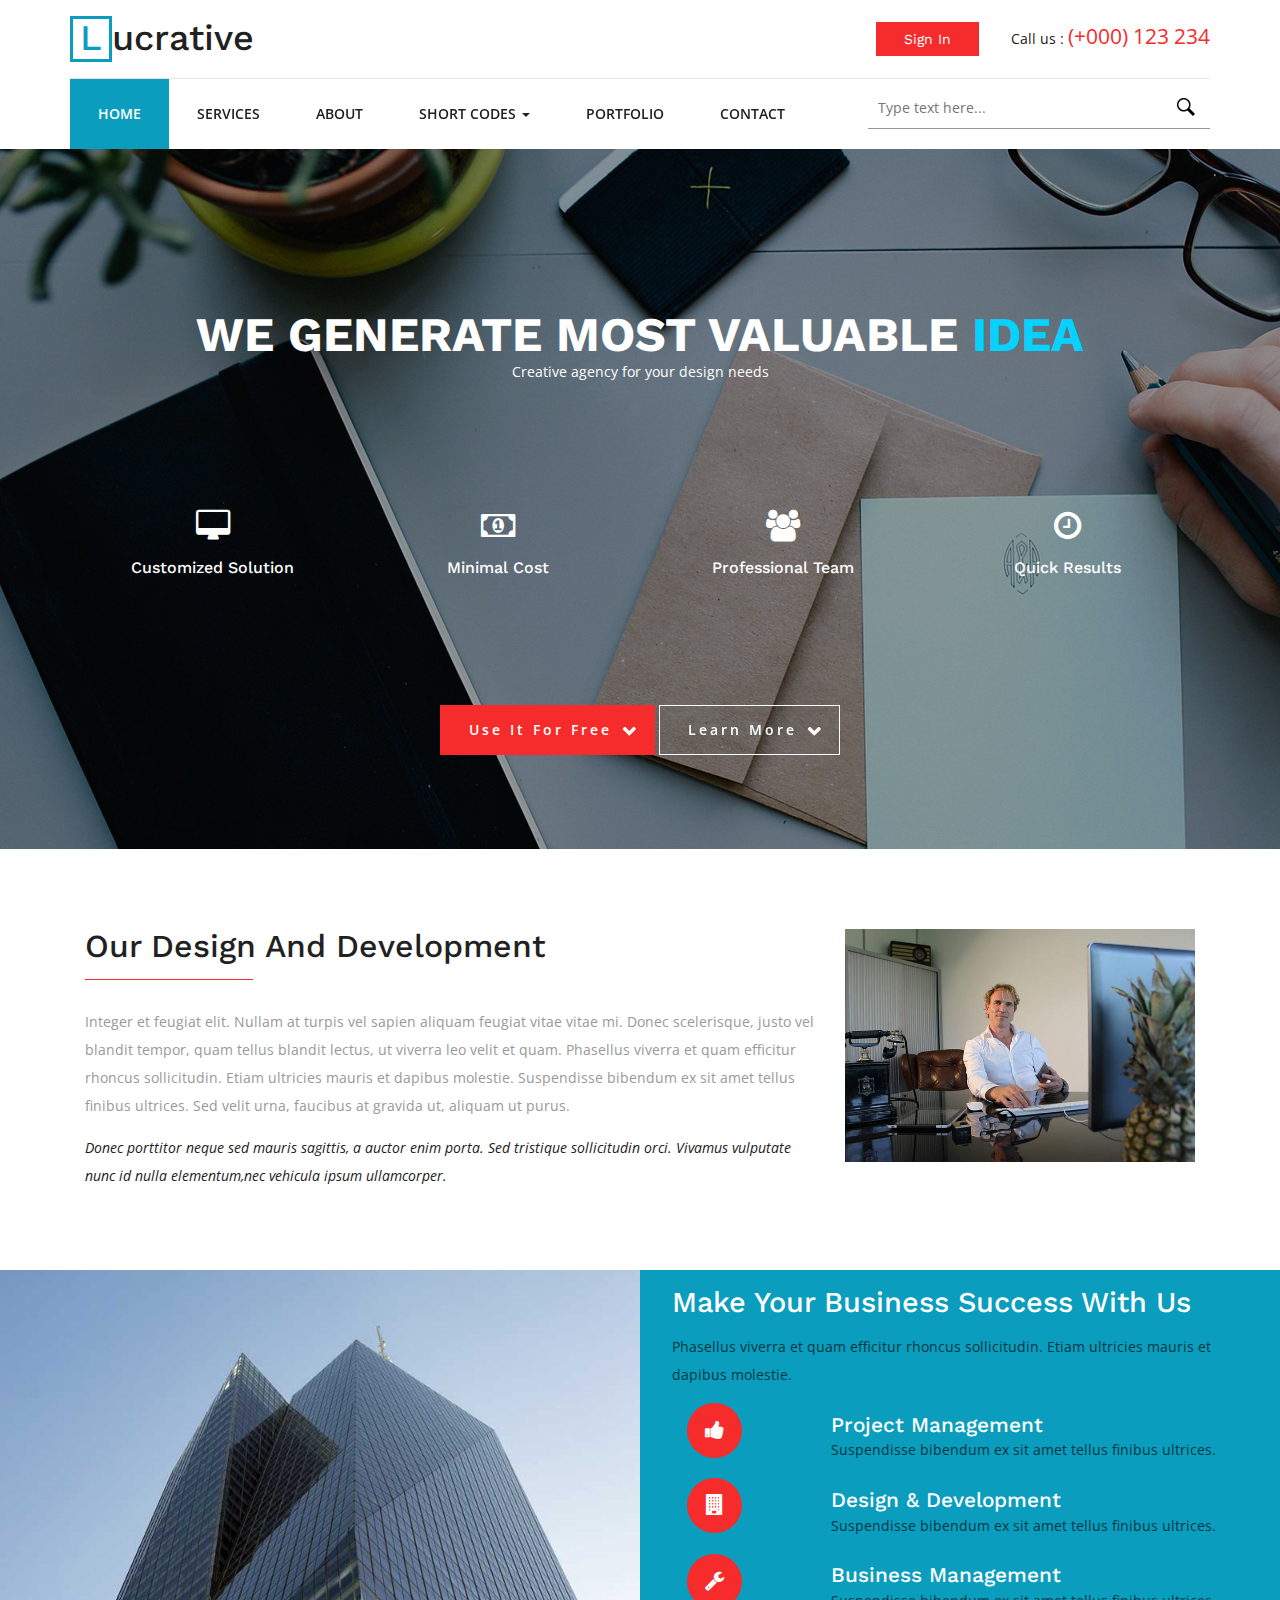
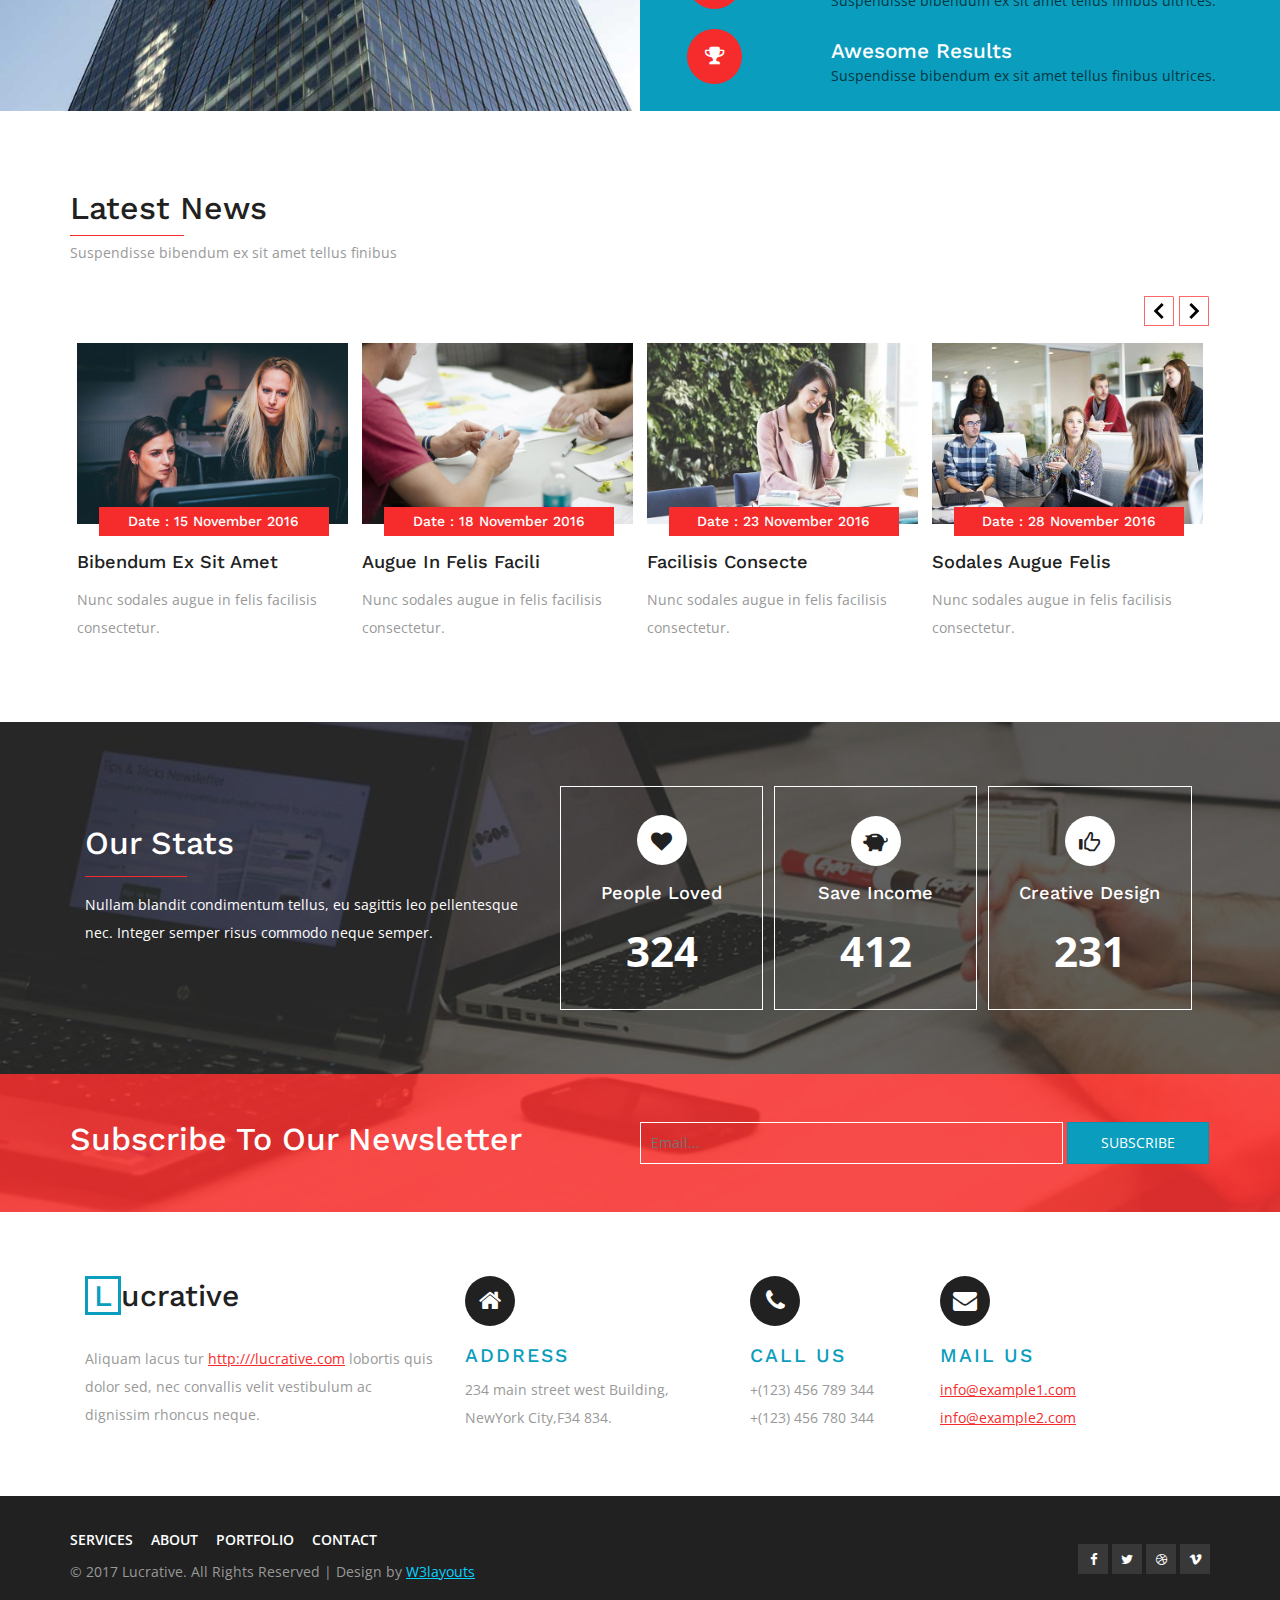
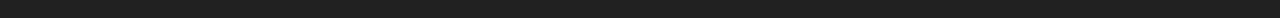
<file: index.html>
<!--
author: W3layouts
author URL: http://w3layouts.com
License: Creative Commons Attribution 3.0 Unported
License URL: http://creativecommons.org/licenses/by/3.0/
-->
<!DOCTYPE html>
<html lang="en">
<head>
<title>Lucrative a Corporate Business Category Flat Bootstrap Responsive Website Template | Home :: w3layouts</title>
<!-- for-mobile-apps -->
<meta name="viewport" content="width=device-width, initial-scale=1">
<meta http-equiv="Content-Type" content="text/html; charset=utf-8" />
<meta name="keywords" content="Lucrative Responsive web template, Bootstrap Web Templates, Flat Web Templates, Android Compatible web template, 
Smartphone Compatible web template, free webdesigns for Nokia, Samsung, LG, SonyEricsson, Motorola web design" />
<script type="application/x-javascript"> addEventListener("load", function() { setTimeout(hideURLbar, 0); }, false);
		function hideURLbar(){ window.scrollTo(0,1); } </script>
<!-- //for-mobile-apps -->
<link href="css/bootstrap.css" rel="stylesheet" type="text/css" media="all" />
<link href="css/style.css" rel="stylesheet" type="text/css" media="all" />
<!-- js -->
<script type="text/javascript" src="js/jquery-2.1.4.min.js"></script>
<!-- //js -->
<!-- pop-up-box -->
<link href="css/popuo-box.css" rel="stylesheet" type="text/css" media="all" />
<!-- //pop-up-box -->
<!-- font-awesome icons -->
<link href="css/font-awesome.css" rel="stylesheet"> 
<!-- //font-awesome icons -->
<link href="//fonts.googleapis.com/css?family=Work+Sans:100,200,300,400,500,600,700,800,900&amp;subset=latin-ext" rel="stylesheet">
<link href='//fonts.googleapis.com/css?family=Open+Sans:400,300,300italic,400italic,600,600italic,700,700italic,800,800italic' rel='stylesheet' type='text/css'>
</head>
	
<body>
<!-- header -->
	<div class="header">
		<div class="container">
			<div class="agile_header_grid">
				<div class="w3_agile_logo">
					<h1><a href="index.html"><span>L</span>ucrative</a></h1>
				</div>
				<div class="agileits_w3layouts_sign_in">
					<ul>
						<li><a href="#small-dialog" class="play-icon popup-with-zoom-anim">Sign In</a></li>
						<li>Call us : <span>(+000) 123 234</span></li>
					</ul>
				</div>
				<div class="clearfix"> </div>
			</div>
			<div class="w3_agileits_nav">
				<nav class="navbar navbar-default">
					<div class="navbar-header navbar-left">
						<button type="button" class="navbar-toggle collapsed" data-toggle="collapse" data-target="#bs-example-navbar-collapse-1">
							<span class="sr-only">Toggle navigation</span>
							<span class="icon-bar"></span>
							<span class="icon-bar"></span>
							<span class="icon-bar"></span>
						</button>
					</div>
					<!-- Collect the nav links, forms, and other content for toggling -->
					<div class="collapse navbar-collapse navbar-right" id="bs-example-navbar-collapse-1">
						<nav>
							<ul class="nav navbar-nav">
								<li class="active"><a href="index.html">Home</a></li>
								<li><a href="services.html" class="hvr-sweep-to-bottom">Services</a></li>
								<li><a href="about.html" class="hvr-sweep-to-bottom">About</a></li>
								<li class="dropdown">
									<a href="#" class="dropdown-toggle hvr-sweep-to-bottom" data-toggle="dropdown">Short Codes <b class="caret"></b></a>
									<ul class="dropdown-menu agile_short_dropdown">
										<li><a href="icons.html">Web Icons</a></li>
										<li><a href="typography.html">Typography</a></li>
									</ul>
								</li>
								<li><a href="portfolio.html" class="hvr-sweep-to-bottom">Portfolio</a></li>
								<li><a href="contact.html" class="hvr-sweep-to-bottom">Contact</a></li>
							</ul>
							<div class="agileinfo_search">
								<form action="#" method="post">
									<input type="text" name="Search" placeholder="Type text here..." required="">
									<input type="submit" value=" ">
								</form>
							</div>
						</nav>
					</div>
				</nav>	
			</div>
		</div>
	</div>
<!-- //header -->
<!-- pop-up-box -->
	<div id="small-dialog" class="mfp-hide w3ls_small_dialog wthree_pop">
		<h3 class="agileinfo_sign">Sign In</h3>	
		<div class="agileits_signin_form">
			<form action="#" method="post">
				<input type="email" name="email" placeholder="Your Email" required="">
				<input type="password" name="password" placeholder="Password" required="">
				<div class="agile_remember">
					<div class="agile_remember_left">
						<div class="check">
							<label class="checkbox"><input type="checkbox" name="checkbox"><i> </i>remember me</label>
						</div>
					</div>
					<div class="agile_remember_right">
						<a href="#">Forgot Password?</a>
					</div>
					<div class="clearfix"> </div>
				</div>
				<input type="submit" value="SIGN IN">
				<p>Don't have an account <a href="#small-dialog1" class="play-icon popup-with-zoom-anim">Sign Up</a></p>
				<div class="w3agile_social_icons">
					<ul>
						<li class="wthree_follow">Follow us on :</li>
						<li><a href="#" class="w3_agile_facebook"><i class="fa fa-facebook" aria-hidden="true"></i></a></li>
						<li><a href="#" class="agile_twitter"><i class="fa fa-twitter" aria-hidden="true"></i></a></li>
						<li><a href="#" class="w3_agile_dribble"><i class="fa fa-dribbble" aria-hidden="true"></i></a></li>
					</ul>	
				</div>
			</form>
		</div>
	</div>
	<div id="small-dialog1" class="mfp-hide w3ls_small_dialog wthree_pop">
		<h3 class="agileinfo_sign">Sign Up</h3>	
		<div class="agileits_signin_form">
			<form action="#" method="post">
				<input type="text" name="name" placeholder="First Name" required="">
				<input type="text" name="name" placeholder="Last Name" required="">
				<input type="email" name="email" placeholder="Your Email" required="">
				<input type="password" name="password" placeholder="Password" required="">
				<input type="password" name="password" placeholder="Confirm Password" required="">
				<input type="submit" value="SIGN UP">
				<p>Already a member <a href="#small-dialog" class="play-icon popup-with-zoom-anim">Sign In</a></p>
				<div class="w3agile_social_icons">
					<ul>
						<li class="wthree_follow">Follow us on :</li>
						<li><a href="#" class="w3_agile_facebook"><i class="fa fa-facebook" aria-hidden="true"></i></a></li>
						<li><a href="#" class="agile_twitter"><i class="fa fa-twitter" aria-hidden="true"></i></a></li>
						<li><a href="#" class="w3_agile_dribble"><i class="fa fa-dribbble" aria-hidden="true"></i></a></li>
					</ul>	
				</div>
			</form>
		</div>
	</div>
<!-- //pop-up-box -->	
<script src="js/jquery.magnific-popup.js" type="text/javascript"></script>
<script>
	$(document).ready(function() {
	$('.popup-with-zoom-anim').magnificPopup({
		type: 'inline',
		fixedContentPos: false,
		fixedBgPos: true,
		overflowY: 'auto',
		closeBtnInside: true,
		preloader: false,
		midClick: true,
		removalDelay: 300,
		mainClass: 'my-mfp-zoom-in'
	});
																	
	});
</script>
<!-- banner -->	
	<div class="banner">
		<div class="container">
			<h2>we generate most valuable <span>idea</span></h2>
			<p>Creative agency for your design needs</p>
			<div class="wthree_banner_grids">
				<div class="col-md-3 wthree_banner_grid">
					<i class="fa fa-desktop" aria-hidden="true"></i>
					<h4>customized solution</h4>
				</div>
				<div class="col-md-3 wthree_banner_grid">
					<i class="fa fa-money" aria-hidden="true"></i>
					<h4>Minimal Cost</h4>
				</div>
				<div class="col-md-3 wthree_banner_grid">
					<i class="fa fa-users" aria-hidden="true"></i>
					<h4>professional team</h4>
				</div>
				<div class="col-md-3 wthree_banner_grid">
					<i class="fa fa-clock-o" aria-hidden="true"></i>
					<h4>Quick Results</h4>
				</div>
				<div class="clearfix"> </div>
			</div>
			<div class="agileits_more">
				<ul>
					<li><a href="#" class="w3ls_banner_more hvr-icon-hang">Use it for free</a></li>
					<li><a href="#" class="hvr-icon-hang" data-toggle="modal" data-target="#myModal">Learn More</a></li>
				</ul>
			</div>
		</div>
	</div>
<!-- //banner -->
<!-- bootstrap-pop-up -->
	<div class="modal video-modal fade" id="myModal" tabindex="-1" role="dialog" aria-labelledby="myModal">
		<div class="modal-dialog" role="document">
			<div class="modal-content">
				<div class="modal-header">
					Lucrative
					<button type="button" class="close" data-dismiss="modal" aria-label="Close"><span aria-hidden="true">&times;</span></button>						
				</div>
				<section>
					<div class="modal-body">
						<img src="images/banner.jpg" alt=" " class="img-responsive" />
						<p>Ut enim ad minima veniam, quis nostrum 
							exercitationem ullam corporis suscipit laboriosam, 
							nisi ut aliquid ex ea commodi consequatur? Quis autem 
							vel eum iure reprehenderit qui in ea voluptate velit 
							esse quam nihil molestiae consequatur, vel illum qui 
							dolorem eum fugiat quo voluptas nulla pariatur.
							<i>" Quis autem vel eum iure reprehenderit qui in ea voluptate velit 
								esse quam nihil molestiae consequatur.</i></p>
					</div>
				</section>
			</div>
		</div>
	</div>
<!-- //bootstrap-pop-up -->
<!-- banner-bottom -->
	<div class="banner-bottom">
		<div class="container">
			<div class="col-md-8 w3l_banner_bottom_left">
				<h3>Our Design and development</h3>
				<p>Integer et feugiat elit. Nullam at turpis vel sapien aliquam feugiat vitae vitae mi. 
					Donec scelerisque, justo vel blandit tempor, quam tellus blandit lectus, ut viverra leo 
					velit et quam. Phasellus viverra et quam efficitur rhoncus sollicitudin.
					Etiam ultricies mauris et dapibus molestie. Suspendisse bibendum ex sit amet 
					tellus finibus ultrices. Sed velit urna, faucibus at gravida ut, aliquam ut purus.
					<span>Donec porttitor neque sed mauris sagittis, a auctor enim porta. 
						Sed tristique sollicitudin orci. Vivamus vulputate nunc id nulla elementum,nec vehicula ipsum ullamcorper.</span></p>
			</div>
			<div class="col-md-4 w3l_banner_bottom_right">
				<img src="images/1.jpg" alt=" " class="img-responsive" />
			</div>
			<div class="clearfix"></div>
		</div>
	</div>
<!-- //banner-bottom -->
<!-- two-grids -->
	<div class="two-grids">
		<div class="col-md-6 w3_two_grid_left">
			<img src="images/2.jpg" alt=" " class="img-responsive" />
		</div>
		<div class="col-md-6 w3_two_grid_right">
			<h3>make your business success with us</h3>
			<p class="w3layouts_dummy_para">Phasellus viverra et quam efficitur rhoncus sollicitudin.
				Etiam ultricies mauris et dapibus molestie.</p>
			<div class="w3_two_grid_right1">
				<div class="col-xs-3 w3_two_grid_right_grid">
					<div class="w3_two_grid_right_grid1">
						<i class="fa fa-thumbs-up" aria-hidden="true"></i>
					</div>
				</div>
				<div class="col-xs-9 w3_two_grid_right_gridr">
					<h4>Project Management</h4>
					<p>Suspendisse bibendum ex sit amet tellus finibus ultrices.</p>
				</div>
				<div class="clearfix"> </div>
			</div>
			<div class="w3_two_grid_right1">
				<div class="col-xs-3 w3_two_grid_right_grid">
					<div class="w3_two_grid_right_grid1">
						<i class="fa fa-building" aria-hidden="true"></i>
					</div>
				</div>
				<div class="col-xs-9 w3_two_grid_right_gridr">
					<h4>Design & Development</h4>
					<p>Suspendisse bibendum ex sit amet tellus finibus ultrices.</p>
				</div>
				<div class="clearfix"> </div>
			</div>
			<div class="w3_two_grid_right1">
				<div class="col-xs-3 w3_two_grid_right_grid">
					<div class="w3_two_grid_right_grid1">
						<i class="fa fa-wrench" aria-hidden="true"></i>
					</div>
				</div>
				<div class="col-xs-9 w3_two_grid_right_gridr">
					<h4>Business Management</h4>
					<p>Suspendisse bibendum ex sit amet tellus finibus ultrices.</p>
				</div>
				<div class="clearfix"> </div>
			</div>
			<div class="w3_two_grid_right1">
				<div class="col-xs-3 w3_two_grid_right_grid">
					<div class="w3_two_grid_right_grid1">
						<i class="fa fa-trophy" aria-hidden="true"></i>
					</div>
				</div>
				<div class="col-xs-9 w3_two_grid_right_gridr">
					<h4>Awesome Results</h4>
					<p>Suspendisse bibendum ex sit amet tellus finibus ultrices.</p>
				</div>
				<div class="clearfix"> </div>
			</div>
		</div>
		<div class="clearfix"> </div>
	</div>
<!-- //two-grids -->
<!-- news -->
	<div class="news">
		<div class="container">
			<h3 class="agile_head">Latest News</h3>
			<p class="w3_agile_para">Suspendisse bibendum ex sit amet tellus finibus</p>
			<div class="agileits_w3layouts_news_grids">
				<ul id="flexiselDemo1">	
					<li>
						<div class="agileits_w3layouts_news_grid">
							<div class="w3_agileits_news_grid">
								<img src="images/3.jpg" alt=" " class="img-responsive" />
								<div class="w3_agileits_news_grid_pos">
									<h4>Date : 15 November 2016</h4>
								</div>
							</div>
							<h5><a href="#" data-toggle="modal" data-target="#myModal">bibendum ex sit amet</a></h5>
							<p>Nunc sodales augue in felis facilisis consectetur.</p>
						</div>
					</li>
					<li>
						<div class="agileits_w3layouts_news_grid">
							<div class="w3_agileits_news_grid">
								<img src="images/4.jpg" alt=" " class="img-responsive" />
								<div class="w3_agileits_news_grid_pos">
									<h4>Date : 18 November 2016</h4>
								</div>
							</div>
							<h5><a href="#" data-toggle="modal" data-target="#myModal">augue in felis facili</a></h5>
							<p>Nunc sodales augue in felis facilisis consectetur.</p>
						</div>
					</li>
					<li>
						<div class="agileits_w3layouts_news_grid">
							<div class="w3_agileits_news_grid">
								<img src="images/5.jpg" alt=" " class="img-responsive" />
								<div class="w3_agileits_news_grid_pos">
									<h4>Date : 23 November 2016</h4>
								</div>
							</div>
							<h5><a href="#" data-toggle="modal" data-target="#myModal">facilisis consecte</a></h5>
							<p>Nunc sodales augue in felis facilisis consectetur.</p>
						</div>
					</li>
					<li>
						<div class="agileits_w3layouts_news_grid">
							<div class="w3_agileits_news_grid">
								<img src="images/6.jpg" alt=" " class="img-responsive" />
								<div class="w3_agileits_news_grid_pos">
									<h4>Date : 28 November 2016</h4>
								</div>
							</div>
							<h5><a href="#" data-toggle="modal" data-target="#myModal">sodales augue felis</a></h5>
							<p>Nunc sodales augue in felis facilisis consectetur.</p>
						</div>
					</li>
					<li>
						<div class="agileits_w3layouts_news_grid">
							<div class="w3_agileits_news_grid">
								<img src="images/1.jpg" alt=" " class="img-responsive" />
								<div class="w3_agileits_news_grid_pos">
									<h4>Date : 30 November 2016</h4>
								</div>
							</div>
							<h5><a href="#" data-toggle="modal" data-target="#myModal">augue in felis felis</a></h5>
							<p>Nunc sodales augue in felis facilisis consectetur.</p>
						</div>
					</li>
				</ul>
				<script type="text/javascript">
						$(window).load(function() {
							$("#flexiselDemo1").flexisel({
								visibleItems: 4,
								animationSpeed: 1000,
								autoPlay: true,
								autoPlaySpeed: 3000,    		
								pauseOnHover: true,
								enableResponsiveBreakpoints: true,
								responsiveBreakpoints: { 
									portrait: { 
										changePoint:480,
										visibleItems: 1
									}, 
									landscape: { 
										changePoint:640,
										visibleItems:2
									},
									tablet: { 
										changePoint:768,
										visibleItems: 3
									}
								}
							});
							
						});
				</script>
				<script type="text/javascript" src="js/jquery.flexisel.js"></script>
			</div>
		</div>
	</div>
<!-- //news -->
<!-- stats -->
	<div class="stats">
		<div class="wthree_stat">
			<div class="container">
				<div class="col-md-5 wthree_stat_left">
					<h3>Our Stats</h3>
					<p>Nullam blandit condimentum tellus, eu sagittis leo pellentesque nec. 
						Integer semper risus commodo neque semper.</p>
				</div>
				<div class="col-md-7 wthree_stat_right">
					<ul>
						<li>
							<div class="wthree_stat_right1">
								<i class="fa fa-heart" aria-hidden="true"></i>
								<h4>People Loved</h4>
								<p class="counter">324</p> 
							</div>
						</li>
						<li>
							<div class="wthree_stat_right1">
								<i class="glyphicon glyphicon-piggy-bank" aria-hidden="true"></i>
								<h4>Save Income</h4>
								<p class="counter">412</p> 
							</div>
						</li>
						<li>
							<div class="wthree_stat_right1">
								<i class="glyphicon glyphicon-thumbs-up" aria-hidden="true"></i>
								<h4>Creative Design</h4>
								<p class="counter">231</p> 
							</div>
						</li>
					</ul>
				</div>
				<div class="clearfix"> </div>
			</div>
		</div>
		<div class="w3layouts_newsletter">
			<div class="container">
				<div class="w3layouts_newsletter_left">
					<h3>Subscribe to our newsletter</h3>
				</div>
				<div class="w3layouts_newsletter_right">
					<form action="#" method="post">
						<input type="email" name="Email" placeholder="Email..." required="">
						<input type="submit" value="Subscribe">
					</form>
				</div>
				<div class="clearfix"> </div>
			</div>
		</div>
	</div>
<!-- //stats -->
<!-- stats -->
	<script src="js/waypoints.min.js"></script> 
	<script src="js/counterup.min.js"></script> 
	<script>
		jQuery(document).ready(function( $ ) {
			$('.counter').counterUp({
				delay: 20,
				time: 1000
			});
		});
	</script>
<!-- stats -->
<!-- footer -->
	<div class="footer">
		<div class="container">
			<div class="w3_footer_grids">
				<div class="col-md-4 w3_footer_grid">
					<h2><a href="index.html"><span>L</span>ucrative</a></h2>
					<p>Aliquam lacus tur <a href="#">http:///lucrative.com</a> lobortis quis dolor sed, 
						nec convallis velit vestibulum ac dignissim rhoncus neque.</p>
				</div>
				<div class="col-md-3 w3_footer_grid">
					<div class="w3l_footer_grid">
						<i class="fa fa-home" aria-hidden="true"></i>
					</div>
					<h4>Address</h4>
					<p>234 main street west Building, NewYork City,F34 834.</p>
				</div>
				<div class="col-md-2 w3_footer_grid">
					<div class="w3l_footer_grid">
						<i class="fa fa-phone" aria-hidden="true"></i>
					</div>
					<h4>Call Us</h4>
					<p>+(123) 456 789 344 <span>+(123) 456 780 344</span></p>
				</div>
				<div class="col-md-3 w3_footer_grid">
					<div class="w3l_footer_grid">
						<i class="fa fa-envelope" aria-hidden="true"></i>
					</div>
					<h4>Mail Us</h4>
					<p><a href="mailto:info@example.com">info@example1.com</a>
						<span><a href="mailto:info@example.com">info@example2.com</a></span></p>
				</div>
				<div class="clearfix"> </div>
			</div>
		</div>
	</div>
	<div class="copyright">
		<div class="container">
			<div class="w3ls_copyright_left">
				<ul>
					<li><a href="services.html">Services</a></li>
					<li><a href="about.html">About</a></li>
					<li><a href="portfolio.html">Portfolio</a></li>
					<li><a href="contact.html">Contact</a></li>
				</ul>
				<p>© 2017 Lucrative. All Rights Reserved | Design by <a href="https://w3layouts.com/">W3layouts</a></p>
			</div>
			<div class="w3ls_copyright_right">
				<ul>
					<li><a href="#" class="w3_agile_facebook"><i class="fa fa-facebook" aria-hidden="true"></i></a></li>
					<li><a href="#" class="agile_twitter"><i class="fa fa-twitter" aria-hidden="true"></i></a></li>
					<li><a href="#" class="w3_agile_dribble"><i class="fa fa-dribbble" aria-hidden="true"></i></a></li>
					<li><a href="#" class="w3_agile_vimeo"><i class="fa fa-vimeo" aria-hidden="true"></i></a></li>
				</ul>
			</div>
			<div class="clearfix"> </div>
		</div>
	</div>
<!-- //footer -->
<!-- start-smoth-scrolling -->
<script type="text/javascript" src="js/move-top.js"></script>
<script type="text/javascript" src="js/easing.js"></script>
<script type="text/javascript">
	jQuery(document).ready(function($) {
		$(".scroll").click(function(event){		
			event.preventDefault();
			$('html,body').animate({scrollTop:$(this.hash).offset().top},1000);
		});
	});
</script>
<!-- start-smoth-scrolling -->
<!-- for bootstrap working -->
	<script src="js/bootstrap.js"></script>
<!-- //for bootstrap working -->
<!-- here stars scrolling icon -->
	<script type="text/javascript">
		$(document).ready(function() {
			/*
				var defaults = {
				containerID: 'toTop', // fading element id
				containerHoverID: 'toTopHover', // fading element hover id
				scrollSpeed: 1200,
				easingType: 'linear' 
				};
			*/
								
			$().UItoTop({ easingType: 'easeOutQuart' });
								
			});
	</script>
<!-- //here ends scrolling icon -->
</body>
</html>
</file>
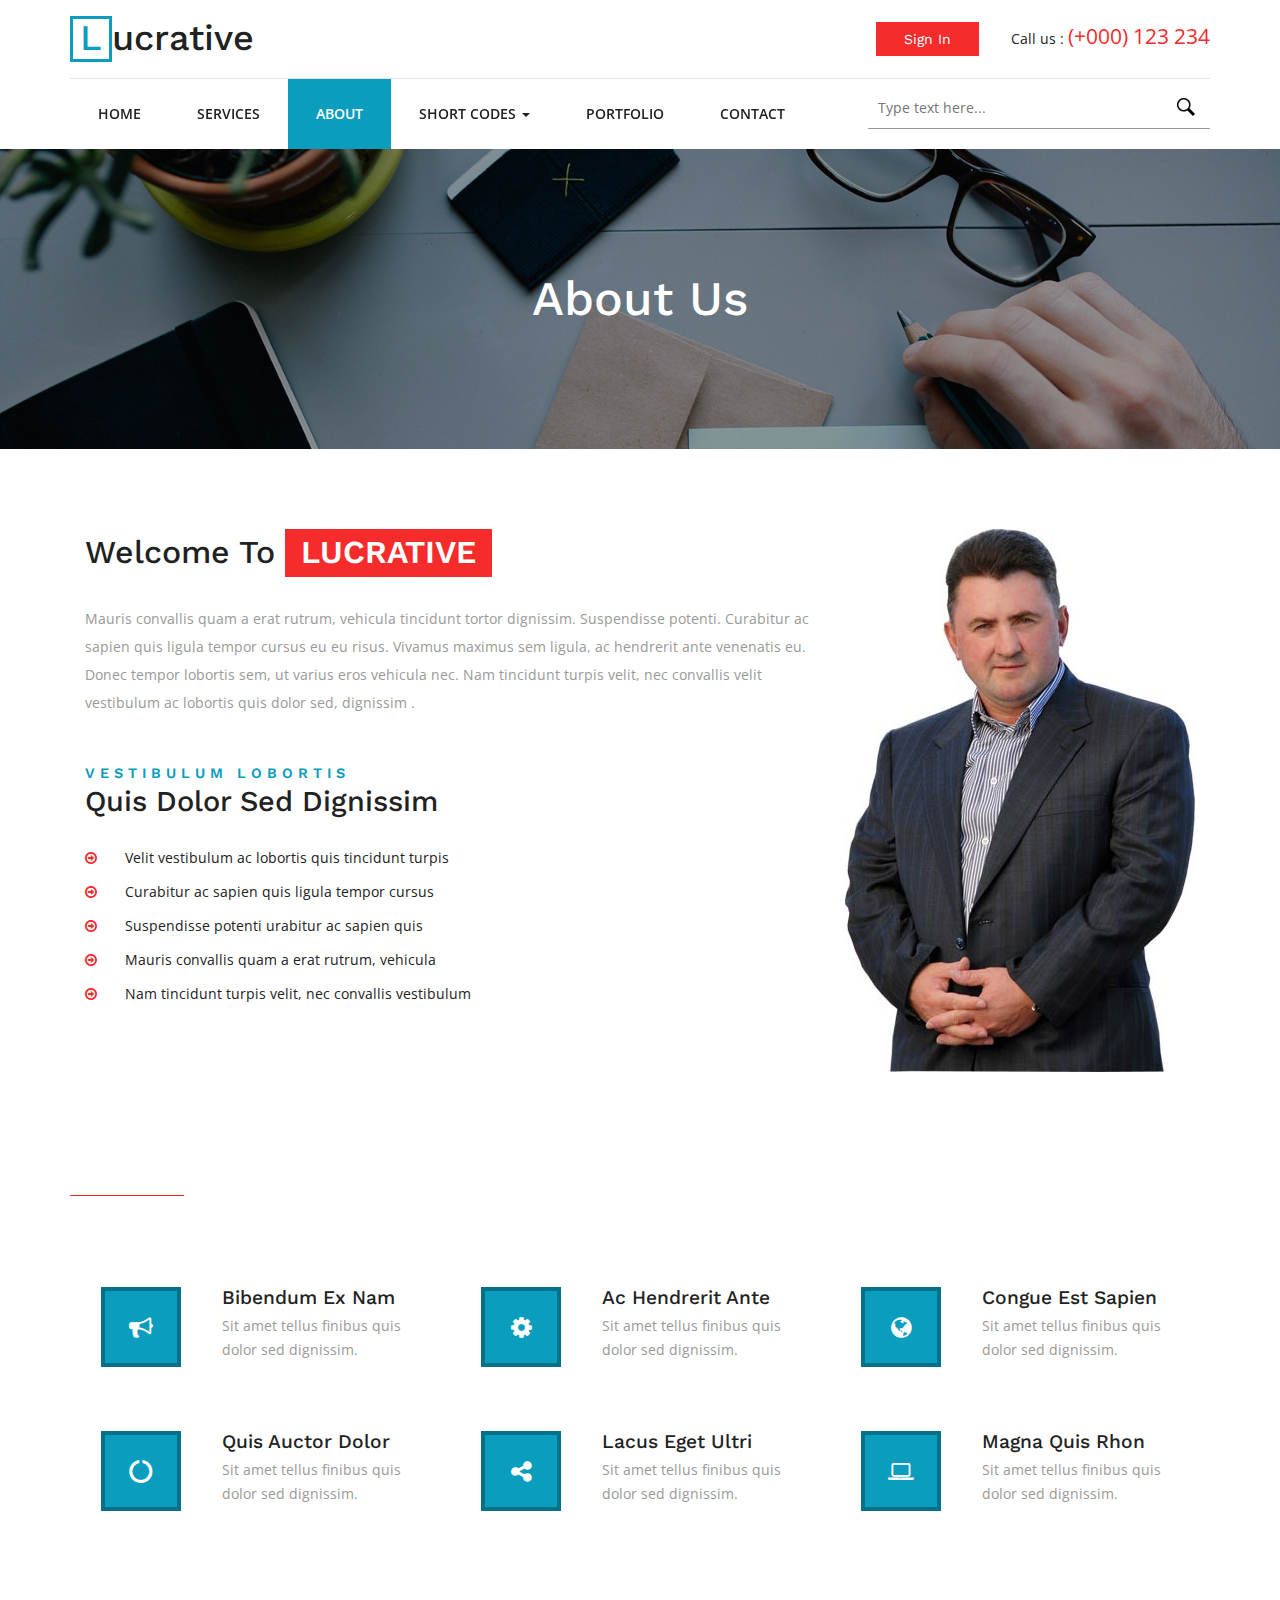
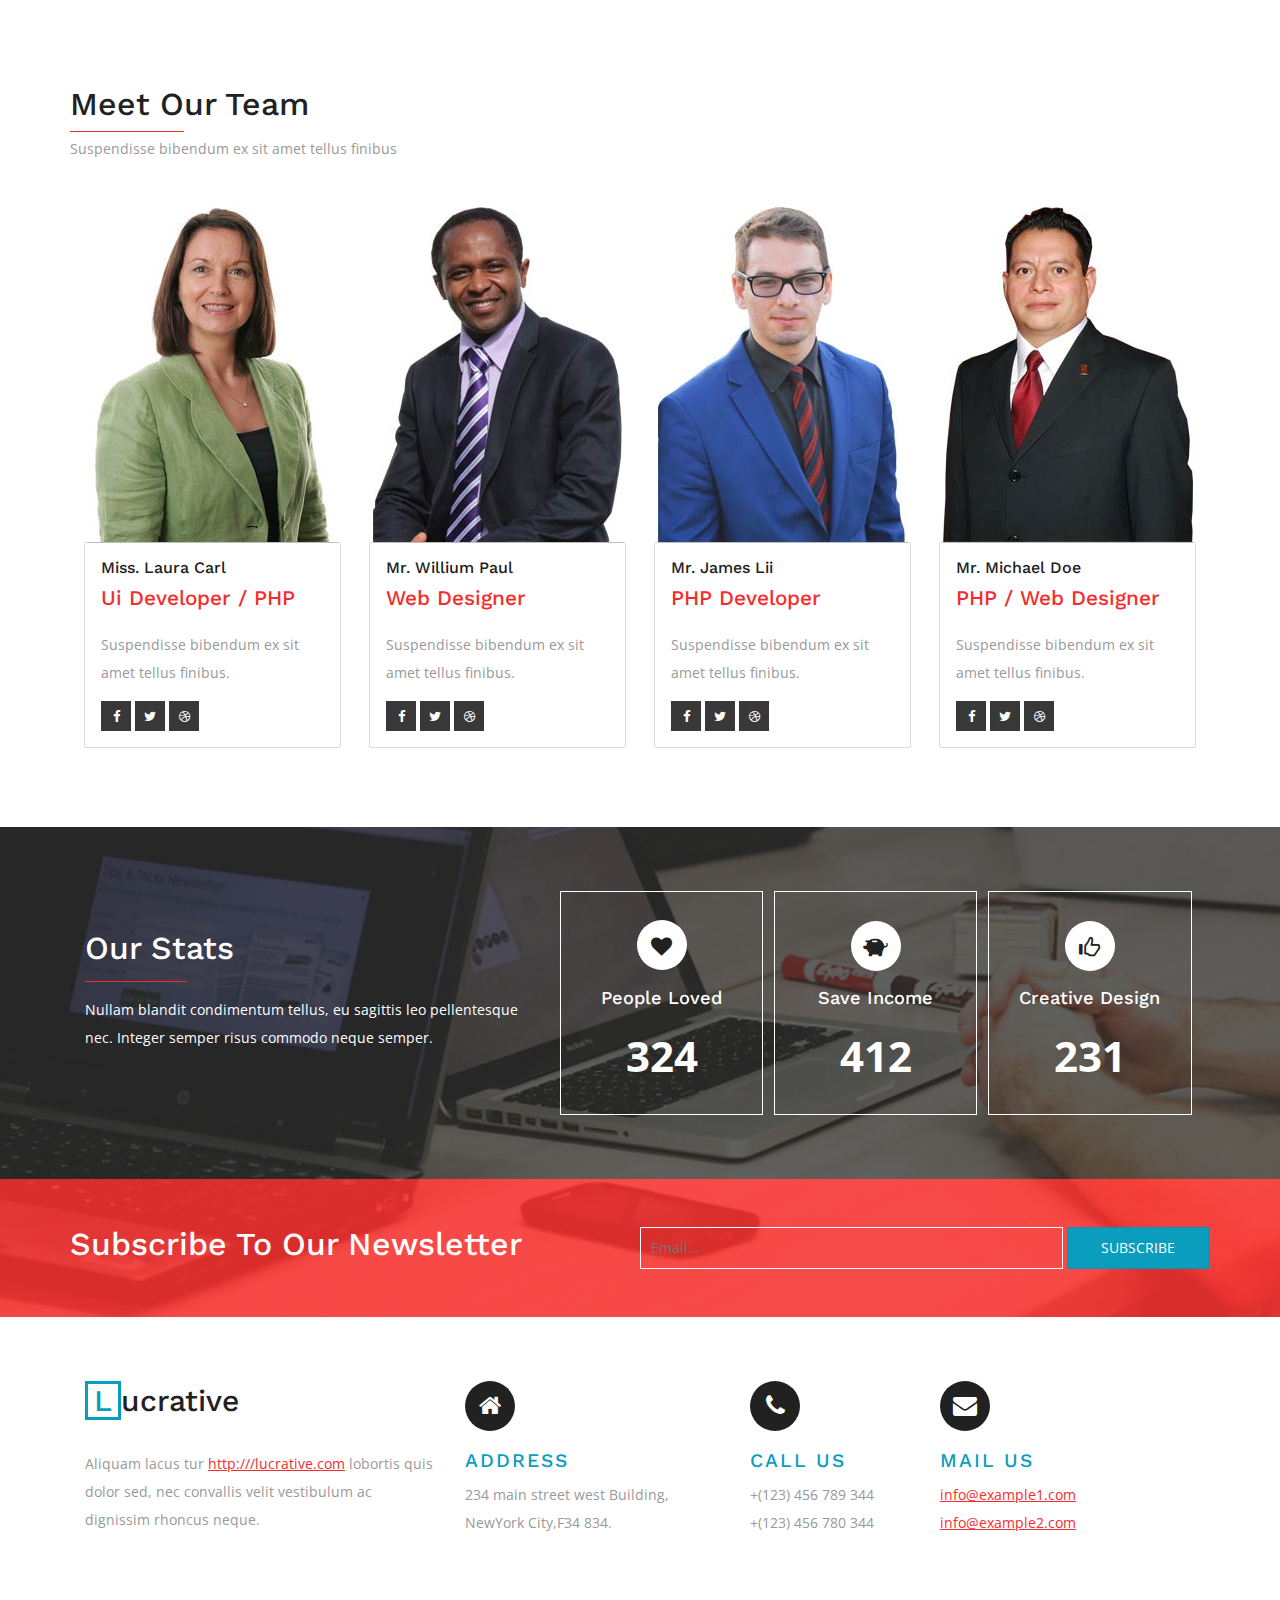
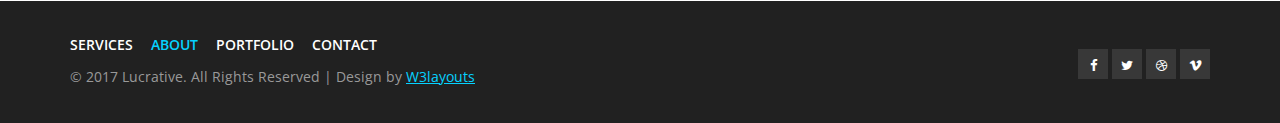
<file: about.html>
<!--
author: W3layouts
author URL: http://w3layouts.com
License: Creative Commons Attribution 3.0 Unported
License URL: http://creativecommons.org/licenses/by/3.0/
-->
<!DOCTYPE html>
<html lang="en">
<head>
<title>Lucrative a Corporate Business Category Flat Bootstrap Responsive Website Template | About :: w3layouts</title>
<!-- for-mobile-apps -->
<meta name="viewport" content="width=device-width, initial-scale=1">
<meta http-equiv="Content-Type" content="text/html; charset=utf-8" />
<meta name="keywords" content="Lucrative Responsive web template, Bootstrap Web Templates, Flat Web Templates, Android Compatible web template, 
Smartphone Compatible web template, free webdesigns for Nokia, Samsung, LG, SonyEricsson, Motorola web design" />
<script type="application/x-javascript"> addEventListener("load", function() { setTimeout(hideURLbar, 0); }, false);
		function hideURLbar(){ window.scrollTo(0,1); } </script>
<!-- //for-mobile-apps -->
<link href="css/bootstrap.css" rel="stylesheet" type="text/css" media="all" />
<link href="css/style.css" rel="stylesheet" type="text/css" media="all" />
<!-- js -->
<script type="text/javascript" src="js/jquery-2.1.4.min.js"></script>
<!-- //js -->
<!-- pop-up-box -->
<link href="css/popuo-box.css" rel="stylesheet" type="text/css" media="all" />
<!-- //pop-up-box -->
<!-- font-awesome icons -->
<link href="css/font-awesome.css" rel="stylesheet"> 
<!-- //font-awesome icons -->
<link href="//fonts.googleapis.com/css?family=Work+Sans:100,200,300,400,500,600,700,800,900&amp;subset=latin-ext" rel="stylesheet">
<link href='//fonts.googleapis.com/css?family=Open+Sans:400,300,300italic,400italic,600,600italic,700,700italic,800,800italic' rel='stylesheet' type='text/css'>
</head>
	
<body>
<!-- header -->
	<div class="header">
		<div class="container">
			<div class="agile_header_grid">
				<div class="w3_agile_logo">
					<h1><a href="index.html"><span>L</span>ucrative</a></h1>
				</div>
				<div class="agileits_w3layouts_sign_in">
					<ul>
						<li><a href="#small-dialog" class="play-icon popup-with-zoom-anim">Sign In</a></li>
						<li>Call us : <span>(+000) 123 234</span></li>
					</ul>
				</div>
				<div class="clearfix"> </div>
			</div>
			<div class="w3_agileits_nav">
				<nav class="navbar navbar-default">
					<div class="navbar-header navbar-left">
						<button type="button" class="navbar-toggle collapsed" data-toggle="collapse" data-target="#bs-example-navbar-collapse-1">
							<span class="sr-only">Toggle navigation</span>
							<span class="icon-bar"></span>
							<span class="icon-bar"></span>
							<span class="icon-bar"></span>
						</button>
					</div>
					<!-- Collect the nav links, forms, and other content for toggling -->
					<div class="collapse navbar-collapse navbar-right" id="bs-example-navbar-collapse-1">
						<nav>
							<ul class="nav navbar-nav">
								<li><a href="index.html" class="hvr-sweep-to-bottom">Home</a></li>
								<li><a href="services.html" class="hvr-sweep-to-bottom">Services</a></li>
								<li class="active"><a href="about.html">About</a></li>
								<li class="dropdown">
									<a href="#" class="dropdown-toggle hvr-sweep-to-bottom" data-toggle="dropdown">Short Codes <b class="caret"></b></a>
									<ul class="dropdown-menu agile_short_dropdown">
										<li><a href="icons.html">Web Icons</a></li>
										<li><a href="typography.html">Typography</a></li>
									</ul>
								</li>
								<li><a href="portfolio.html" class="hvr-sweep-to-bottom">Portfolio</a></li>
								<li><a href="contact.html" class="hvr-sweep-to-bottom">Contact</a></li>
							</ul>
							<div class="agileinfo_search">
								<form action="#" method="post">
									<input type="text" name="Search" placeholder="Type text here..." required="">
									<input type="submit" value=" ">
								</form>
							</div>
						</nav>
					</div>
				</nav>	
			</div>
		</div>
	</div>
<!-- //header -->
<!-- pop-up-box -->
	<div id="small-dialog" class="mfp-hide w3ls_small_dialog wthree_pop">
		<h3 class="agileinfo_sign">Sign In</h3>	
		<div class="agileits_signin_form">
			<form action="#" method="post">
				<input type="email" name="email" placeholder="Your Email" required="">
				<input type="password" name="password" placeholder="Password" required="">
				<div class="agile_remember">
					<div class="agile_remember_left">
						<div class="check">
							<label class="checkbox"><input type="checkbox" name="checkbox"><i> </i>remember me</label>
						</div>
					</div>
					<div class="agile_remember_right">
						<a href="#">Forgot Password?</a>
					</div>
					<div class="clearfix"> </div>
				</div>
				<input type="submit" value="SIGN IN">
				<p>Don't have an account <a href="#small-dialog1" class="play-icon popup-with-zoom-anim">Sign Up</a></p>
				<div class="w3agile_social_icons">
					<ul>
						<li class="wthree_follow">Follow us on :</li>
						<li><a href="#" class="w3_agile_facebook"><i class="fa fa-facebook" aria-hidden="true"></i></a></li>
						<li><a href="#" class="agile_twitter"><i class="fa fa-twitter" aria-hidden="true"></i></a></li>
						<li><a href="#" class="w3_agile_dribble"><i class="fa fa-dribbble" aria-hidden="true"></i></a></li>
					</ul>	
				</div>
			</form>
		</div>
	</div>
	<div id="small-dialog1" class="mfp-hide w3ls_small_dialog wthree_pop">
		<h3 class="agileinfo_sign">Sign Up</h3>	
		<div class="agileits_signin_form">
			<form action="#" method="post">
				<input type="text" name="name" placeholder="First Name" required="">
				<input type="text" name="name" placeholder="Last Name" required="">
				<input type="email" name="email" placeholder="Your Email" required="">
				<input type="password" name="password" placeholder="Password" required="">
				<input type="password" name="password" placeholder="Confirm Password" required="">
				<input type="submit" value="SIGN UP">
				<p>Already a member <a href="#small-dialog" class="play-icon popup-with-zoom-anim">Sign In</a></p>
				<div class="w3agile_social_icons">
					<ul>
						<li class="wthree_follow">Follow us on :</li>
						<li><a href="#" class="w3_agile_facebook"><i class="fa fa-facebook" aria-hidden="true"></i></a></li>
						<li><a href="#" class="agile_twitter"><i class="fa fa-twitter" aria-hidden="true"></i></a></li>
						<li><a href="#" class="w3_agile_dribble"><i class="fa fa-dribbble" aria-hidden="true"></i></a></li>
					</ul>	
				</div>
			</form>
		</div>
	</div>
<!-- //pop-up-box -->	
<script src="js/jquery.magnific-popup.js" type="text/javascript"></script>
<script>
	$(document).ready(function() {
	$('.popup-with-zoom-anim').magnificPopup({
		type: 'inline',
		fixedContentPos: false,
		fixedBgPos: true,
		overflowY: 'auto',
		closeBtnInside: true,
		preloader: false,
		midClick: true,
		removalDelay: 300,
		mainClass: 'my-mfp-zoom-in'
	});
																	
	});
</script>
<!-- banner -->	
	<div class="banner1">
		<h3>About Us</h3>
	</div>
<!-- //banner -->		
<!-- about -->
	<div class="about">
		<div class="container">
			<div class="agileinfo_about_grids">
				<div class="col-md-8 agileinfo_about_grid_left">	
					<div class="wthree_about_grid">
						<h3>welcome to <span>lucrative</span></h3>
						<p>Mauris convallis quam a erat rutrum, vehicula tincidunt tortor dignissim. 
							Suspendisse potenti. Curabitur ac sapien quis ligula tempor cursus eu eu risus. 
							Vivamus maximus sem ligula, ac hendrerit ante venenatis eu. Donec tempor 
							lobortis sem, ut varius eros vehicula nec. Nam tincidunt turpis velit, 
							nec convallis velit vestibulum ac lobortis quis dolor sed, dignissim .</p>
						<h4><span>vestibulum lobortis</span> quis dolor sed dignissim</h4>
						<ul>
							<li><i class="fa fa-arrow-circle-o-right" aria-hidden="true"></i>Velit vestibulum ac lobortis quis tincidunt turpis</li>
							<li><i class="fa fa-arrow-circle-o-right" aria-hidden="true"></i>Curabitur ac sapien quis ligula tempor cursus</li>
							<li><i class="fa fa-arrow-circle-o-right" aria-hidden="true"></i>Suspendisse potenti urabitur ac sapien quis</li>
							<li><i class="fa fa-arrow-circle-o-right" aria-hidden="true"></i>Mauris convallis quam a erat rutrum, vehicula</li>
							<li><i class="fa fa-arrow-circle-o-right" aria-hidden="true"></i>Nam tincidunt turpis velit, nec convallis vestibulum</li>
						</ul>
					</div>
				</div>
				<div class="col-md-4 agileinfo_about_grid_right">
					<img src="images/9.jpg" alt=" " class="img-responsive" />
				</div>
				<div class="clearfix"> </div>
			</div>
		</div>
	</div>
<!-- about -->
<!-- features -->
	<div class="features">
		<div class="container">
			<h3 class="agile_head agile_head1">Our Features</h3>
			<p class="w3_agile_para w3_agile_para1">Suspendisse bibendum ex sit amet tellus finibus</p>
			<div class="w3_agileits_features_grids">
				<div class="col-md-4 w3_agileits_features_grid">
					<div class="agileits_w3layouts_features_grid">
						<div class="col-xs-4 agileits_w3layouts_features_gridl">
							<div class="agile_feature_grid">
								<i class="fa fa-bullhorn" aria-hidden="true"></i>
							</div>
						</div>
						<div class="col-xs-8 agileits_w3layouts_features_gridr">
							<h4>bibendum ex Nam</h4>
							<p>Sit amet tellus finibus quis dolor sed dignissim.</p>
						</div>
						<div class="clearfix"> </div>
					</div>
				</div>
				<div class="col-md-4 w3_agileits_features_grid">
					<div class="agileits_w3layouts_features_grid">
						<div class="col-xs-4 agileits_w3layouts_features_gridl">
							<div class="agile_feature_grid">
								<i class="fa fa-cog" aria-hidden="true"></i>
							</div>
						</div>
						<div class="col-xs-8 agileits_w3layouts_features_gridr">
							<h4>ac hendrerit ante</h4>
							<p>Sit amet tellus finibus quis dolor sed dignissim.</p>
						</div>
						<div class="clearfix"> </div>
					</div>
				</div>
				<div class="col-md-4 w3_agileits_features_grid">
					<div class="agileits_w3layouts_features_grid">
						<div class="col-xs-4 agileits_w3layouts_features_gridl">
							<div class="agile_feature_grid">
								<i class="fa fa-globe" aria-hidden="true"></i>
							</div>
						</div>
						<div class="col-xs-8 agileits_w3layouts_features_gridr">
							<h4>congue est sapien</h4>
							<p>Sit amet tellus finibus quis dolor sed dignissim.</p>
						</div>
						<div class="clearfix"> </div>
					</div>
				</div>
				<div class="col-md-4 w3_agileits_features_grid">
					<div class="agileits_w3layouts_features_grid">
						<div class="col-xs-4 agileits_w3layouts_features_gridl">
							<div class="agile_feature_grid">
								<i class="fa fa-circle-o-notch" aria-hidden="true"></i>
							</div>
						</div>
						<div class="col-xs-8 agileits_w3layouts_features_gridr">
							<h4>quis auctor dolor</h4>
							<p>Sit amet tellus finibus quis dolor sed dignissim.</p>
						</div>
						<div class="clearfix"> </div>
					</div>
				</div>
				<div class="col-md-4 w3_agileits_features_grid">
					<div class="agileits_w3layouts_features_grid">
						<div class="col-xs-4 agileits_w3layouts_features_gridl">
							<div class="agile_feature_grid">
								<i class="fa fa-share-alt" aria-hidden="true"></i>
							</div>
						</div>
						<div class="col-xs-8 agileits_w3layouts_features_gridr">
							<h4>lacus eget ultri</h4>
							<p>Sit amet tellus finibus quis dolor sed dignissim.</p>
						</div>
						<div class="clearfix"> </div>
					</div>
				</div>
				<div class="col-md-4 w3_agileits_features_grid">
					<div class="agileits_w3layouts_features_grid">
						<div class="col-xs-4 agileits_w3layouts_features_gridl">
							<div class="agile_feature_grid">
								<i class="fa fa-laptop" aria-hidden="true"></i>
							</div>
						</div>
						<div class="col-xs-8 agileits_w3layouts_features_gridr">
							<h4>magna quis rhon</h4>
							<p>Sit amet tellus finibus quis dolor sed dignissim.</p>
						</div>
						<div class="clearfix"> </div>
					</div>
				</div>
				<div class="clearfix"> </div>
			</div>
		</div>
	</div>
<!-- //features -->
<!-- team -->
	<div class="services">
		<div class="container">
			<h3 class="agile_head">Meet Our Team</h3>
			<p class="w3_agile_para">Suspendisse bibendum ex sit amet tellus finibus</p>
			<div class="w3layouts_team_grids">	
				<div class="col-md-3 w3layouts_team_grid">
					<div class="w3l_team_grd">
						<img src="images/11.jpg" alt=" " class="img-responsive" />
						<div class="w3_team_grid">
							<h4>Miss. Laura Carl</h4>
							<h5>Ui Developer / PHP</h5>
							<p>Suspendisse bibendum ex sit amet tellus finibus.</p>
							<ul class="title">
								<li><a href="#" class="w3_agile_facebook"><i class="fa fa-facebook" aria-hidden="true"></i></a></li>
								<li><a href="#" class="agile_twitter"><i class="fa fa-twitter" aria-hidden="true"></i></a></li>
								<li><a href="#" class="w3_agile_dribble"><i class="fa fa-dribbble" aria-hidden="true"></i></a></li>
							</ul>
						</div>
					</div>
				</div>
				<div class="col-md-3 w3layouts_team_grid">
					<div class="w3l_team_grd">
						<img src="images/12.jpg" alt=" " class="img-responsive" />
						<div class="w3_team_grid">
							<h4>Mr. Willium Paul</h4>
							<h5>Web Designer</h5>
							<p>Suspendisse bibendum ex sit amet tellus finibus.</p>
							<ul class="title">
								<li><a href="#" class="w3_agile_facebook"><i class="fa fa-facebook" aria-hidden="true"></i></a></li>
								<li><a href="#" class="agile_twitter"><i class="fa fa-twitter" aria-hidden="true"></i></a></li>
								<li><a href="#" class="w3_agile_dribble"><i class="fa fa-dribbble" aria-hidden="true"></i></a></li>
							</ul>
						</div>
					</div>
				</div>
				<div class="col-md-3 w3layouts_team_grid">
					<div class="w3l_team_grd">
						<img src="images/13.jpg" alt=" " class="img-responsive" />
						<div class="w3_team_grid">
							<h4>Mr. James Lii</h4>
							<h5>PHP Developer</h5>
							<p>Suspendisse bibendum ex sit amet tellus finibus.</p>
							<ul class="title">
								<li><a href="#" class="w3_agile_facebook"><i class="fa fa-facebook" aria-hidden="true"></i></a></li>
								<li><a href="#" class="agile_twitter"><i class="fa fa-twitter" aria-hidden="true"></i></a></li>
								<li><a href="#" class="w3_agile_dribble"><i class="fa fa-dribbble" aria-hidden="true"></i></a></li>
							</ul>
						</div>
					</div>
				</div>
				<div class="col-md-3 w3layouts_team_grid">
					<div class="w3l_team_grd">
						<img src="images/14.jpg" alt=" " class="img-responsive" />
						<div class="w3_team_grid">
							<h4>Mr. Michael Doe</h4>
							<h5>PHP / Web Designer</h5>
							<p>Suspendisse bibendum ex sit amet tellus finibus.</p>
							<ul class="title">
								<li><a href="#" class="w3_agile_facebook"><i class="fa fa-facebook" aria-hidden="true"></i></a></li>
								<li><a href="#" class="agile_twitter"><i class="fa fa-twitter" aria-hidden="true"></i></a></li>
								<li><a href="#" class="w3_agile_dribble"><i class="fa fa-dribbble" aria-hidden="true"></i></a></li>
							</ul>
						</div>
					</div>
				</div>
				<div class="clearfix"> </div>
			</div>
		</div>
	</div>
<!-- //team -->
<!-- stats -->
	<div class="stats">
		<div class="wthree_stat">
			<div class="container">
				<div class="col-md-5 wthree_stat_left">
					<h3>Our Stats</h3>
					<p>Nullam blandit condimentum tellus, eu sagittis leo pellentesque nec. 
						Integer semper risus commodo neque semper.</p>
				</div>
				<div class="col-md-7 wthree_stat_right">
					<ul>
						<li>
							<div class="wthree_stat_right1">
								<i class="fa fa-heart" aria-hidden="true"></i>
								<h4>People Loved</h4>
								<p class="counter">324</p> 
							</div>
						</li>
						<li>
							<div class="wthree_stat_right1">
								<i class="glyphicon glyphicon-piggy-bank" aria-hidden="true"></i>
								<h4>Save Income</h4>
								<p class="counter">412</p> 
							</div>
						</li>
						<li>
							<div class="wthree_stat_right1">
								<i class="glyphicon glyphicon-thumbs-up" aria-hidden="true"></i>
								<h4>Creative Design</h4>
								<p class="counter">231</p> 
							</div>
						</li>
					</ul>
				</div>
				<div class="clearfix"> </div>
			</div>
		</div>
		<div class="w3layouts_newsletter">
			<div class="container">
				<div class="w3layouts_newsletter_left">
					<h3>Subscribe to our newsletter</h3>
				</div>
				<div class="w3layouts_newsletter_right">
					<form action="#" method="post">
						<input type="email" name="Email" placeholder="Email..." required="">
						<input type="submit" value="Subscribe">
					</form>
				</div>
				<div class="clearfix"> </div>
			</div>
		</div>
	</div>
<!-- //stats -->
<!-- stats -->
	<script src="js/waypoints.min.js"></script> 
	<script src="js/counterup.min.js"></script> 
	<script>
		jQuery(document).ready(function( $ ) {
			$('.counter').counterUp({
				delay: 20,
				time: 1000
			});
		});
	</script>
<!-- stats -->
<!-- footer -->
	<div class="footer">
		<div class="container">
			<div class="w3_footer_grids">
				<div class="col-md-4 w3_footer_grid">
					<h2><a href="index.html"><span>L</span>ucrative</a></h2>
					<p>Aliquam lacus tur <a href="#">http:///lucrative.com</a> lobortis quis dolor sed, 
						nec convallis velit vestibulum ac dignissim rhoncus neque.</p>
				</div>
				<div class="col-md-3 w3_footer_grid">
					<div class="w3l_footer_grid">
						<i class="fa fa-home" aria-hidden="true"></i>
					</div>
					<h4>Address</h4>
					<p>234 main street west Building, NewYork City,F34 834.</p>
				</div>
				<div class="col-md-2 w3_footer_grid">
					<div class="w3l_footer_grid">
						<i class="fa fa-phone" aria-hidden="true"></i>
					</div>
					<h4>Call Us</h4>
					<p>+(123) 456 789 344 <span>+(123) 456 780 344</span></p>
				</div>
				<div class="col-md-3 w3_footer_grid">
					<div class="w3l_footer_grid">
						<i class="fa fa-envelope" aria-hidden="true"></i>
					</div>
					<h4>Mail Us</h4>
					<p><a href="mailto:info@example.com">info@example1.com</a>
						<span><a href="mailto:info@example.com">info@example2.com</a></span></p>
				</div>
				<div class="clearfix"> </div>
			</div>
		</div>
	</div>
	<div class="copyright">
		<div class="container">
			<div class="w3ls_copyright_left">
				<ul>
					<li><a href="services.html">Services</a></li>
					<li class="active"><a href="about.html">About</a></li>
					<li><a href="portfolio.html">Portfolio</a></li>
					<li><a href="contact.html">Contact</a></li>
				</ul>
				<p>© 2017 Lucrative. All Rights Reserved | Design by <a href="https://w3layouts.com/">W3layouts</a></p>
			</div>
			<div class="w3ls_copyright_right">
				<ul>
					<li><a href="#" class="w3_agile_facebook"><i class="fa fa-facebook" aria-hidden="true"></i></a></li>
					<li><a href="#" class="agile_twitter"><i class="fa fa-twitter" aria-hidden="true"></i></a></li>
					<li><a href="#" class="w3_agile_dribble"><i class="fa fa-dribbble" aria-hidden="true"></i></a></li>
					<li><a href="#" class="w3_agile_vimeo"><i class="fa fa-vimeo" aria-hidden="true"></i></a></li>
				</ul>
			</div>
			<div class="clearfix"> </div>
		</div>
	</div>
<!-- //footer -->
<!-- start-smoth-scrolling -->
<script type="text/javascript" src="js/move-top.js"></script>
<script type="text/javascript" src="js/easing.js"></script>
<script type="text/javascript">
	jQuery(document).ready(function($) {
		$(".scroll").click(function(event){		
			event.preventDefault();
			$('html,body').animate({scrollTop:$(this.hash).offset().top},1000);
		});
	});
</script>
<!-- start-smoth-scrolling -->
<!-- for bootstrap working -->
	<script src="js/bootstrap.js"></script>
<!-- //for bootstrap working -->
<!-- here stars scrolling icon -->
	<script type="text/javascript">
		$(document).ready(function() {
			/*
				var defaults = {
				containerID: 'toTop', // fading element id
				containerHoverID: 'toTopHover', // fading element hover id
				scrollSpeed: 1200,
				easingType: 'linear' 
				};
			*/
								
			$().UItoTop({ easingType: 'easeOutQuart' });
								
			});
	</script>
<!-- //here ends scrolling icon -->
</body>
</html>
</file>
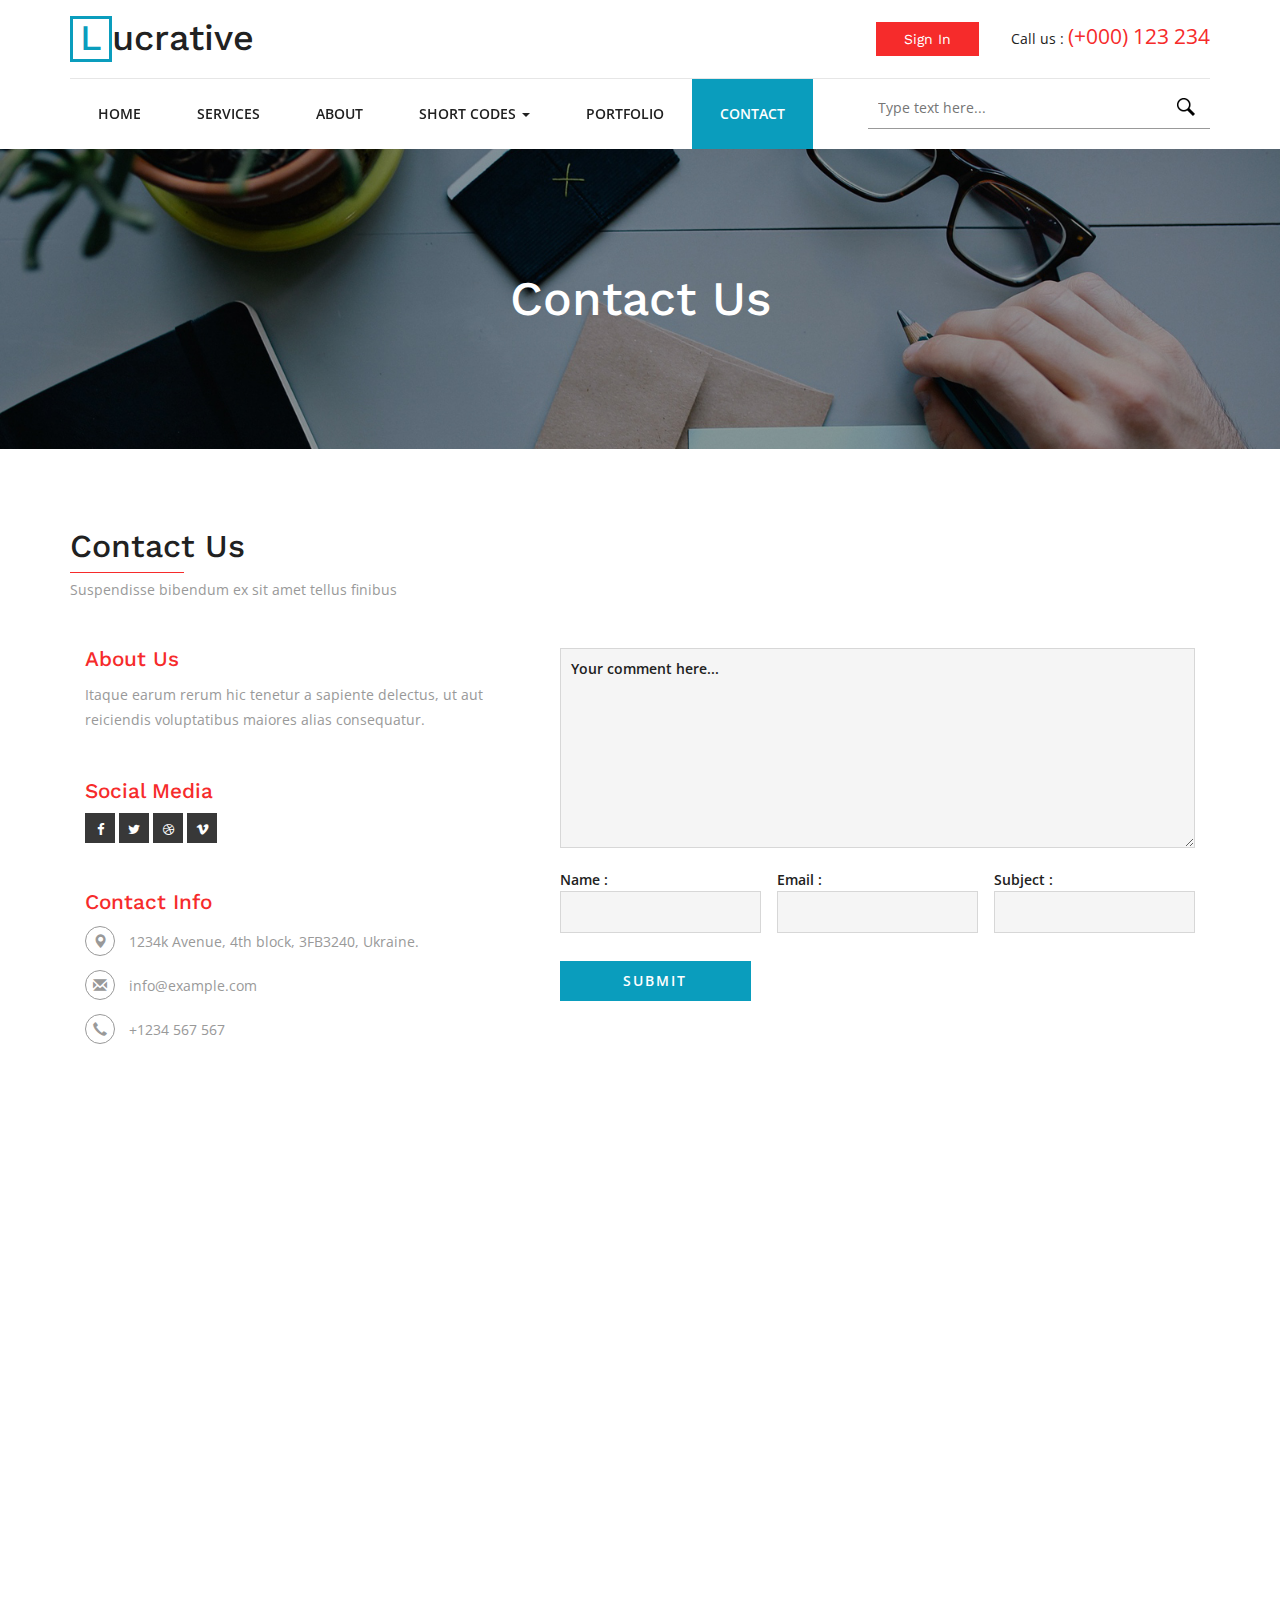
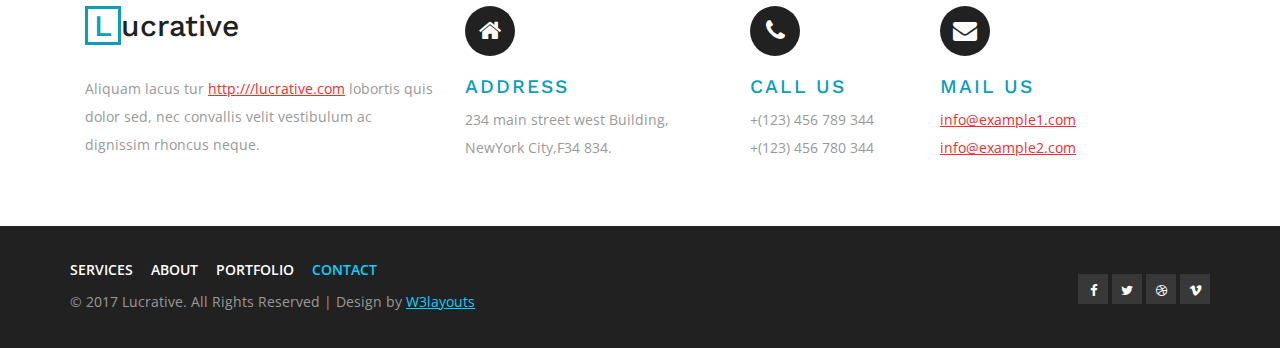
<file: contact.html>
<!--
author: W3layouts
author URL: http://w3layouts.com
License: Creative Commons Attribution 3.0 Unported
License URL: http://creativecommons.org/licenses/by/3.0/
-->
<!DOCTYPE html>
<html lang="en">
<head>
<title>Lucrative a Corporate Business Category Flat Bootstrap Responsive Website Template | Contact Us :: w3layouts</title>
<!-- for-mobile-apps -->
<meta name="viewport" content="width=device-width, initial-scale=1">
<meta http-equiv="Content-Type" content="text/html; charset=utf-8" />
<meta name="keywords" content="Lucrative Responsive web template, Bootstrap Web Templates, Flat Web Templates, Android Compatible web template, 
Smartphone Compatible web template, free webdesigns for Nokia, Samsung, LG, SonyEricsson, Motorola web design" />
<script type="application/x-javascript"> addEventListener("load", function() { setTimeout(hideURLbar, 0); }, false);
		function hideURLbar(){ window.scrollTo(0,1); } </script>
<!-- //for-mobile-apps -->
<link href="css/bootstrap.css" rel="stylesheet" type="text/css" media="all" />
<link href="css/style.css" rel="stylesheet" type="text/css" media="all" />
<!-- js -->
<script type="text/javascript" src="js/jquery-2.1.4.min.js"></script>
<!-- //js -->
<!-- pop-up-box -->
<link href="css/popuo-box.css" rel="stylesheet" type="text/css" media="all" />
<!-- //pop-up-box -->
<!-- font-awesome icons -->
<link href="css/font-awesome.css" rel="stylesheet"> 
<!-- //font-awesome icons -->
<link href="//fonts.googleapis.com/css?family=Work+Sans:100,200,300,400,500,600,700,800,900&amp;subset=latin-ext" rel="stylesheet">
<link href='//fonts.googleapis.com/css?family=Open+Sans:400,300,300italic,400italic,600,600italic,700,700italic,800,800italic' rel='stylesheet' type='text/css'>
</head>
	
<body>
<!-- header -->
	<div class="header">
		<div class="container">
			<div class="agile_header_grid">
				<div class="w3_agile_logo">
					<h1><a href="index.html"><span>L</span>ucrative</a></h1>
				</div>
				<div class="agileits_w3layouts_sign_in">
					<ul>
						<li><a href="#small-dialog" class="play-icon popup-with-zoom-anim">Sign In</a></li>
						<li>Call us : <span>(+000) 123 234</span></li>
					</ul>
				</div>
				<div class="clearfix"> </div>
			</div>
			<div class="w3_agileits_nav">
				<nav class="navbar navbar-default">
					<div class="navbar-header navbar-left">
						<button type="button" class="navbar-toggle collapsed" data-toggle="collapse" data-target="#bs-example-navbar-collapse-1">
							<span class="sr-only">Toggle navigation</span>
							<span class="icon-bar"></span>
							<span class="icon-bar"></span>
							<span class="icon-bar"></span>
						</button>
					</div>
					<!-- Collect the nav links, forms, and other content for toggling -->
					<div class="collapse navbar-collapse navbar-right" id="bs-example-navbar-collapse-1">
						<nav>
							<ul class="nav navbar-nav">
								<li><a href="index.html" class="hvr-sweep-to-bottom">Home</a></li>
								<li><a href="services.html" class="hvr-sweep-to-bottom">Services</a></li>
								<li><a href="about.html" class="hvr-sweep-to-bottom">About</a></li>
								<li class="dropdown">
									<a href="#" class="dropdown-toggle hvr-sweep-to-bottom" data-toggle="dropdown">Short Codes <b class="caret"></b></a>
									<ul class="dropdown-menu agile_short_dropdown">
										<li><a href="icons.html">Web Icons</a></li>
										<li><a href="typography.html">Typography</a></li>
									</ul>
								</li>
								<li><a href="portfolio.html" class="hvr-sweep-to-bottom">Portfolio</a></li>
								<li class="active"><a href="contact.html">Contact</a></li>
							</ul>
							<div class="agileinfo_search">
								<form action="#" method="post">
									<input type="text" name="Search" placeholder="Type text here..." required="">
									<input type="submit" value=" ">
								</form>
							</div>
						</nav>
					</div>
				</nav>	
			</div>
		</div>
	</div>
<!-- //header -->
<!-- pop-up-box -->
	<div id="small-dialog" class="mfp-hide w3ls_small_dialog wthree_pop">
		<h3 class="agileinfo_sign">Sign In</h3>	
		<div class="agileits_signin_form">
			<form action="#" method="post">
				<input type="email" name="email" placeholder="Your Email" required="">
				<input type="password" name="password" placeholder="Password" required="">
				<div class="agile_remember">
					<div class="agile_remember_left">
						<div class="check">
							<label class="checkbox"><input type="checkbox" name="checkbox"><i> </i>remember me</label>
						</div>
					</div>
					<div class="agile_remember_right">
						<a href="#">Forgot Password?</a>
					</div>
					<div class="clearfix"> </div>
				</div>
				<input type="submit" value="SIGN IN">
				<p>Don't have an account <a href="#small-dialog1" class="play-icon popup-with-zoom-anim">Sign Up</a></p>
				<div class="w3agile_social_icons">
					<ul>
						<li class="wthree_follow">Follow us on :</li>
						<li><a href="#" class="w3_agile_facebook"><i class="fa fa-facebook" aria-hidden="true"></i></a></li>
						<li><a href="#" class="agile_twitter"><i class="fa fa-twitter" aria-hidden="true"></i></a></li>
						<li><a href="#" class="w3_agile_dribble"><i class="fa fa-dribbble" aria-hidden="true"></i></a></li>
					</ul>	
				</div>
			</form>
		</div>
	</div>
	<div id="small-dialog1" class="mfp-hide w3ls_small_dialog wthree_pop">
		<h3 class="agileinfo_sign">Sign Up</h3>	
		<div class="agileits_signin_form">
			<form action="#" method="post">
				<input type="text" name="name" placeholder="First Name" required="">
				<input type="text" name="name" placeholder="Last Name" required="">
				<input type="email" name="email" placeholder="Your Email" required="">
				<input type="password" name="password" placeholder="Password" required="">
				<input type="password" name="password" placeholder="Confirm Password" required="">
				<input type="submit" value="SIGN UP">
				<p>Already a member <a href="#small-dialog" class="play-icon popup-with-zoom-anim">Sign In</a></p>
				<div class="w3agile_social_icons">
					<ul>
						<li class="wthree_follow">Follow us on :</li>
						<li><a href="#" class="w3_agile_facebook"><i class="fa fa-facebook" aria-hidden="true"></i></a></li>
						<li><a href="#" class="agile_twitter"><i class="fa fa-twitter" aria-hidden="true"></i></a></li>
						<li><a href="#" class="w3_agile_dribble"><i class="fa fa-dribbble" aria-hidden="true"></i></a></li>
					</ul>	
				</div>
			</form>
		</div>
	</div>
<!-- //pop-up-box -->	
<script src="js/jquery.magnific-popup.js" type="text/javascript"></script>
<script>
	$(document).ready(function() {
	$('.popup-with-zoom-anim').magnificPopup({
		type: 'inline',
		fixedContentPos: false,
		fixedBgPos: true,
		overflowY: 'auto',
		closeBtnInside: true,
		preloader: false,
		midClick: true,
		removalDelay: 300,
		mainClass: 'my-mfp-zoom-in'
	});
																	
	});
</script>
<!-- banner -->	
	<div class="banner1">
		<h3>Contact Us</h3>
	</div>
<!-- //banner -->
<!-- contact -->
	<div class="services">
		<div class="container">
			<h3 class="agile_head">Contact Us</h3>
			<p class="w3_agile_para">Suspendisse bibendum ex sit amet tellus finibus</p>
			<div class="agileits_w3layouts_contact_grids">
				<div class="col-md-5 agileits_w3layouts_contact_gridl">
					<div class="agileits_mail_grid_right_grid">
						<h4>About Us</h4>
						<p>Itaque earum rerum hic tenetur a sapiente delectus, 
							ut aut reiciendis voluptatibus maiores alias consequatur.</p>
					</div>
					<div class="agileits_mail_grid_right_grid">
						<h4>Social Media</h4>
						<ul class="wthree_mail_social">
							<li><a href="#" class="w3_agile_facebook"><i class="fa fa-facebook" aria-hidden="true"></i></a></li>
							<li><a href="#" class="agile_twitter"><i class="fa fa-twitter" aria-hidden="true"></i></a></li>
							<li><a href="#" class="w3_agile_dribble"><i class="fa fa-dribbble" aria-hidden="true"></i></a></li>
							<li><a href="#" class="w3_agile_vimeo"><i class="fa fa-vimeo" aria-hidden="true"></i></a></li>
						</ul>
					</div>
					<div class="agileits_mail_grid_right_grid">
						<h4>Contact Info</h4>
						<ul class="contact_info">
							<li><i class="glyphicon glyphicon-map-marker" aria-hidden="true"></i>1234k Avenue, 4th block, 3FB3240, Ukraine.</li>
							<li><i class="glyphicon glyphicon-envelope" aria-hidden="true"></i><a href="mailto:info@example.com">info@example.com</a></li>
							<li><i class="glyphicon glyphicon-earphone" aria-hidden="true"></i>+1234 567 567</li>
						</ul>
					</div>
				</div>
				<div class="col-md-7 agileits_w3layouts_contact_gridr">
					<form action="#" method="post">
						<textarea name="Message" placeholder="Your comment here..." required=""></textarea>
						<div class="agileits_leave">
							<label>Name :</label>
							<input type="text" name="Name" placeholder=" " required="" />
						</div>
						<div class="agileits_leave">
							<label>Email :</label>
							<input type="email" name="Email" placeholder=" " required="" />
						</div>
						<div class="agileits_leave">
							<label>Subject :</label>
							<input type="text" name="Subject" placeholder=" " required="" />
						</div>
						<div class="clearfix"> </div>
						<input type="submit" value="Submit">
					</form>	
				</div>
				<div class="clearfix"> </div>
			</div>
		</div>
	</div>
	<div class="map">
		<iframe src="https://www.google.com/maps/embed?pb=!1m18!1m12!1m3!1d20455.942550483935!2d30.71285397040586!3d50.142566187516515!2m3!1f0!2f0!3f0!3m2!1i1024!2i768!4f13.1!3m3!1m2!1s0x40d49150d1afe7a5%3A0xe004a240a57880b2!2sUkrainka%2C+Kyivs'ka+oblast%2C+Ukraine!5e0!3m2!1sen!2sin!4v1465217020522" style="border:0"></iframe>
	</div>
<!-- //contact -->
<!-- footer -->
	<div class="footer">
		<div class="container">
			<div class="w3_footer_grids">
				<div class="col-md-4 w3_footer_grid">
					<h2><a href="index.html"><span>L</span>ucrative</a></h2>
					<p>Aliquam lacus tur <a href="#">http:///lucrative.com</a> lobortis quis dolor sed, 
						nec convallis velit vestibulum ac dignissim rhoncus neque.</p>
				</div>
				<div class="col-md-3 w3_footer_grid">
					<div class="w3l_footer_grid">
						<i class="fa fa-home" aria-hidden="true"></i>
					</div>
					<h4>Address</h4>
					<p>234 main street west Building, NewYork City,F34 834.</p>
				</div>
				<div class="col-md-2 w3_footer_grid">
					<div class="w3l_footer_grid">
						<i class="fa fa-phone" aria-hidden="true"></i>
					</div>
					<h4>Call Us</h4>
					<p>+(123) 456 789 344 <span>+(123) 456 780 344</span></p>
				</div>
				<div class="col-md-3 w3_footer_grid">
					<div class="w3l_footer_grid">
						<i class="fa fa-envelope" aria-hidden="true"></i>
					</div>
					<h4>Mail Us</h4>
					<p><a href="mailto:info@example.com">info@example1.com</a>
						<span><a href="mailto:info@example.com">info@example2.com</a></span></p>
				</div>
				<div class="clearfix"> </div>
			</div>
		</div>
	</div>
	<div class="copyright">
		<div class="container">
			<div class="w3ls_copyright_left">
				<ul>
					<li><a href="services.html">Services</a></li>
					<li><a href="about.html">About</a></li>
					<li><a href="portfolio.html">Portfolio</a></li>
					<li class="active"><a href="contact.html">Contact</a></li>
				</ul>
				<p>© 2017 Lucrative. All Rights Reserved | Design by <a href="https://w3layouts.com/">W3layouts</a></p>
			</div>
			<div class="w3ls_copyright_right">
				<ul>
					<li><a href="#" class="w3_agile_facebook"><i class="fa fa-facebook" aria-hidden="true"></i></a></li>
					<li><a href="#" class="agile_twitter"><i class="fa fa-twitter" aria-hidden="true"></i></a></li>
					<li><a href="#" class="w3_agile_dribble"><i class="fa fa-dribbble" aria-hidden="true"></i></a></li>
					<li><a href="#" class="w3_agile_vimeo"><i class="fa fa-vimeo" aria-hidden="true"></i></a></li>
				</ul>
			</div>
			<div class="clearfix"> </div>
		</div>
	</div>
<!-- //footer -->
<!-- start-smoth-scrolling -->
<script type="text/javascript" src="js/move-top.js"></script>
<script type="text/javascript" src="js/easing.js"></script>
<script type="text/javascript">
	jQuery(document).ready(function($) {
		$(".scroll").click(function(event){		
			event.preventDefault();
			$('html,body').animate({scrollTop:$(this.hash).offset().top},1000);
		});
	});
</script>
<!-- start-smoth-scrolling -->
<!-- for bootstrap working -->
	<script src="js/bootstrap.js"></script>
<!-- //for bootstrap working -->
<!-- here stars scrolling icon -->
	<script type="text/javascript">
		$(document).ready(function() {
			/*
				var defaults = {
				containerID: 'toTop', // fading element id
				containerHoverID: 'toTopHover', // fading element hover id
				scrollSpeed: 1200,
				easingType: 'linear' 
				};
			*/
								
			$().UItoTop({ easingType: 'easeOutQuart' });
								
			});
	</script>
<!-- //here ends scrolling icon -->
</body>
</html>
</file>
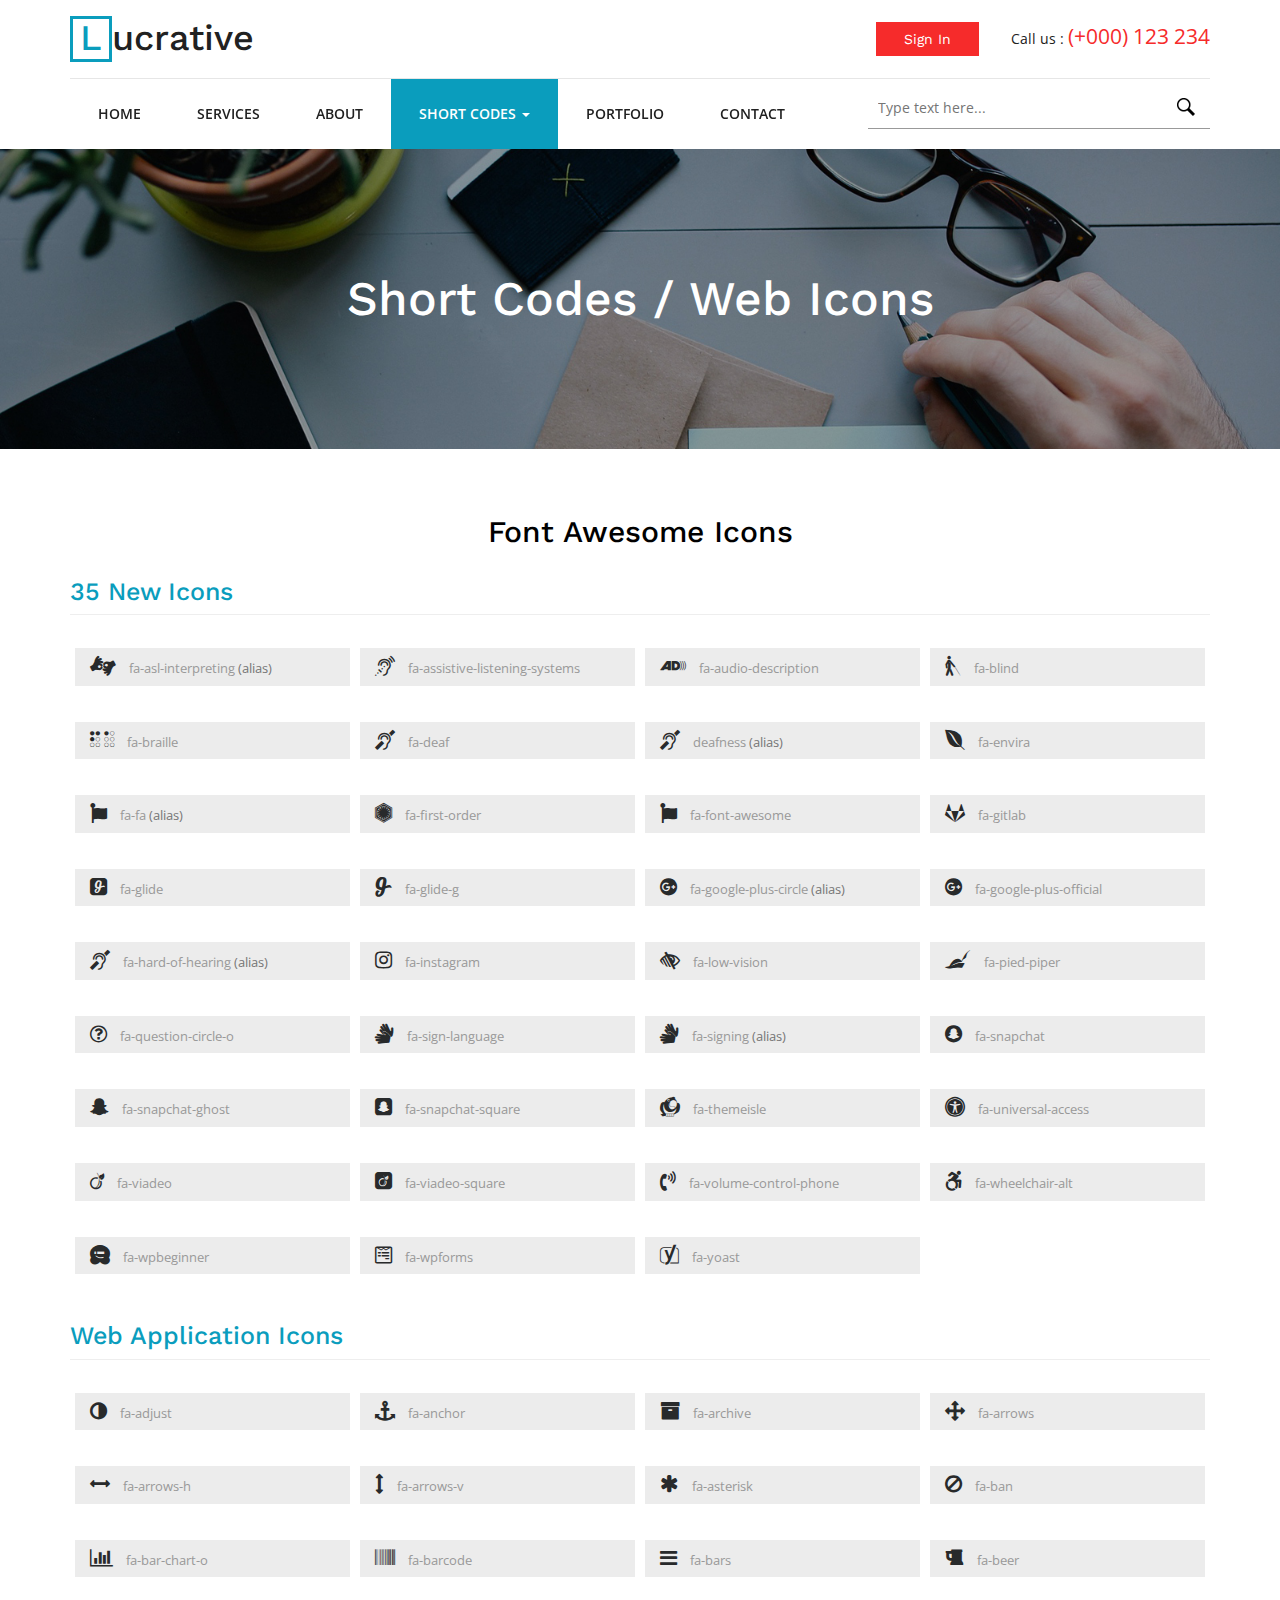
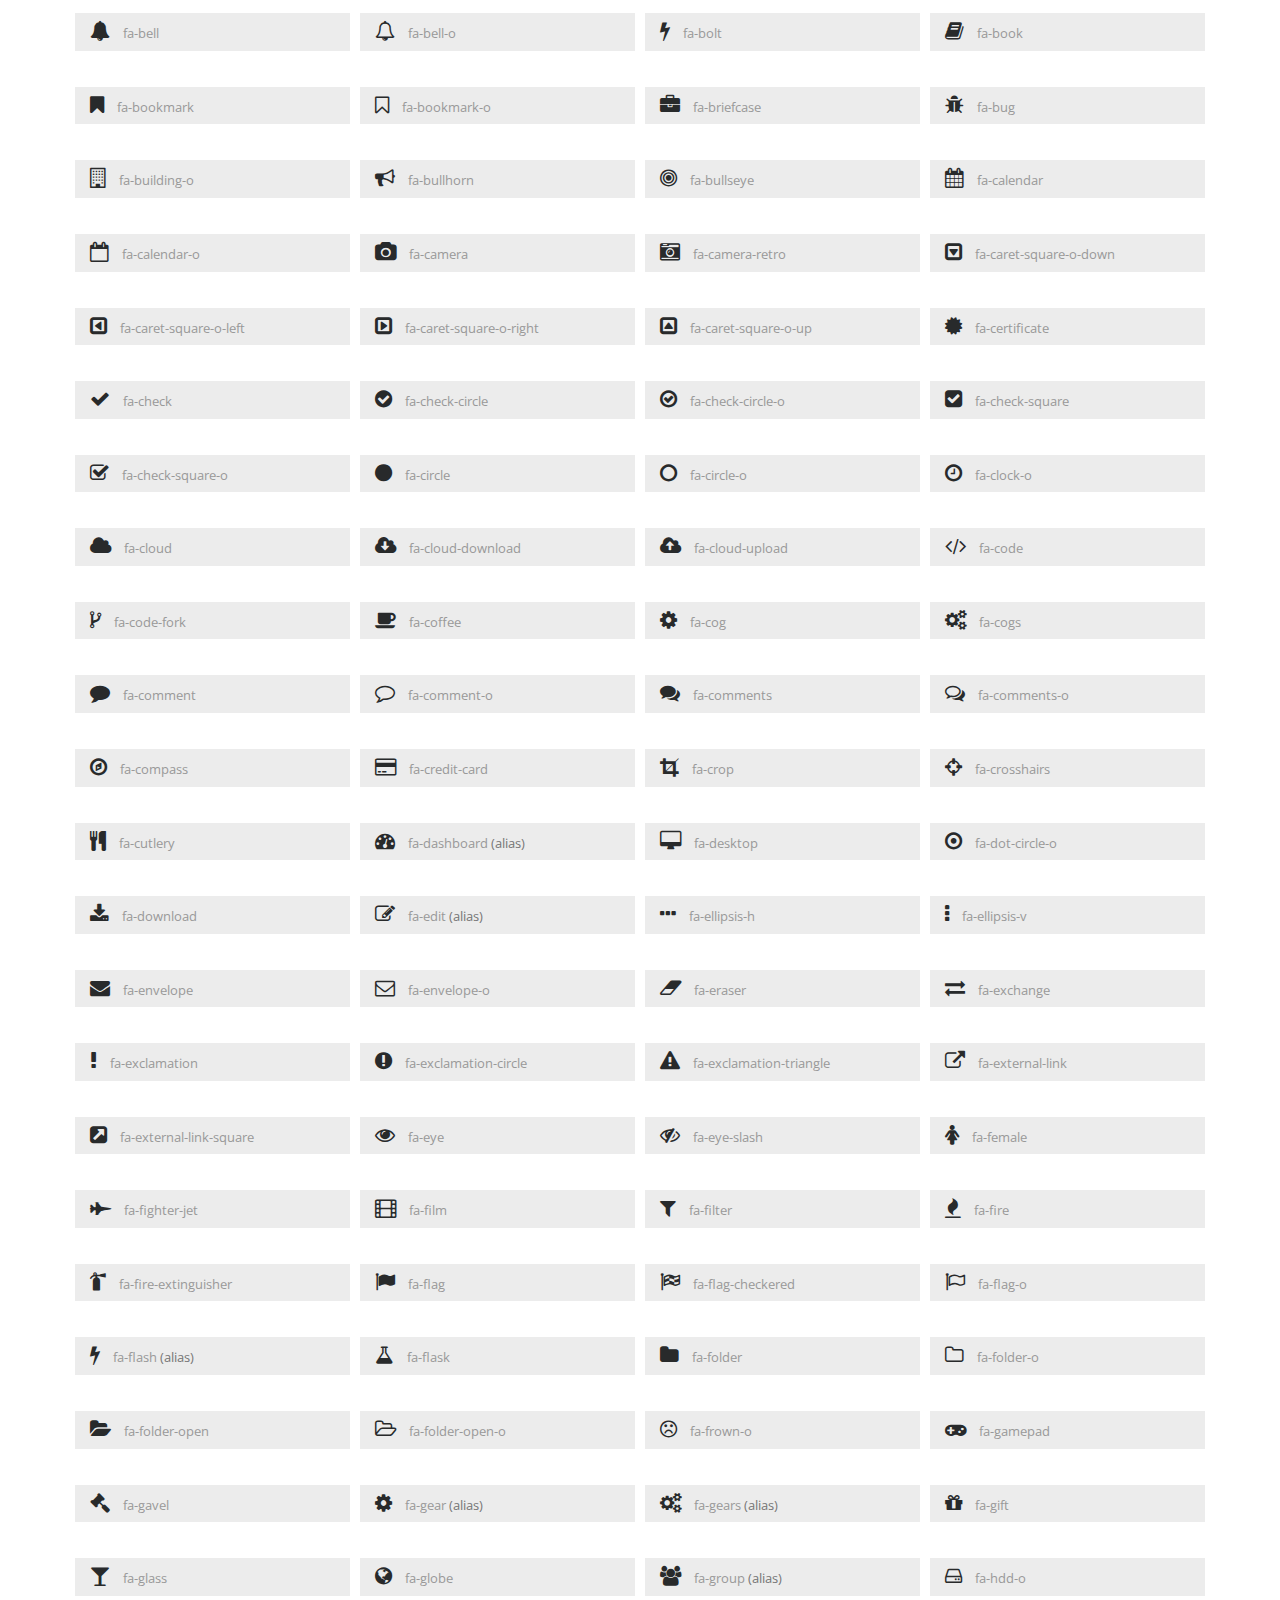
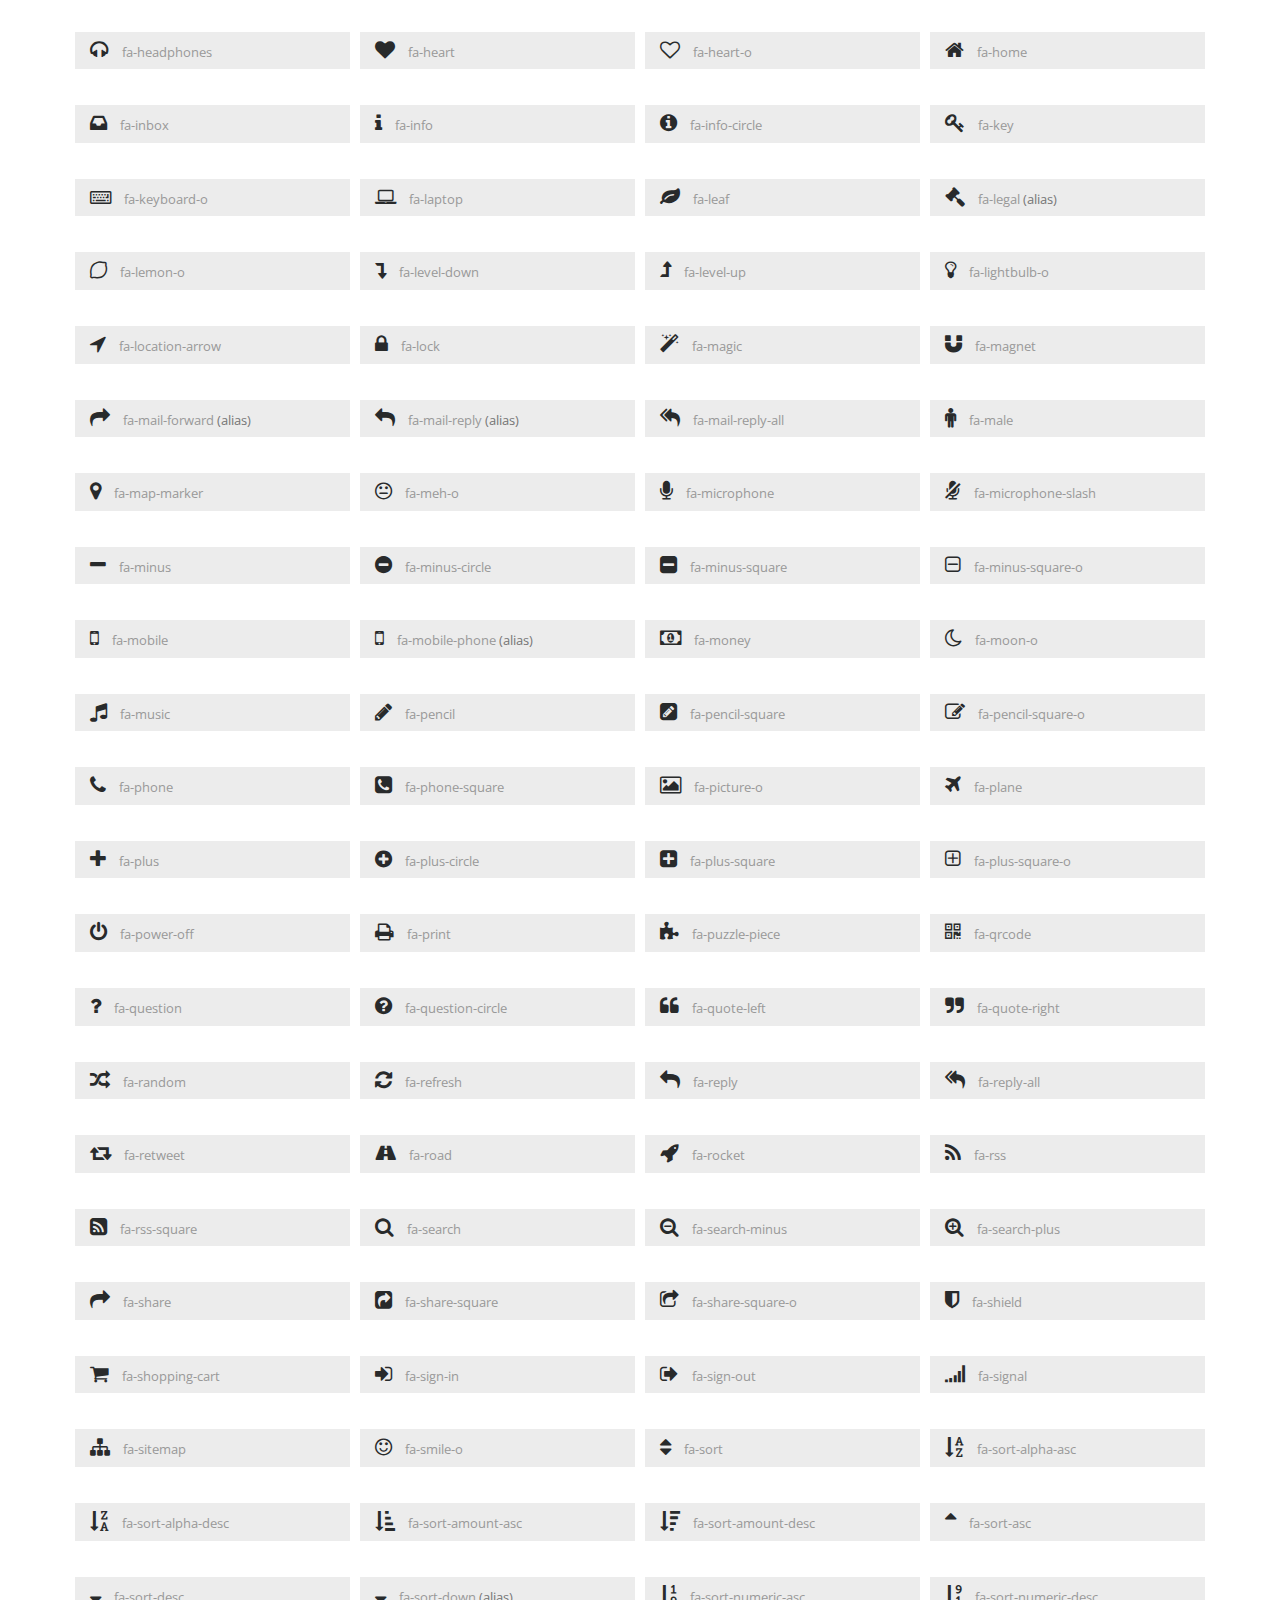
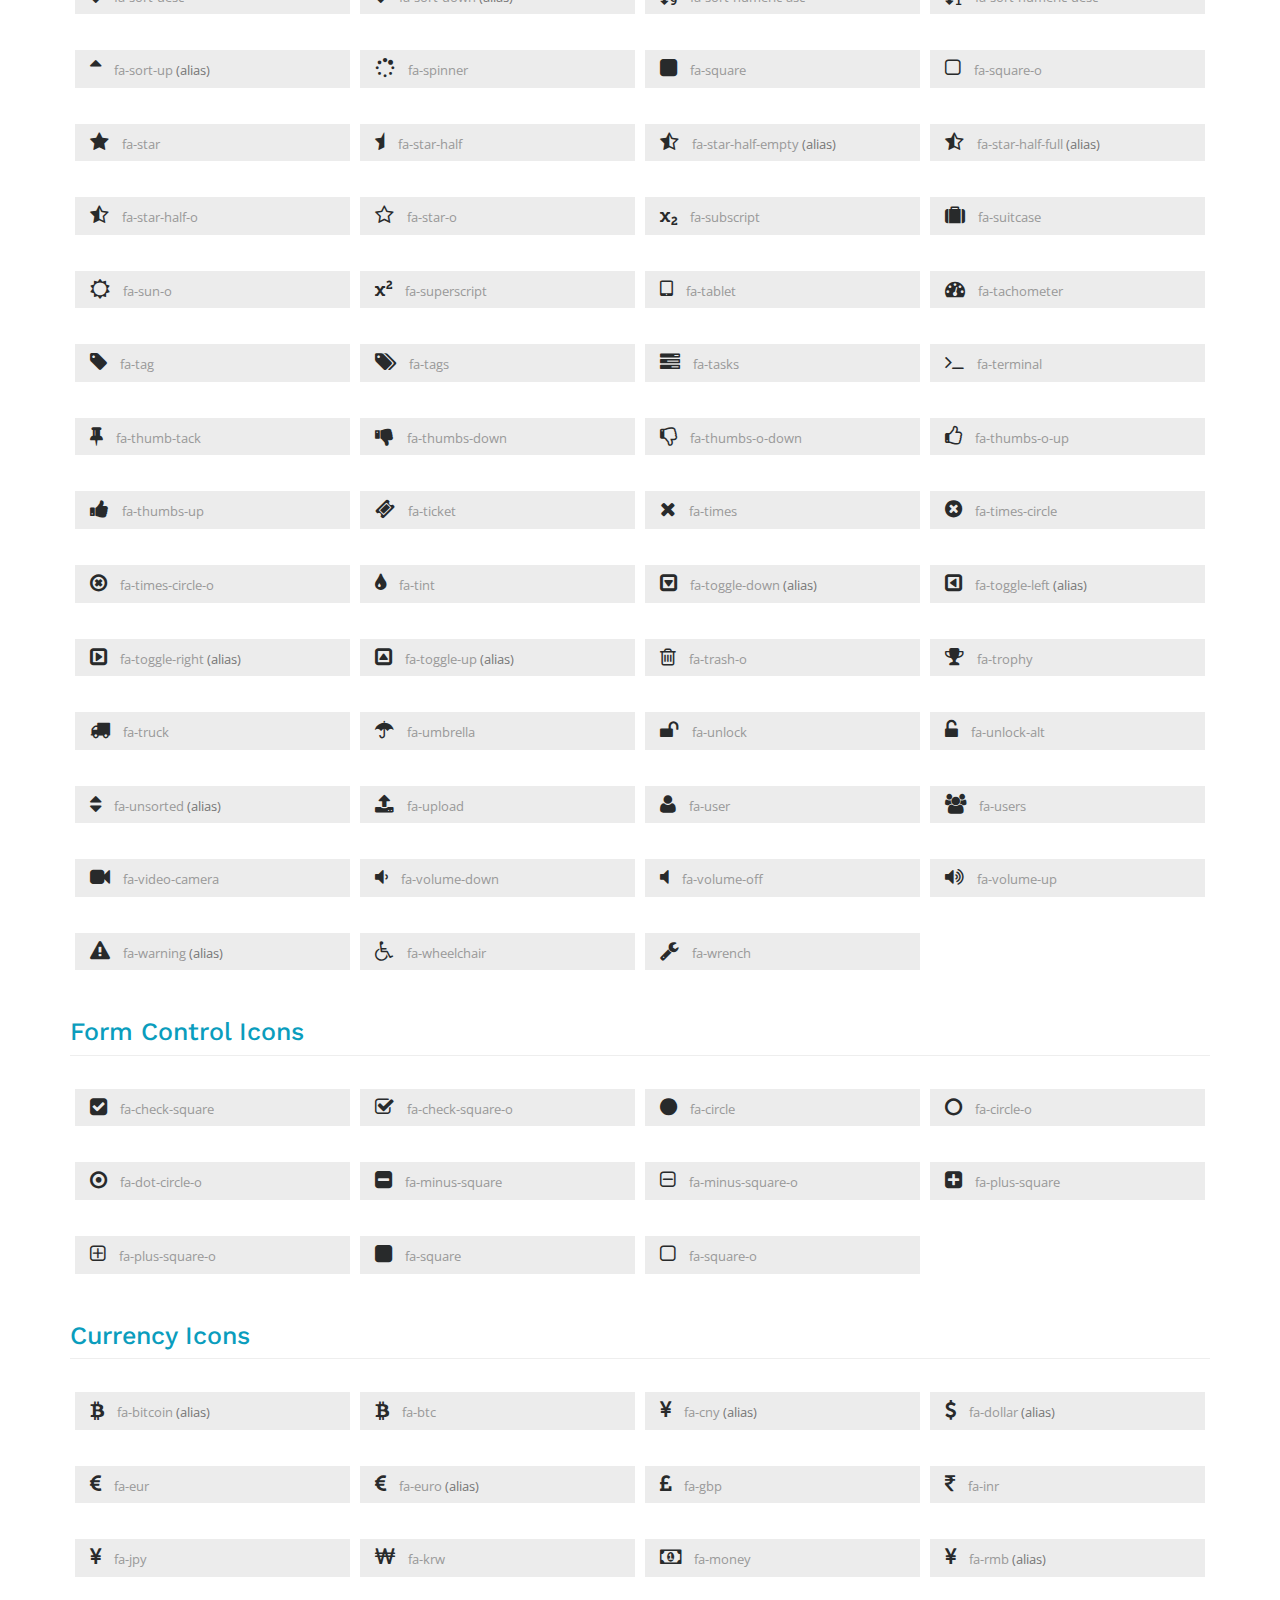
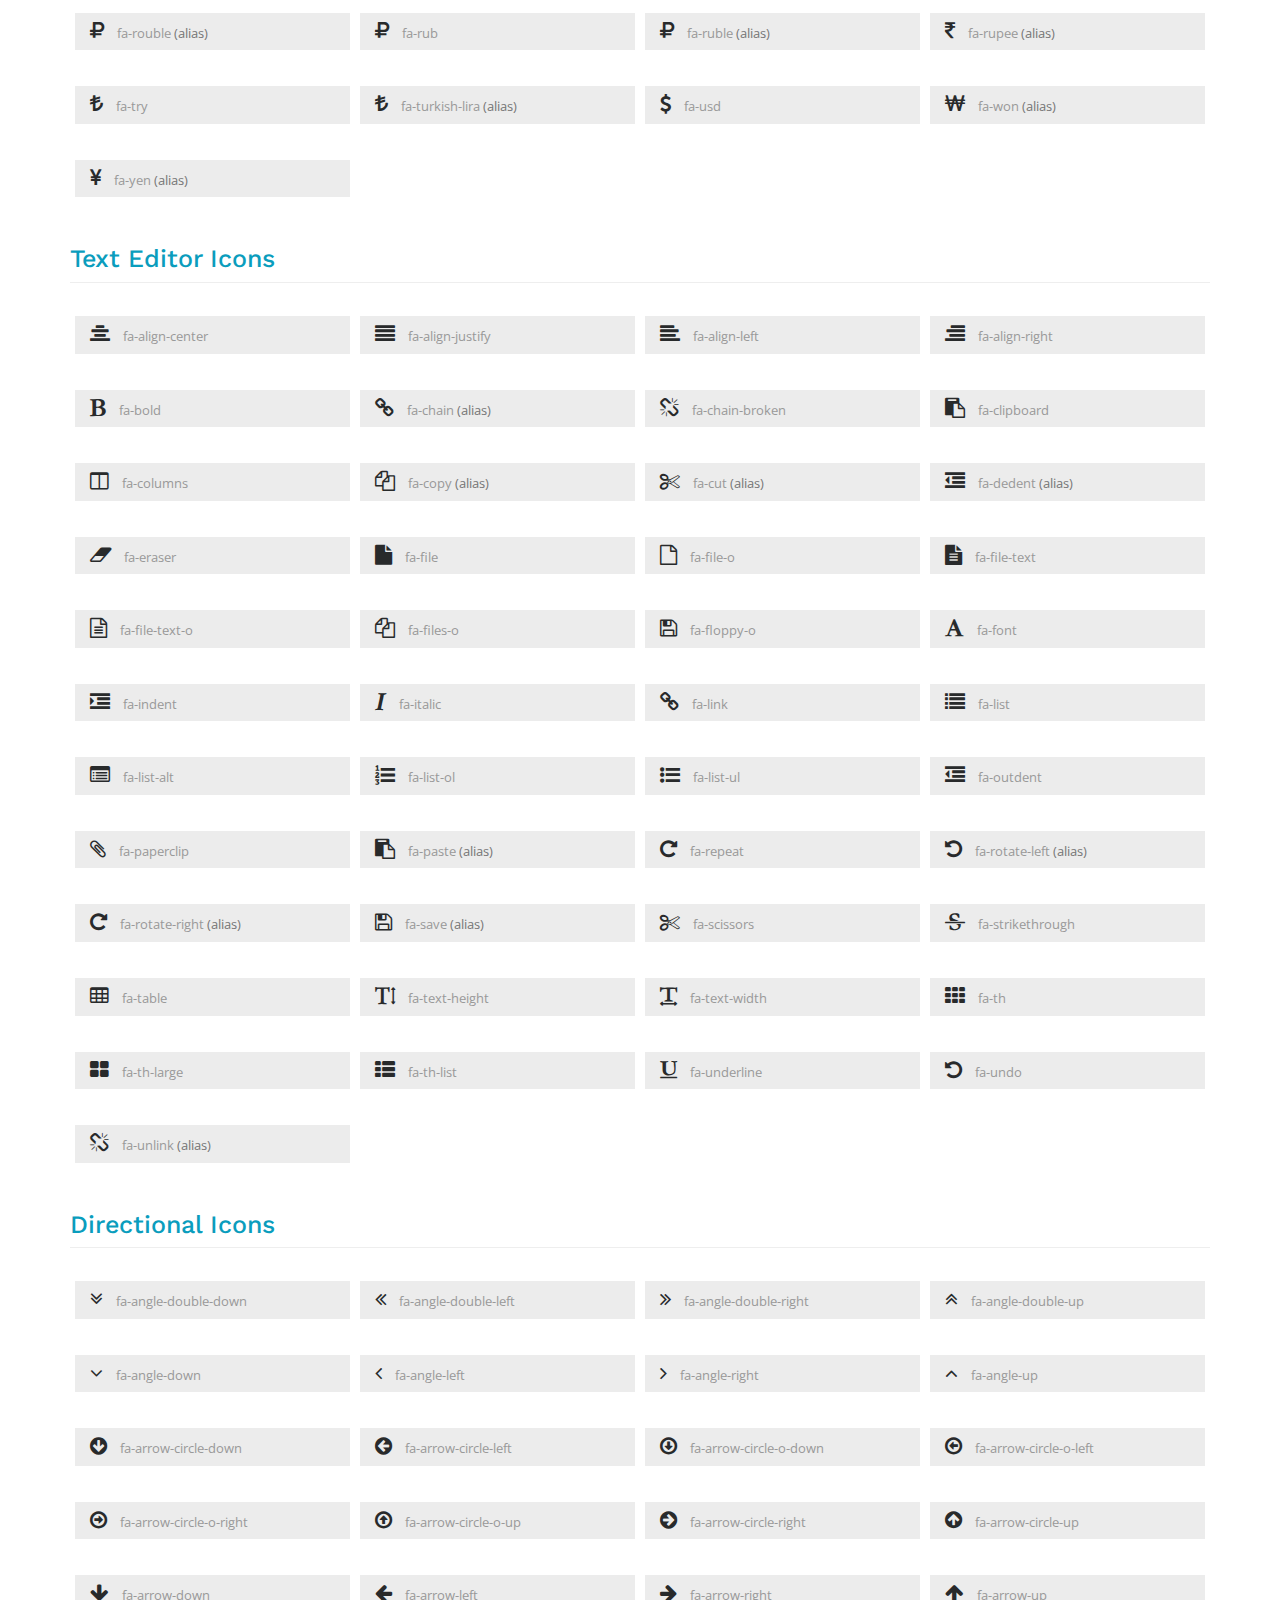
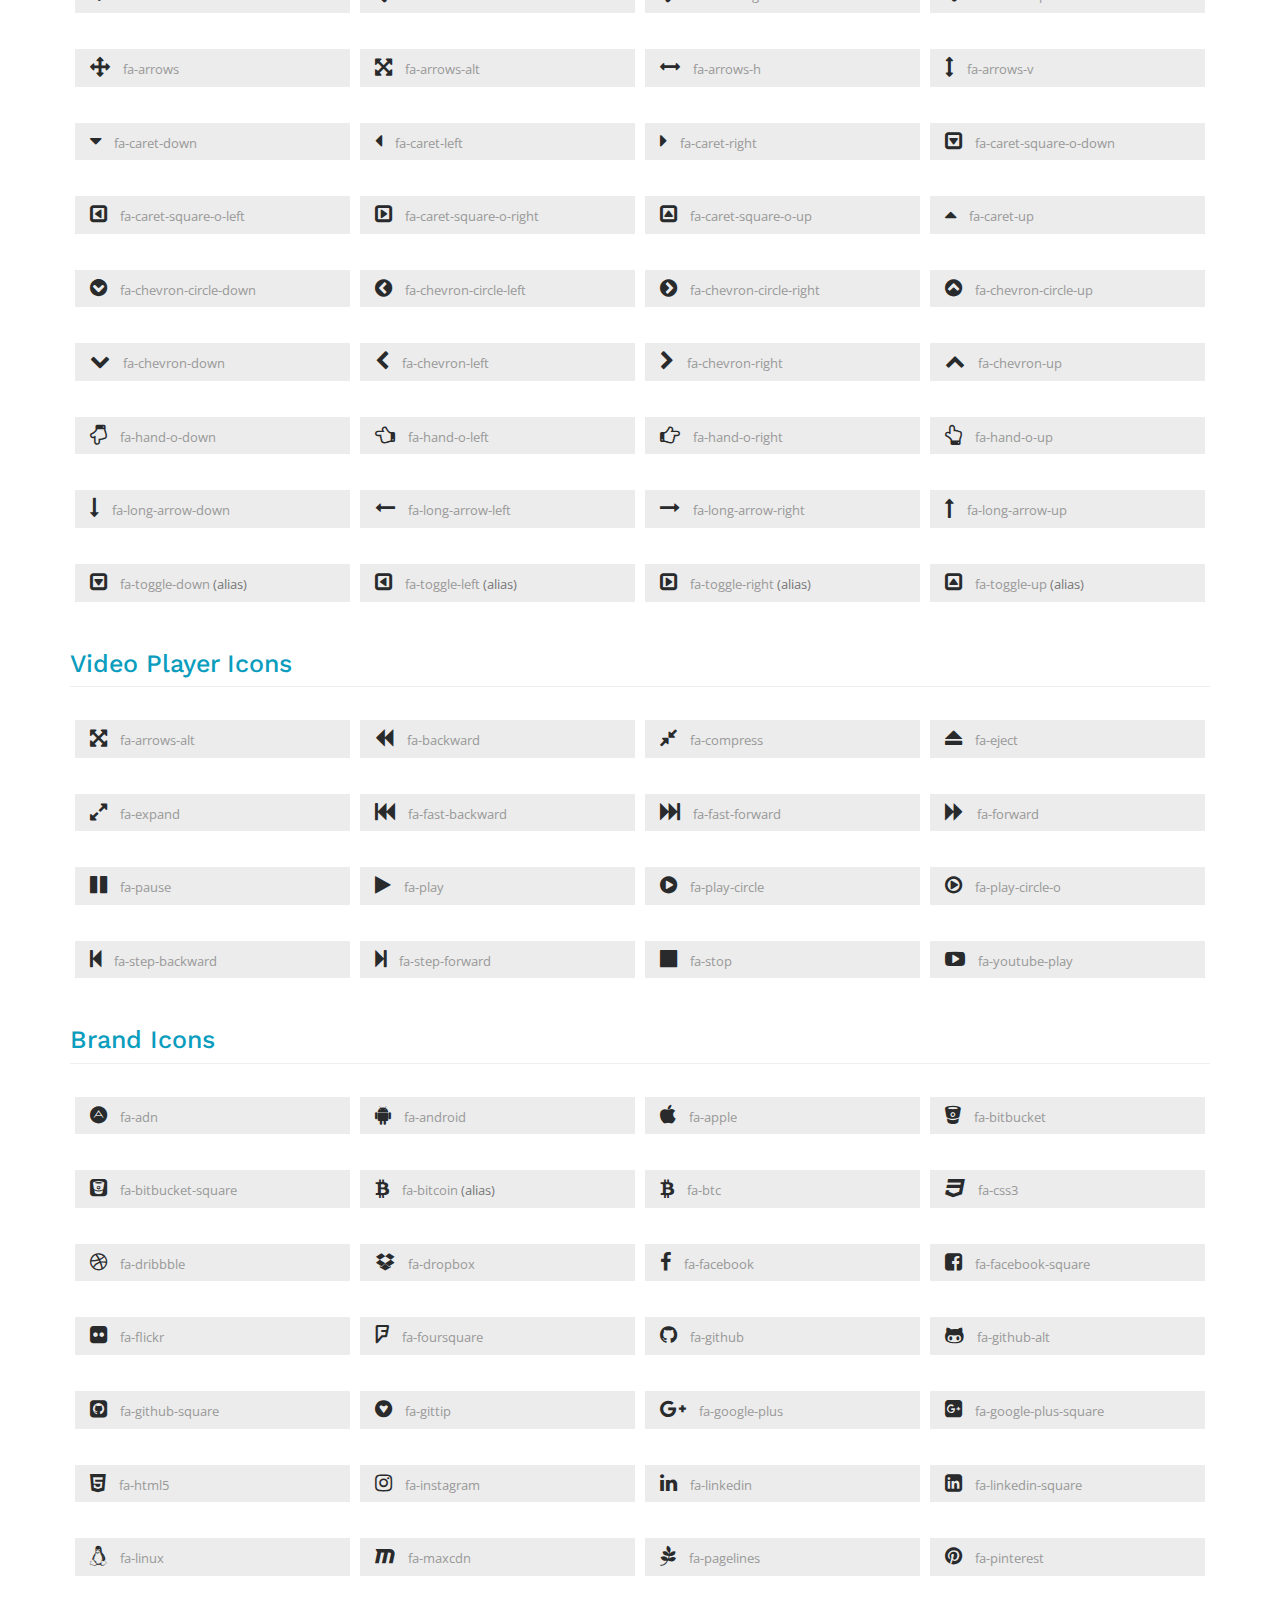
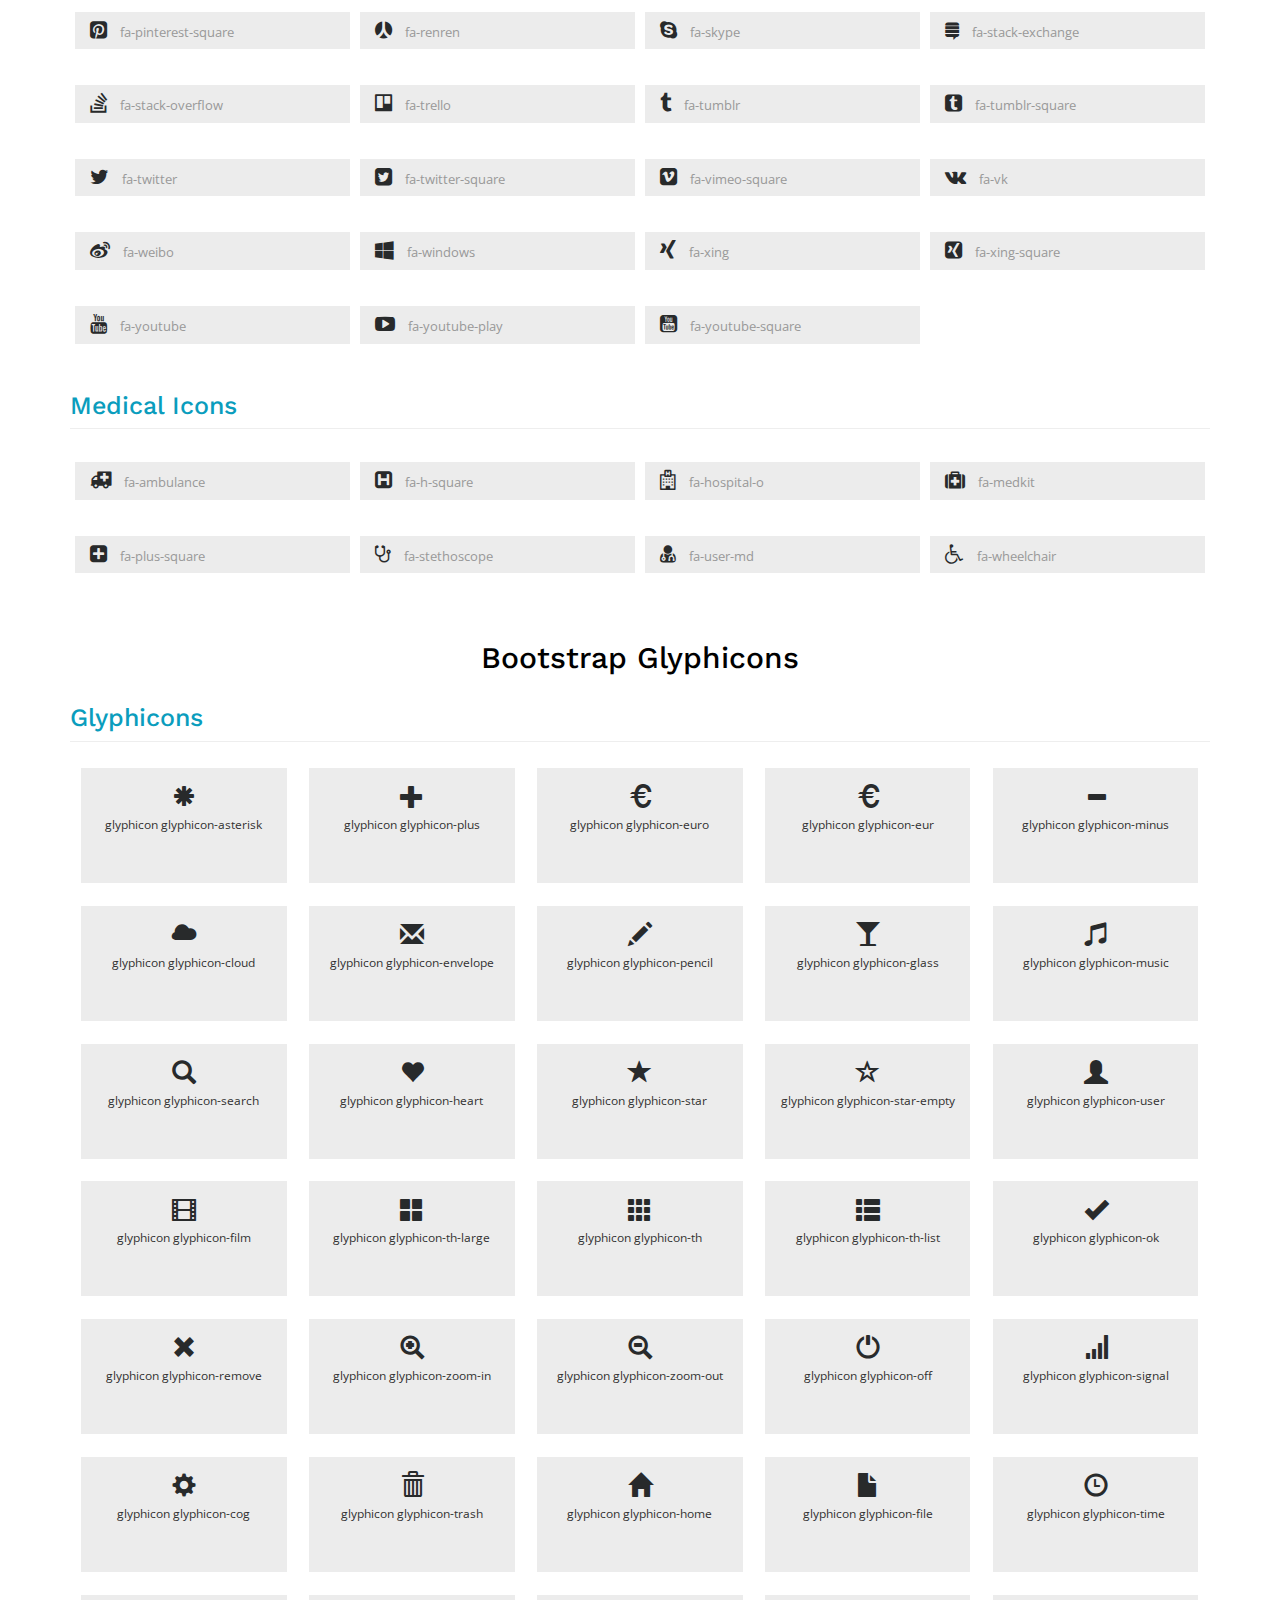
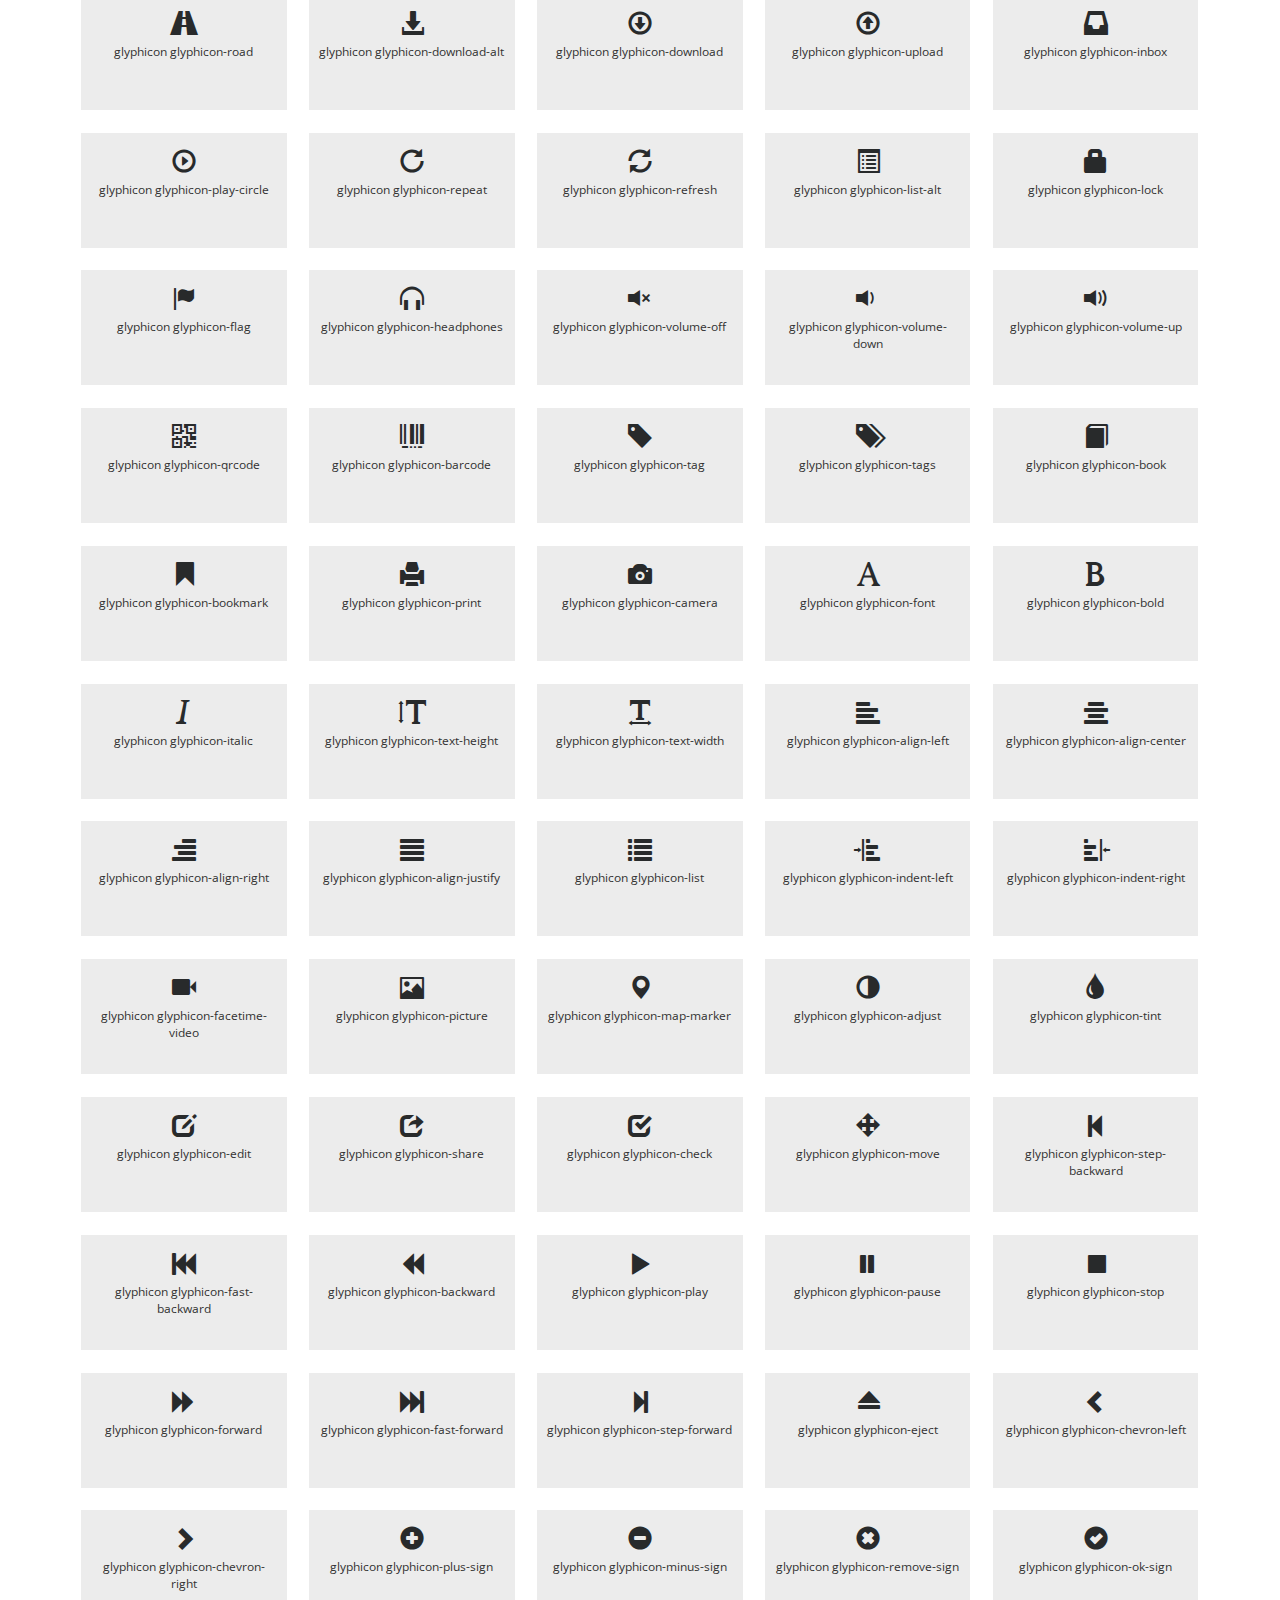
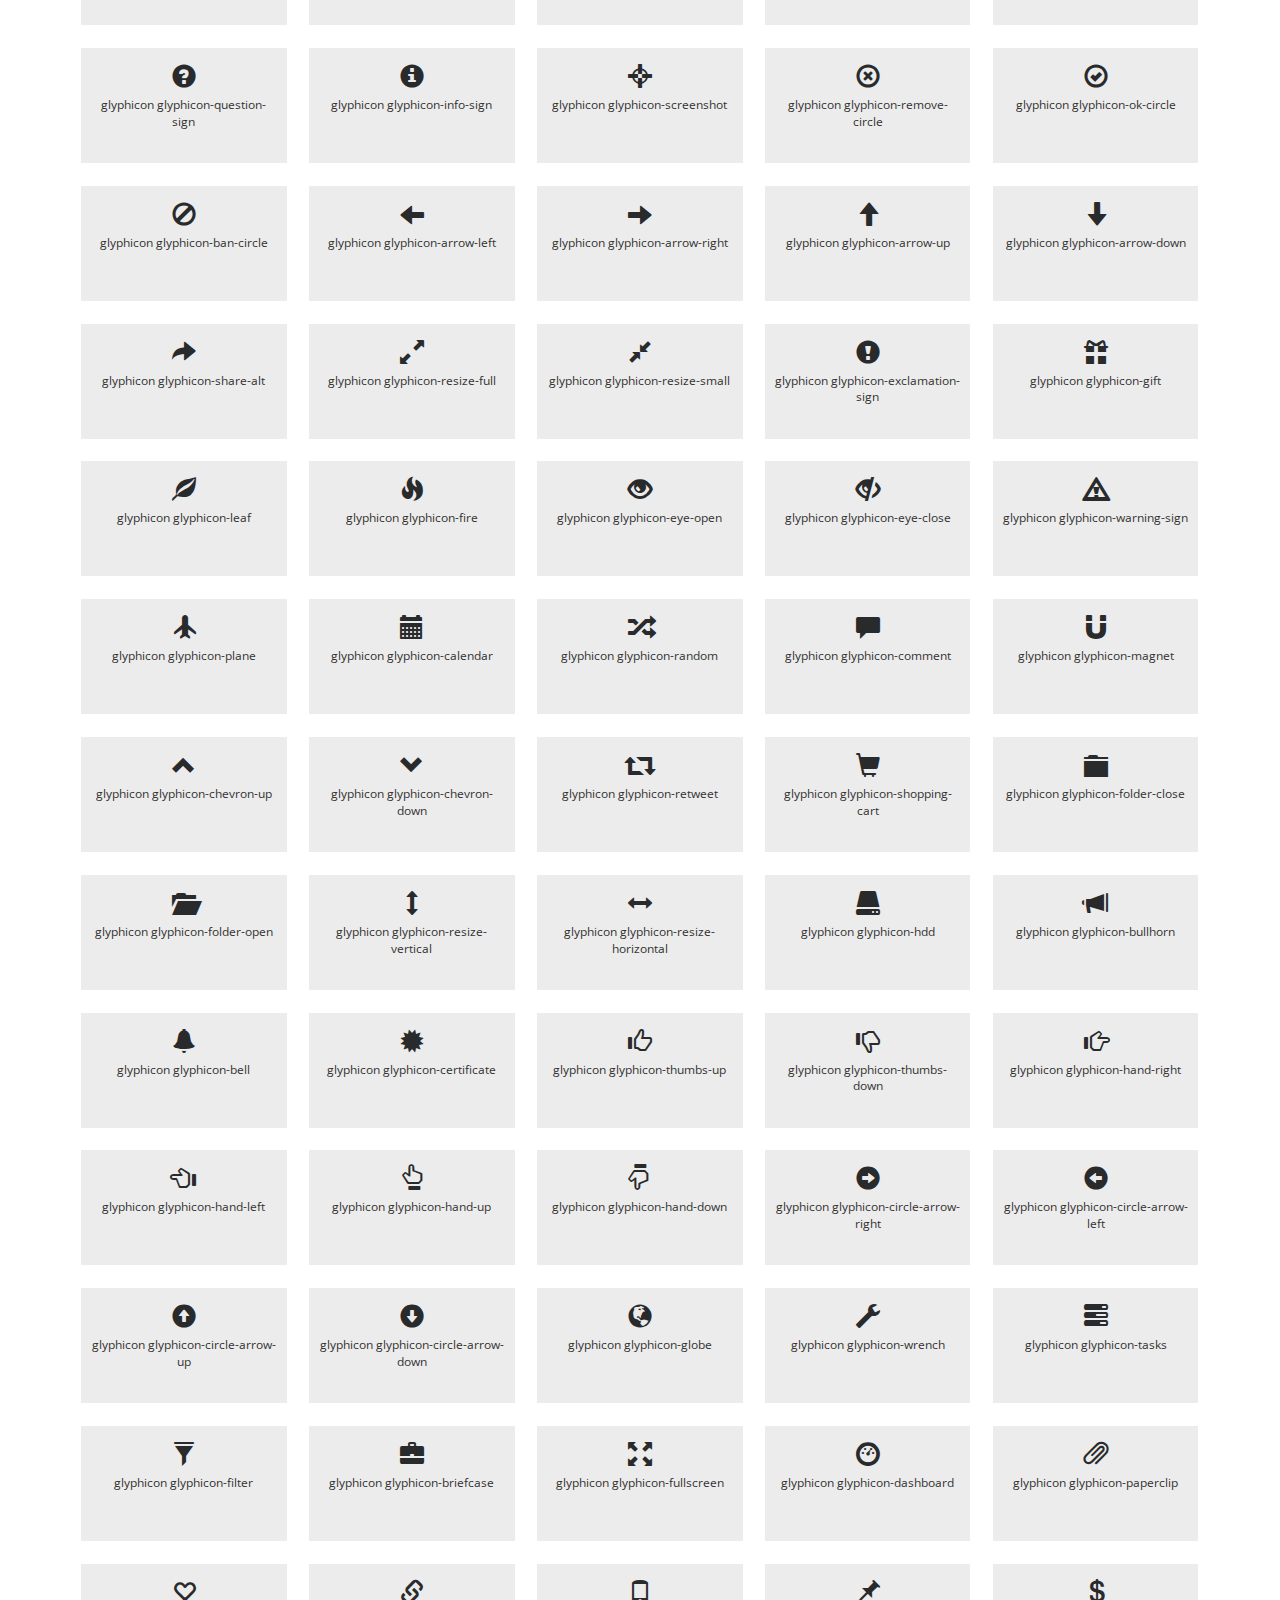
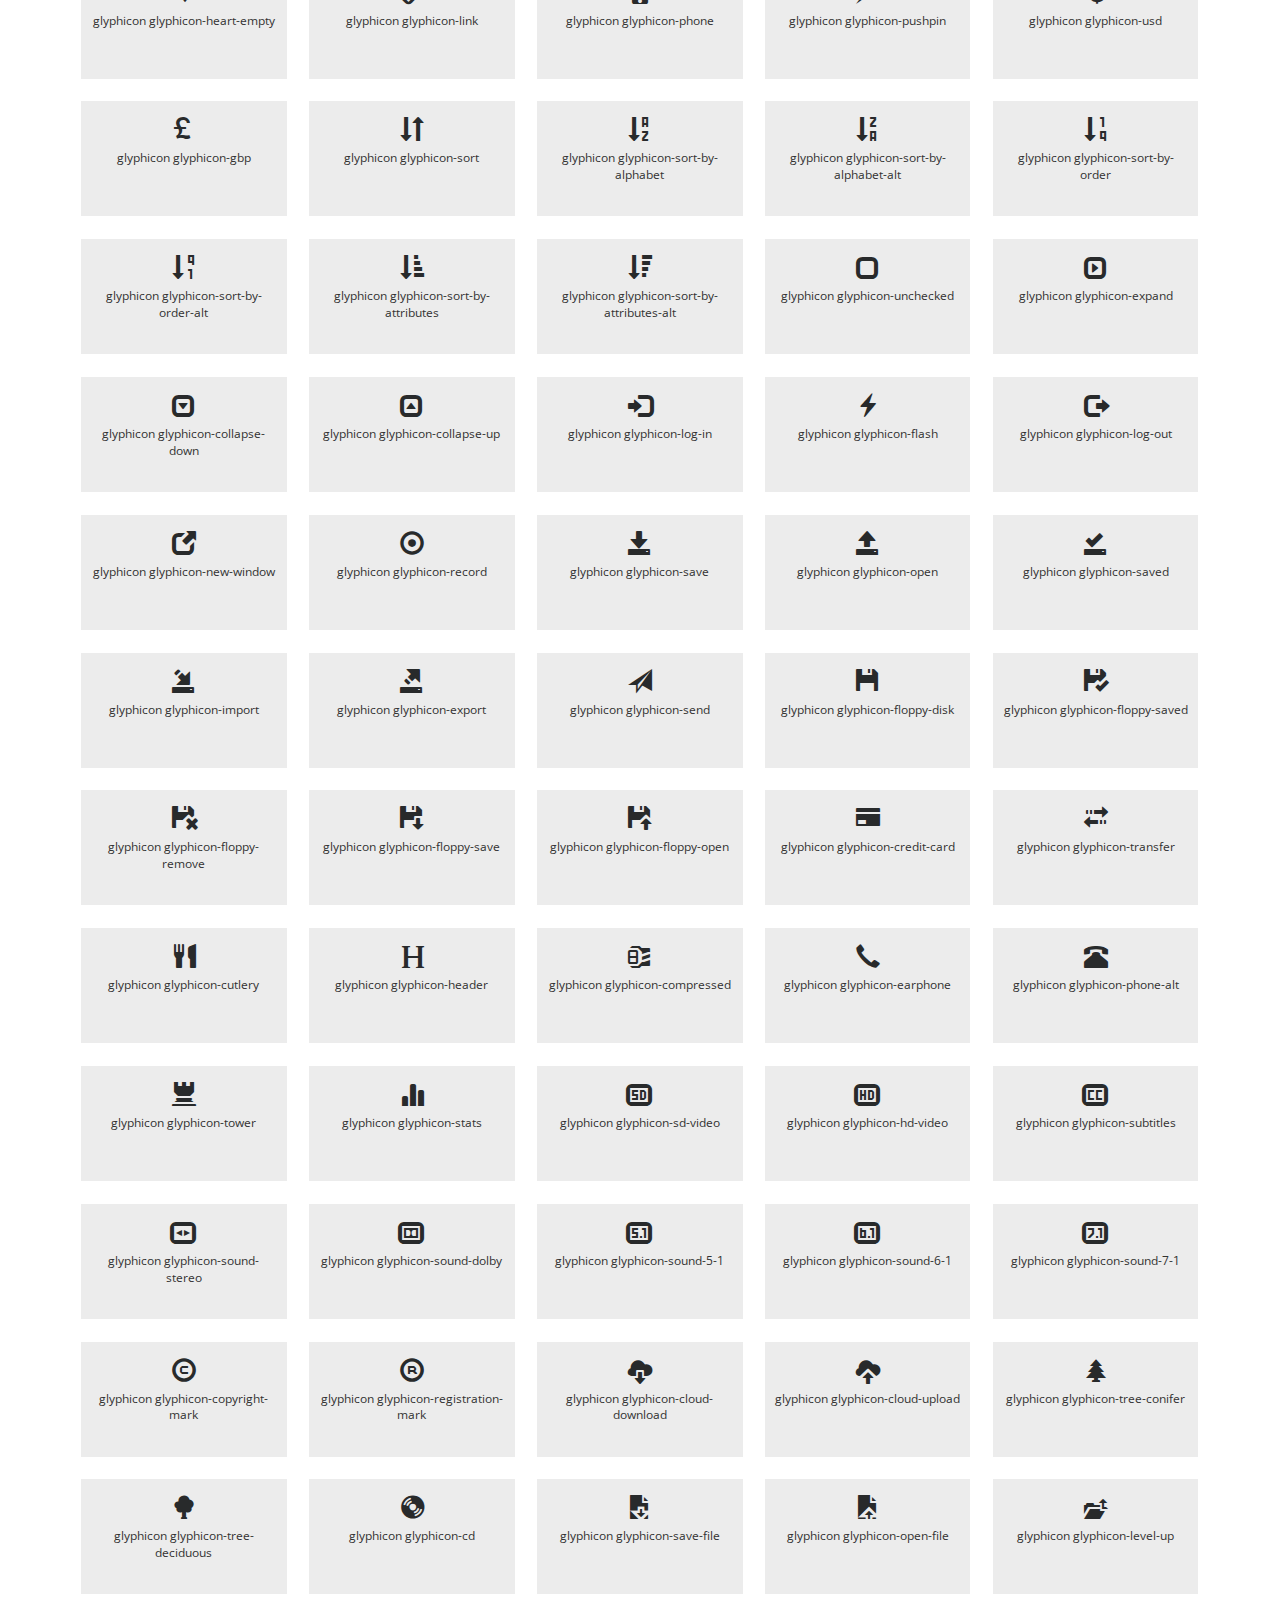
<file: icons.html>
<!--
author: W3layouts
author URL: http://w3layouts.com
License: Creative Commons Attribution 3.0 Unported
License URL: http://creativecommons.org/licenses/by/3.0/
-->
<!DOCTYPE html>
<html lang="en">
<head>
<title>Lucrative a Corporate Business Category Flat Bootstrap Responsive Website Template | Web Icons :: w3layouts</title>
<!-- for-mobile-apps -->
<meta name="viewport" content="width=device-width, initial-scale=1">
<meta http-equiv="Content-Type" content="text/html; charset=utf-8" />
<meta name="keywords" content="Lucrative Responsive web template, Bootstrap Web Templates, Flat Web Templates, Android Compatible web template, 
Smartphone Compatible web template, free webdesigns for Nokia, Samsung, LG, SonyEricsson, Motorola web design" />
<script type="application/x-javascript"> addEventListener("load", function() { setTimeout(hideURLbar, 0); }, false);
		function hideURLbar(){ window.scrollTo(0,1); } </script>
<!-- //for-mobile-apps -->
<link href="css/bootstrap.css" rel="stylesheet" type="text/css" media="all" />
<link href="css/style.css" rel="stylesheet" type="text/css" media="all" />
<!-- js -->
<script type="text/javascript" src="js/jquery-2.1.4.min.js"></script>
<!-- //js -->
<!-- pop-up-box -->
<link href="css/popuo-box.css" rel="stylesheet" type="text/css" media="all" />
<!-- //pop-up-box -->
<!-- font-awesome icons -->
<link href="css/font-awesome.css" rel="stylesheet"> 
<!-- //font-awesome icons -->
<link href="//fonts.googleapis.com/css?family=Work+Sans:100,200,300,400,500,600,700,800,900&amp;subset=latin-ext" rel="stylesheet">
<link href='//fonts.googleapis.com/css?family=Open+Sans:400,300,300italic,400italic,600,600italic,700,700italic,800,800italic' rel='stylesheet' type='text/css'>
</head>
	
<body>
<!-- header -->
	<div class="header">
		<div class="container">
			<div class="agile_header_grid">
				<div class="w3_agile_logo">
					<h1><a href="index.html"><span>L</span>ucrative</a></h1>
				</div>
				<div class="agileits_w3layouts_sign_in">
					<ul>
						<li><a href="#small-dialog" class="play-icon popup-with-zoom-anim">Sign In</a></li>
						<li>Call us : <span>(+000) 123 234</span></li>
					</ul>
				</div>
				<div class="clearfix"> </div>
			</div>
			<div class="w3_agileits_nav">
				<nav class="navbar navbar-default">
					<div class="navbar-header navbar-left">
						<button type="button" class="navbar-toggle collapsed" data-toggle="collapse" data-target="#bs-example-navbar-collapse-1">
							<span class="sr-only">Toggle navigation</span>
							<span class="icon-bar"></span>
							<span class="icon-bar"></span>
							<span class="icon-bar"></span>
						</button>
					</div>
					<!-- Collect the nav links, forms, and other content for toggling -->
					<div class="collapse navbar-collapse navbar-right" id="bs-example-navbar-collapse-1">
						<nav>
							<ul class="nav navbar-nav">
								<li><a href="index.html" class="hvr-sweep-to-bottom">Home</a></li>
								<li><a href="services.html" class="hvr-sweep-to-bottom">Services</a></li>
								<li><a href="about.html" class="hvr-sweep-to-bottom">About</a></li>
								<li class="dropdown active">
									<a href="#" class="dropdown-toggle" data-toggle="dropdown">Short Codes <b class="caret"></b></a>
									<ul class="dropdown-menu agile_short_dropdown">
										<li><a href="icons.html">Web Icons</a></li>
										<li><a href="typography.html">Typography</a></li>
									</ul>
								</li>
								<li><a href="portfolio.html" class="hvr-sweep-to-bottom">Portfolio</a></li>
								<li><a href="contact.html" class="hvr-sweep-to-bottom">Contact</a></li>
							</ul>
							<div class="agileinfo_search">
								<form action="#" method="post">
									<input type="text" name="Search" placeholder="Type text here..." required="">
									<input type="submit" value=" ">
								</form>
							</div>
						</nav>
					</div>
				</nav>	
			</div>
		</div>
	</div>
<!-- //header -->
<!-- pop-up-box -->
	<div id="small-dialog" class="mfp-hide w3ls_small_dialog wthree_pop">
		<h3 class="agileinfo_sign">Sign In</h3>	
		<div class="agileits_signin_form">
			<form action="#" method="post">
				<input type="email" name="email" placeholder="Your Email" required="">
				<input type="password" name="password" placeholder="Password" required="">
				<div class="agile_remember">
					<div class="agile_remember_left">
						<div class="check">
							<label class="checkbox"><input type="checkbox" name="checkbox"><i> </i>remember me</label>
						</div>
					</div>
					<div class="agile_remember_right">
						<a href="#">Forgot Password?</a>
					</div>
					<div class="clearfix"> </div>
				</div>
				<input type="submit" value="SIGN IN">
				<p>Don't have an account <a href="#small-dialog1" class="play-icon popup-with-zoom-anim">Sign Up</a></p>
				<div class="w3agile_social_icons">
					<ul>
						<li class="wthree_follow">Follow us on :</li>
						<li><a href="#" class="w3_agile_facebook"><i class="fa fa-facebook" aria-hidden="true"></i></a></li>
						<li><a href="#" class="agile_twitter"><i class="fa fa-twitter" aria-hidden="true"></i></a></li>
						<li><a href="#" class="w3_agile_dribble"><i class="fa fa-dribbble" aria-hidden="true"></i></a></li>
					</ul>	
				</div>
			</form>
		</div>
	</div>
	<div id="small-dialog1" class="mfp-hide w3ls_small_dialog wthree_pop">
		<h3 class="agileinfo_sign">Sign Up</h3>	
		<div class="agileits_signin_form">
			<form action="#" method="post">
				<input type="text" name="name" placeholder="First Name" required="">
				<input type="text" name="name" placeholder="Last Name" required="">
				<input type="email" name="email" placeholder="Your Email" required="">
				<input type="password" name="password" placeholder="Password" required="">
				<input type="password" name="password" placeholder="Confirm Password" required="">
				<input type="submit" value="SIGN UP">
				<p>Already a member <a href="#small-dialog" class="play-icon popup-with-zoom-anim">Sign In</a></p>
				<div class="w3agile_social_icons">
					<ul>
						<li class="wthree_follow">Follow us on :</li>
						<li><a href="#" class="w3_agile_facebook"><i class="fa fa-facebook" aria-hidden="true"></i></a></li>
						<li><a href="#" class="agile_twitter"><i class="fa fa-twitter" aria-hidden="true"></i></a></li>
						<li><a href="#" class="w3_agile_dribble"><i class="fa fa-dribbble" aria-hidden="true"></i></a></li>
					</ul>	
				</div>
			</form>
		</div>
	</div>
<!-- //pop-up-box -->	
<script src="js/jquery.magnific-popup.js" type="text/javascript"></script>
<script>
	$(document).ready(function() {
	$('.popup-with-zoom-anim').magnificPopup({
		type: 'inline',
		fixedContentPos: false,
		fixedBgPos: true,
		overflowY: 'auto',
		closeBtnInside: true,
		preloader: false,
		midClick: true,
		removalDelay: 300,
		mainClass: 'my-mfp-zoom-in'
	});
																	
	});
</script>
<!-- banner -->	
	<div class="banner1">
		<h3>Short Codes / Web Icons</h3>
	</div>
<!-- //banner -->	
<!-- icons -->
	<div class="w3_wthree_agileits_icons main-grid-border">
		<div class="container">
			<div class="grid_3 grid_4 w3_agileits_icons_page">
						<div class="icons">
							<h3 class="agileits-icons-title">Font Awesome Icons</h3>
							<section id="new">
								<h3 class="page-header page-header icon-subheading">35 New Icons </h3>							  

								<div class="row fontawesome-icon-list">
									
									
									<div class="icon-box col-md-3 col-sm-4"><a class="agile-icon" href="#"><i class="fa fa-asl-interpreting" aria-hidden="true"></i> fa-asl-interpreting <span class="text-muted">(alias)</span></a></div>
									
									<div class="icon-box col-md-3 col-sm-4"><a class="agile-icon" href="#"><i class="fa fa-assistive-listening-systems" aria-hidden="true"></i> fa-assistive-listening-systems</a></div>
									
									<div class="icon-box col-md-3 col-sm-4"><a class="agile-icon" href="#"><i class="fa fa-audio-description" aria-hidden="true"></i> fa-audio-description</a></div>
									
									  <div class="icon-box col-md-3 col-sm-4"><a class="agile-icon" href="#"><i class="fa fa-blind" aria-hidden="true"></i> fa-blind</a></div>
									
									  <div class="icon-box col-md-3 col-sm-4"><a class="agile-icon" href="#"><i class="fa fa-braille" aria-hidden="true"></i> fa-braille</a></div>
									
									  <div class="icon-box col-md-3 col-sm-4"><a class="agile-icon" href="#"><i class="fa fa-deaf" aria-hidden="true"></i> fa-deaf</a></div>
									
									  <div class="icon-box col-md-3 col-sm-4"><a class="agile-icon" href="#"><i class="fa fa-deafness" aria-hidden="true"></i> deafness <span class="text-muted">(alias)</span></a></div>
									
									  <div class="icon-box col-md-3 col-sm-4"><a class="agile-icon" href="#"><i class="fa fa-envira" aria-hidden="true"></i> fa-envira</a></div>
									
									  <div class="icon-box col-md-3 col-sm-4"><a class="agile-icon" href="#"><i class="fa fa-fa" aria-hidden="true"></i> fa-fa <span class="text-muted">(alias)</span></a></div>
									
									  <div class="icon-box col-md-3 col-sm-4"><a class="agile-icon" href="#"><i class="fa fa-first-order" aria-hidden="true"></i> fa-first-order</a></div>
									
									  <div class="icon-box col-md-3 col-sm-4"><a class="agile-icon" href="#"><i class="fa fa-font-awesome" aria-hidden="true"></i> fa-font-awesome</a></div>
									
									  <div class="icon-box col-md-3 col-sm-4"><a class="agile-icon" href="#"><i class="fa fa-gitlab" aria-hidden="true"></i> fa-gitlab</a></div>
									
									  <div class="icon-box col-md-3 col-sm-4"><a class="agile-icon" href="#"><i class="fa fa-glide" aria-hidden="true"></i> fa-glide</a></div>
									
									  <div class="icon-box col-md-3 col-sm-4"><a class="agile-icon" href="#"><i class="fa fa-glide-g" aria-hidden="true"></i> fa-glide-g</a></div>
									
									  <div class="icon-box col-md-3 col-sm-4"><a class="agile-icon" href="#"><i class="fa fa-google-plus-circle" aria-hidden="true"></i> fa-google-plus-circle <span class="text-muted">(alias)</span></a></div>
									
									  <div class="icon-box col-md-3 col-sm-4"><a class="agile-icon" href="#"><i class="fa fa-google-plus-official" aria-hidden="true"></i> fa-google-plus-official</a></div>
									
									  <div class="icon-box col-md-3 col-sm-4"><a class="agile-icon" href="#"><i class="fa fa-hard-of-hearing" aria-hidden="true"></i> fa-hard-of-hearing <span class="text-muted">(alias)</span></a></div>
									
									  <div class="icon-box col-md-3 col-sm-4"><a class="agile-icon" href="#"><i class="fa fa-instagram" aria-hidden="true"></i> fa-instagram</a></div>
									
									  <div class="icon-box col-md-3 col-sm-4"><a class="agile-icon" href="#"><i class="fa fa-low-vision" aria-hidden="true"></i> fa-low-vision</a></div>
									
									  <div class="icon-box col-md-3 col-sm-4"><a class="agile-icon" href="#"><i class="fa fa-pied-piper" aria-hidden="true"></i> fa-pied-piper</a></div>
									
									  <div class="icon-box col-md-3 col-sm-4"><a class="agile-icon" href="#"><i class="fa fa-question-circle-o" aria-hidden="true"></i> fa-question-circle-o</a></div>
									
									  <div class="icon-box col-md-3 col-sm-4"><a class="agile-icon" href="#"><i class="fa fa-sign-language" aria-hidden="true"></i> fa-sign-language</a></div>
									
									  <div class="icon-box col-md-3 col-sm-4"><a class="agile-icon" href="#"><i class="fa fa-signing" aria-hidden="true"></i> fa-signing <span class="text-muted">(alias)</span></a></div>
									
									  <div class="icon-box col-md-3 col-sm-4"><a class="agile-icon" href="#"><i class="fa fa-snapchat" aria-hidden="true"></i> fa-snapchat</a></div>
									
									  <div class="icon-box col-md-3 col-sm-4"><a class="agile-icon" href="#"><i class="fa fa-snapchat-ghost" aria-hidden="true"></i> fa-snapchat-ghost</a></div>
									
									  <div class="icon-box col-md-3 col-sm-4"><a class="agile-icon" href="#"><i class="fa fa-snapchat-square" aria-hidden="true"></i> fa-snapchat-square</a></div>
									
									  <div class="icon-box col-md-3 col-sm-4"><a class="agile-icon" href="#"><i class="fa fa-themeisle" aria-hidden="true"></i> fa-themeisle</a></div>
									
									  <div class="icon-box col-md-3 col-sm-4"><a class="agile-icon" href="#"><i class="fa fa-universal-access" aria-hidden="true"></i> fa-universal-access</a></div>
									
									  <div class="icon-box col-md-3 col-sm-4"><a class="agile-icon" href="#"><i class="fa fa-viadeo" aria-hidden="true"></i> fa-viadeo</a></div>
									
									  <div class="icon-box col-md-3 col-sm-4"><a class="agile-icon" href="#"><i class="fa fa-viadeo-square" aria-hidden="true"></i> fa-viadeo-square</a></div>
									
									  <div class="icon-box col-md-3 col-sm-4"><a class="agile-icon" href="#"><i class="fa fa-volume-control-phone" aria-hidden="true"></i> fa-volume-control-phone</a></div>
									
									  <div class="icon-box col-md-3 col-sm-4"><a class="agile-icon" href="#"><i class="fa fa-wheelchair-alt" aria-hidden="true"></i> fa-wheelchair-alt</a></div>
									
									  <div class="icon-box col-md-3 col-sm-4"><a class="agile-icon" href="#"><i class="fa fa-wpbeginner" aria-hidden="true"></i> fa-wpbeginner</a></div>
									
									  <div class="icon-box col-md-3 col-sm-4"><a class="agile-icon" href="#"><i class="fa fa-wpforms" aria-hidden="true"></i> fa-wpforms</a></div>
									
									  <div class="icon-box col-md-3 col-sm-4"><a class="agile-icon" href="#"><i class="fa fa-yoast" aria-hidden="true"></i> fa-yoast</a></div>
									
								  </div>

								</section>
							<div class="section group">
									<div class="box"> 
										<div class="title ">
											<h3 class="page-header icon-subheading">Web Application Icons</h3>
										</div>
										<div class="box_content"> 
											<div class="fontawesome-icon-list"> 
												<div class="icon-box col-md-3 col-sm-4"><a class="agile-icon" href="#"><i class="fa fa-adjust"></i> fa-adjust</a></div>
										
												<div class="icon-box col-md-3 col-sm-4"><a class="agile-icon" href="#"><i class="fa fa-anchor"></i> fa-anchor</a></div>
										
												<div class="icon-box col-md-3 col-sm-4"><a class="agile-icon" href="#"><i class="fa fa-archive"></i> fa-archive</a></div>
										
												<div class="icon-box col-md-3 col-sm-4"><a class="agile-icon" href="#"><i class="fa fa-arrows"></i> fa-arrows</a></div>
										
												<div class="icon-box col-md-3 col-sm-4"><a class="agile-icon" href="#"><i class="fa fa-arrows-h"></i> fa-arrows-h</a></div>
										
												<div class="icon-box col-md-3 col-sm-4"><a class="agile-icon" href="#"><i class="fa fa-arrows-v"></i> fa-arrows-v</a></div>
										
												<div class="icon-box col-md-3 col-sm-4"><a class="agile-icon" href="#"><i class="fa fa-asterisk"></i> fa-asterisk</a></div>
										
												<div class="icon-box col-md-3 col-sm-4"><a class="agile-icon" href="#"><i class="fa fa-ban"></i> fa-ban</a></div>
										
												<div class="icon-box col-md-3 col-sm-4"><a class="agile-icon" href="#"><i class="fa fa-bar-chart-o"></i> fa-bar-chart-o</a></div>
										
												<div class="icon-box col-md-3 col-sm-4"><a class="agile-icon" href="#"><i class="fa fa-barcode"></i> fa-barcode</a></div>
										
												<div class="icon-box col-md-3 col-sm-4"><a class="agile-icon" href="#"><i class="fa fa-bars"></i> fa-bars</a></div>
										
												<div class="icon-box col-md-3 col-sm-4"><a class="agile-icon" href="#"><i class="fa fa-beer"></i> fa-beer</a></div>
										
												<div class="icon-box col-md-3 col-sm-4"><a class="agile-icon" href="#"><i class="fa fa-bell"></i> fa-bell</a></div>
										
												<div class="icon-box col-md-3 col-sm-4"><a class="agile-icon" href="#"><i class="fa fa-bell-o"></i> fa-bell-o</a></div>
										
												<div class="icon-box col-md-3 col-sm-4"><a class="agile-icon" href="#"><i class="fa fa-bolt"></i> fa-bolt</a></div>
										
												<div class="icon-box col-md-3 col-sm-4"><a class="agile-icon" href="#"><i class="fa fa-book"></i> fa-book</a></div>
										
												<div class="icon-box col-md-3 col-sm-4"><a class="agile-icon" href="#"><i class="fa fa-bookmark"></i> fa-bookmark</a></div>
										
												<div class="icon-box col-md-3 col-sm-4"><a class="agile-icon" href="#"><i class="fa fa-bookmark-o"></i> fa-bookmark-o</a></div>
										
												<div class="icon-box col-md-3 col-sm-4"><a class="agile-icon" href="#"><i class="fa fa-briefcase"></i> fa-briefcase</a></div>
										
												<div class="icon-box col-md-3 col-sm-4"><a class="agile-icon" href="#"><i class="fa fa-bug"></i> fa-bug</a></div>
										
												<div class="icon-box col-md-3 col-sm-4"><a class="agile-icon" href="#"><i class="fa fa-building-o"></i> fa-building-o</a></div>
										
												<div class="icon-box col-md-3 col-sm-4"><a class="agile-icon" href="#"><i class="fa fa-bullhorn"></i> fa-bullhorn</a></div>
										
												<div class="icon-box col-md-3 col-sm-4"><a class="agile-icon" href="#"><i class="fa fa-bullseye"></i> fa-bullseye</a></div>
										
												<div class="icon-box col-md-3 col-sm-4"><a class="agile-icon" href="#"><i class="fa fa-calendar"></i> fa-calendar</a></div>
										
												<div class="icon-box col-md-3 col-sm-4"><a class="agile-icon" href="#"><i class="fa fa-calendar-o"></i> fa-calendar-o</a></div>
										
												<div class="icon-box col-md-3 col-sm-4"><a class="agile-icon" href="#"><i class="fa fa-camera"></i> fa-camera</a></div>
										
												<div class="icon-box col-md-3 col-sm-4"><a class="agile-icon" href="#"><i class="fa fa-camera-retro"></i> fa-camera-retro</a></div>
										
												<div class="icon-box col-md-3 col-sm-4"><a class="agile-icon" href="#"><i class="fa fa-caret-square-o-down"></i> fa-caret-square-o-down</a></div>
										
												<div class="icon-box col-md-3 col-sm-4"><a class="agile-icon" href="#"><i class="fa fa-caret-square-o-left"></i> fa-caret-square-o-left</a></div>
										
												<div class="icon-box col-md-3 col-sm-4"><a class="agile-icon" href="#"><i class="fa fa-caret-square-o-right"></i> fa-caret-square-o-right</a></div>
										
												<div class="icon-box col-md-3 col-sm-4"><a class="agile-icon" href="#"><i class="fa fa-caret-square-o-up"></i> fa-caret-square-o-up</a></div>
										
												<div class="icon-box col-md-3 col-sm-4"><a class="agile-icon" href="#"><i class="fa fa-certificate"></i> fa-certificate</a></div>
										
												<div class="icon-box col-md-3 col-sm-4"><a class="agile-icon" href="#"><i class="fa fa-check"></i> fa-check</a></div>
										
												<div class="icon-box col-md-3 col-sm-4"><a class="agile-icon" href="#"><i class="fa fa-check-circle"></i> fa-check-circle</a></div>
										
												<div class="icon-box col-md-3 col-sm-4"><a class="agile-icon" href="#"><i class="fa fa-check-circle-o"></i> fa-check-circle-o</a></div>
										
												<div class="icon-box col-md-3 col-sm-4"><a class="agile-icon" href="#"><i class="fa fa-check-square"></i> fa-check-square</a></div>
										
												<div class="icon-box col-md-3 col-sm-4"><a class="agile-icon" href="#"><i class="fa fa-check-square-o"></i> fa-check-square-o</a></div>
										
												<div class="icon-box col-md-3 col-sm-4"><a class="agile-icon" href="#"><i class="fa fa-circle"></i> fa-circle</a></div>
										
												<div class="icon-box col-md-3 col-sm-4"><a class="agile-icon" href="#"><i class="fa fa-circle-o"></i> fa-circle-o</a></div>
										
												<div class="icon-box col-md-3 col-sm-4"><a class="agile-icon" href="#"><i class="fa fa-clock-o"></i> fa-clock-o</a></div>
										
												<div class="icon-box col-md-3 col-sm-4"><a class="agile-icon" href="#"><i class="fa fa-cloud"></i> fa-cloud</a></div>
										
												<div class="icon-box col-md-3 col-sm-4"><a class="agile-icon" href="#"><i class="fa fa-cloud-download"></i> fa-cloud-download</a></div>
										
												<div class="icon-box col-md-3 col-sm-4"><a class="agile-icon" href="#"><i class="fa fa-cloud-upload"></i> fa-cloud-upload</a></div>
										
												<div class="icon-box col-md-3 col-sm-4"><a class="agile-icon" href="#"><i class="fa fa-code"></i> fa-code</a></div>
										
												<div class="icon-box col-md-3 col-sm-4"><a class="agile-icon" href="#"><i class="fa fa-code-fork"></i> fa-code-fork</a></div>
										
												<div class="icon-box col-md-3 col-sm-4"><a class="agile-icon" href="#"><i class="fa fa-coffee"></i> fa-coffee</a></div>
										
												<div class="icon-box col-md-3 col-sm-4"><a class="agile-icon" href="#"><i class="fa fa-cog"></i> fa-cog</a></div>
										
												<div class="icon-box col-md-3 col-sm-4"><a class="agile-icon" href="#"><i class="fa fa-cogs"></i> fa-cogs</a></div>
										
												<div class="icon-box col-md-3 col-sm-4"><a class="agile-icon" href="#"><i class="fa fa-comment"></i> fa-comment</a></div>
										
												<div class="icon-box col-md-3 col-sm-4"><a class="agile-icon" href="#"><i class="fa fa-comment-o"></i> fa-comment-o</a></div>
										
												<div class="icon-box col-md-3 col-sm-4"><a class="agile-icon" href="#"><i class="fa fa-comments"></i> fa-comments</a></div>
										
												<div class="icon-box col-md-3 col-sm-4"><a class="agile-icon" href="#"><i class="fa fa-comments-o"></i> fa-comments-o</a></div>
										
												<div class="icon-box col-md-3 col-sm-4"><a class="agile-icon" href="#"><i class="fa fa-compass"></i> fa-compass</a></div>
										
												<div class="icon-box col-md-3 col-sm-4"><a class="agile-icon" href="#"><i class="fa fa-credit-card"></i> fa-credit-card</a></div>
										
												<div class="icon-box col-md-3 col-sm-4"><a class="agile-icon" href="#"><i class="fa fa-crop"></i> fa-crop</a></div>
										
												<div class="icon-box col-md-3 col-sm-4"><a class="agile-icon" href="#"><i class="fa fa-crosshairs"></i> fa-crosshairs</a></div>
										
												<div class="icon-box col-md-3 col-sm-4"><a class="agile-icon" href="#"><i class="fa fa-cutlery"></i> fa-cutlery</a></div>
										
												<div class="icon-box col-md-3 col-sm-4"><a class="agile-icon" href="#"><i class="fa fa-dashboard"></i> fa-dashboard <span class="text-muted">(alias)</span></a></div>
										
												<div class="icon-box col-md-3 col-sm-4"><a class="agile-icon" href="#"><i class="fa fa-desktop"></i> fa-desktop</a></div>
										
												<div class="icon-box col-md-3 col-sm-4"><a class="agile-icon" href="#"><i class="fa fa-dot-circle-o"></i> fa-dot-circle-o</a></div>
										
												<div class="icon-box col-md-3 col-sm-4"><a class="agile-icon" href="#"><i class="fa fa-download"></i> fa-download</a></div>
										
												<div class="icon-box col-md-3 col-sm-4"><a class="agile-icon" href="#"><i class="fa fa-edit"></i> fa-edit <span class="text-muted">(alias)</span></a></div>
										
												<div class="icon-box col-md-3 col-sm-4"><a class="agile-icon" href="#"><i class="fa fa-ellipsis-h"></i> fa-ellipsis-h</a></div>
										
												<div class="icon-box col-md-3 col-sm-4"><a class="agile-icon" href="#"><i class="fa fa-ellipsis-v"></i> fa-ellipsis-v</a></div>
										
												<div class="icon-box col-md-3 col-sm-4"><a class="agile-icon" href="#"><i class="fa fa-envelope"></i> fa-envelope</a></div>
										
												<div class="icon-box col-md-3 col-sm-4"><a class="agile-icon" href="#"><i class="fa fa-envelope-o"></i> fa-envelope-o</a></div>
										
												<div class="icon-box col-md-3 col-sm-4"><a class="agile-icon" href="#"><i class="fa fa-eraser"></i> fa-eraser</a></div>
										
												<div class="icon-box col-md-3 col-sm-4"><a class="agile-icon" href="#"><i class="fa fa-exchange"></i> fa-exchange</a></div>
										
												<div class="icon-box col-md-3 col-sm-4"><a class="agile-icon" href="#"><i class="fa fa-exclamation"></i> fa-exclamation</a></div>
										
												<div class="icon-box col-md-3 col-sm-4"><a class="agile-icon" href="#"><i class="fa fa-exclamation-circle"></i> fa-exclamation-circle</a></div>
										
												<div class="icon-box col-md-3 col-sm-4"><a class="agile-icon" href="#"><i class="fa fa-exclamation-triangle"></i> fa-exclamation-triangle</a></div>
										
												<div class="icon-box col-md-3 col-sm-4"><a class="agile-icon" href="#"><i class="fa fa-external-link"></i> fa-external-link</a></div>
										
												<div class="icon-box col-md-3 col-sm-4"><a class="agile-icon" href="#"><i class="fa fa-external-link-square"></i> fa-external-link-square</a></div>
										
												<div class="icon-box col-md-3 col-sm-4"><a class="agile-icon" href="#"><i class="fa fa-eye"></i> fa-eye</a></div>
										
												<div class="icon-box col-md-3 col-sm-4"><a class="agile-icon" href="#"><i class="fa fa-eye-slash"></i> fa-eye-slash</a></div>
										
												<div class="icon-box col-md-3 col-sm-4"><a class="agile-icon" href="#"><i class="fa fa-female"></i> fa-female</a></div>
										
												<div class="icon-box col-md-3 col-sm-4"><a class="agile-icon" href="#"><i class="fa fa-fighter-jet"></i> fa-fighter-jet</a></div>
										
												<div class="icon-box col-md-3 col-sm-4"><a class="agile-icon" href="#"><i class="fa fa-film"></i> fa-film</a></div>
										
												<div class="icon-box col-md-3 col-sm-4"><a class="agile-icon" href="#"><i class="fa fa-filter"></i> fa-filter</a></div>
										
												<div class="icon-box col-md-3 col-sm-4"><a class="agile-icon" href="#"><i class="fa fa-fire"></i> fa-fire</a></div>
										
												<div class="icon-box col-md-3 col-sm-4"><a class="agile-icon" href="#"><i class="fa fa-fire-extinguisher"></i> fa-fire-extinguisher</a></div>
										
												<div class="icon-box col-md-3 col-sm-4"><a class="agile-icon" href="#"><i class="fa fa-flag"></i> fa-flag</a></div>
										
												<div class="icon-box col-md-3 col-sm-4"><a class="agile-icon" href="#"><i class="fa fa-flag-checkered"></i> fa-flag-checkered</a></div>
										
												<div class="icon-box col-md-3 col-sm-4"><a class="agile-icon" href="#"><i class="fa fa-flag-o"></i> fa-flag-o</a></div>
										
												<div class="icon-box col-md-3 col-sm-4"><a class="agile-icon" href="#"><i class="fa fa-flash"></i> fa-flash <span class="text-muted">(alias)</span></a></div>
										
												<div class="icon-box col-md-3 col-sm-4"><a class="agile-icon" href="#"><i class="fa fa-flask"></i> fa-flask</a></div>
										
												<div class="icon-box col-md-3 col-sm-4"><a class="agile-icon" href="#"><i class="fa fa-folder"></i> fa-folder</a></div>
										
												<div class="icon-box col-md-3 col-sm-4"><a class="agile-icon" href="#"><i class="fa fa-folder-o"></i> fa-folder-o</a></div>
										
												<div class="icon-box col-md-3 col-sm-4"><a class="agile-icon" href="#"><i class="fa fa-folder-open"></i> fa-folder-open</a></div>
										
												<div class="icon-box col-md-3 col-sm-4"><a class="agile-icon" href="#"><i class="fa fa-folder-open-o"></i> fa-folder-open-o</a></div>
										
												<div class="icon-box col-md-3 col-sm-4"><a class="agile-icon" href="#"><i class="fa fa-frown-o"></i> fa-frown-o</a></div>
										
												<div class="icon-box col-md-3 col-sm-4"><a class="agile-icon" href="#"><i class="fa fa-gamepad"></i> fa-gamepad</a></div>
										
												<div class="icon-box col-md-3 col-sm-4"><a class="agile-icon" href="#"><i class="fa fa-gavel"></i> fa-gavel</a></div>
										
												<div class="icon-box col-md-3 col-sm-4"><a class="agile-icon" href="#"><i class="fa fa-gear"></i> fa-gear <span class="text-muted">(alias)</span></a></div>
										
												<div class="icon-box col-md-3 col-sm-4"><a class="agile-icon" href="#"><i class="fa fa-gears"></i> fa-gears <span class="text-muted">(alias)</span></a></div>
										
												<div class="icon-box col-md-3 col-sm-4"><a class="agile-icon" href="#"><i class="fa fa-gift"></i> fa-gift</a></div>
										
												<div class="icon-box col-md-3 col-sm-4"><a class="agile-icon" href="#"><i class="fa fa-glass"></i> fa-glass</a></div>
										
												<div class="icon-box col-md-3 col-sm-4"><a class="agile-icon" href="#"><i class="fa fa-globe"></i> fa-globe</a></div>
										
												<div class="icon-box col-md-3 col-sm-4"><a class="agile-icon" href="#"><i class="fa fa-group"></i> fa-group <span class="text-muted">(alias)</span></a></div>
										
												<div class="icon-box col-md-3 col-sm-4"><a class="agile-icon" href="#"><i class="fa fa-hdd-o"></i> fa-hdd-o</a></div>
										
												<div class="icon-box col-md-3 col-sm-4"><a class="agile-icon" href="#"><i class="fa fa-headphones"></i> fa-headphones</a></div>
										
												<div class="icon-box col-md-3 col-sm-4"><a class="agile-icon" href="#"><i class="fa fa-heart"></i> fa-heart</a></div>
										
												<div class="icon-box col-md-3 col-sm-4"><a class="agile-icon" href="#"><i class="fa fa-heart-o"></i> fa-heart-o</a></div>
										
												<div class="icon-box col-md-3 col-sm-4"><a class="agile-icon" href="#"><i class="fa fa-home"></i> fa-home</a></div>
										
												<div class="icon-box col-md-3 col-sm-4"><a class="agile-icon" href="#"><i class="fa fa-inbox"></i> fa-inbox</a></div>
										
												<div class="icon-box col-md-3 col-sm-4"><a class="agile-icon" href="#"><i class="fa fa-info"></i> fa-info</a></div>
										
												<div class="icon-box col-md-3 col-sm-4"><a class="agile-icon" href="#info-circle"><i class="fa fa-info-circle"></i> fa-info-circle</a></div>
										
												<div class="icon-box col-md-3 col-sm-4"><a class="agile-icon" href="#key"><i class="fa fa-key"></i> fa-key</a></div>
										
												<div class="icon-box col-md-3 col-sm-4"><a class="agile-icon" href="#keyboard-o"><i class="fa fa-keyboard-o"></i> fa-keyboard-o</a></div>
										
												<div class="icon-box col-md-3 col-sm-4"><a class="agile-icon" href="#laptop"><i class="fa fa-laptop"></i> fa-laptop</a></div>
										
												<div class="icon-box col-md-3 col-sm-4"><a class="agile-icon" href="#leaf"><i class="fa fa-leaf"></i> fa-leaf</a></div>
										
												<div class="icon-box col-md-3 col-sm-4"><a class="agile-icon" href="#gavel"><i class="fa fa-legal"></i> fa-legal <span class="text-muted">(alias)</span></a></div>
										
												<div class="icon-box col-md-3 col-sm-4"><a class="agile-icon" href="#lemon-o"><i class="fa fa-lemon-o"></i> fa-lemon-o</a></div>
										
												<div class="icon-box col-md-3 col-sm-4"><a class="agile-icon" href="#level-down"><i class="fa fa-level-down"></i> fa-level-down</a></div>
										
												<div class="icon-box col-md-3 col-sm-4"><a class="agile-icon" href="#level-up"><i class="fa fa-level-up"></i> fa-level-up</a></div>
										
												<div class="icon-box col-md-3 col-sm-4"><a class="agile-icon" href="#lightbulb-o"><i class="fa fa-lightbulb-o"></i> fa-lightbulb-o</a></div>
										
												<div class="icon-box col-md-3 col-sm-4"><a class="agile-icon" href="#location-arrow"><i class="fa fa-location-arrow"></i> fa-location-arrow</a></div>
										
												<div class="icon-box col-md-3 col-sm-4"><a class="agile-icon" href="#lock"><i class="fa fa-lock"></i> fa-lock</a></div>
										
												<div class="icon-box col-md-3 col-sm-4"><a class="agile-icon" href="#magic"><i class="fa fa-magic"></i> fa-magic</a></div>
										
												<div class="icon-box col-md-3 col-sm-4"><a class="agile-icon" href="#magnet"><i class="fa fa-magnet"></i> fa-magnet</a></div>
										
												<div class="icon-box col-md-3 col-sm-4"><a class="agile-icon" href="#share"><i class="fa fa-mail-forward"></i> fa-mail-forward <span class="text-muted">(alias)</span></a></div>
										
												<div class="icon-box col-md-3 col-sm-4"><a class="agile-icon" href="#reply"><i class="fa fa-mail-reply"></i> fa-mail-reply <span class="text-muted">(alias)</span></a></div>
										
												<div class="icon-box col-md-3 col-sm-4"><a class="agile-icon" href="#mail-reply-all"><i class="fa fa-mail-reply-all"></i> fa-mail-reply-all</a></div>
										
												<div class="icon-box col-md-3 col-sm-4"><a class="agile-icon" href="#male"><i class="fa fa-male"></i> fa-male</a></div>
										
												<div class="icon-box col-md-3 col-sm-4"><a class="agile-icon" href="#map-marker"><i class="fa fa-map-marker"></i> fa-map-marker</a></div>
										
												<div class="icon-box col-md-3 col-sm-4"><a class="agile-icon" href="#meh-o"><i class="fa fa-meh-o"></i> fa-meh-o</a></div>
										
												<div class="icon-box col-md-3 col-sm-4"><a class="agile-icon" href="#microphone"><i class="fa fa-microphone"></i> fa-microphone</a></div>
										
												<div class="icon-box col-md-3 col-sm-4"><a class="agile-icon" href="#microphone-slash"><i class="fa fa-microphone-slash"></i> fa-microphone-slash</a></div>
										
												<div class="icon-box col-md-3 col-sm-4"><a class="agile-icon" href="#minus"><i class="fa fa-minus"></i> fa-minus</a></div>
										
												<div class="icon-box col-md-3 col-sm-4"><a class="agile-icon" href="#minus-circle"><i class="fa fa-minus-circle"></i> fa-minus-circle</a></div>
										
												<div class="icon-box col-md-3 col-sm-4"><a class="agile-icon" href="#minus-square"><i class="fa fa-minus-square"></i> fa-minus-square</a></div>
										
												<div class="icon-box col-md-3 col-sm-4"><a class="agile-icon" href="#minus-square-o"><i class="fa fa-minus-square-o"></i> fa-minus-square-o</a></div>
										
												<div class="icon-box col-md-3 col-sm-4"><a class="agile-icon" href="#mobile"><i class="fa fa-mobile"></i> fa-mobile</a></div>
										
												<div class="icon-box col-md-3 col-sm-4"><a class="agile-icon" href="#mobile"><i class="fa fa-mobile-phone"></i> fa-mobile-phone <span class="text-muted">(alias)</span></a></div>
										
												<div class="icon-box col-md-3 col-sm-4"><a class="agile-icon" href="#money"><i class="fa fa-money"></i> fa-money</a></div>
										
												<div class="icon-box col-md-3 col-sm-4"><a class="agile-icon" href="#moon-o"><i class="fa fa-moon-o"></i> fa-moon-o</a></div>
										
												<div class="icon-box col-md-3 col-sm-4"><a class="agile-icon" href="#music"><i class="fa fa-music"></i> fa-music</a></div>
										
												<div class="icon-box col-md-3 col-sm-4"><a class="agile-icon" href="#pencil"><i class="fa fa-pencil"></i> fa-pencil</a></div>
										
												<div class="icon-box col-md-3 col-sm-4"><a class="agile-icon" href="#pencil-square"><i class="fa fa-pencil-square"></i> fa-pencil-square</a></div>
										
												<div class="icon-box col-md-3 col-sm-4"><a class="agile-icon" href="#pencil-square-o"><i class="fa fa-pencil-square-o"></i> fa-pencil-square-o</a></div>
										
												<div class="icon-box col-md-3 col-sm-4"><a class="agile-icon" href="#phone"><i class="fa fa-phone"></i> fa-phone</a></div>
										
												<div class="icon-box col-md-3 col-sm-4"><a class="agile-icon" href="#phone-square"><i class="fa fa-phone-square"></i> fa-phone-square</a></div>
										
												<div class="icon-box col-md-3 col-sm-4"><a class="agile-icon" href="#picture-o"><i class="fa fa-picture-o"></i> fa-picture-o</a></div>
										
												<div class="icon-box col-md-3 col-sm-4"><a class="agile-icon" href="#plane"><i class="fa fa-plane"></i> fa-plane</a></div>
										
												<div class="icon-box col-md-3 col-sm-4"><a class="agile-icon" href="#plus"><i class="fa fa-plus"></i> fa-plus</a></div>
										
												<div class="icon-box col-md-3 col-sm-4"><a class="agile-icon" href="#plus-circle"><i class="fa fa-plus-circle"></i> fa-plus-circle</a></div>
										
												<div class="icon-box col-md-3 col-sm-4"><a class="agile-icon" href="#plus-square"><i class="fa fa-plus-square"></i> fa-plus-square</a></div>
										
												<div class="icon-box col-md-3 col-sm-4"><a class="agile-icon" href="#plus-square-o"><i class="fa fa-plus-square-o"></i> fa-plus-square-o</a></div>
										
												<div class="icon-box col-md-3 col-sm-4"><a class="agile-icon" href="#power-off"><i class="fa fa-power-off"></i> fa-power-off</a></div>
										
												<div class="icon-box col-md-3 col-sm-4"><a class="agile-icon" href="#print"><i class="fa fa-print"></i> fa-print</a></div>
										
												<div class="icon-box col-md-3 col-sm-4"><a class="agile-icon" href="#puzzle-piece"><i class="fa fa-puzzle-piece"></i> fa-puzzle-piece</a></div>
										
												<div class="icon-box col-md-3 col-sm-4"><a class="agile-icon" href="#qrcode"><i class="fa fa-qrcode"></i> fa-qrcode</a></div>
										
												<div class="icon-box col-md-3 col-sm-4"><a class="agile-icon" href="#question"><i class="fa fa-question"></i> fa-question</a></div>
										
												<div class="icon-box col-md-3 col-sm-4"><a class="agile-icon" href="#question-circle"><i class="fa fa-question-circle"></i> fa-question-circle</a></div>
										
												<div class="icon-box col-md-3 col-sm-4"><a class="agile-icon" href="#quote-left"><i class="fa fa-quote-left"></i> fa-quote-left</a></div>
										
												<div class="icon-box col-md-3 col-sm-4"><a class="agile-icon" href="#quote-right"><i class="fa fa-quote-right"></i> fa-quote-right</a></div>
										
												<div class="icon-box col-md-3 col-sm-4"><a class="agile-icon" href="#random"><i class="fa fa-random"></i> fa-random</a></div>
										
												<div class="icon-box col-md-3 col-sm-4"><a class="agile-icon" href="#refresh"><i class="fa fa-refresh"></i> fa-refresh</a></div>
										
												<div class="icon-box col-md-3 col-sm-4"><a class="agile-icon" href="#reply"><i class="fa fa-reply"></i> fa-reply</a></div>
										
												<div class="icon-box col-md-3 col-sm-4"><a class="agile-icon" href="#reply-all"><i class="fa fa-reply-all"></i> fa-reply-all</a></div>
										
												<div class="icon-box col-md-3 col-sm-4"><a class="agile-icon" href="#retweet"><i class="fa fa-retweet"></i> fa-retweet</a></div>
										
												<div class="icon-box col-md-3 col-sm-4"><a class="agile-icon" href="#road"><i class="fa fa-road"></i> fa-road</a></div>
										
												<div class="icon-box col-md-3 col-sm-4"><a class="agile-icon" href="#rocket"><i class="fa fa-rocket"></i> fa-rocket</a></div>
										
												<div class="icon-box col-md-3 col-sm-4"><a class="agile-icon" href="#rss"><i class="fa fa-rss"></i> fa-rss</a></div>
										
												<div class="icon-box col-md-3 col-sm-4"><a class="agile-icon" href="#rss-square"><i class="fa fa-rss-square"></i> fa-rss-square</a></div>
										
												<div class="icon-box col-md-3 col-sm-4"><a class="agile-icon" href="#search"><i class="fa fa-search"></i> fa-search</a></div>
										
												<div class="icon-box col-md-3 col-sm-4"><a class="agile-icon" href="#search-minus"><i class="fa fa-search-minus"></i> fa-search-minus</a></div>
										
												<div class="icon-box col-md-3 col-sm-4"><a class="agile-icon" href="#search-plus"><i class="fa fa-search-plus"></i> fa-search-plus</a></div>
										
												<div class="icon-box col-md-3 col-sm-4"><a class="agile-icon" href="#share"><i class="fa fa-share"></i> fa-share</a></div>
										
												<div class="icon-box col-md-3 col-sm-4"><a class="agile-icon" href="#share-square"><i class="fa fa-share-square"></i> fa-share-square</a></div>
										
												<div class="icon-box col-md-3 col-sm-4"><a class="agile-icon" href="#share-square-o"><i class="fa fa-share-square-o"></i> fa-share-square-o</a></div>
										
												<div class="icon-box col-md-3 col-sm-4"><a class="agile-icon" href="#shield"><i class="fa fa-shield"></i> fa-shield</a></div>
										
												<div class="icon-box col-md-3 col-sm-4"><a class="agile-icon" href="#shopping-cart"><i class="fa fa-shopping-cart"></i> fa-shopping-cart</a></div>
										
												<div class="icon-box col-md-3 col-sm-4"><a class="agile-icon" href="#sign-in"><i class="fa fa-sign-in"></i> fa-sign-in</a></div>
										
												<div class="icon-box col-md-3 col-sm-4"><a class="agile-icon" href="#sign-out"><i class="fa fa-sign-out"></i> fa-sign-out</a></div>
										
												<div class="icon-box col-md-3 col-sm-4"><a class="agile-icon" href="#signal"><i class="fa fa-signal"></i> fa-signal</a></div>
										
												<div class="icon-box col-md-3 col-sm-4"><a class="agile-icon" href="#sitemap"><i class="fa fa-sitemap"></i> fa-sitemap</a></div>
										
												<div class="icon-box col-md-3 col-sm-4"><a class="agile-icon" href="#smile-o"><i class="fa fa-smile-o"></i> fa-smile-o</a></div>
										
												<div class="icon-box col-md-3 col-sm-4"><a class="agile-icon" href="#sort"><i class="fa fa-sort"></i> fa-sort</a></div>
										
												<div class="icon-box col-md-3 col-sm-4"><a class="agile-icon" href="#sort-alpha-asc"><i class="fa fa-sort-alpha-asc"></i> fa-sort-alpha-asc</a></div>
										
												<div class="icon-box col-md-3 col-sm-4"><a class="agile-icon" href="#sort-alpha-desc"><i class="fa fa-sort-alpha-desc"></i> fa-sort-alpha-desc</a></div>
										
												<div class="icon-box col-md-3 col-sm-4"><a class="agile-icon" href="#sort-amount-asc"><i class="fa fa-sort-amount-asc"></i> fa-sort-amount-asc</a></div>
										
												<div class="icon-box col-md-3 col-sm-4"><a class="agile-icon" href="#sort-amount-desc"><i class="fa fa-sort-amount-desc"></i> fa-sort-amount-desc</a></div>
										
												<div class="icon-box col-md-3 col-sm-4"><a class="agile-icon" href="#sort-asc"><i class="fa fa-sort-asc"></i> fa-sort-asc</a></div>
										
												<div class="icon-box col-md-3 col-sm-4"><a class="agile-icon" href="#sort-desc"><i class="fa fa-sort-desc"></i> fa-sort-desc</a></div>
										
												<div class="icon-box col-md-3 col-sm-4"><a class="agile-icon" href="#sort-asc"><i class="fa fa-sort-down"></i> fa-sort-down <span class="text-muted">(alias)</span></a></div>
										
												<div class="icon-box col-md-3 col-sm-4"><a class="agile-icon" href="#sort-numeric-asc"><i class="fa fa-sort-numeric-asc"></i> fa-sort-numeric-asc</a></div>
										
												<div class="icon-box col-md-3 col-sm-4"><a class="agile-icon" href="#sort-numeric-desc"><i class="fa fa-sort-numeric-desc"></i> fa-sort-numeric-desc</a></div>
										
												<div class="icon-box col-md-3 col-sm-4"><a class="agile-icon" href="#sort-desc"><i class="fa fa-sort-up"></i> fa-sort-up <span class="text-muted">(alias)</span></a></div>
										
												<div class="icon-box col-md-3 col-sm-4"><a class="agile-icon" href="#spinner"><i class="fa fa-spinner"></i> fa-spinner</a></div>
										
												<div class="icon-box col-md-3 col-sm-4"><a class="agile-icon" href="#square"><i class="fa fa-square"></i> fa-square</a></div>
										
												<div class="icon-box col-md-3 col-sm-4"><a class="agile-icon" href="#square-o"><i class="fa fa-square-o"></i> fa-square-o</a></div>
										
												<div class="icon-box col-md-3 col-sm-4"><a class="agile-icon" href="#star"><i class="fa fa-star"></i> fa-star</a></div>
										
												<div class="icon-box col-md-3 col-sm-4"><a class="agile-icon" href="#star-half"><i class="fa fa-star-half"></i> fa-star-half</a></div>
										
												<div class="icon-box col-md-3 col-sm-4"><a class="agile-icon" href="#star-half-o"><i class="fa fa-star-half-empty"></i> fa-star-half-empty <span class="text-muted">(alias)</span></a></div>
										
												<div class="icon-box col-md-3 col-sm-4"><a class="agile-icon" href="#star-half-o"><i class="fa fa-star-half-full"></i> fa-star-half-full <span class="text-muted">(alias)</span></a></div>
										
												<div class="icon-box col-md-3 col-sm-4"><a class="agile-icon" href="#star-half-o"><i class="fa fa-star-half-o"></i> fa-star-half-o</a></div>
										
												<div class="icon-box col-md-3 col-sm-4"><a class="agile-icon" href="#star-o"><i class="fa fa-star-o"></i> fa-star-o</a></div>
										
												<div class="icon-box col-md-3 col-sm-4"><a class="agile-icon" href="#subscript"><i class="fa fa-subscript"></i> fa-subscript</a></div>
										
												<div class="icon-box col-md-3 col-sm-4"><a class="agile-icon" href="#suitcase"><i class="fa fa-suitcase"></i> fa-suitcase</a></div>
										
												<div class="icon-box col-md-3 col-sm-4"><a class="agile-icon" href="#sun-o"><i class="fa fa-sun-o"></i> fa-sun-o</a></div>
										
												<div class="icon-box col-md-3 col-sm-4"><a class="agile-icon" href="#superscript"><i class="fa fa-superscript"></i> fa-superscript</a></div>
										
												<div class="icon-box col-md-3 col-sm-4"><a class="agile-icon" href="#tablet"><i class="fa fa-tablet"></i> fa-tablet</a></div>
										
												<div class="icon-box col-md-3 col-sm-4"><a class="agile-icon" href="#tachometer"><i class="fa fa-tachometer"></i> fa-tachometer</a></div>
										
												<div class="icon-box col-md-3 col-sm-4"><a class="agile-icon" href="#tag"><i class="fa fa-tag"></i> fa-tag</a></div>
										
												<div class="icon-box col-md-3 col-sm-4"><a class="agile-icon" href="#tags"><i class="fa fa-tags"></i> fa-tags</a></div>
										
												<div class="icon-box col-md-3 col-sm-4"><a class="agile-icon" href="#tasks"><i class="fa fa-tasks"></i> fa-tasks</a></div>
										
												<div class="icon-box col-md-3 col-sm-4"><a class="agile-icon" href="#terminal"><i class="fa fa-terminal"></i> fa-terminal</a></div>
										
												<div class="icon-box col-md-3 col-sm-4"><a class="agile-icon" href="#thumb-tack"><i class="fa fa-thumb-tack"></i> fa-thumb-tack</a></div>
										
												<div class="icon-box col-md-3 col-sm-4"><a class="agile-icon" href="#thumbs-down"><i class="fa fa-thumbs-down"></i> fa-thumbs-down</a></div>
										
												<div class="icon-box col-md-3 col-sm-4"><a class="agile-icon" href="#thumbs-o-down"><i class="fa fa-thumbs-o-down"></i> fa-thumbs-o-down</a></div>
										
												<div class="icon-box col-md-3 col-sm-4"><a class="agile-icon" href="#thumbs-o-up"><i class="fa fa-thumbs-o-up"></i> fa-thumbs-o-up</a></div>
										
												<div class="icon-box col-md-3 col-sm-4"><a class="agile-icon" href="#thumbs-up"><i class="fa fa-thumbs-up"></i> fa-thumbs-up</a></div>
										
												<div class="icon-box col-md-3 col-sm-4"><a class="agile-icon" href="#ticket"><i class="fa fa-ticket"></i> fa-ticket</a></div>
										
												<div class="icon-box col-md-3 col-sm-4"><a class="agile-icon" href="#times"><i class="fa fa-times"></i> fa-times</a></div>
										
												<div class="icon-box col-md-3 col-sm-4"><a class="agile-icon" href="#times-circle"><i class="fa fa-times-circle"></i> fa-times-circle</a></div>
										
												<div class="icon-box col-md-3 col-sm-4"><a class="agile-icon" href="#times-circle-o"><i class="fa fa-times-circle-o"></i> fa-times-circle-o</a></div>
										
												<div class="icon-box col-md-3 col-sm-4"><a class="agile-icon" href="#tint"><i class="fa fa-tint"></i> fa-tint</a></div>
										
												<div class="icon-box col-md-3 col-sm-4"><a class="agile-icon" href="#caret-square-o-down"><i class="fa fa-toggle-down"></i> fa-toggle-down <span class="text-muted">(alias)</span></a></div>
										
												<div class="icon-box col-md-3 col-sm-4"><a class="agile-icon" href="#caret-square-o-left"><i class="fa fa-toggle-left"></i> fa-toggle-left <span class="text-muted">(alias)</span></a></div>
										
												<div class="icon-box col-md-3 col-sm-4"><a class="agile-icon" href="#caret-square-o-right"><i class="fa fa-toggle-right"></i> fa-toggle-right <span class="text-muted">(alias)</span></a></div>
										
												<div class="icon-box col-md-3 col-sm-4"><a class="agile-icon" href="#caret-square-o-up"><i class="fa fa-toggle-up"></i> fa-toggle-up <span class="text-muted">(alias)</span></a></div>
										
												<div class="icon-box col-md-3 col-sm-4"><a class="agile-icon" href="#trash-o"><i class="fa fa-trash-o"></i> fa-trash-o</a></div>
										
												<div class="icon-box col-md-3 col-sm-4"><a class="agile-icon" href="#trophy"><i class="fa fa-trophy"></i> fa-trophy</a></div>
										
												<div class="icon-box col-md-3 col-sm-4"><a class="agile-icon" href="#truck"><i class="fa fa-truck"></i> fa-truck</a></div>
										
												<div class="icon-box col-md-3 col-sm-4"><a class="agile-icon" href="#umbrella"><i class="fa fa-umbrella"></i> fa-umbrella</a></div>
										
												<div class="icon-box col-md-3 col-sm-4"><a class="agile-icon" href="#unlock"><i class="fa fa-unlock"></i> fa-unlock</a></div>
										
												<div class="icon-box col-md-3 col-sm-4"><a class="agile-icon" href="#unlock-alt"><i class="fa fa-unlock-alt"></i> fa-unlock-alt</a></div>
										
												<div class="icon-box col-md-3 col-sm-4"><a class="agile-icon" href="#sort"><i class="fa fa-unsorted"></i> fa-unsorted <span class="text-muted">(alias)</span></a></div>
										
												<div class="icon-box col-md-3 col-sm-4"><a class="agile-icon" href="#upload"><i class="fa fa-upload"></i> fa-upload</a></div>
										
												<div class="icon-box col-md-3 col-sm-4"><a class="agile-icon" href="#user"><i class="fa fa-user"></i> fa-user</a></div>
										
												<div class="icon-box col-md-3 col-sm-4"><a class="agile-icon" href="#users"><i class="fa fa-users"></i> fa-users</a></div>
										
												<div class="icon-box col-md-3 col-sm-4"><a class="agile-icon" href="#video-camera"><i class="fa fa-video-camera"></i> fa-video-camera</a></div>
										
												<div class="icon-box col-md-3 col-sm-4"><a class="agile-icon" href="#volume-down"><i class="fa fa-volume-down"></i> fa-volume-down</a></div>
										
												<div class="icon-box col-md-3 col-sm-4"><a class="agile-icon" href="#volume-off"><i class="fa fa-volume-off"></i> fa-volume-off</a></div>
										
												<div class="icon-box col-md-3 col-sm-4"><a class="agile-icon" href="#volume-up"><i class="fa fa-volume-up"></i> fa-volume-up</a></div>
										
												<div class="icon-box col-md-3 col-sm-4"><a class="agile-icon" href="#exclamation-triangle"><i class="fa fa-warning"></i> fa-warning <span class="text-muted">(alias)</span></a></div>
										
												<div class="icon-box col-md-3 col-sm-4"><a class="agile-icon" href="#wheelchair"><i class="fa fa-wheelchair"></i> fa-wheelchair</a></div>
										
												<div class="icon-box col-md-3 col-sm-4"><a class="agile-icon" href="#wrench"><i class="fa fa-wrench"></i> fa-wrench</a></div>
												<div class="clearfix"></div>
											</div> 
											<div class="title margin-top">
												<h3 class="page-header icon-subheading">Form Control Icons</h3>
											</div>
											<div class="box_content">
												<div class="fontawesome-icon-list"> 
													<div class="icon-box col-md-3 col-sm-4"><a class="agile-icon" href="#check-square"><i class="fa fa-check-square"></i> fa-check-square</a></div>
									
													<div class="icon-box col-md-3 col-sm-4"><a class="agile-icon" href="#check-square-o"><i class="fa fa-check-square-o"></i> fa-check-square-o</a></div>
									
													<div class="icon-box col-md-3 col-sm-4"><a class="agile-icon" href="#circle"><i class="fa fa-circle"></i> fa-circle</a></div>
									
													<div class="icon-box col-md-3 col-sm-4"><a class="agile-icon" href="#circle-o"><i class="fa fa-circle-o"></i> fa-circle-o</a></div>
									
													<div class="icon-box col-md-3 col-sm-4"><a class="agile-icon" href="#dot-circle-o"><i class="fa fa-dot-circle-o"></i> fa-dot-circle-o</a></div>
									
													<div class="icon-box col-md-3 col-sm-4"><a class="agile-icon" href="#minus-square"><i class="fa fa-minus-square"></i> fa-minus-square</a></div>
									
													<div class="icon-box col-md-3 col-sm-4"><a class="agile-icon" href="#minus-square-o"><i class="fa fa-minus-square-o"></i> fa-minus-square-o</a></div>
									
													<div class="icon-box col-md-3 col-sm-4"><a class="agile-icon" href="#plus-square"><i class="fa fa-plus-square"></i> fa-plus-square</a></div>
									
													<div class="icon-box col-md-3 col-sm-4"><a class="agile-icon" href="#plus-square-o"><i class="fa fa-plus-square-o"></i> fa-plus-square-o</a></div>
									
													<div class="icon-box col-md-3 col-sm-4"><a class="agile-icon" href="#square"><i class="fa fa-square"></i> fa-square</a></div>
									
													<div class="icon-box col-md-3 col-sm-4"><a class="agile-icon" href="#square-o"><i class="fa fa-square-o"></i> fa-square-o</a></div>
													<div class="clearfix"></div>
												</div>
											</div> 
											<div class="title  margin-top">
												<h3 class="page-header icon-subheading">Currency Icons</h3>
											</div>
											<div class="box_content">
												<div class="fontawesome-icon-list">
													<div class="icon-box col-md-3 col-sm-4"><a class="agile-icon" href="#btc"><i class="fa fa-bitcoin"></i> fa-bitcoin <span class="text-muted">(alias)</span></a></div>
									
													<div class="icon-box col-md-3 col-sm-4"><a class="agile-icon" href="#btc"><i class="fa fa-btc"></i> fa-btc</a></div>
									
													<div class="icon-box col-md-3 col-sm-4"><a class="agile-icon" href="#jpy"><i class="fa fa-cny"></i> fa-cny <span class="text-muted">(alias)</span></a></div>
									
													<div class="icon-box col-md-3 col-sm-4"><a class="agile-icon" href="#usd"><i class="fa fa-dollar"></i> fa-dollar <span class="text-muted">(alias)</span></a></div>
									
													<div class="icon-box col-md-3 col-sm-4"><a class="agile-icon" href="#eur"><i class="fa fa-eur"></i> fa-eur</a></div>
									
													<div class="icon-box col-md-3 col-sm-4"><a class="agile-icon" href="#eur"><i class="fa fa-euro"></i> fa-euro <span class="text-muted">(alias)</span></a></div>
									
													<div class="icon-box col-md-3 col-sm-4"><a class="agile-icon" href="#gbp"><i class="fa fa-gbp"></i> fa-gbp</a></div>
									
													<div class="icon-box col-md-3 col-sm-4"><a class="agile-icon" href="#inr"><i class="fa fa-inr"></i> fa-inr</a></div>
									
													<div class="icon-box col-md-3 col-sm-4"><a class="agile-icon" href="#jpy"><i class="fa fa-jpy"></i> fa-jpy</a></div>
									
													<div class="icon-box col-md-3 col-sm-4"><a class="agile-icon" href="#krw"><i class="fa fa-krw"></i> fa-krw</a></div>
									
													<div class="icon-box col-md-3 col-sm-4"><a class="agile-icon" href="#money"><i class="fa fa-money"></i> fa-money</a></div>
									
													<div class="icon-box col-md-3 col-sm-4"><a class="agile-icon" href="#jpy"><i class="fa fa-rmb"></i> fa-rmb <span class="text-muted">(alias)</span></a></div>
									
													<div class="icon-box col-md-3 col-sm-4"><a class="agile-icon" href="#rub"><i class="fa fa-rouble"></i> fa-rouble <span class="text-muted">(alias)</span></a></div>
									
													<div class="icon-box col-md-3 col-sm-4"><a class="agile-icon" href="#rub"><i class="fa fa-rub"></i> fa-rub</a></div>
									
													<div class="icon-box col-md-3 col-sm-4"><a class="agile-icon" href="#rub"><i class="fa fa-ruble"></i> fa-ruble <span class="text-muted">(alias)</span></a></div>
									
													<div class="icon-box col-md-3 col-sm-4"><a class="agile-icon" href="#inr"><i class="fa fa-rupee"></i> fa-rupee <span class="text-muted">(alias)</span></a></div>
									
													<div class="icon-box col-md-3 col-sm-4"><a class="agile-icon" href="#try"><i class="fa fa-try"></i> fa-try</a></div>
									
													<div class="icon-box col-md-3 col-sm-4"><a class="agile-icon" href="#try"><i class="fa fa-turkish-lira"></i> fa-turkish-lira <span class="text-muted">(alias)</span></a></div>
									
													<div class="icon-box col-md-3 col-sm-4"><a class="agile-icon" href="#usd"><i class="fa fa-usd"></i> fa-usd</a></div>
									
													<div class="icon-box col-md-3 col-sm-4"><a class="agile-icon" href="#krw"><i class="fa fa-won"></i> fa-won <span class="text-muted">(alias)</span></a></div>
									
													<div class="icon-box col-md-3 col-sm-4"><a class="agile-icon" href="#jpy"><i class="fa fa-yen"></i> fa-yen <span class="text-muted">(alias)</span></a></div>
													<div class="clearfix"></div>
												</div>
											</div> 
											<div class="title margin-top">
												 <h3 class="page-header icon-subheading">Text Editor Icons</h3>
											</div>
											<div class="box_content">
												<div class="fontawesome-icon-list">
													<div class="icon-box col-md-3 col-sm-4"><a class="agile-icon" href="#align-center"><i class="fa fa-align-center"></i> fa-align-center</a></div>
									
													<div class="icon-box col-md-3 col-sm-4"><a class="agile-icon" href="#align-justify"><i class="fa fa-align-justify"></i> fa-align-justify</a></div>
									
													<div class="icon-box col-md-3 col-sm-4"><a class="agile-icon" href="#align-left"><i class="fa fa-align-left"></i> fa-align-left</a></div>
									
													<div class="icon-box col-md-3 col-sm-4"><a class="agile-icon" href="#align-right"><i class="fa fa-align-right"></i> fa-align-right</a></div>
									
													<div class="icon-box col-md-3 col-sm-4"><a class="agile-icon" href="#bold"><i class="fa fa-bold"></i> fa-bold</a></div>
									
													<div class="icon-box col-md-3 col-sm-4"><a class="agile-icon" href="#link"><i class="fa fa-chain"></i> fa-chain <span class="text-muted">(alias)</span></a></div>
									
													<div class="icon-box col-md-3 col-sm-4"><a class="agile-icon" href="#chain-broken"><i class="fa fa-chain-broken"></i> fa-chain-broken</a></div>
									
													<div class="icon-box col-md-3 col-sm-4"><a class="agile-icon" href="#clipboard"><i class="fa fa-clipboard"></i> fa-clipboard</a></div>
									
													<div class="icon-box col-md-3 col-sm-4"><a class="agile-icon" href="#columns"><i class="fa fa-columns"></i> fa-columns</a></div>
									
													<div class="icon-box col-md-3 col-sm-4"><a class="agile-icon" href="#files-o"><i class="fa fa-copy"></i> fa-copy <span class="text-muted">(alias)</span></a></div>
									
													<div class="icon-box col-md-3 col-sm-4"><a class="agile-icon" href="#scissors"><i class="fa fa-cut"></i> fa-cut <span class="text-muted">(alias)</span></a></div>
									
													<div class="icon-box col-md-3 col-sm-4"><a class="agile-icon" href="#outdent"><i class="fa fa-dedent"></i> fa-dedent <span class="text-muted">(alias)</span></a></div>
									
													<div class="icon-box col-md-3 col-sm-4"><a class="agile-icon" href="#eraser"><i class="fa fa-eraser"></i> fa-eraser</a></div>
									
													<div class="icon-box col-md-3 col-sm-4"><a class="agile-icon" href="#file"><i class="fa fa-file"></i> fa-file</a></div>
									
													<div class="icon-box col-md-3 col-sm-4"><a class="agile-icon" href="#file-o"><i class="fa fa-file-o"></i> fa-file-o</a></div>
									
													<div class="icon-box col-md-3 col-sm-4"><a class="agile-icon" href="#file-text"><i class="fa fa-file-text"></i> fa-file-text</a></div>
									
													<div class="icon-box col-md-3 col-sm-4"><a class="agile-icon" href="#file-text-o"><i class="fa fa-file-text-o"></i> fa-file-text-o</a></div>
									
													<div class="icon-box col-md-3 col-sm-4"><a class="agile-icon" href="#files-o"><i class="fa fa-files-o"></i> fa-files-o</a></div>
									
													<div class="icon-box col-md-3 col-sm-4"><a class="agile-icon" href="#floppy-o"><i class="fa fa-floppy-o"></i> fa-floppy-o</a></div>
									
													<div class="icon-box col-md-3 col-sm-4"><a class="agile-icon" href="#font"><i class="fa fa-font"></i> fa-font</a></div>
									
													<div class="icon-box col-md-3 col-sm-4"><a class="agile-icon" href="#indent"><i class="fa fa-indent"></i> fa-indent</a></div>
									
													<div class="icon-box col-md-3 col-sm-4"><a class="agile-icon" href="#italic"><i class="fa fa-italic"></i> fa-italic</a></div>
									
													<div class="icon-box col-md-3 col-sm-4"><a class="agile-icon" href="#link"><i class="fa fa-link"></i> fa-link</a></div>
									
													<div class="icon-box col-md-3 col-sm-4"><a class="agile-icon" href="#list"><i class="fa fa-list"></i> fa-list</a></div>
									
													<div class="icon-box col-md-3 col-sm-4"><a class="agile-icon" href="#list-alt"><i class="fa fa-list-alt"></i> fa-list-alt</a></div>
									
													<div class="icon-box col-md-3 col-sm-4"><a class="agile-icon" href="#list-ol"><i class="fa fa-list-ol"></i> fa-list-ol</a></div>
									
													<div class="icon-box col-md-3 col-sm-4"><a class="agile-icon" href="#list-ul"><i class="fa fa-list-ul"></i> fa-list-ul</a></div>
									
													<div class="icon-box col-md-3 col-sm-4"><a class="agile-icon" href="#outdent"><i class="fa fa-outdent"></i> fa-outdent</a></div>
									
													<div class="icon-box col-md-3 col-sm-4"><a class="agile-icon" href="#paperclip"><i class="fa fa-paperclip"></i> fa-paperclip</a></div>
									
													<div class="icon-box col-md-3 col-sm-4"><a class="agile-icon" href="#clipboard"><i class="fa fa-paste"></i> fa-paste <span class="text-muted">(alias)</span></a></div>
									
													<div class="icon-box col-md-3 col-sm-4"><a class="agile-icon" href="#repeat"><i class="fa fa-repeat"></i> fa-repeat</a></div>
									
													<div class="icon-box col-md-3 col-sm-4"><a class="agile-icon" href="#undo"><i class="fa fa-rotate-left"></i> fa-rotate-left <span class="text-muted">(alias)</span></a></div>
									
													<div class="icon-box col-md-3 col-sm-4"><a class="agile-icon" href="#repeat"><i class="fa fa-rotate-right"></i> fa-rotate-right <span class="text-muted">(alias)</span></a></div>
									
													<div class="icon-box col-md-3 col-sm-4"><a class="agile-icon" href="#floppy-o"><i class="fa fa-save"></i> fa-save <span class="text-muted">(alias)</span></a></div>
									
													<div class="icon-box col-md-3 col-sm-4"><a class="agile-icon" href="#scissors"><i class="fa fa-scissors"></i> fa-scissors</a></div>
									
													<div class="icon-box col-md-3 col-sm-4"><a class="agile-icon" href="#strikethrough"><i class="fa fa-strikethrough"></i> fa-strikethrough</a></div>
									
													<div class="icon-box col-md-3 col-sm-4"><a class="agile-icon" href="#table"><i class="fa fa-table"></i> fa-table</a></div>
									
													<div class="icon-box col-md-3 col-sm-4"><a class="agile-icon" href="#text-height"><i class="fa fa-text-height"></i> fa-text-height</a></div>
									
													<div class="icon-box col-md-3 col-sm-4"><a class="agile-icon" href="#text-width"><i class="fa fa-text-width"></i> fa-text-width</a></div>
									
													<div class="icon-box col-md-3 col-sm-4"><a class="agile-icon" href="#th"><i class="fa fa-th"></i> fa-th</a></div>
									
													<div class="icon-box col-md-3 col-sm-4"><a class="agile-icon" href="#th-large"><i class="fa fa-th-large"></i> fa-th-large</a></div>
									
													<div class="icon-box col-md-3 col-sm-4"><a class="agile-icon" href="#th-list"><i class="fa fa-th-list"></i> fa-th-list</a></div>
									
													<div class="icon-box col-md-3 col-sm-4"><a class="agile-icon" href="#underline"><i class="fa fa-underline"></i> fa-underline</a></div>
									
													<div class="icon-box col-md-3 col-sm-4"><a class="agile-icon" href="#undo"><i class="fa fa-undo"></i> fa-undo</a></div>
									
													<div class="icon-box col-md-3 col-sm-4"><a class="agile-icon" href="#chain-broken"><i class="fa fa-unlink"></i> fa-unlink <span class="text-muted">(alias)</span></a></div>
													<div class="clearfix"></div>
												</div>
											</div> 
											<div class="title margin-top">
												<h3 class="page-header icon-subheading">Directional Icons</h3>
											</div>
											<div class="box_content">
												<div class="fontawesome-icon-list">
													<div class="icon-box col-md-3 col-sm-4"><a class="agile-icon" href="#angle-double-down"><i class="fa fa-angle-double-down"></i> fa-angle-double-down</a></div>
									
													<div class="icon-box col-md-3 col-sm-4"><a class="agile-icon" href="#angle-double-left"><i class="fa fa-angle-double-left"></i> fa-angle-double-left</a></div>
									
													<div class="icon-box col-md-3 col-sm-4"><a class="agile-icon" href="#angle-double-right"><i class="fa fa-angle-double-right"></i> fa-angle-double-right</a></div>
									
													<div class="icon-box col-md-3 col-sm-4"><a class="agile-icon" href="#angle-double-up"><i class="fa fa-angle-double-up"></i> fa-angle-double-up</a></div>
									
													<div class="icon-box col-md-3 col-sm-4"><a class="agile-icon" href="#angle-down"><i class="fa fa-angle-down"></i> fa-angle-down</a></div>
									
													<div class="icon-box col-md-3 col-sm-4"><a class="agile-icon" href="#angle-left"><i class="fa fa-angle-left"></i> fa-angle-left</a></div>
									
													<div class="icon-box col-md-3 col-sm-4"><a class="agile-icon" href="#angle-right"><i class="fa fa-angle-right"></i> fa-angle-right</a></div>
									
													<div class="icon-box col-md-3 col-sm-4"><a class="agile-icon" href="#angle-up"><i class="fa fa-angle-up"></i> fa-angle-up</a></div>
									
													<div class="icon-box col-md-3 col-sm-4"><a class="agile-icon" href="#arrow-circle-down"><i class="fa fa-arrow-circle-down"></i> fa-arrow-circle-down</a></div>
									
													<div class="icon-box col-md-3 col-sm-4"><a class="agile-icon" href="#arrow-circle-left"><i class="fa fa-arrow-circle-left"></i> fa-arrow-circle-left</a></div>
									
													<div class="icon-box col-md-3 col-sm-4"><a class="agile-icon" href="#arrow-circle-o-down"><i class="fa fa-arrow-circle-o-down"></i> fa-arrow-circle-o-down</a></div>
									
													<div class="icon-box col-md-3 col-sm-4"><a class="agile-icon" href="#arrow-circle-o-left"><i class="fa fa-arrow-circle-o-left"></i> fa-arrow-circle-o-left</a></div>
									
													<div class="icon-box col-md-3 col-sm-4"><a class="agile-icon" href="#arrow-circle-o-right"><i class="fa fa-arrow-circle-o-right"></i> fa-arrow-circle-o-right</a></div>
									
													<div class="icon-box col-md-3 col-sm-4"><a class="agile-icon" href="#arrow-circle-o-up"><i class="fa fa-arrow-circle-o-up"></i> fa-arrow-circle-o-up</a></div>
									
													<div class="icon-box col-md-3 col-sm-4"><a class="agile-icon" href="#arrow-circle-right"><i class="fa fa-arrow-circle-right"></i> fa-arrow-circle-right</a></div>
									
													<div class="icon-box col-md-3 col-sm-4"><a class="agile-icon" href="#arrow-circle-up"><i class="fa fa-arrow-circle-up"></i> fa-arrow-circle-up</a></div>
									
													<div class="icon-box col-md-3 col-sm-4"><a class="agile-icon" href="#arrow-down"><i class="fa fa-arrow-down"></i> fa-arrow-down</a></div>
									
													<div class="icon-box col-md-3 col-sm-4"><a class="agile-icon" href="#arrow-left"><i class="fa fa-arrow-left"></i> fa-arrow-left</a></div>
									
													<div class="icon-box col-md-3 col-sm-4"><a class="agile-icon" href="#arrow-right"><i class="fa fa-arrow-right"></i> fa-arrow-right</a></div>
									
													<div class="icon-box col-md-3 col-sm-4"><a class="agile-icon" href="#arrow-up"><i class="fa fa-arrow-up"></i> fa-arrow-up</a></div>
									
													<div class="icon-box col-md-3 col-sm-4"><a class="agile-icon" href="#arrows"><i class="fa fa-arrows"></i> fa-arrows</a></div>
									
													<div class="icon-box col-md-3 col-sm-4"><a class="agile-icon" href="#arrows-alt"><i class="fa fa-arrows-alt"></i> fa-arrows-alt</a></div>
									
													<div class="icon-box col-md-3 col-sm-4"><a class="agile-icon" href="#arrows-h"><i class="fa fa-arrows-h"></i> fa-arrows-h</a></div>
									
													<div class="icon-box col-md-3 col-sm-4"><a class="agile-icon" href="#arrows-v"><i class="fa fa-arrows-v"></i> fa-arrows-v</a></div>
									
													<div class="icon-box col-md-3 col-sm-4"><a class="agile-icon" href="#caret-down"><i class="fa fa-caret-down"></i> fa-caret-down</a></div>
									
													<div class="icon-box col-md-3 col-sm-4"><a class="agile-icon" href="#caret-left"><i class="fa fa-caret-left"></i> fa-caret-left</a></div>
									
													<div class="icon-box col-md-3 col-sm-4"><a class="agile-icon" href="#caret-right"><i class="fa fa-caret-right"></i> fa-caret-right</a></div>
									
													<div class="icon-box col-md-3 col-sm-4"><a class="agile-icon" href="#caret-square-o-down"><i class="fa fa-caret-square-o-down"></i> fa-caret-square-o-down</a></div>
									
													<div class="icon-box col-md-3 col-sm-4"><a class="agile-icon" href="#caret-square-o-left"><i class="fa fa-caret-square-o-left"></i> fa-caret-square-o-left</a></div>
									
													<div class="icon-box col-md-3 col-sm-4"><a class="agile-icon" href="#caret-square-o-right"><i class="fa fa-caret-square-o-right"></i> fa-caret-square-o-right</a></div>
									
													<div class="icon-box col-md-3 col-sm-4"><a class="agile-icon" href="#caret-square-o-up"><i class="fa fa-caret-square-o-up"></i> fa-caret-square-o-up</a></div>
									
													<div class="icon-box col-md-3 col-sm-4"><a class="agile-icon" href="#caret-up"><i class="fa fa-caret-up"></i> fa-caret-up</a></div>
									
													<div class="icon-box col-md-3 col-sm-4"><a class="agile-icon" href="#chevron-circle-down"><i class="fa fa-chevron-circle-down"></i> fa-chevron-circle-down</a></div>
									
													<div class="icon-box col-md-3 col-sm-4"><a class="agile-icon" href="#chevron-circle-left"><i class="fa fa-chevron-circle-left"></i> fa-chevron-circle-left</a></div>
									
													<div class="icon-box col-md-3 col-sm-4"><a class="agile-icon" href="#chevron-circle-right"><i class="fa fa-chevron-circle-right"></i> fa-chevron-circle-right</a></div>
									
													<div class="icon-box col-md-3 col-sm-4"><a class="agile-icon" href="#chevron-circle-up"><i class="fa fa-chevron-circle-up"></i> fa-chevron-circle-up</a></div>
									
													<div class="icon-box col-md-3 col-sm-4"><a class="agile-icon" href="#chevron-down"><i class="fa fa-chevron-down"></i> fa-chevron-down</a></div>
									
													<div class="icon-box col-md-3 col-sm-4"><a class="agile-icon" href="#chevron-left"><i class="fa fa-chevron-left"></i> fa-chevron-left</a></div>
									
													<div class="icon-box col-md-3 col-sm-4"><a class="agile-icon" href="#chevron-right"><i class="fa fa-chevron-right"></i> fa-chevron-right</a></div>
									
													<div class="icon-box col-md-3 col-sm-4"><a class="agile-icon" href="#chevron-up"><i class="fa fa-chevron-up"></i> fa-chevron-up</a></div>
									
													<div class="icon-box col-md-3 col-sm-4"><a class="agile-icon" href="#hand-o-down"><i class="fa fa-hand-o-down"></i> fa-hand-o-down</a></div>
									
													<div class="icon-box col-md-3 col-sm-4"><a class="agile-icon" href="#hand-o-left"><i class="fa fa-hand-o-left"></i> fa-hand-o-left</a></div>
									
													<div class="icon-box col-md-3 col-sm-4"><a class="agile-icon" href="#hand-o-right"><i class="fa fa-hand-o-right"></i> fa-hand-o-right</a></div>
									
													<div class="icon-box col-md-3 col-sm-4"><a class="agile-icon" href="#hand-o-up"><i class="fa fa-hand-o-up"></i> fa-hand-o-up</a></div>
									
													<div class="icon-box col-md-3 col-sm-4"><a class="agile-icon" href="#long-arrow-down"><i class="fa fa-long-arrow-down"></i> fa-long-arrow-down</a></div>
									
													<div class="icon-box col-md-3 col-sm-4"><a class="agile-icon" href="#long-arrow-left"><i class="fa fa-long-arrow-left"></i> fa-long-arrow-left</a></div>
									
													<div class="icon-box col-md-3 col-sm-4"><a class="agile-icon" href="#long-arrow-right"><i class="fa fa-long-arrow-right"></i> fa-long-arrow-right</a></div>
									
													<div class="icon-box col-md-3 col-sm-4"><a class="agile-icon" href="#long-arrow-up"><i class="fa fa-long-arrow-up"></i> fa-long-arrow-up</a></div>
									
													<div class="icon-box col-md-3 col-sm-4"><a class="agile-icon" href="#caret-square-o-down"><i class="fa fa-toggle-down"></i> fa-toggle-down <span class="text-muted">(alias)</span></a></div>
									
													<div class="icon-box col-md-3 col-sm-4"><a class="agile-icon" href="#caret-square-o-left"><i class="fa fa-toggle-left"></i> fa-toggle-left <span class="text-muted">(alias)</span></a></div>
									
													<div class="icon-box col-md-3 col-sm-4"><a class="agile-icon" href="#caret-square-o-right"><i class="fa fa-toggle-right"></i> fa-toggle-right <span class="text-muted">(alias)</span></a></div>
									
													<div class="icon-box col-md-3 col-sm-4"><a class="agile-icon" href="#caret-square-o-up"><i class="fa fa-toggle-up"></i> fa-toggle-up <span class="text-muted">(alias)</span></a></div>
													<div class="clearfix"></div>
												</div>
											</div>	
										   
											<div class="title margin-top">
												 <h3 class="page-header icon-subheading">Video Player Icons</h3>
											</div>
										   <div class="box_content">
											<div class="fontawesome-icon-list">
													<div class="icon-box col-md-3 col-sm-4"><a class="agile-icon" href="#arrows-alt"><i class="fa fa-arrows-alt"></i> fa-arrows-alt</a></div>
									
													<div class="icon-box col-md-3 col-sm-4"><a class="agile-icon" href="#backward"><i class="fa fa-backward"></i> fa-backward</a></div>
									
													<div class="icon-box col-md-3 col-sm-4"><a class="agile-icon" href="#compress"><i class="fa fa-compress"></i> fa-compress</a></div>
									
													<div class="icon-box col-md-3 col-sm-4"><a class="agile-icon" href="#eject"><i class="fa fa-eject"></i> fa-eject</a></div>
									
													<div class="icon-box col-md-3 col-sm-4"><a class="agile-icon" href="#expand"><i class="fa fa-expand"></i> fa-expand</a></div>
									
													<div class="icon-box col-md-3 col-sm-4"><a class="agile-icon" href="#fast-backward"><i class="fa fa-fast-backward"></i> fa-fast-backward</a></div>
									
													<div class="icon-box col-md-3 col-sm-4"><a class="agile-icon" href="#fast-forward"><i class="fa fa-fast-forward"></i> fa-fast-forward</a></div>
									
													<div class="icon-box col-md-3 col-sm-4"><a class="agile-icon" href="#forward"><i class="fa fa-forward"></i> fa-forward</a></div>
									
													<div class="icon-box col-md-3 col-sm-4"><a class="agile-icon" href="#pause"><i class="fa fa-pause"></i> fa-pause</a></div>
									
													<div class="icon-box col-md-3 col-sm-4"><a class="agile-icon" href="#play"><i class="fa fa-play"></i> fa-play</a></div>
									
													<div class="icon-box col-md-3 col-sm-4"><a class="agile-icon" href="#play-circle"><i class="fa fa-play-circle"></i> fa-play-circle</a></div>
									
													<div class="icon-box col-md-3 col-sm-4"><a class="agile-icon" href="#play-circle-o"><i class="fa fa-play-circle-o"></i> fa-play-circle-o</a></div>
									
													<div class="icon-box col-md-3 col-sm-4"><a class="agile-icon" href="#step-backward"><i class="fa fa-step-backward"></i> fa-step-backward</a></div>
									
													<div class="icon-box col-md-3 col-sm-4"><a class="agile-icon" href="#step-forward"><i class="fa fa-step-forward"></i> fa-step-forward</a></div>
									
													<div class="icon-box col-md-3 col-sm-4"><a class="agile-icon" href="#stop"><i class="fa fa-stop"></i> fa-stop</a></div>
									
													<div class="icon-box col-md-3 col-sm-4"><a class="agile-icon" href="#youtube-play"><i class="fa fa-youtube-play"></i> fa-youtube-play</a></div>
													<div class="clearfix"></div>
												</div>
											</div> 
											<div class="title margin-top">
												<h3 class="page-header icon-subheading">Brand Icons</h3>
											</div>
											<div class="box_content">
												<div class="fontawesome-icon-list">
													<div class="icon-box col-md-3 col-sm-4"><a class="agile-icon" href="#adn"><i class="fa fa-adn"></i> fa-adn</a></div>
									
													<div class="icon-box col-md-3 col-sm-4"><a class="agile-icon" href="#android"><i class="fa fa-android"></i> fa-android</a></div>
									
													<div class="icon-box col-md-3 col-sm-4"><a class="agile-icon" href="#apple"><i class="fa fa-apple"></i> fa-apple</a></div>
									
													<div class="icon-box col-md-3 col-sm-4"><a class="agile-icon" href="#bitbucket"><i class="fa fa-bitbucket"></i> fa-bitbucket</a></div>
									
													<div class="icon-box col-md-3 col-sm-4"><a class="agile-icon" href="#bitbucket-square"><i class="fa fa-bitbucket-square"></i> fa-bitbucket-square</a></div>
									
													<div class="icon-box col-md-3 col-sm-4"><a class="agile-icon" href="#btc"><i class="fa fa-bitcoin"></i> fa-bitcoin <span class="text-muted">(alias)</span></a></div>
									
													<div class="icon-box col-md-3 col-sm-4"><a class="agile-icon" href="#btc"><i class="fa fa-btc"></i> fa-btc</a></div>
									
													<div class="icon-box col-md-3 col-sm-4"><a class="agile-icon" href="#css3"><i class="fa fa-css3"></i> fa-css3</a></div>
									
													<div class="icon-box col-md-3 col-sm-4"><a class="agile-icon" href="#dribbble"><i class="fa fa-dribbble"></i> fa-dribbble</a></div>
									
													<div class="icon-box col-md-3 col-sm-4"><a class="agile-icon" href="#dropbox"><i class="fa fa-dropbox"></i> fa-dropbox</a></div>
									
													<div class="icon-box col-md-3 col-sm-4"><a class="agile-icon" href="#facebook"><i class="fa fa-facebook"></i> fa-facebook</a></div>
									
													<div class="icon-box col-md-3 col-sm-4"><a class="agile-icon" href="#facebook-square"><i class="fa fa-facebook-square"></i> fa-facebook-square</a></div>
									
													<div class="icon-box col-md-3 col-sm-4"><a class="agile-icon" href="#flickr"><i class="fa fa-flickr"></i> fa-flickr</a></div>
									
													<div class="icon-box col-md-3 col-sm-4"><a class="agile-icon" href="#foursquare"><i class="fa fa-foursquare"></i> fa-foursquare</a></div>
									
													<div class="icon-box col-md-3 col-sm-4"><a class="agile-icon" href="#github"><i class="fa fa-github"></i> fa-github</a></div>
									
													<div class="icon-box col-md-3 col-sm-4"><a class="agile-icon" href="#github-alt"><i class="fa fa-github-alt"></i> fa-github-alt</a></div>
									
													<div class="icon-box col-md-3 col-sm-4"><a class="agile-icon" href="#github-square"><i class="fa fa-github-square"></i> fa-github-square</a></div>
									
													<div class="icon-box col-md-3 col-sm-4"><a class="agile-icon" href="#gittip"><i class="fa fa-gittip"></i> fa-gittip</a></div>
									
													<div class="icon-box col-md-3 col-sm-4"><a class="agile-icon" href="#google-plus"><i class="fa fa-google-plus"></i> fa-google-plus</a></div>
									
													<div class="icon-box col-md-3 col-sm-4"><a class="agile-icon" href="#google-plus-square"><i class="fa fa-google-plus-square"></i> fa-google-plus-square</a></div>
									
													<div class="icon-box col-md-3 col-sm-4"><a class="agile-icon" href="#html5"><i class="fa fa-html5"></i> fa-html5</a></div>
									
													<div class="icon-box col-md-3 col-sm-4"><a class="agile-icon" href="#instagram"><i class="fa fa-instagram"></i> fa-instagram</a></div>
									
													<div class="icon-box col-md-3 col-sm-4"><a class="agile-icon" href="#linkedin"><i class="fa fa-linkedin"></i> fa-linkedin</a></div>
									
													<div class="icon-box col-md-3 col-sm-4"><a class="agile-icon" href="#linkedin-square"><i class="fa fa-linkedin-square"></i> fa-linkedin-square</a></div>
									
													<div class="icon-box col-md-3 col-sm-4"><a class="agile-icon" href="#linux"><i class="fa fa-linux"></i> fa-linux</a></div>
									
													<div class="icon-box col-md-3 col-sm-4"><a class="agile-icon" href="#maxcdn"><i class="fa fa-maxcdn"></i> fa-maxcdn</a></div>
									
													<div class="icon-box col-md-3 col-sm-4"><a class="agile-icon" href="#pagelines"><i class="fa fa-pagelines"></i> fa-pagelines</a></div>
									
													<div class="icon-box col-md-3 col-sm-4"><a class="agile-icon" href="#pinterest"><i class="fa fa-pinterest"></i> fa-pinterest</a></div>
									
													<div class="icon-box col-md-3 col-sm-4"><a class="agile-icon" href="#pinterest-square"><i class="fa fa-pinterest-square"></i> fa-pinterest-square</a></div>
									
													<div class="icon-box col-md-3 col-sm-4"><a class="agile-icon" href="#renren"><i class="fa fa-renren"></i> fa-renren</a></div>
									
													<div class="icon-box col-md-3 col-sm-4"><a class="agile-icon" href="#skype"><i class="fa fa-skype"></i> fa-skype</a></div>
									
													<div class="icon-box col-md-3 col-sm-4"><a class="agile-icon" href="#stack-exchange"><i class="fa fa-stack-exchange"></i> fa-stack-exchange</a></div>
									
													<div class="icon-box col-md-3 col-sm-4"><a class="agile-icon" href="#stack-overflow"><i class="fa fa-stack-overflow"></i> fa-stack-overflow</a></div>
									
													<div class="icon-box col-md-3 col-sm-4"><a class="agile-icon" href="#trello"><i class="fa fa-trello"></i> fa-trello</a></div>
									
													<div class="icon-box col-md-3 col-sm-4"><a class="agile-icon" href="#tumblr"><i class="fa fa-tumblr"></i> fa-tumblr</a></div>
									
													<div class="icon-box col-md-3 col-sm-4"><a class="agile-icon" href="#tumblr-square"><i class="fa fa-tumblr-square"></i> fa-tumblr-square</a></div>
									
													<div class="icon-box col-md-3 col-sm-4"><a class="agile-icon" href="#twitter"><i class="fa fa-twitter"></i> fa-twitter</a></div>
									
													<div class="icon-box col-md-3 col-sm-4"><a class="agile-icon" href="#twitter-square"><i class="fa fa-twitter-square"></i> fa-twitter-square</a></div>
									
													<div class="icon-box col-md-3 col-sm-4"><a class="agile-icon" href="#vimeo-square"><i class="fa fa-vimeo-square"></i> fa-vimeo-square</a></div>
									
													<div class="icon-box col-md-3 col-sm-4"><a class="agile-icon" href="#vk"><i class="fa fa-vk"></i> fa-vk</a></div>
									
													<div class="icon-box col-md-3 col-sm-4"><a class="agile-icon" href="#weibo"><i class="fa fa-weibo"></i> fa-weibo</a></div>
									
													<div class="icon-box col-md-3 col-sm-4"><a class="agile-icon" href="#windows"><i class="fa fa-windows"></i> fa-windows</a></div>
									
													<div class="icon-box col-md-3 col-sm-4"><a class="agile-icon" href="#xing"><i class="fa fa-xing"></i> fa-xing</a></div>
									
													<div class="icon-box col-md-3 col-sm-4"><a class="agile-icon" href="#xing-square"><i class="fa fa-xing-square"></i> fa-xing-square</a></div>
									
													<div class="icon-box col-md-3 col-sm-4"><a class="agile-icon" href="#youtube"><i class="fa fa-youtube"></i> fa-youtube</a></div>
									
													<div class="icon-box col-md-3 col-sm-4"><a class="agile-icon" href="#youtube-play"><i class="fa fa-youtube-play"></i> fa-youtube-play</a></div>
									
													<div class="icon-box col-md-3 col-sm-4"><a class="agile-icon" href="#youtube-square"><i class="fa fa-youtube-square"></i> fa-youtube-square</a></div>
													<div class="clearfix"></div>
												</div>
											</div> 
											<div class="title margin-top">
												<h3 class="page-header icon-subheading">Medical Icons</h3>
											</div>
											<div class="box_content">
												<div class="fontawesome-icon-list">
													<div class="icon-box col-md-3 col-sm-4"><a class="agile-icon" href="#ambulance"><i class="fa fa-ambulance"></i> fa-ambulance</a></div>
									
													<div class="icon-box col-md-3 col-sm-4"><a class="agile-icon" href="#h-square"><i class="fa fa-h-square"></i> fa-h-square</a></div>
									
													<div class="icon-box col-md-3 col-sm-4"><a class="agile-icon" href="#hospital-o"><i class="fa fa-hospital-o"></i> fa-hospital-o</a></div>
									
													<div class="icon-box col-md-3 col-sm-4"><a class="agile-icon" href="#medkit"><i class="fa fa-medkit"></i> fa-medkit</a></div>
									
													<div class="icon-box col-md-3 col-sm-4"><a class="agile-icon" href="#plus-square"><i class="fa fa-plus-square"></i> fa-plus-square</a></div>
									
													<div class="icon-box col-md-3 col-sm-4"><a class="agile-icon" href="#stethoscope"><i class="fa fa-stethoscope"></i> fa-stethoscope</a></div>
									
													<div class="icon-box col-md-3 col-sm-4"><a class="agile-icon" href="#user-md"><i class="fa fa-user-md"></i> fa-user-md</a></div>
									
													<div class="icon-box col-md-3 col-sm-4"><a class="agile-icon" href="#wheelchair"><i class="fa fa-wheelchair"></i> fa-wheelchair</a></div>
													<div class="clearfix"></div>
												</div>
											</div>   
										</div>
									</div>
							</div> 
						</div>
					</div>
			<div class="grid_3 grid_4">
				<h3 class="agileits-icons-title">Bootstrap Glyphicons</h3>
				<h3 class="page-header icon-subheading">Glyphicons</h3>
				<div class="bs-glyphicons"> <ul class="bs-glyphicons-list"> <li> <span class="glyphicon glyphicon-asterisk" aria-hidden="true"></span> <span class="glyphicon-class">glyphicon glyphicon-asterisk</span> </li> <li> <span class="glyphicon glyphicon-plus" aria-hidden="true"></span> <span class="glyphicon-class">glyphicon glyphicon-plus</span> </li> <li> <span class="glyphicon glyphicon-euro" aria-hidden="true"></span> <span class="glyphicon-class">glyphicon glyphicon-euro</span> </li> <li> <span class="glyphicon glyphicon-eur" aria-hidden="true"></span> <span class="glyphicon-class">glyphicon glyphicon-eur</span> </li> <li> <span class="glyphicon glyphicon-minus" aria-hidden="true"></span> <span class="glyphicon-class">glyphicon glyphicon-minus</span> </li> <li> <span class="glyphicon glyphicon-cloud" aria-hidden="true"></span> <span class="glyphicon-class">glyphicon glyphicon-cloud</span> </li> <li> <span class="glyphicon glyphicon-envelope" aria-hidden="true"></span> <span class="glyphicon-class">glyphicon glyphicon-envelope</span> </li> <li> <span class="glyphicon glyphicon-pencil" aria-hidden="true"></span> <span class="glyphicon-class">glyphicon glyphicon-pencil</span> </li> <li> <span class="glyphicon glyphicon-glass" aria-hidden="true"></span> <span class="glyphicon-class">glyphicon glyphicon-glass</span> </li> <li> <span class="glyphicon glyphicon-music" aria-hidden="true"></span> <span class="glyphicon-class">glyphicon glyphicon-music</span> </li> <li> <span class="glyphicon glyphicon-search" aria-hidden="true"></span> <span class="glyphicon-class">glyphicon glyphicon-search</span> </li> <li> <span class="glyphicon glyphicon-heart" aria-hidden="true"></span> <span class="glyphicon-class">glyphicon glyphicon-heart</span> </li> <li> <span class="glyphicon glyphicon-star" aria-hidden="true"></span> <span class="glyphicon-class">glyphicon glyphicon-star</span> </li> <li> <span class="glyphicon glyphicon-star-empty" aria-hidden="true"></span> <span class="glyphicon-class">glyphicon glyphicon-star-empty</span> </li> <li> <span class="glyphicon glyphicon-user" aria-hidden="true"></span> <span class="glyphicon-class">glyphicon glyphicon-user</span> </li> <li> <span class="glyphicon glyphicon-film" aria-hidden="true"></span> <span class="glyphicon-class">glyphicon glyphicon-film</span> </li> <li> <span class="glyphicon glyphicon-th-large" aria-hidden="true"></span> <span class="glyphicon-class">glyphicon glyphicon-th-large</span> </li> <li> <span class="glyphicon glyphicon-th" aria-hidden="true"></span> <span class="glyphicon-class">glyphicon glyphicon-th</span> </li> <li> <span class="glyphicon glyphicon-th-list" aria-hidden="true"></span> <span class="glyphicon-class">glyphicon glyphicon-th-list</span> </li> <li> <span class="glyphicon glyphicon-ok" aria-hidden="true"></span> <span class="glyphicon-class">glyphicon glyphicon-ok</span> </li> <li> <span class="glyphicon glyphicon-remove" aria-hidden="true"></span> <span class="glyphicon-class">glyphicon glyphicon-remove</span> </li> <li> <span class="glyphicon glyphicon-zoom-in" aria-hidden="true"></span> <span class="glyphicon-class">glyphicon glyphicon-zoom-in</span> </li> <li> <span class="glyphicon glyphicon-zoom-out" aria-hidden="true"></span> <span class="glyphicon-class">glyphicon glyphicon-zoom-out</span> </li> <li> <span class="glyphicon glyphicon-off" aria-hidden="true"></span> <span class="glyphicon-class">glyphicon glyphicon-off</span> </li> <li> <span class="glyphicon glyphicon-signal" aria-hidden="true"></span> <span class="glyphicon-class">glyphicon glyphicon-signal</span> </li> <li> <span class="glyphicon glyphicon-cog" aria-hidden="true"></span> <span class="glyphicon-class">glyphicon glyphicon-cog</span> </li> <li> <span class="glyphicon glyphicon-trash" aria-hidden="true"></span> <span class="glyphicon-class">glyphicon glyphicon-trash</span> </li> <li> <span class="glyphicon glyphicon-home" aria-hidden="true"></span> <span class="glyphicon-class">glyphicon glyphicon-home</span> </li> <li> <span class="glyphicon glyphicon-file" aria-hidden="true"></span> <span class="glyphicon-class">glyphicon glyphicon-file</span> </li> <li> <span class="glyphicon glyphicon-time" aria-hidden="true"></span> <span class="glyphicon-class">glyphicon glyphicon-time</span> </li> <li> <span class="glyphicon glyphicon-road" aria-hidden="true"></span> <span class="glyphicon-class">glyphicon glyphicon-road</span> </li> <li> <span class="glyphicon glyphicon-download-alt" aria-hidden="true"></span> <span class="glyphicon-class">glyphicon glyphicon-download-alt</span> </li> <li> <span class="glyphicon glyphicon-download" aria-hidden="true"></span> <span class="glyphicon-class">glyphicon glyphicon-download</span> </li> <li> <span class="glyphicon glyphicon-upload" aria-hidden="true"></span> <span class="glyphicon-class">glyphicon glyphicon-upload</span> </li> <li> <span class="glyphicon glyphicon-inbox" aria-hidden="true"></span> <span class="glyphicon-class">glyphicon glyphicon-inbox</span> </li> <li> <span class="glyphicon glyphicon-play-circle" aria-hidden="true"></span> <span class="glyphicon-class">glyphicon glyphicon-play-circle</span> </li> <li> <span class="glyphicon glyphicon-repeat" aria-hidden="true"></span> <span class="glyphicon-class">glyphicon glyphicon-repeat</span> </li> <li> <span class="glyphicon glyphicon-refresh" aria-hidden="true"></span> <span class="glyphicon-class">glyphicon glyphicon-refresh</span> </li> <li> <span class="glyphicon glyphicon-list-alt" aria-hidden="true"></span> <span class="glyphicon-class">glyphicon glyphicon-list-alt</span> </li> <li> <span class="glyphicon glyphicon-lock" aria-hidden="true"></span> <span class="glyphicon-class">glyphicon glyphicon-lock</span> </li> <li> <span class="glyphicon glyphicon-flag" aria-hidden="true"></span> <span class="glyphicon-class">glyphicon glyphicon-flag</span> </li> <li> <span class="glyphicon glyphicon-headphones" aria-hidden="true"></span> <span class="glyphicon-class">glyphicon glyphicon-headphones</span> </li> <li> <span class="glyphicon glyphicon-volume-off" aria-hidden="true"></span> <span class="glyphicon-class">glyphicon glyphicon-volume-off</span> </li> <li> <span class="glyphicon glyphicon-volume-down" aria-hidden="true"></span> <span class="glyphicon-class">glyphicon glyphicon-volume-down</span> </li> <li> <span class="glyphicon glyphicon-volume-up" aria-hidden="true"></span> <span class="glyphicon-class">glyphicon glyphicon-volume-up</span> </li> <li> <span class="glyphicon glyphicon-qrcode" aria-hidden="true"></span> <span class="glyphicon-class">glyphicon glyphicon-qrcode</span> </li> <li> <span class="glyphicon glyphicon-barcode" aria-hidden="true"></span> <span class="glyphicon-class">glyphicon glyphicon-barcode</span> </li> <li> <span class="glyphicon glyphicon-tag" aria-hidden="true"></span> <span class="glyphicon-class">glyphicon glyphicon-tag</span> </li> <li> <span class="glyphicon glyphicon-tags" aria-hidden="true"></span> <span class="glyphicon-class">glyphicon glyphicon-tags</span> </li> <li> <span class="glyphicon glyphicon-book" aria-hidden="true"></span> <span class="glyphicon-class">glyphicon glyphicon-book</span> </li> <li> <span class="glyphicon glyphicon-bookmark" aria-hidden="true"></span> <span class="glyphicon-class">glyphicon glyphicon-bookmark</span> </li> <li> <span class="glyphicon glyphicon-print" aria-hidden="true"></span> <span class="glyphicon-class">glyphicon glyphicon-print</span> </li> <li> <span class="glyphicon glyphicon-camera" aria-hidden="true"></span> <span class="glyphicon-class">glyphicon glyphicon-camera</span> </li> <li> <span class="glyphicon glyphicon-font" aria-hidden="true"></span> <span class="glyphicon-class">glyphicon glyphicon-font</span> </li> <li> <span class="glyphicon glyphicon-bold" aria-hidden="true"></span> <span class="glyphicon-class">glyphicon glyphicon-bold</span> </li> <li> <span class="glyphicon glyphicon-italic" aria-hidden="true"></span> <span class="glyphicon-class">glyphicon glyphicon-italic</span> </li> <li> <span class="glyphicon glyphicon-text-height" aria-hidden="true"></span> <span class="glyphicon-class">glyphicon glyphicon-text-height</span> </li> <li> <span class="glyphicon glyphicon-text-width" aria-hidden="true"></span> <span class="glyphicon-class">glyphicon glyphicon-text-width</span> </li> <li> <span class="glyphicon glyphicon-align-left" aria-hidden="true"></span> <span class="glyphicon-class">glyphicon glyphicon-align-left</span> </li> <li> <span class="glyphicon glyphicon-align-center" aria-hidden="true"></span> <span class="glyphicon-class">glyphicon glyphicon-align-center</span> </li> <li> <span class="glyphicon glyphicon-align-right" aria-hidden="true"></span> <span class="glyphicon-class">glyphicon glyphicon-align-right</span> </li> <li> <span class="glyphicon glyphicon-align-justify" aria-hidden="true"></span> <span class="glyphicon-class">glyphicon glyphicon-align-justify</span> </li> <li> <span class="glyphicon glyphicon-list" aria-hidden="true"></span> <span class="glyphicon-class">glyphicon glyphicon-list</span> </li> <li> <span class="glyphicon glyphicon-indent-left" aria-hidden="true"></span> <span class="glyphicon-class">glyphicon glyphicon-indent-left</span> </li> <li> <span class="glyphicon glyphicon-indent-right" aria-hidden="true"></span> <span class="glyphicon-class">glyphicon glyphicon-indent-right</span> </li> <li> <span class="glyphicon glyphicon-facetime-video" aria-hidden="true"></span> <span class="glyphicon-class">glyphicon glyphicon-facetime-video</span> </li> <li> <span class="glyphicon glyphicon-picture" aria-hidden="true"></span> <span class="glyphicon-class">glyphicon glyphicon-picture</span> </li> <li> <span class="glyphicon glyphicon-map-marker" aria-hidden="true"></span> <span class="glyphicon-class">glyphicon glyphicon-map-marker</span> </li> <li> <span class="glyphicon glyphicon-adjust" aria-hidden="true"></span> <span class="glyphicon-class">glyphicon glyphicon-adjust</span> </li> <li> <span class="glyphicon glyphicon-tint" aria-hidden="true"></span> <span class="glyphicon-class">glyphicon glyphicon-tint</span> </li> <li> <span class="glyphicon glyphicon-edit" aria-hidden="true"></span> <span class="glyphicon-class">glyphicon glyphicon-edit</span> </li> <li> <span class="glyphicon glyphicon-share" aria-hidden="true"></span> <span class="glyphicon-class">glyphicon glyphicon-share</span> </li> <li> <span class="glyphicon glyphicon-check" aria-hidden="true"></span> <span class="glyphicon-class">glyphicon glyphicon-check</span> </li> <li> <span class="glyphicon glyphicon-move" aria-hidden="true"></span> <span class="glyphicon-class">glyphicon glyphicon-move</span> </li> <li> <span class="glyphicon glyphicon-step-backward" aria-hidden="true"></span> <span class="glyphicon-class">glyphicon glyphicon-step-backward</span> </li> <li> <span class="glyphicon glyphicon-fast-backward" aria-hidden="true"></span> <span class="glyphicon-class">glyphicon glyphicon-fast-backward</span> </li> <li> <span class="glyphicon glyphicon-backward" aria-hidden="true"></span> <span class="glyphicon-class">glyphicon glyphicon-backward</span> </li> <li> <span class="glyphicon glyphicon-play" aria-hidden="true"></span> <span class="glyphicon-class">glyphicon glyphicon-play</span> </li> <li> <span class="glyphicon glyphicon-pause" aria-hidden="true"></span> <span class="glyphicon-class">glyphicon glyphicon-pause</span> </li> <li> <span class="glyphicon glyphicon-stop" aria-hidden="true"></span> <span class="glyphicon-class">glyphicon glyphicon-stop</span> </li> <li> <span class="glyphicon glyphicon-forward" aria-hidden="true"></span> <span class="glyphicon-class">glyphicon glyphicon-forward</span> </li> <li> <span class="glyphicon glyphicon-fast-forward" aria-hidden="true"></span> <span class="glyphicon-class">glyphicon glyphicon-fast-forward</span> </li> <li> <span class="glyphicon glyphicon-step-forward" aria-hidden="true"></span> <span class="glyphicon-class">glyphicon glyphicon-step-forward</span> </li> <li> <span class="glyphicon glyphicon-eject" aria-hidden="true"></span> <span class="glyphicon-class">glyphicon glyphicon-eject</span> </li> <li> <span class="glyphicon glyphicon-chevron-left" aria-hidden="true"></span> <span class="glyphicon-class">glyphicon glyphicon-chevron-left</span> </li> <li> <span class="glyphicon glyphicon-chevron-right" aria-hidden="true"></span> <span class="glyphicon-class">glyphicon glyphicon-chevron-right</span> </li> <li> <span class="glyphicon glyphicon-plus-sign" aria-hidden="true"></span> <span class="glyphicon-class">glyphicon glyphicon-plus-sign</span> </li> <li> <span class="glyphicon glyphicon-minus-sign" aria-hidden="true"></span> <span class="glyphicon-class">glyphicon glyphicon-minus-sign</span> </li> <li> <span class="glyphicon glyphicon-remove-sign" aria-hidden="true"></span> <span class="glyphicon-class">glyphicon glyphicon-remove-sign</span> </li> <li> <span class="glyphicon glyphicon-ok-sign" aria-hidden="true"></span> <span class="glyphicon-class">glyphicon glyphicon-ok-sign</span> </li> <li> <span class="glyphicon glyphicon-question-sign" aria-hidden="true"></span> <span class="glyphicon-class">glyphicon glyphicon-question-sign</span> </li> <li> <span class="glyphicon glyphicon-info-sign" aria-hidden="true"></span> <span class="glyphicon-class">glyphicon glyphicon-info-sign</span> </li> <li> <span class="glyphicon glyphicon-screenshot" aria-hidden="true"></span> <span class="glyphicon-class">glyphicon glyphicon-screenshot</span> </li> <li> <span class="glyphicon glyphicon-remove-circle" aria-hidden="true"></span> <span class="glyphicon-class">glyphicon glyphicon-remove-circle</span> </li> <li> <span class="glyphicon glyphicon-ok-circle" aria-hidden="true"></span> <span class="glyphicon-class">glyphicon glyphicon-ok-circle</span> </li> <li> <span class="glyphicon glyphicon-ban-circle" aria-hidden="true"></span> <span class="glyphicon-class">glyphicon glyphicon-ban-circle</span> </li> <li> <span class="glyphicon glyphicon-arrow-left" aria-hidden="true"></span> <span class="glyphicon-class">glyphicon glyphicon-arrow-left</span> </li> <li> <span class="glyphicon glyphicon-arrow-right" aria-hidden="true"></span> <span class="glyphicon-class">glyphicon glyphicon-arrow-right</span> </li> <li> <span class="glyphicon glyphicon-arrow-up" aria-hidden="true"></span> <span class="glyphicon-class">glyphicon glyphicon-arrow-up</span> </li> <li> <span class="glyphicon glyphicon-arrow-down" aria-hidden="true"></span> <span class="glyphicon-class">glyphicon glyphicon-arrow-down</span> </li> <li> <span class="glyphicon glyphicon-share-alt" aria-hidden="true"></span> <span class="glyphicon-class">glyphicon glyphicon-share-alt</span> </li> <li> <span class="glyphicon glyphicon-resize-full" aria-hidden="true"></span> <span class="glyphicon-class">glyphicon glyphicon-resize-full</span> </li> <li> <span class="glyphicon glyphicon-resize-small" aria-hidden="true"></span> <span class="glyphicon-class">glyphicon glyphicon-resize-small</span> </li> <li> <span class="glyphicon glyphicon-exclamation-sign" aria-hidden="true"></span> <span class="glyphicon-class">glyphicon glyphicon-exclamation-sign</span> </li> <li> <span class="glyphicon glyphicon-gift" aria-hidden="true"></span> <span class="glyphicon-class">glyphicon glyphicon-gift</span> </li> <li> <span class="glyphicon glyphicon-leaf" aria-hidden="true"></span> <span class="glyphicon-class">glyphicon glyphicon-leaf</span> </li> <li> <span class="glyphicon glyphicon-fire" aria-hidden="true"></span> <span class="glyphicon-class">glyphicon glyphicon-fire</span> </li> <li> <span class="glyphicon glyphicon-eye-open" aria-hidden="true"></span> <span class="glyphicon-class">glyphicon glyphicon-eye-open</span> </li> <li> <span class="glyphicon glyphicon-eye-close" aria-hidden="true"></span> <span class="glyphicon-class">glyphicon glyphicon-eye-close</span> </li> <li> <span class="glyphicon glyphicon-warning-sign" aria-hidden="true"></span> <span class="glyphicon-class">glyphicon glyphicon-warning-sign</span> </li> <li> <span class="glyphicon glyphicon-plane" aria-hidden="true"></span> <span class="glyphicon-class">glyphicon glyphicon-plane</span> </li> <li> <span class="glyphicon glyphicon-calendar" aria-hidden="true"></span> <span class="glyphicon-class">glyphicon glyphicon-calendar</span> </li> <li> <span class="glyphicon glyphicon-random" aria-hidden="true"></span> <span class="glyphicon-class">glyphicon glyphicon-random</span> </li> <li> <span class="glyphicon glyphicon-comment" aria-hidden="true"></span> <span class="glyphicon-class">glyphicon glyphicon-comment</span> </li> <li> <span class="glyphicon glyphicon-magnet" aria-hidden="true"></span> <span class="glyphicon-class">glyphicon glyphicon-magnet</span> </li> <li> <span class="glyphicon glyphicon-chevron-up" aria-hidden="true"></span> <span class="glyphicon-class">glyphicon glyphicon-chevron-up</span> </li> <li> <span class="glyphicon glyphicon-chevron-down" aria-hidden="true"></span> <span class="glyphicon-class">glyphicon glyphicon-chevron-down</span> </li> <li> <span class="glyphicon glyphicon-retweet" aria-hidden="true"></span> <span class="glyphicon-class">glyphicon glyphicon-retweet</span> </li> <li> <span class="glyphicon glyphicon-shopping-cart" aria-hidden="true"></span> <span class="glyphicon-class">glyphicon glyphicon-shopping-cart</span> </li> <li> <span class="glyphicon glyphicon-folder-close" aria-hidden="true"></span> <span class="glyphicon-class">glyphicon glyphicon-folder-close</span> </li> <li> <span class="glyphicon glyphicon-folder-open" aria-hidden="true"></span> <span class="glyphicon-class">glyphicon glyphicon-folder-open</span> </li> <li> <span class="glyphicon glyphicon-resize-vertical" aria-hidden="true"></span> <span class="glyphicon-class">glyphicon glyphicon-resize-vertical</span> </li> <li> <span class="glyphicon glyphicon-resize-horizontal" aria-hidden="true"></span> <span class="glyphicon-class">glyphicon glyphicon-resize-horizontal</span> </li> <li> <span class="glyphicon glyphicon-hdd" aria-hidden="true"></span> <span class="glyphicon-class">glyphicon glyphicon-hdd</span> </li> <li> <span class="glyphicon glyphicon-bullhorn" aria-hidden="true"></span> <span class="glyphicon-class">glyphicon glyphicon-bullhorn</span> </li> <li> <span class="glyphicon glyphicon-bell" aria-hidden="true"></span> <span class="glyphicon-class">glyphicon glyphicon-bell</span> </li> <li> <span class="glyphicon glyphicon-certificate" aria-hidden="true"></span> <span class="glyphicon-class">glyphicon glyphicon-certificate</span> </li> <li> <span class="glyphicon glyphicon-thumbs-up" aria-hidden="true"></span> <span class="glyphicon-class">glyphicon glyphicon-thumbs-up</span> </li> <li> <span class="glyphicon glyphicon-thumbs-down" aria-hidden="true"></span> <span class="glyphicon-class">glyphicon glyphicon-thumbs-down</span> </li> <li> <span class="glyphicon glyphicon-hand-right" aria-hidden="true"></span> <span class="glyphicon-class">glyphicon glyphicon-hand-right</span> </li> <li> <span class="glyphicon glyphicon-hand-left" aria-hidden="true"></span> <span class="glyphicon-class">glyphicon glyphicon-hand-left</span> </li> <li> <span class="glyphicon glyphicon-hand-up" aria-hidden="true"></span> <span class="glyphicon-class">glyphicon glyphicon-hand-up</span> </li> <li> <span class="glyphicon glyphicon-hand-down" aria-hidden="true"></span> <span class="glyphicon-class">glyphicon glyphicon-hand-down</span> </li> <li> <span class="glyphicon glyphicon-circle-arrow-right" aria-hidden="true"></span> <span class="glyphicon-class">glyphicon glyphicon-circle-arrow-right</span> </li> <li> <span class="glyphicon glyphicon-circle-arrow-left" aria-hidden="true"></span> <span class="glyphicon-class">glyphicon glyphicon-circle-arrow-left</span> </li> <li> <span class="glyphicon glyphicon-circle-arrow-up" aria-hidden="true"></span> <span class="glyphicon-class">glyphicon glyphicon-circle-arrow-up</span> </li> <li> <span class="glyphicon glyphicon-circle-arrow-down" aria-hidden="true"></span> <span class="glyphicon-class">glyphicon glyphicon-circle-arrow-down</span> </li> <li> <span class="glyphicon glyphicon-globe" aria-hidden="true"></span> <span class="glyphicon-class">glyphicon glyphicon-globe</span> </li> <li> <span class="glyphicon glyphicon-wrench" aria-hidden="true"></span> <span class="glyphicon-class">glyphicon glyphicon-wrench</span> </li> <li> <span class="glyphicon glyphicon-tasks" aria-hidden="true"></span> <span class="glyphicon-class">glyphicon glyphicon-tasks</span> </li> <li> <span class="glyphicon glyphicon-filter" aria-hidden="true"></span> <span class="glyphicon-class">glyphicon glyphicon-filter</span> </li> <li> <span class="glyphicon glyphicon-briefcase" aria-hidden="true"></span> <span class="glyphicon-class">glyphicon glyphicon-briefcase</span> </li> <li> <span class="glyphicon glyphicon-fullscreen" aria-hidden="true"></span> <span class="glyphicon-class">glyphicon glyphicon-fullscreen</span> </li> <li> <span class="glyphicon glyphicon-dashboard" aria-hidden="true"></span> <span class="glyphicon-class">glyphicon glyphicon-dashboard</span> </li> <li> <span class="glyphicon glyphicon-paperclip" aria-hidden="true"></span> <span class="glyphicon-class">glyphicon glyphicon-paperclip</span> </li> <li> <span class="glyphicon glyphicon-heart-empty" aria-hidden="true"></span> <span class="glyphicon-class">glyphicon glyphicon-heart-empty</span> </li> <li> <span class="glyphicon glyphicon-link" aria-hidden="true"></span> <span class="glyphicon-class">glyphicon glyphicon-link</span> </li> <li> <span class="glyphicon glyphicon-phone" aria-hidden="true"></span> <span class="glyphicon-class">glyphicon glyphicon-phone</span> </li> <li> <span class="glyphicon glyphicon-pushpin" aria-hidden="true"></span> <span class="glyphicon-class">glyphicon glyphicon-pushpin</span> </li> <li> <span class="glyphicon glyphicon-usd" aria-hidden="true"></span> <span class="glyphicon-class">glyphicon glyphicon-usd</span> </li> <li> <span class="glyphicon glyphicon-gbp" aria-hidden="true"></span> <span class="glyphicon-class">glyphicon glyphicon-gbp</span> </li> <li> <span class="glyphicon glyphicon-sort" aria-hidden="true"></span> <span class="glyphicon-class">glyphicon glyphicon-sort</span> </li> <li> <span class="glyphicon glyphicon-sort-by-alphabet" aria-hidden="true"></span> <span class="glyphicon-class">glyphicon glyphicon-sort-by-alphabet</span> </li> <li> <span class="glyphicon glyphicon-sort-by-alphabet-alt" aria-hidden="true"></span> <span class="glyphicon-class">glyphicon glyphicon-sort-by-alphabet-alt</span> </li> <li> <span class="glyphicon glyphicon-sort-by-order" aria-hidden="true"></span> <span class="glyphicon-class">glyphicon glyphicon-sort-by-order</span> </li> <li> <span class="glyphicon glyphicon-sort-by-order-alt" aria-hidden="true"></span> <span class="glyphicon-class">glyphicon glyphicon-sort-by-order-alt</span> </li> <li> <span class="glyphicon glyphicon-sort-by-attributes" aria-hidden="true"></span> <span class="glyphicon-class">glyphicon glyphicon-sort-by-attributes</span> </li> <li> <span class="glyphicon glyphicon-sort-by-attributes-alt" aria-hidden="true"></span> <span class="glyphicon-class">glyphicon glyphicon-sort-by-attributes-alt</span> </li> <li> <span class="glyphicon glyphicon-unchecked" aria-hidden="true"></span> <span class="glyphicon-class">glyphicon glyphicon-unchecked</span> </li> <li> <span class="glyphicon glyphicon-expand" aria-hidden="true"></span> <span class="glyphicon-class">glyphicon glyphicon-expand</span> </li> <li> <span class="glyphicon glyphicon-collapse-down" aria-hidden="true"></span> <span class="glyphicon-class">glyphicon glyphicon-collapse-down</span> </li> <li> <span class="glyphicon glyphicon-collapse-up" aria-hidden="true"></span> <span class="glyphicon-class">glyphicon glyphicon-collapse-up</span> </li> <li> <span class="glyphicon glyphicon-log-in" aria-hidden="true"></span> <span class="glyphicon-class">glyphicon glyphicon-log-in</span> </li> <li> <span class="glyphicon glyphicon-flash" aria-hidden="true"></span> <span class="glyphicon-class">glyphicon glyphicon-flash</span> </li> <li> <span class="glyphicon glyphicon-log-out" aria-hidden="true"></span> <span class="glyphicon-class">glyphicon glyphicon-log-out</span> </li> <li> <span class="glyphicon glyphicon-new-window" aria-hidden="true"></span> <span class="glyphicon-class">glyphicon glyphicon-new-window</span> </li> <li> <span class="glyphicon glyphicon-record" aria-hidden="true"></span> <span class="glyphicon-class">glyphicon glyphicon-record</span> </li> <li> <span class="glyphicon glyphicon-save" aria-hidden="true"></span> <span class="glyphicon-class">glyphicon glyphicon-save</span> </li> <li> <span class="glyphicon glyphicon-open" aria-hidden="true"></span> <span class="glyphicon-class">glyphicon glyphicon-open</span> </li> <li> <span class="glyphicon glyphicon-saved" aria-hidden="true"></span> <span class="glyphicon-class">glyphicon glyphicon-saved</span> </li> <li> <span class="glyphicon glyphicon-import" aria-hidden="true"></span> <span class="glyphicon-class">glyphicon glyphicon-import</span> </li> <li> <span class="glyphicon glyphicon-export" aria-hidden="true"></span> <span class="glyphicon-class">glyphicon glyphicon-export</span> </li> <li> <span class="glyphicon glyphicon-send" aria-hidden="true"></span> <span class="glyphicon-class">glyphicon glyphicon-send</span> </li> <li> <span class="glyphicon glyphicon-floppy-disk" aria-hidden="true"></span> <span class="glyphicon-class">glyphicon glyphicon-floppy-disk</span> </li> <li> <span class="glyphicon glyphicon-floppy-saved" aria-hidden="true"></span> <span class="glyphicon-class">glyphicon glyphicon-floppy-saved</span> </li> <li> <span class="glyphicon glyphicon-floppy-remove" aria-hidden="true"></span> <span class="glyphicon-class">glyphicon glyphicon-floppy-remove</span> </li> <li> <span class="glyphicon glyphicon-floppy-save" aria-hidden="true"></span> <span class="glyphicon-class">glyphicon glyphicon-floppy-save</span> </li> <li> <span class="glyphicon glyphicon-floppy-open" aria-hidden="true"></span> <span class="glyphicon-class">glyphicon glyphicon-floppy-open</span> </li> <li> <span class="glyphicon glyphicon-credit-card" aria-hidden="true"></span> <span class="glyphicon-class">glyphicon glyphicon-credit-card</span> </li> <li> <span class="glyphicon glyphicon-transfer" aria-hidden="true"></span> <span class="glyphicon-class">glyphicon glyphicon-transfer</span> </li> <li> <span class="glyphicon glyphicon-cutlery" aria-hidden="true"></span> <span class="glyphicon-class">glyphicon glyphicon-cutlery</span> </li> <li> <span class="glyphicon glyphicon-header" aria-hidden="true"></span> <span class="glyphicon-class">glyphicon glyphicon-header</span> </li> <li> <span class="glyphicon glyphicon-compressed" aria-hidden="true"></span> <span class="glyphicon-class">glyphicon glyphicon-compressed</span> </li> <li> <span class="glyphicon glyphicon-earphone" aria-hidden="true"></span> <span class="glyphicon-class">glyphicon glyphicon-earphone</span> </li> <li> <span class="glyphicon glyphicon-phone-alt" aria-hidden="true"></span> <span class="glyphicon-class">glyphicon glyphicon-phone-alt</span> </li> <li> <span class="glyphicon glyphicon-tower" aria-hidden="true"></span> <span class="glyphicon-class">glyphicon glyphicon-tower</span> </li> <li> <span class="glyphicon glyphicon-stats" aria-hidden="true"></span> <span class="glyphicon-class">glyphicon glyphicon-stats</span> </li> <li> <span class="glyphicon glyphicon-sd-video" aria-hidden="true"></span> <span class="glyphicon-class">glyphicon glyphicon-sd-video</span> </li> <li> <span class="glyphicon glyphicon-hd-video" aria-hidden="true"></span> <span class="glyphicon-class">glyphicon glyphicon-hd-video</span> </li> <li> <span class="glyphicon glyphicon-subtitles" aria-hidden="true"></span> <span class="glyphicon-class">glyphicon glyphicon-subtitles</span> </li> <li> <span class="glyphicon glyphicon-sound-stereo" aria-hidden="true"></span> <span class="glyphicon-class">glyphicon glyphicon-sound-stereo</span> </li> <li> <span class="glyphicon glyphicon-sound-dolby" aria-hidden="true"></span> <span class="glyphicon-class">glyphicon glyphicon-sound-dolby</span> </li> <li> <span class="glyphicon glyphicon-sound-5-1" aria-hidden="true"></span> <span class="glyphicon-class">glyphicon glyphicon-sound-5-1</span> </li> <li> <span class="glyphicon glyphicon-sound-6-1" aria-hidden="true"></span> <span class="glyphicon-class">glyphicon glyphicon-sound-6-1</span> </li> <li> <span class="glyphicon glyphicon-sound-7-1" aria-hidden="true"></span> <span class="glyphicon-class">glyphicon glyphicon-sound-7-1</span> </li> <li> <span class="glyphicon glyphicon-copyright-mark" aria-hidden="true"></span> <span class="glyphicon-class">glyphicon glyphicon-copyright-mark</span> </li> <li> <span class="glyphicon glyphicon-registration-mark" aria-hidden="true"></span> <span class="glyphicon-class">glyphicon glyphicon-registration-mark</span> </li> <li> <span class="glyphicon glyphicon-cloud-download" aria-hidden="true"></span> <span class="glyphicon-class">glyphicon glyphicon-cloud-download</span> </li> <li> <span class="glyphicon glyphicon-cloud-upload" aria-hidden="true"></span> <span class="glyphicon-class">glyphicon glyphicon-cloud-upload</span> </li> <li> <span class="glyphicon glyphicon-tree-conifer" aria-hidden="true"></span> <span class="glyphicon-class">glyphicon glyphicon-tree-conifer</span> </li> <li> <span class="glyphicon glyphicon-tree-deciduous" aria-hidden="true"></span> <span class="glyphicon-class">glyphicon glyphicon-tree-deciduous</span> </li> <li> <span class="glyphicon glyphicon-cd" aria-hidden="true"></span> <span class="glyphicon-class">glyphicon glyphicon-cd</span> </li> <li> <span class="glyphicon glyphicon-save-file" aria-hidden="true"></span> <span class="glyphicon-class">glyphicon glyphicon-save-file</span> </li> <li> <span class="glyphicon glyphicon-open-file" aria-hidden="true"></span> <span class="glyphicon-class">glyphicon glyphicon-open-file</span> </li> <li> <span class="glyphicon glyphicon-level-up" aria-hidden="true"></span> <span class="glyphicon-class">glyphicon glyphicon-level-up</span> </li> <li> <span class="glyphicon glyphicon-copy" aria-hidden="true"></span> <span class="glyphicon-class">glyphicon glyphicon-copy</span> </li> <li> <span class="glyphicon glyphicon-paste" aria-hidden="true"></span> <span class="glyphicon-class">glyphicon glyphicon-paste</span> </li> <li> <span class="glyphicon glyphicon-alert" aria-hidden="true"></span> <span class="glyphicon-class">glyphicon glyphicon-alert</span> </li> <li> <span class="glyphicon glyphicon-equalizer" aria-hidden="true"></span> <span class="glyphicon-class">glyphicon glyphicon-equalizer</span> </li> <li> <span class="glyphicon glyphicon-king" aria-hidden="true"></span> <span class="glyphicon-class">glyphicon glyphicon-king</span> </li> <li> <span class="glyphicon glyphicon-queen" aria-hidden="true"></span> <span class="glyphicon-class">glyphicon glyphicon-queen</span> </li> <li> <span class="glyphicon glyphicon-pawn" aria-hidden="true"></span> <span class="glyphicon-class">glyphicon glyphicon-pawn</span> </li> <li> <span class="glyphicon glyphicon-bishop" aria-hidden="true"></span> <span class="glyphicon-class">glyphicon glyphicon-bishop</span> </li> <li> <span class="glyphicon glyphicon-knight" aria-hidden="true"></span> <span class="glyphicon-class">glyphicon glyphicon-knight</span> </li> <li> <span class="glyphicon glyphicon-baby-formula" aria-hidden="true"></span> <span class="glyphicon-class">glyphicon glyphicon-baby-formula</span> </li> <li> <span class="glyphicon glyphicon-tent" aria-hidden="true"></span> <span class="glyphicon-class">glyphicon glyphicon-tent</span> </li> <li> <span class="glyphicon glyphicon-blackboard" aria-hidden="true"></span> <span class="glyphicon-class">glyphicon glyphicon-blackboard</span> </li> <li> <span class="glyphicon glyphicon-bed" aria-hidden="true"></span> <span class="glyphicon-class">glyphicon glyphicon-bed</span> </li> <li> <span class="glyphicon glyphicon-apple" aria-hidden="true"></span> <span class="glyphicon-class">glyphicon glyphicon-apple</span> </li> <li> <span class="glyphicon glyphicon-erase" aria-hidden="true"></span> <span class="glyphicon-class">glyphicon glyphicon-erase</span> </li> <li> <span class="glyphicon glyphicon-hourglass" aria-hidden="true"></span> <span class="glyphicon-class">glyphicon glyphicon-hourglass</span> </li> <li> <span class="glyphicon glyphicon-lamp" aria-hidden="true"></span> <span class="glyphicon-class">glyphicon glyphicon-lamp</span> </li> <li> <span class="glyphicon glyphicon-duplicate" aria-hidden="true"></span> <span class="glyphicon-class">glyphicon glyphicon-duplicate</span> </li> <li> <span class="glyphicon glyphicon-piggy-bank" aria-hidden="true"></span> <span class="glyphicon-class">glyphicon glyphicon-piggy-bank</span> </li> <li> <span class="glyphicon glyphicon-scissors" aria-hidden="true"></span> <span class="glyphicon-class">glyphicon glyphicon-scissors</span> </li> <li> <span class="glyphicon glyphicon-bitcoin" aria-hidden="true"></span> <span class="glyphicon-class">glyphicon glyphicon-bitcoin</span> </li> <li> <span class="glyphicon glyphicon-btc" aria-hidden="true"></span> <span class="glyphicon-class">glyphicon glyphicon-btc</span> </li> <li> <span class="glyphicon glyphicon-xbt" aria-hidden="true"></span> <span class="glyphicon-class">glyphicon glyphicon-xbt</span> </li> <li> <span class="glyphicon glyphicon-yen" aria-hidden="true"></span> <span class="glyphicon-class">glyphicon glyphicon-yen</span> </li> <li> <span class="glyphicon glyphicon-jpy" aria-hidden="true"></span> <span class="glyphicon-class">glyphicon glyphicon-jpy</span> </li> <li> <span class="glyphicon glyphicon-ruble" aria-hidden="true"></span> <span class="glyphicon-class">glyphicon glyphicon-ruble</span> </li> <li> <span class="glyphicon glyphicon-rub" aria-hidden="true"></span> <span class="glyphicon-class">glyphicon glyphicon-rub</span> </li> <li> <span class="glyphicon glyphicon-scale" aria-hidden="true"></span> <span class="glyphicon-class">glyphicon glyphicon-scale</span> </li> <li> <span class="glyphicon glyphicon-ice-lolly" aria-hidden="true"></span> <span class="glyphicon-class">glyphicon glyphicon-ice-lolly</span> </li> <li> <span class="glyphicon glyphicon-ice-lolly-tasted" aria-hidden="true"></span> <span class="glyphicon-class">glyphicon glyphicon-ice-lolly-tasted</span> </li> <li> <span class="glyphicon glyphicon-education" aria-hidden="true"></span> <span class="glyphicon-class">glyphicon glyphicon-education</span> </li> <li> <span class="glyphicon glyphicon-option-horizontal" aria-hidden="true"></span> <span class="glyphicon-class">glyphicon glyphicon-option-horizontal</span> </li> <li> <span class="glyphicon glyphicon-option-vertical" aria-hidden="true"></span> <span class="glyphicon-class">glyphicon glyphicon-option-vertical</span> </li> <li> <span class="glyphicon glyphicon-menu-hamburger" aria-hidden="true"></span> <span class="glyphicon-class">glyphicon glyphicon-menu-hamburger</span> </li> <li> <span class="glyphicon glyphicon-modal-window" aria-hidden="true"></span> <span class="glyphicon-class">glyphicon glyphicon-modal-window</span> </li> <li> <span class="glyphicon glyphicon-oil" aria-hidden="true"></span> <span class="glyphicon-class">glyphicon glyphicon-oil</span> </li> <li> <span class="glyphicon glyphicon-grain" aria-hidden="true"></span> <span class="glyphicon-class">glyphicon glyphicon-grain</span> </li> <li> <span class="glyphicon glyphicon-sunglasses" aria-hidden="true"></span> <span class="glyphicon-class">glyphicon glyphicon-sunglasses</span> </li> <li> <span class="glyphicon glyphicon-text-size" aria-hidden="true"></span> <span class="glyphicon-class">glyphicon glyphicon-text-size</span> </li> <li> <span class="glyphicon glyphicon-text-color" aria-hidden="true"></span> <span class="glyphicon-class">glyphicon glyphicon-text-color</span> </li> <li> <span class="glyphicon glyphicon-text-background" aria-hidden="true"></span> <span class="glyphicon-class">glyphicon glyphicon-text-background</span> </li> <li> <span class="glyphicon glyphicon-object-align-top" aria-hidden="true"></span> <span class="glyphicon-class">glyphicon glyphicon-object-align-top</span> </li> <li> <span class="glyphicon glyphicon-object-align-bottom" aria-hidden="true"></span> <span class="glyphicon-class">glyphicon glyphicon-object-align-bottom</span> </li> <li> <span class="glyphicon glyphicon-object-align-horizontal" aria-hidden="true"></span> <span class="glyphicon-class">glyphicon glyphicon-object-align-horizontal</span> </li> <li> <span class="glyphicon glyphicon-object-align-left" aria-hidden="true"></span> <span class="glyphicon-class">glyphicon glyphicon-object-align-left</span> </li> <li> <span class="glyphicon glyphicon-object-align-vertical" aria-hidden="true"></span> <span class="glyphicon-class">glyphicon glyphicon-object-align-vertical</span> </li> <li> <span class="glyphicon glyphicon-object-align-right" aria-hidden="true"></span> <span class="glyphicon-class">glyphicon glyphicon-object-align-right</span> </li> <li> <span class="glyphicon glyphicon-triangle-right" aria-hidden="true"></span> <span class="glyphicon-class">glyphicon glyphicon-triangle-right</span> </li> <li> <span class="glyphicon glyphicon-triangle-left" aria-hidden="true"></span> <span class="glyphicon-class">glyphicon glyphicon-triangle-left</span> </li> <li> <span class="glyphicon glyphicon-triangle-bottom" aria-hidden="true"></span> <span class="glyphicon-class">glyphicon glyphicon-triangle-bottom</span> </li> <li> <span class="glyphicon glyphicon-triangle-top" aria-hidden="true"></span> <span class="glyphicon-class">glyphicon glyphicon-triangle-top</span> </li> <li> <span class="glyphicon glyphicon-console" aria-hidden="true"></span> <span class="glyphicon-class">glyphicon glyphicon-console</span> </li> <li> <span class="glyphicon glyphicon-superscript" aria-hidden="true"></span> <span class="glyphicon-class">glyphicon glyphicon-superscript</span> </li> <li> <span class="glyphicon glyphicon-subscript" aria-hidden="true"></span> <span class="glyphicon-class">glyphicon glyphicon-subscript</span> </li> <li> <span class="glyphicon glyphicon-menu-left" aria-hidden="true"></span> <span class="glyphicon-class">glyphicon glyphicon-menu-left</span> </li> <li> <span class="glyphicon glyphicon-menu-right" aria-hidden="true"></span> <span class="glyphicon-class">glyphicon glyphicon-menu-right</span> </li> <li> <span class="glyphicon glyphicon-menu-down" aria-hidden="true"></span> <span class="glyphicon-class">glyphicon glyphicon-menu-down</span> </li> <li> <span class="glyphicon glyphicon-menu-up" aria-hidden="true"></span> <span class="glyphicon-class">glyphicon glyphicon-menu-up</span> </li> </ul> </div>
			</div>
		</div>	
	</div>
<!-- //icons -->	
<!-- stats -->
	<div class="stats">
		<div class="wthree_stat">
			<div class="container">
				<div class="col-md-5 wthree_stat_left">
					<h3>Our Stats</h3>
					<p>Nullam blandit condimentum tellus, eu sagittis leo pellentesque nec. 
						Integer semper risus commodo neque semper.</p>
				</div>
				<div class="col-md-7 wthree_stat_right">
					<ul>
						<li>
							<div class="wthree_stat_right1">
								<i class="fa fa-heart" aria-hidden="true"></i>
								<h4>People Loved</h4>
								<p class="counter">324</p> 
							</div>
						</li>
						<li>
							<div class="wthree_stat_right1">
								<i class="glyphicon glyphicon-piggy-bank" aria-hidden="true"></i>
								<h4>Save Income</h4>
								<p class="counter">412</p> 
							</div>
						</li>
						<li>
							<div class="wthree_stat_right1">
								<i class="glyphicon glyphicon-thumbs-up" aria-hidden="true"></i>
								<h4>Creative Design</h4>
								<p class="counter">231</p> 
							</div>
						</li>
					</ul>
				</div>
				<div class="clearfix"> </div>
			</div>
		</div>
		<div class="w3layouts_newsletter">
			<div class="container">
				<div class="w3layouts_newsletter_left">
					<h3>Subscribe to our newsletter</h3>
				</div>
				<div class="w3layouts_newsletter_right">
					<form action="#" method="post">
						<input type="email" name="Email" placeholder="Email..." required="">
						<input type="submit" value="Subscribe">
					</form>
				</div>
				<div class="clearfix"> </div>
			</div>
		</div>
	</div>
<!-- //stats -->
<!-- stats -->
	<script src="js/waypoints.min.js"></script> 
	<script src="js/counterup.min.js"></script> 
	<script>
		jQuery(document).ready(function( $ ) {
			$('.counter').counterUp({
				delay: 20,
				time: 1000
			});
		});
	</script>
<!-- stats -->
<!-- footer -->
	<div class="footer">
		<div class="container">
			<div class="w3_footer_grids">
				<div class="col-md-4 w3_footer_grid">
					<h2><a href="index.html"><span>L</span>ucrative</a></h2>
					<p>Aliquam lacus tur <a href="#">http:///lucrative.com</a> lobortis quis dolor sed, 
						nec convallis velit vestibulum ac dignissim rhoncus neque.</p>
				</div>
				<div class="col-md-3 w3_footer_grid">
					<div class="w3l_footer_grid">
						<i class="fa fa-home" aria-hidden="true"></i>
					</div>
					<h4>Address</h4>
					<p>234 main street west Building, NewYork City,F34 834.</p>
				</div>
				<div class="col-md-2 w3_footer_grid">
					<div class="w3l_footer_grid">
						<i class="fa fa-phone" aria-hidden="true"></i>
					</div>
					<h4>Call Us</h4>
					<p>+(123) 456 789 344 <span>+(123) 456 780 344</span></p>
				</div>
				<div class="col-md-3 w3_footer_grid">
					<div class="w3l_footer_grid">
						<i class="fa fa-envelope" aria-hidden="true"></i>
					</div>
					<h4>Mail Us</h4>
					<p><a href="mailto:info@example.com">info@example1.com</a>
						<span><a href="mailto:info@example.com">info@example2.com</a></span></p>
				</div>
				<div class="clearfix"> </div>
			</div>
		</div>
	</div>
	<div class="copyright">
		<div class="container">
			<div class="w3ls_copyright_left">
				<ul>
					<li><a href="services.html">Services</a></li>
					<li><a href="about.html">About</a></li>
					<li><a href="portfolio.html">Portfolio</a></li>
					<li><a href="contact.html">Contact</a></li>
				</ul>
				<p>© 2017 Lucrative. All Rights Reserved | Design by <a href="https://w3layouts.com/">W3layouts</a></p>
			</div>
			<div class="w3ls_copyright_right">
				<ul>
					<li><a href="#" class="w3_agile_facebook"><i class="fa fa-facebook" aria-hidden="true"></i></a></li>
					<li><a href="#" class="agile_twitter"><i class="fa fa-twitter" aria-hidden="true"></i></a></li>
					<li><a href="#" class="w3_agile_dribble"><i class="fa fa-dribbble" aria-hidden="true"></i></a></li>
					<li><a href="#" class="w3_agile_vimeo"><i class="fa fa-vimeo" aria-hidden="true"></i></a></li>
				</ul>
			</div>
			<div class="clearfix"> </div>
		</div>
	</div>
<!-- //footer -->
<!-- start-smoth-scrolling -->
<script type="text/javascript" src="js/move-top.js"></script>
<script type="text/javascript" src="js/easing.js"></script>
<script type="text/javascript">
	jQuery(document).ready(function($) {
		$(".scroll").click(function(event){		
			event.preventDefault();
			$('html,body').animate({scrollTop:$(this.hash).offset().top},1000);
		});
	});
</script>
<!-- start-smoth-scrolling -->
<!-- for bootstrap working -->
	<script src="js/bootstrap.js"></script>
<!-- //for bootstrap working -->
<!-- here stars scrolling icon -->
	<script type="text/javascript">
		$(document).ready(function() {
			/*
				var defaults = {
				containerID: 'toTop', // fading element id
				containerHoverID: 'toTopHover', // fading element hover id
				scrollSpeed: 1200,
				easingType: 'linear' 
				};
			*/
								
			$().UItoTop({ easingType: 'easeOutQuart' });
								
			});
	</script>
<!-- //here ends scrolling icon -->
</body>
</html>
</file>
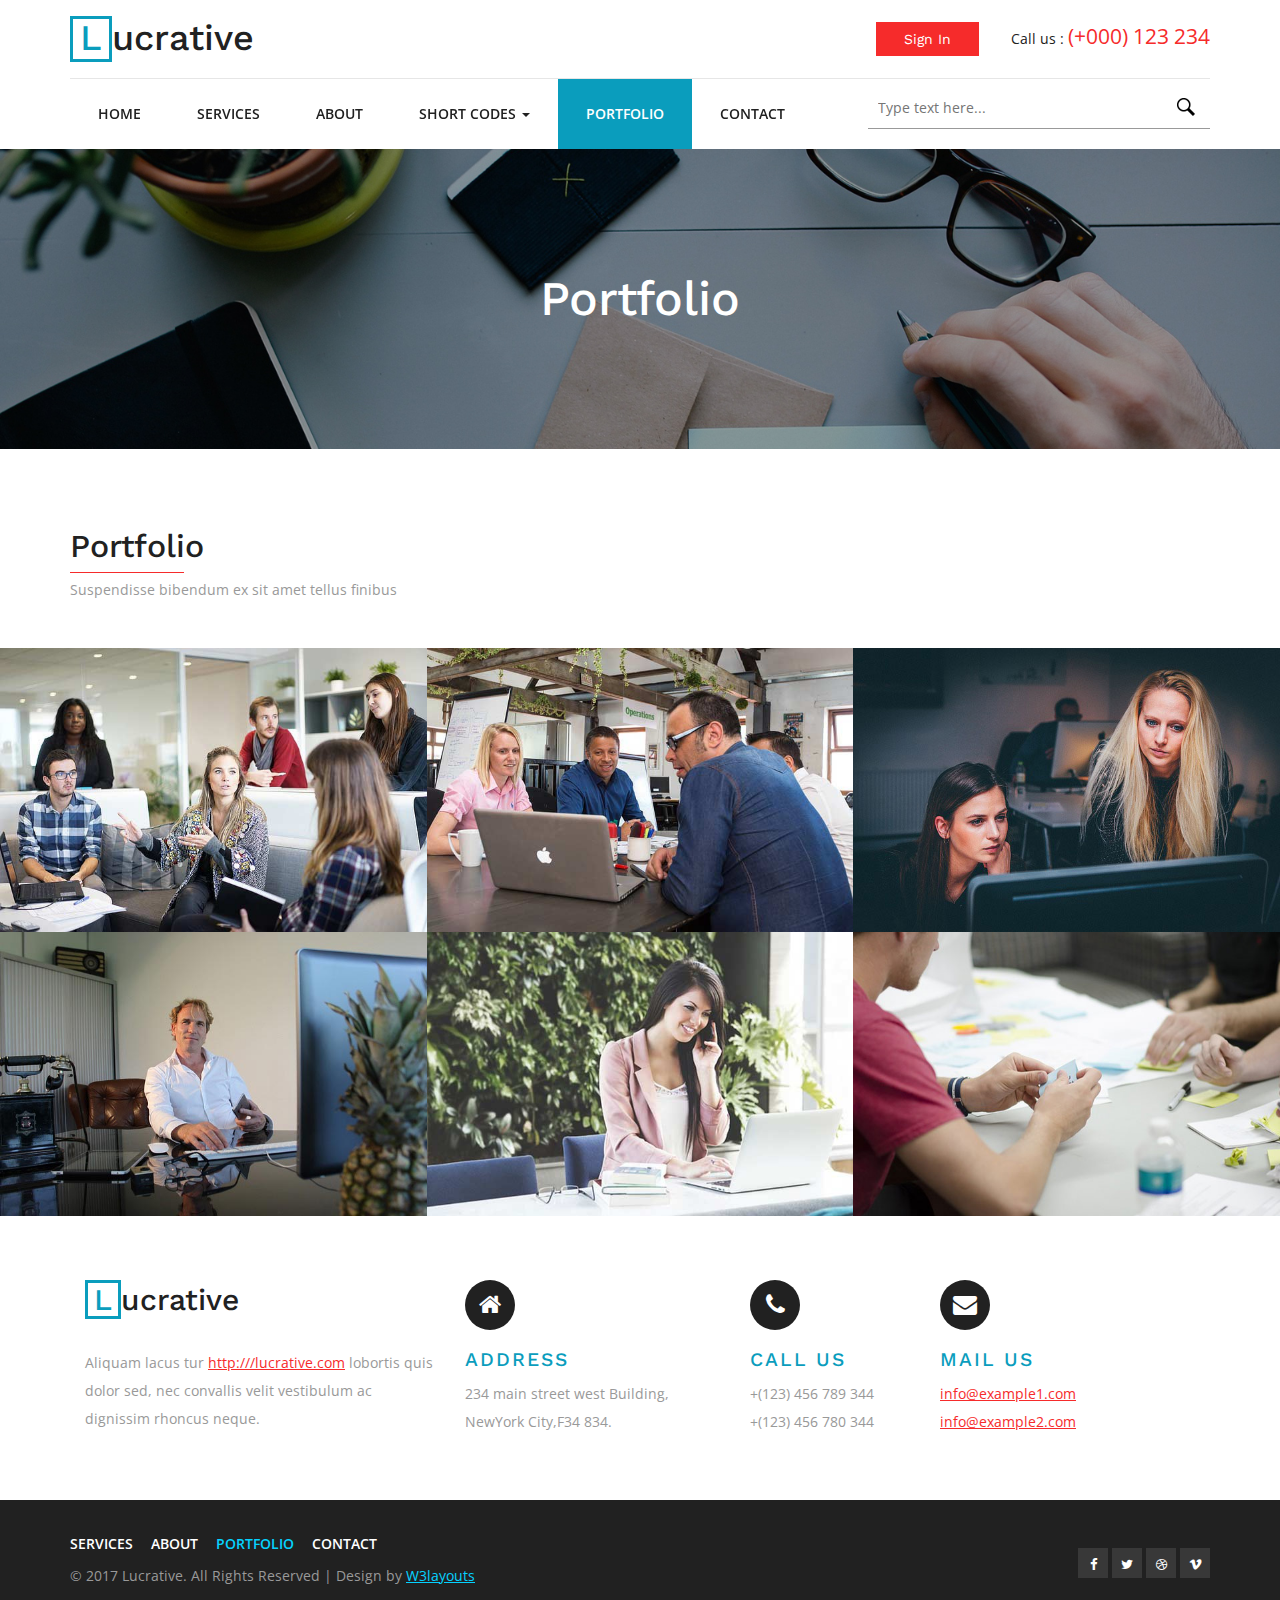
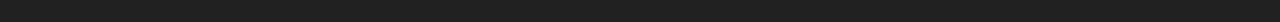
<file: portfolio.html>
<!--
author: W3layouts
author URL: http://w3layouts.com
License: Creative Commons Attribution 3.0 Unported
License URL: http://creativecommons.org/licenses/by/3.0/
-->
<!DOCTYPE html>
<html lang="en">
<head>
<title>Lucrative a Corporate Business Category Flat Bootstrap Responsive Website Template | Portfolio :: w3layouts</title>
<!-- for-mobile-apps -->
<meta name="viewport" content="width=device-width, initial-scale=1">
<meta http-equiv="Content-Type" content="text/html; charset=utf-8" />
<meta name="keywords" content="Lucrative Responsive web template, Bootstrap Web Templates, Flat Web Templates, Android Compatible web template, 
Smartphone Compatible web template, free webdesigns for Nokia, Samsung, LG, SonyEricsson, Motorola web design" />
<script type="application/x-javascript"> addEventListener("load", function() { setTimeout(hideURLbar, 0); }, false);
		function hideURLbar(){ window.scrollTo(0,1); } </script>
<!-- //for-mobile-apps -->
<link href="css/bootstrap.css" rel="stylesheet" type="text/css" media="all" />
<link href="css/style.css" rel="stylesheet" type="text/css" media="all" />
<!-- js -->
<script type="text/javascript" src="js/jquery-2.1.4.min.js"></script>
<!-- //js -->
 <link rel="stylesheet" href="css/jquery.gallery.css">
<!-- pop-up-box -->
<link href="css/popuo-box.css" rel="stylesheet" type="text/css" media="all" />
<!-- //pop-up-box -->
<!-- font-awesome icons -->
<link href="css/font-awesome.css" rel="stylesheet"> 
<!-- //font-awesome icons -->
<link href="//fonts.googleapis.com/css?family=Work+Sans:100,200,300,400,500,600,700,800,900&amp;subset=latin-ext" rel="stylesheet">
<link href='//fonts.googleapis.com/css?family=Open+Sans:400,300,300italic,400italic,600,600italic,700,700italic,800,800italic' rel='stylesheet' type='text/css'>
</head>
	
<body>
<!-- header -->
	<div class="header">
		<div class="container">
			<div class="agile_header_grid">
				<div class="w3_agile_logo">
					<h1><a href="index.html"><span>L</span>ucrative</a></h1>
				</div>
				<div class="agileits_w3layouts_sign_in">
					<ul>
						<li><a href="#small-dialog" class="play-icon popup-with-zoom-anim">Sign In</a></li>
						<li>Call us : <span>(+000) 123 234</span></li>
					</ul>
				</div>
				<div class="clearfix"> </div>
			</div>
			<div class="w3_agileits_nav">
				<nav class="navbar navbar-default">
					<div class="navbar-header navbar-left">
						<button type="button" class="navbar-toggle collapsed" data-toggle="collapse" data-target="#bs-example-navbar-collapse-1">
							<span class="sr-only">Toggle navigation</span>
							<span class="icon-bar"></span>
							<span class="icon-bar"></span>
							<span class="icon-bar"></span>
						</button>
					</div>
					<!-- Collect the nav links, forms, and other content for toggling -->
					<div class="collapse navbar-collapse navbar-right" id="bs-example-navbar-collapse-1">
						<nav>
							<ul class="nav navbar-nav">
								<li><a href="index.html" class="hvr-sweep-to-bottom">Home</a></li>
								<li><a href="services.html" class="hvr-sweep-to-bottom">Services</a></li>
								<li><a href="about.html" class="hvr-sweep-to-bottom">About</a></li>
								<li class="dropdown">
									<a href="#" class="dropdown-toggle hvr-sweep-to-bottom" data-toggle="dropdown">Short Codes <b class="caret"></b></a>
									<ul class="dropdown-menu agile_short_dropdown">
										<li><a href="icons.html">Web Icons</a></li>
										<li><a href="typography.html">Typography</a></li>
									</ul>
								</li>
								<li class="active"><a href="portfolio.html">Portfolio</a></li>
								<li><a href="contact.html" class="hvr-sweep-to-bottom">Contact</a></li>
							</ul>
							<div class="agileinfo_search">
								<form action="#" method="post">
									<input type="text" name="Search" placeholder="Type text here..." required="">
									<input type="submit" value=" ">
								</form>
							</div>
						</nav>
					</div>
				</nav>	
			</div>
		</div>
	</div>
<!-- //header -->
<!-- pop-up-box -->
	<div id="small-dialog" class="mfp-hide w3ls_small_dialog wthree_pop">
		<h3 class="agileinfo_sign">Sign In</h3>	
		<div class="agileits_signin_form">
			<form action="#" method="post">
				<input type="email" name="email" placeholder="Your Email" required="">
				<input type="password" name="password" placeholder="Password" required="">
				<div class="agile_remember">
					<div class="agile_remember_left">
						<div class="check">
							<label class="checkbox"><input type="checkbox" name="checkbox"><i> </i>remember me</label>
						</div>
					</div>
					<div class="agile_remember_right">
						<a href="#">Forgot Password?</a>
					</div>
					<div class="clearfix"> </div>
				</div>
				<input type="submit" value="SIGN IN">
				<p>Don't have an account <a href="#small-dialog1" class="play-icon popup-with-zoom-anim">Sign Up</a></p>
				<div class="w3agile_social_icons">
					<ul>
						<li class="wthree_follow">Follow us on :</li>
						<li><a href="#" class="w3_agile_facebook"><i class="fa fa-facebook" aria-hidden="true"></i></a></li>
						<li><a href="#" class="agile_twitter"><i class="fa fa-twitter" aria-hidden="true"></i></a></li>
						<li><a href="#" class="w3_agile_dribble"><i class="fa fa-dribbble" aria-hidden="true"></i></a></li>
					</ul>	
				</div>
			</form>
		</div>
	</div>
	<div id="small-dialog1" class="mfp-hide w3ls_small_dialog wthree_pop">
		<h3 class="agileinfo_sign">Sign Up</h3>	
		<div class="agileits_signin_form">
			<form action="#" method="post">
				<input type="text" name="name" placeholder="First Name" required="">
				<input type="text" name="name" placeholder="Last Name" required="">
				<input type="email" name="email" placeholder="Your Email" required="">
				<input type="password" name="password" placeholder="Password" required="">
				<input type="password" name="password" placeholder="Confirm Password" required="">
				<input type="submit" value="SIGN UP">
				<p>Already a member <a href="#small-dialog" class="play-icon popup-with-zoom-anim">Sign In</a></p>
				<div class="w3agile_social_icons">
					<ul>
						<li class="wthree_follow">Follow us on :</li>
						<li><a href="#" class="w3_agile_facebook"><i class="fa fa-facebook" aria-hidden="true"></i></a></li>
						<li><a href="#" class="agile_twitter"><i class="fa fa-twitter" aria-hidden="true"></i></a></li>
						<li><a href="#" class="w3_agile_dribble"><i class="fa fa-dribbble" aria-hidden="true"></i></a></li>
					</ul>	
				</div>
			</form>
		</div>
	</div>
<!-- //pop-up-box -->	
<script src="js/jquery.magnific-popup.js" type="text/javascript"></script>
<script>
	$(document).ready(function() {
	$('.popup-with-zoom-anim').magnificPopup({
		type: 'inline',
		fixedContentPos: false,
		fixedBgPos: true,
		overflowY: 'auto',
		closeBtnInside: true,
		preloader: false,
		midClick: true,
		removalDelay: 300,
		mainClass: 'my-mfp-zoom-in'
	});
																	
	});
</script>
<!-- banner -->	
	<div class="banner1">
		<h3>Portfolio</h3>
	</div>
<!-- //banner -->
<!-- portfolio -->
	<div class="portfolio">
		<div class="container">
			<h3 class="agile_head">Portfolio</h3>
			<p class="w3_agile_para">Suspendisse bibendum ex sit amet tellus finibus</p>
		</div>
		<div class="w3_agile_portfolio_grids">
			<div class="agile_portfolio_grid">
				<div class="w3_agileits_portfolio_grid">
					<a href="images/6.jpg" >
						<div class="view effect">
							<img src="images/6.jpg" alt=" " class="img-responsive" />
							<div class="mask"></div>
							<div class="content">
								<h4>Lucrative</h4>
							</div>
						</div> 
					</a>
				</div>
				<div class="w3_agileits_portfolio_grid">
					<a href="images/1.jpg" >
						<div class="view effect">
							<img src="images/1.jpg" alt=" " class="img-responsive" />
							<div class="mask"></div>
							<div class="content">
								<h4>Lucrative</h4>
							</div>
						</div> 
					</a>
				</div>
			</div>
			<div class="agile_portfolio_grid">
				<div class="w3_agileits_portfolio_grid">
					<a href="images/15.jpg" >
						<div class="view effect">
							<img src="images/15.jpg" alt=" " class="img-responsive" />
							<div class="mask"></div>
							<div class="content">
								<h4>Lucrative</h4>
							</div>
						</div> 
					</a>
				</div>
				<div class="w3_agileits_portfolio_grid">
					<a href="images/5.jpg" >
						<div class="view effect">
							<img src="images/5.jpg" alt=" " class="img-responsive" />
							<div class="mask"></div>
							<div class="content">
								<h4>Lucrative</h4>
							</div>
						</div> 
					</a>
				</div>
			</div>
			<div class="agile_portfolio_grid">
				<div class="w3_agileits_portfolio_grid">
					<a href="images/3.jpg" >
						<div class="view effect">
							<img src="images/3.jpg" alt=" " class="img-responsive" />
							<div class="mask"></div>
							<div class="content">
								<h4>Lucrative</h4>
							</div>
						</div> 
					</a>
				</div>
				<div class="w3_agileits_portfolio_grid">
					<a href="images/4.jpg" >
						<div class="view effect">
							<img src="images/4.jpg" alt=" " class="img-responsive" />
							<div class="mask"></div>
							<div class="content">
								<h4>Lucrative</h4>
							</div>
						</div> 
					</a>
				</div>
			</div>
			<div class="clearfix"> </div>
		</div>
	</div>
<!-- //portfolio -->
	<script type="text/javascript"  src="js/jquery.gallery.js" ></script>
	<script>
		$(function() {
			$('.w3_agile_portfolio_grids').createSimpleImgGallery();
		});
	</script>
<!-- footer -->
	<div class="footer">
		<div class="container">
			<div class="w3_footer_grids">
				<div class="col-md-4 w3_footer_grid">
					<h2><a href="index.html"><span>L</span>ucrative</a></h2>
					<p>Aliquam lacus tur <a href="#">http:///lucrative.com</a> lobortis quis dolor sed, 
						nec convallis velit vestibulum ac dignissim rhoncus neque.</p>
				</div>
				<div class="col-md-3 w3_footer_grid">
					<div class="w3l_footer_grid">
						<i class="fa fa-home" aria-hidden="true"></i>
					</div>
					<h4>Address</h4>
					<p>234 main street west Building, NewYork City,F34 834.</p>
				</div>
				<div class="col-md-2 w3_footer_grid">
					<div class="w3l_footer_grid">
						<i class="fa fa-phone" aria-hidden="true"></i>
					</div>
					<h4>Call Us</h4>
					<p>+(123) 456 789 344 <span>+(123) 456 780 344</span></p>
				</div>
				<div class="col-md-3 w3_footer_grid">
					<div class="w3l_footer_grid">
						<i class="fa fa-envelope" aria-hidden="true"></i>
					</div>
					<h4>Mail Us</h4>
					<p><a href="mailto:info@example.com">info@example1.com</a>
						<span><a href="mailto:info@example.com">info@example2.com</a></span></p>
				</div>
				<div class="clearfix"> </div>
			</div>
		</div>
	</div>
	<div class="copyright">
		<div class="container">
			<div class="w3ls_copyright_left">
				<ul>
					<li><a href="services.html">Services</a></li>
					<li><a href="about.html">About</a></li>
					<li class="active"><a href="portfolio.html">Portfolio</a></li>
					<li><a href="contact.html">Contact</a></li>
				</ul>
				<p>© 2017 Lucrative. All Rights Reserved | Design by <a href="https://w3layouts.com/">W3layouts</a></p>
			</div>
			<div class="w3ls_copyright_right">
				<ul>
					<li><a href="#" class="w3_agile_facebook"><i class="fa fa-facebook" aria-hidden="true"></i></a></li>
					<li><a href="#" class="agile_twitter"><i class="fa fa-twitter" aria-hidden="true"></i></a></li>
					<li><a href="#" class="w3_agile_dribble"><i class="fa fa-dribbble" aria-hidden="true"></i></a></li>
					<li><a href="#" class="w3_agile_vimeo"><i class="fa fa-vimeo" aria-hidden="true"></i></a></li>
				</ul>
			</div>
			<div class="clearfix"> </div>
		</div>
	</div>
<!-- //footer -->
<!-- start-smoth-scrolling -->
<script type="text/javascript" src="js/move-top.js"></script>
<script type="text/javascript" src="js/easing.js"></script>
<script type="text/javascript">
	jQuery(document).ready(function($) {
		$(".scroll").click(function(event){		
			event.preventDefault();
			$('html,body').animate({scrollTop:$(this.hash).offset().top},1000);
		});
	});
</script>
<!-- start-smoth-scrolling -->
<!-- for bootstrap working -->
	<script src="js/bootstrap.js"></script>
<!-- //for bootstrap working -->
<!-- here stars scrolling icon -->
	<script type="text/javascript">
		$(document).ready(function() {
			/*
				var defaults = {
				containerID: 'toTop', // fading element id
				containerHoverID: 'toTopHover', // fading element hover id
				scrollSpeed: 1200,
				easingType: 'linear' 
				};
			*/
								
			$().UItoTop({ easingType: 'easeOutQuart' });
								
			});
	</script>
<!-- //here ends scrolling icon -->
</body>
</html>
</file>
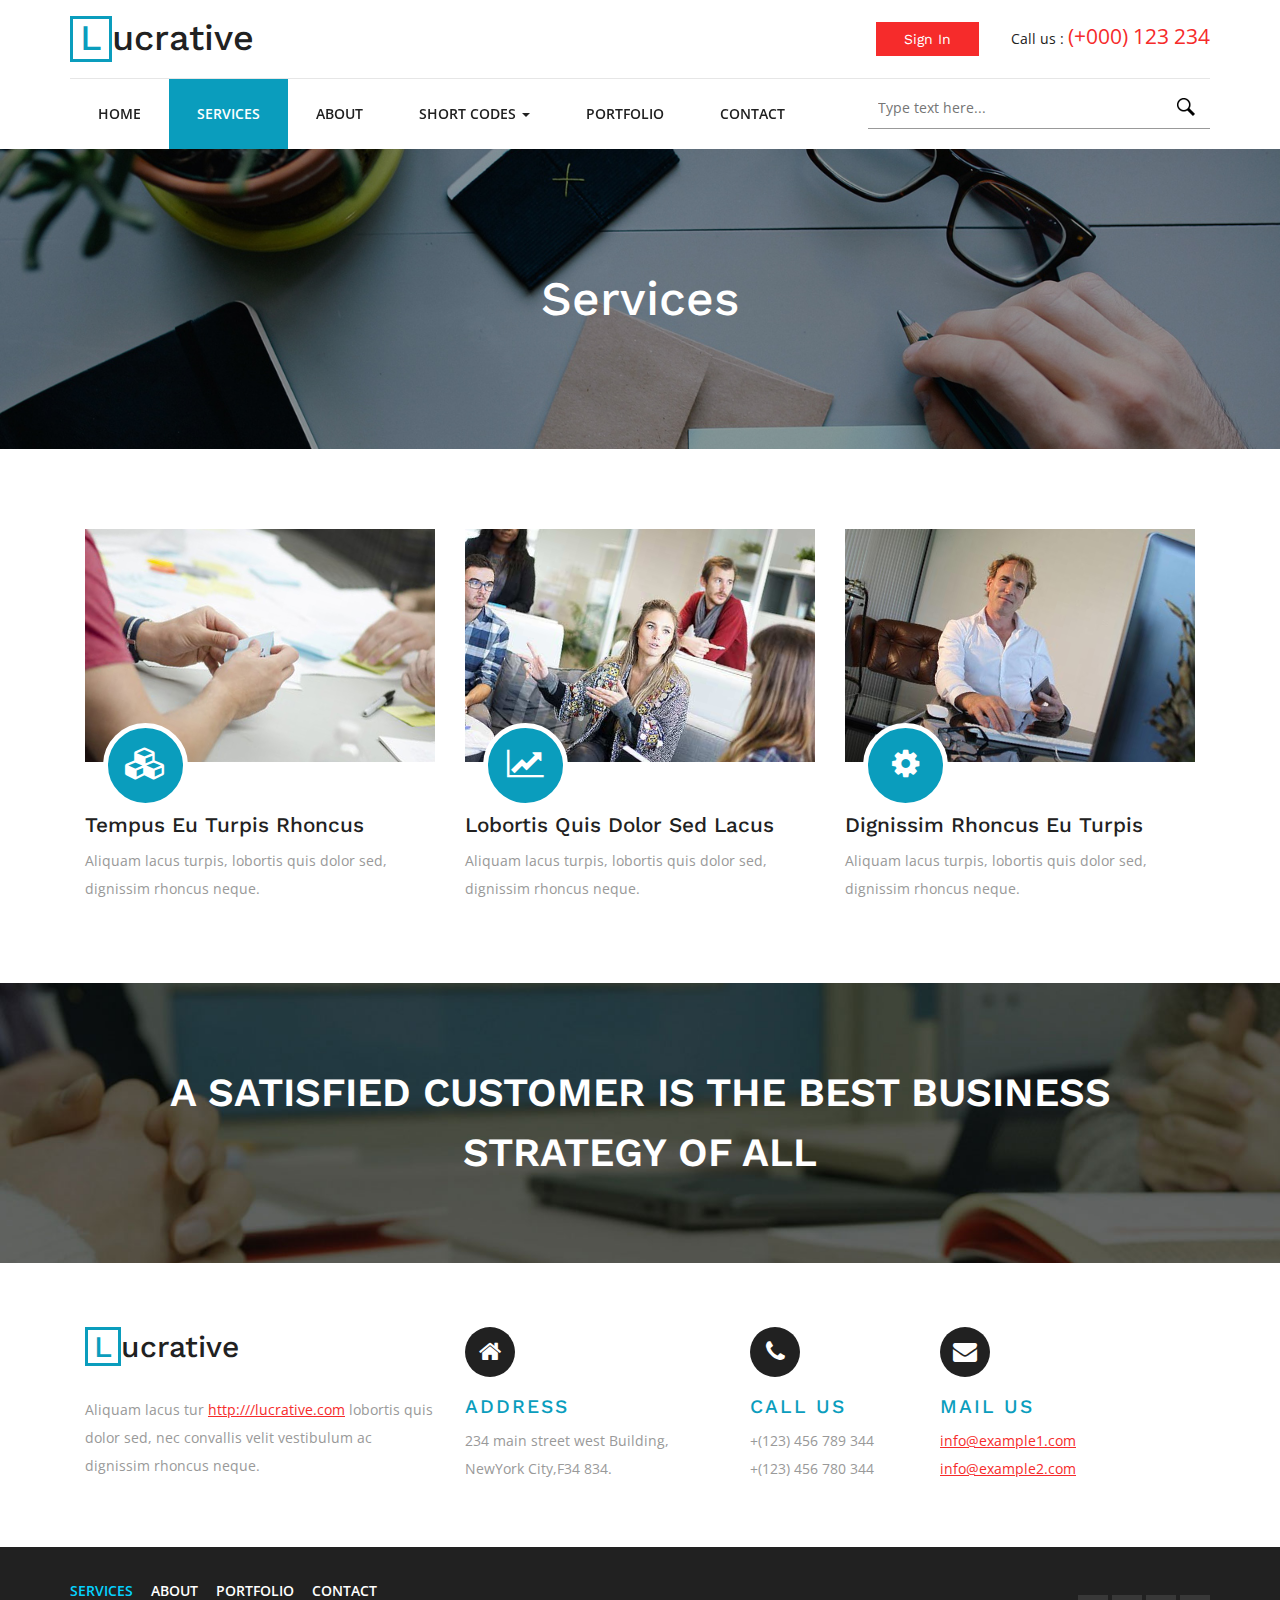
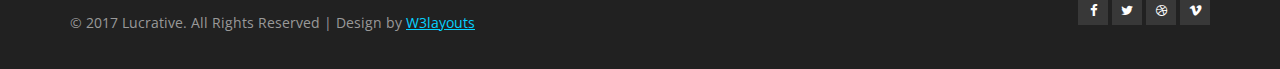
<file: services.html>
<!--
author: W3layouts
author URL: http://w3layouts.com
License: Creative Commons Attribution 3.0 Unported
License URL: http://creativecommons.org/licenses/by/3.0/
-->
<!DOCTYPE html>
<html lang="en">
<head>
<title>Lucrative a Corporate Business Category Flat Bootstrap Responsive Website Template | Services :: w3layouts</title>
<!-- for-mobile-apps -->
<meta name="viewport" content="width=device-width, initial-scale=1">
<meta http-equiv="Content-Type" content="text/html; charset=utf-8" />
<meta name="keywords" content="Lucrative Responsive web template, Bootstrap Web Templates, Flat Web Templates, Android Compatible web template, 
Smartphone Compatible web template, free webdesigns for Nokia, Samsung, LG, SonyEricsson, Motorola web design" />
<script type="application/x-javascript"> addEventListener("load", function() { setTimeout(hideURLbar, 0); }, false);
		function hideURLbar(){ window.scrollTo(0,1); } </script>
<!-- //for-mobile-apps -->
<link href="css/bootstrap.css" rel="stylesheet" type="text/css" media="all" />
<link href="css/style.css" rel="stylesheet" type="text/css" media="all" />
<!-- js -->
<script type="text/javascript" src="js/jquery-2.1.4.min.js"></script>
<!-- //js -->
<!-- pop-up-box -->
<link href="css/popuo-box.css" rel="stylesheet" type="text/css" media="all" />
<!-- //pop-up-box -->
<!-- font-awesome icons -->
<link href="css/font-awesome.css" rel="stylesheet"> 
<!-- //font-awesome icons -->
<link href="//fonts.googleapis.com/css?family=Work+Sans:100,200,300,400,500,600,700,800,900&amp;subset=latin-ext" rel="stylesheet">
<link href='//fonts.googleapis.com/css?family=Open+Sans:400,300,300italic,400italic,600,600italic,700,700italic,800,800italic' rel='stylesheet' type='text/css'>
</head>
	
<body>
<!-- header -->
	<div class="header">
		<div class="container">
			<div class="agile_header_grid">
				<div class="w3_agile_logo">
					<h1><a href="index.html"><span>L</span>ucrative</a></h1>
				</div>
				<div class="agileits_w3layouts_sign_in">
					<ul>
						<li><a href="#small-dialog" class="play-icon popup-with-zoom-anim">Sign In</a></li>
						<li>Call us : <span>(+000) 123 234</span></li>
					</ul>
				</div>
				<div class="clearfix"> </div>
			</div>
			<div class="w3_agileits_nav">
				<nav class="navbar navbar-default">
					<div class="navbar-header navbar-left">
						<button type="button" class="navbar-toggle collapsed" data-toggle="collapse" data-target="#bs-example-navbar-collapse-1">
							<span class="sr-only">Toggle navigation</span>
							<span class="icon-bar"></span>
							<span class="icon-bar"></span>
							<span class="icon-bar"></span>
						</button>
					</div>
					<!-- Collect the nav links, forms, and other content for toggling -->
					<div class="collapse navbar-collapse navbar-right" id="bs-example-navbar-collapse-1">
						<nav>
							<ul class="nav navbar-nav">
								<li><a href="index.html" class="hvr-sweep-to-bottom">Home</a></li>
								<li class="active"><a href="services.html">Services</a></li>
								<li><a href="about.html" class="hvr-sweep-to-bottom">About</a></li>
								<li class="dropdown">
									<a href="#" class="dropdown-toggle hvr-sweep-to-bottom" data-toggle="dropdown">Short Codes <b class="caret"></b></a>
									<ul class="dropdown-menu agile_short_dropdown">
										<li><a href="icons.html">Web Icons</a></li>
										<li><a href="typography.html">Typography</a></li>
									</ul>
								</li>
								<li><a href="portfolio.html" class="hvr-sweep-to-bottom">Portfolio</a></li>
								<li><a href="contact.html" class="hvr-sweep-to-bottom">Contact</a></li>
							</ul>
							<div class="agileinfo_search">
								<form action="#" method="post">
									<input type="text" name="Search" placeholder="Type text here..." required="">
									<input type="submit" value=" ">
								</form>
							</div>
						</nav>
					</div>
				</nav>	
			</div>
		</div>
	</div>
<!-- //header -->
<!-- pop-up-box -->
	<div id="small-dialog" class="mfp-hide w3ls_small_dialog wthree_pop">
		<h3 class="agileinfo_sign">Sign In</h3>	
		<div class="agileits_signin_form">
			<form action="#" method="post">
				<input type="email" name="email" placeholder="Your Email" required="">
				<input type="password" name="password" placeholder="Password" required="">
				<div class="agile_remember">
					<div class="agile_remember_left">
						<div class="check">
							<label class="checkbox"><input type="checkbox" name="checkbox"><i> </i>remember me</label>
						</div>
					</div>
					<div class="agile_remember_right">
						<a href="#">Forgot Password?</a>
					</div>
					<div class="clearfix"> </div>
				</div>
				<input type="submit" value="SIGN IN">
				<p>Don't have an account <a href="#small-dialog1" class="play-icon popup-with-zoom-anim">Sign Up</a></p>
				<div class="w3agile_social_icons">
					<ul>
						<li class="wthree_follow">Follow us on :</li>
						<li><a href="#" class="w3_agile_facebook"><i class="fa fa-facebook" aria-hidden="true"></i></a></li>
						<li><a href="#" class="agile_twitter"><i class="fa fa-twitter" aria-hidden="true"></i></a></li>
						<li><a href="#" class="w3_agile_dribble"><i class="fa fa-dribbble" aria-hidden="true"></i></a></li>
					</ul>	
				</div>
			</form>
		</div>
	</div>
	<div id="small-dialog1" class="mfp-hide w3ls_small_dialog wthree_pop">
		<h3 class="agileinfo_sign">Sign Up</h3>	
		<div class="agileits_signin_form">
			<form action="#" method="post">
				<input type="text" name="name" placeholder="First Name" required="">
				<input type="text" name="name" placeholder="Last Name" required="">
				<input type="email" name="email" placeholder="Your Email" required="">
				<input type="password" name="password" placeholder="Password" required="">
				<input type="password" name="password" placeholder="Confirm Password" required="">
				<input type="submit" value="SIGN UP">
				<p>Already a member <a href="#small-dialog" class="play-icon popup-with-zoom-anim">Sign In</a></p>
				<div class="w3agile_social_icons">
					<ul>
						<li class="wthree_follow">Follow us on :</li>
						<li><a href="#" class="w3_agile_facebook"><i class="fa fa-facebook" aria-hidden="true"></i></a></li>
						<li><a href="#" class="agile_twitter"><i class="fa fa-twitter" aria-hidden="true"></i></a></li>
						<li><a href="#" class="w3_agile_dribble"><i class="fa fa-dribbble" aria-hidden="true"></i></a></li>
					</ul>	
				</div>
			</form>
		</div>
	</div>
<!-- //pop-up-box -->	
<script src="js/jquery.magnific-popup.js" type="text/javascript"></script>
<script>
	$(document).ready(function() {
	$('.popup-with-zoom-anim').magnificPopup({
		type: 'inline',
		fixedContentPos: false,
		fixedBgPos: true,
		overflowY: 'auto',
		closeBtnInside: true,
		preloader: false,
		midClick: true,
		removalDelay: 300,
		mainClass: 'my-mfp-zoom-in'
	});
																	
	});
</script>
<!-- banner -->	
	<div class="banner1">
		<h3>Services</h3>
	</div>
<!-- //banner -->		
<!-- services -->
	<div class="services">
		<div class="container">
			<div class="w3_agile_services_grids">
				<div class="col-md-4 w3_agile_services_grid">
					<div class="agile_services_grid">
						<div class="hover06 column">
							<div>
								<figure><img src="images/4.jpg" alt=" " class="img-responsive" /></figure>
							</div>
						</div>
						<div class="agile_services_grid_pos">
							<i class="fa fa-cubes" aria-hidden="true"></i>
						</div>
					</div>
					<h4>tempus eu turpis rhoncus</h4>
					<p>Aliquam lacus turpis, lobortis quis dolor sed, dignissim rhoncus neque.</p>
				</div>
				<div class="col-md-4 w3_agile_services_grid">
					<div class="agile_services_grid">
						<div class="hover06 column">
							<div>
								<figure><img src="images/6.jpg" alt=" " class="img-responsive" /></figure>
							</div>
						</div>
						<div class="agile_services_grid_pos">
							<i class="fa fa-line-chart" aria-hidden="true"></i>
						</div>
					</div>
					<h4>lobortis quis dolor sed lacus</h4>
					<p>Aliquam lacus turpis, lobortis quis dolor sed, dignissim rhoncus neque.</p>
				</div>
				<div class="col-md-4 w3_agile_services_grid">
					<div class="agile_services_grid">
						<div class="hover06 column">
							<div>
								<figure><img src="images/1.jpg" alt=" " class="img-responsive" /></figure>
							</div>
						</div>
						<div class="agile_services_grid_pos">
							<i class="fa fa-cog" aria-hidden="true"></i>
						</div>
					</div>
					<h4>dignissim rhoncus eu turpis</h4>
					<p>Aliquam lacus turpis, lobortis quis dolor sed, dignissim rhoncus neque.</p>
				</div>
				<div class="clearfix"> </div>
			</div>
		</div>
	</div>
<!-- //services -->
<!-- services-bottom -->
	<div class="services-bottom">
		<div class="container">
			<h3>a satisfied customer is the best business strategy of all</h3>
		</div>
	</div>
<!-- //services-bottom -->
<!-- footer -->
	<div class="footer">
		<div class="container">
			<div class="w3_footer_grids">
				<div class="col-md-4 w3_footer_grid">
					<h2><a href="index.html"><span>L</span>ucrative</a></h2>
					<p>Aliquam lacus tur <a href="#">http:///lucrative.com</a> lobortis quis dolor sed, 
						nec convallis velit vestibulum ac dignissim rhoncus neque.</p>
				</div>
				<div class="col-md-3 w3_footer_grid">
					<div class="w3l_footer_grid">
						<i class="fa fa-home" aria-hidden="true"></i>
					</div>
					<h4>Address</h4>
					<p>234 main street west Building, NewYork City,F34 834.</p>
				</div>
				<div class="col-md-2 w3_footer_grid">
					<div class="w3l_footer_grid">
						<i class="fa fa-phone" aria-hidden="true"></i>
					</div>
					<h4>Call Us</h4>
					<p>+(123) 456 789 344 <span>+(123) 456 780 344</span></p>
				</div>
				<div class="col-md-3 w3_footer_grid">
					<div class="w3l_footer_grid">
						<i class="fa fa-envelope" aria-hidden="true"></i>
					</div>
					<h4>Mail Us</h4>
					<p><a href="mailto:info@example.com">info@example1.com</a>
						<span><a href="mailto:info@example.com">info@example2.com</a></span></p>
				</div>
				<div class="clearfix"> </div>
			</div>
		</div>
	</div>
	<div class="copyright">
		<div class="container">
			<div class="w3ls_copyright_left">
				<ul>
					<li class="active"><a href="services.html">Services</a></li>
					<li><a href="about.html">About</a></li>
					<li><a href="portfolio.html">Portfolio</a></li>
					<li><a href="contact.html">Contact</a></li>
				</ul>
				<p>© 2017 Lucrative. All Rights Reserved | Design by <a href="https://w3layouts.com/">W3layouts</a></p>
			</div>
			<div class="w3ls_copyright_right">
				<ul>
					<li><a href="#" class="w3_agile_facebook"><i class="fa fa-facebook" aria-hidden="true"></i></a></li>
					<li><a href="#" class="agile_twitter"><i class="fa fa-twitter" aria-hidden="true"></i></a></li>
					<li><a href="#" class="w3_agile_dribble"><i class="fa fa-dribbble" aria-hidden="true"></i></a></li>
					<li><a href="#" class="w3_agile_vimeo"><i class="fa fa-vimeo" aria-hidden="true"></i></a></li>
				</ul>
			</div>
			<div class="clearfix"> </div>
		</div>
	</div>
<!-- //footer -->
<!-- start-smoth-scrolling -->
<script type="text/javascript" src="js/move-top.js"></script>
<script type="text/javascript" src="js/easing.js"></script>
<script type="text/javascript">
	jQuery(document).ready(function($) {
		$(".scroll").click(function(event){		
			event.preventDefault();
			$('html,body').animate({scrollTop:$(this.hash).offset().top},1000);
		});
	});
</script>
<!-- start-smoth-scrolling -->
<!-- for bootstrap working -->
	<script src="js/bootstrap.js"></script>
<!-- //for bootstrap working -->
<!-- here stars scrolling icon -->
	<script type="text/javascript">
		$(document).ready(function() {
			/*
				var defaults = {
				containerID: 'toTop', // fading element id
				containerHoverID: 'toTopHover', // fading element hover id
				scrollSpeed: 1200,
				easingType: 'linear' 
				};
			*/
								
			$().UItoTop({ easingType: 'easeOutQuart' });
								
			});
	</script>
<!-- //here ends scrolling icon -->
</body>
</html>
</file>
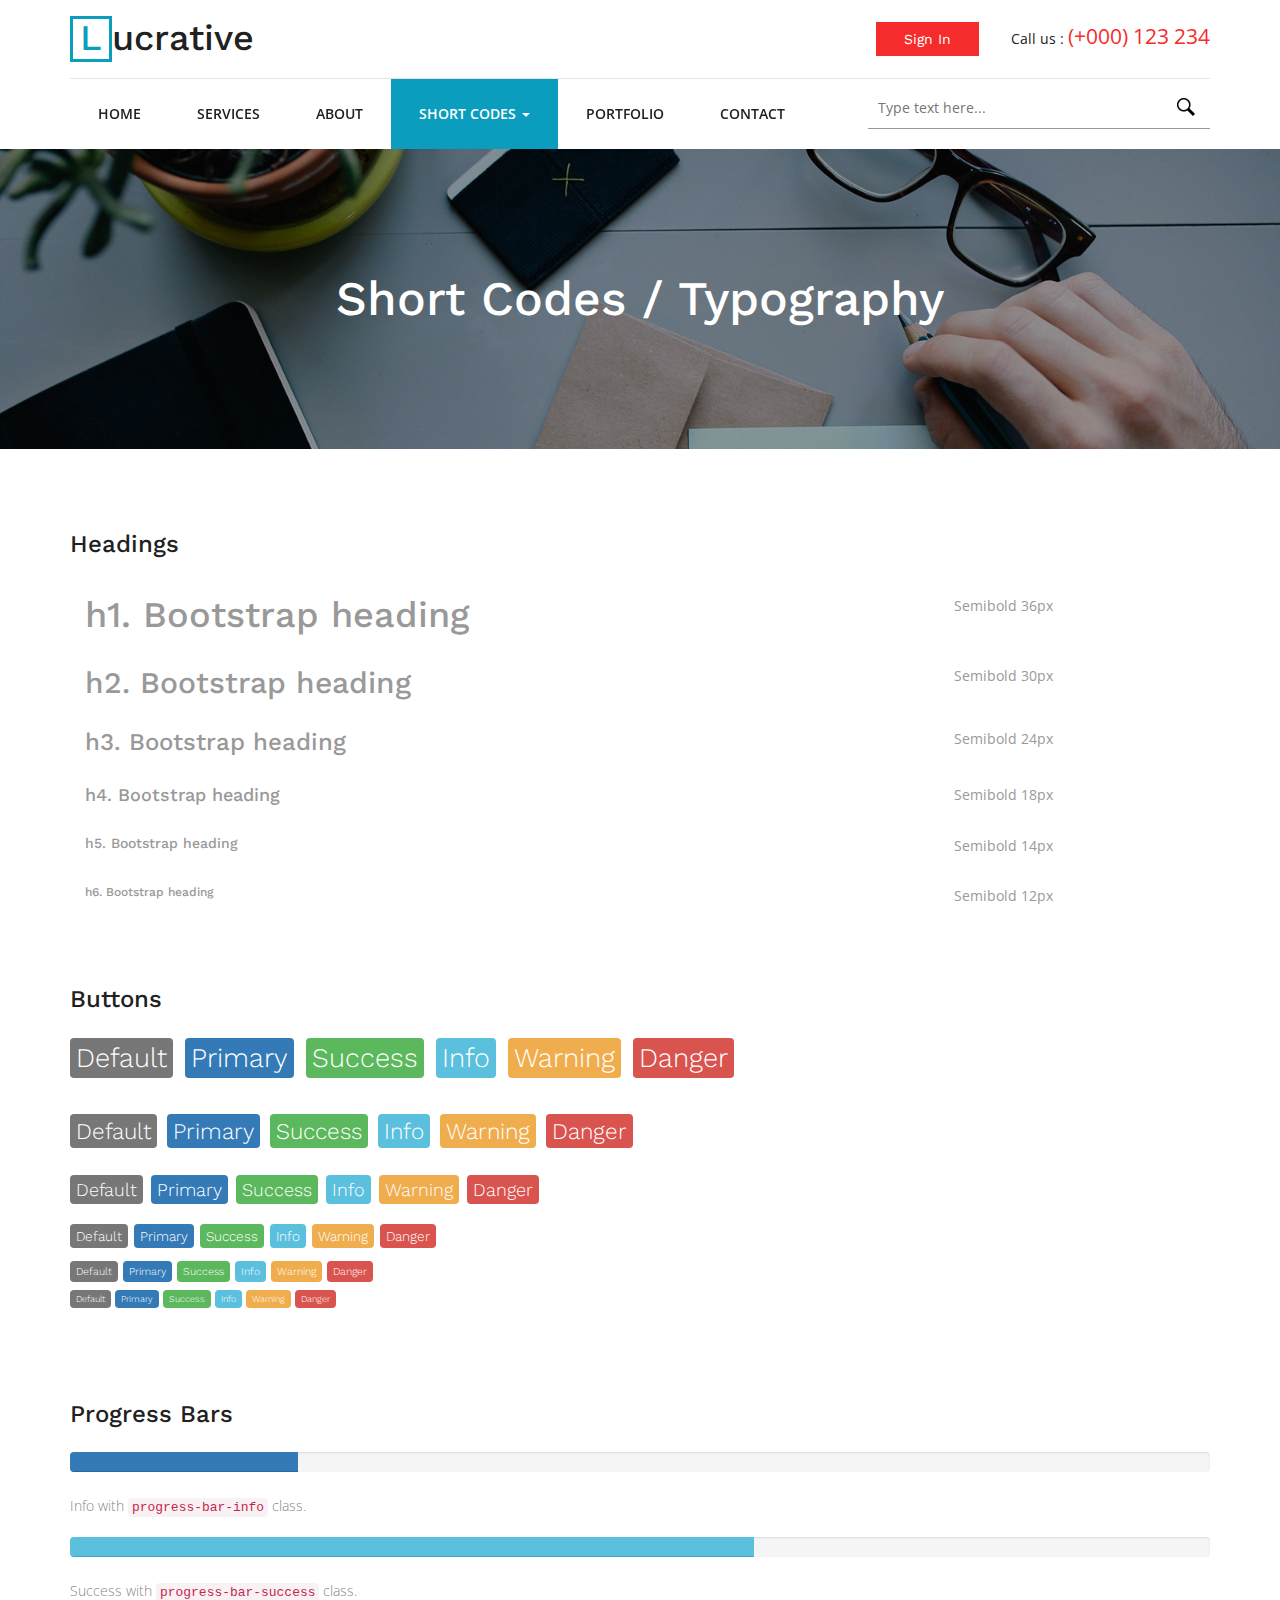
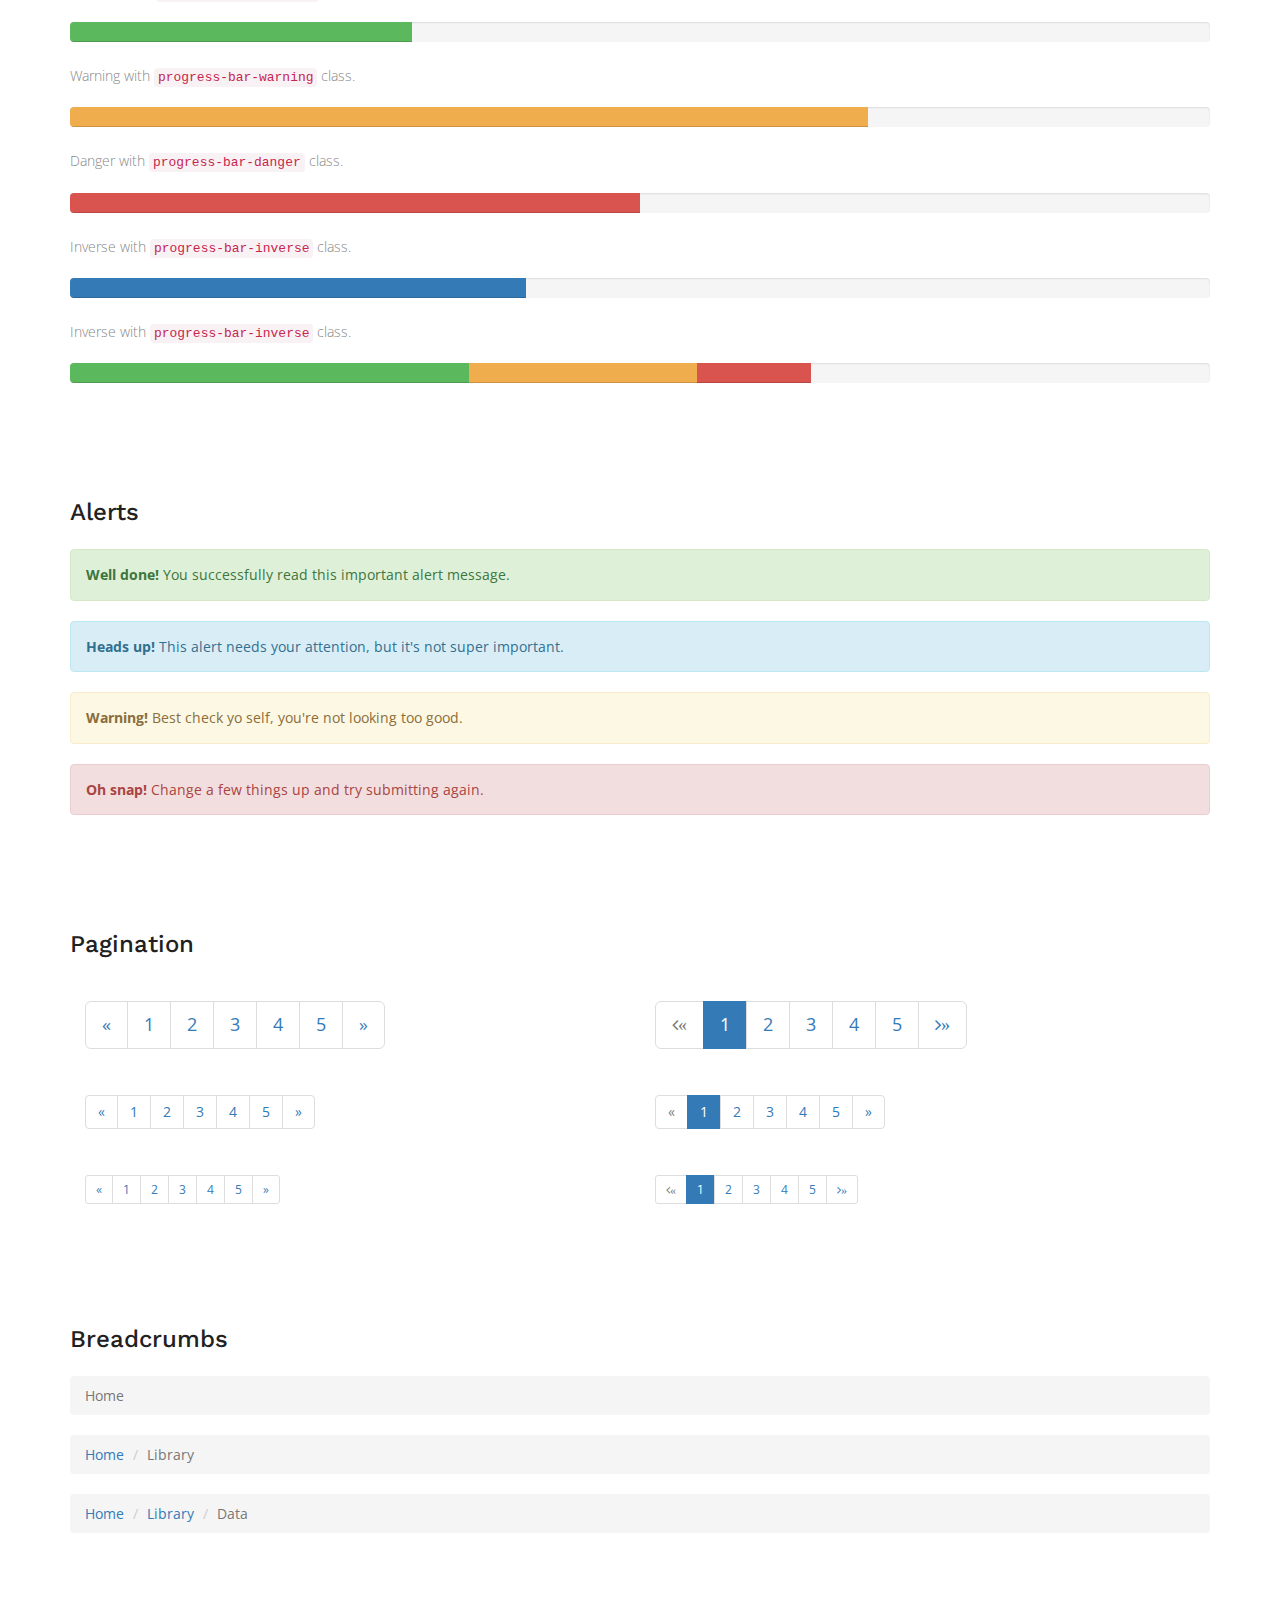
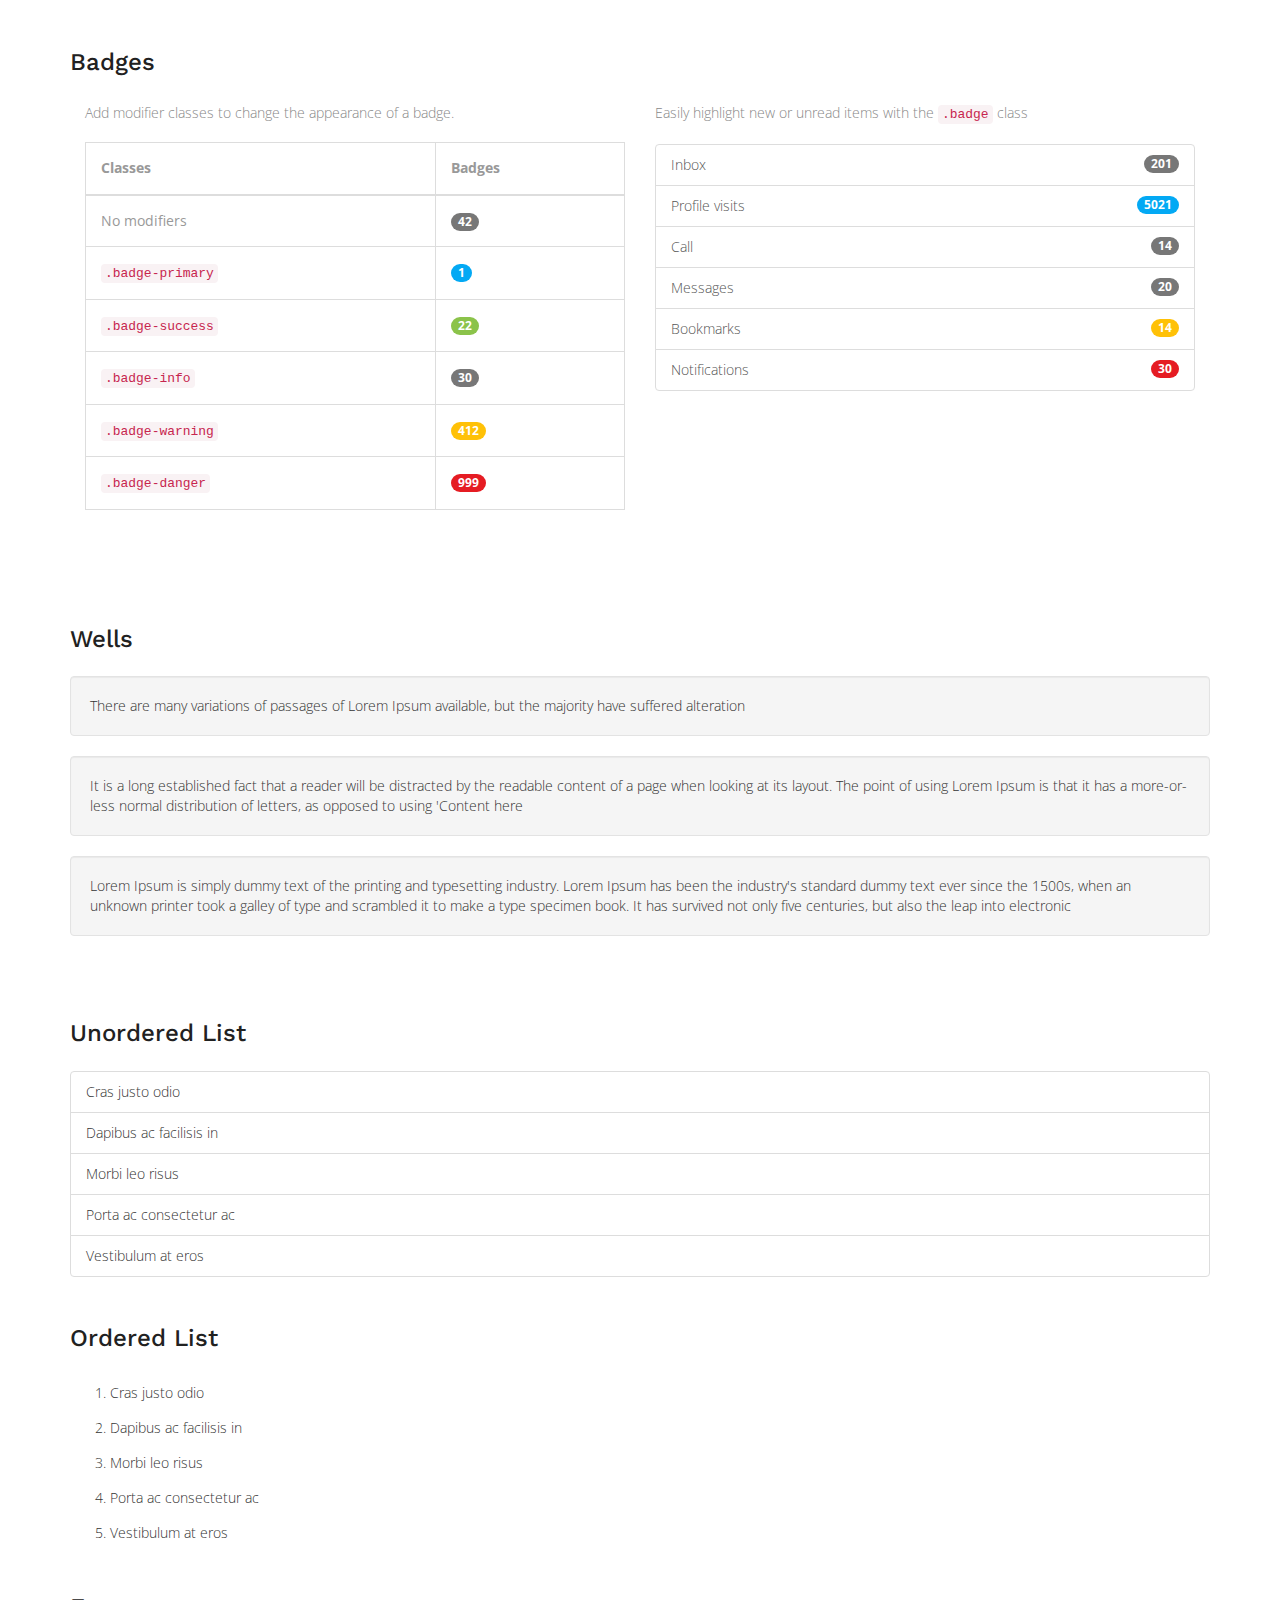
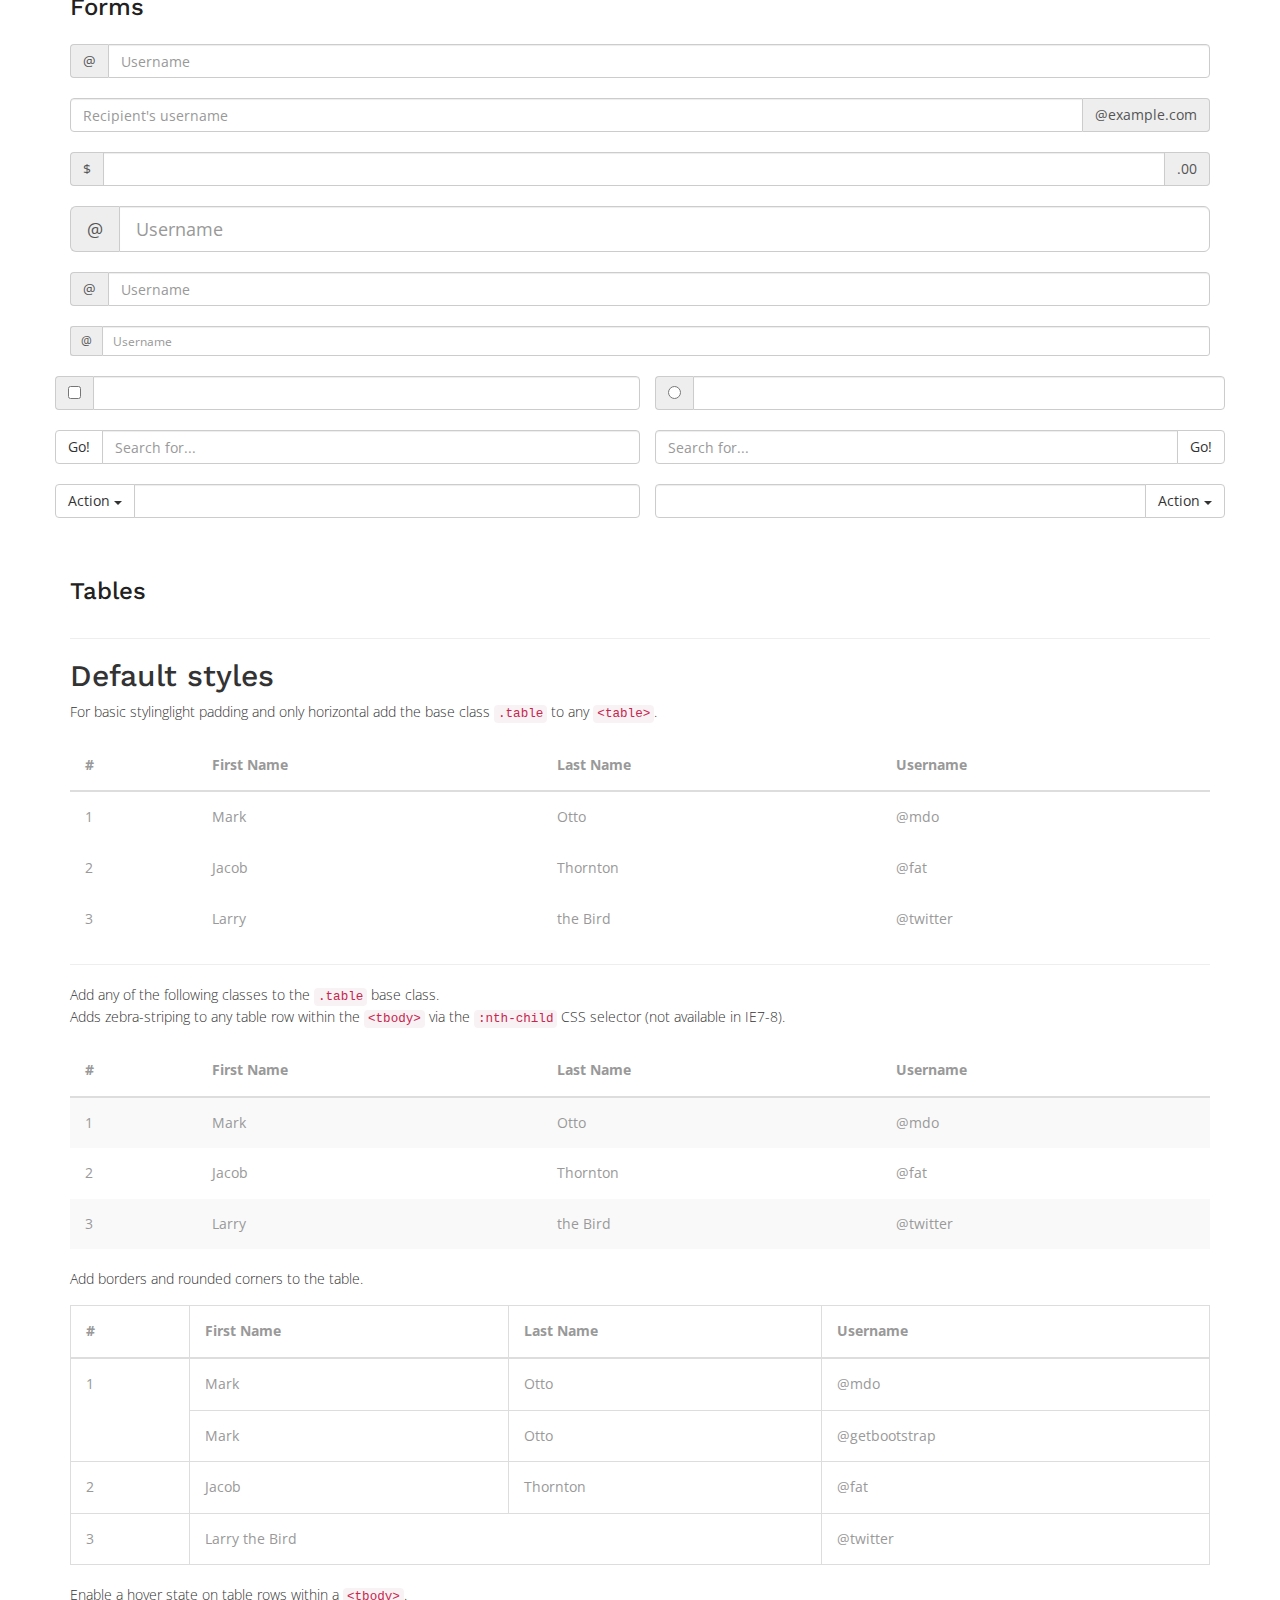
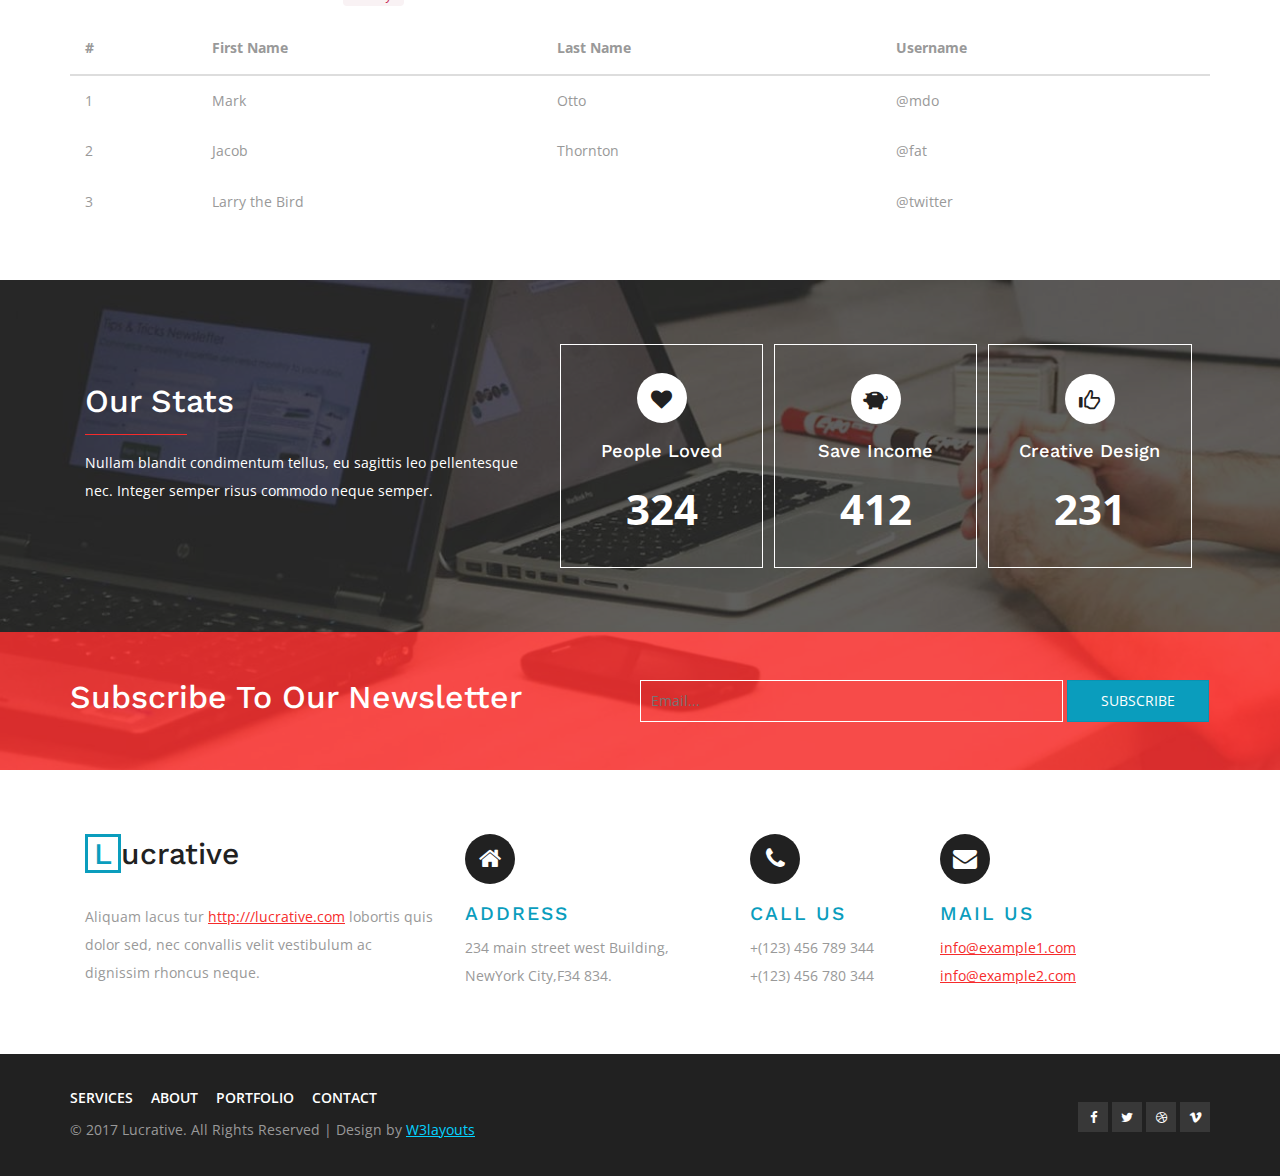
<file: typography.html>
<!--
author: W3layouts
author URL: http://w3layouts.com
License: Creative Commons Attribution 3.0 Unported
License URL: http://creativecommons.org/licenses/by/3.0/
-->
<!DOCTYPE html>
<html lang="en">
<head>
<title>Lucrative a Corporate Business Category Flat Bootstrap Responsive Website Template | Typography :: w3layouts</title>
<!-- for-mobile-apps -->
<meta name="viewport" content="width=device-width, initial-scale=1">
<meta http-equiv="Content-Type" content="text/html; charset=utf-8" />
<meta name="keywords" content="Lucrative Responsive web template, Bootstrap Web Templates, Flat Web Templates, Android Compatible web template, 
Smartphone Compatible web template, free webdesigns for Nokia, Samsung, LG, SonyEricsson, Motorola web design" />
<script type="application/x-javascript"> addEventListener("load", function() { setTimeout(hideURLbar, 0); }, false);
		function hideURLbar(){ window.scrollTo(0,1); } </script>
<!-- //for-mobile-apps -->
<link href="css/bootstrap.css" rel="stylesheet" type="text/css" media="all" />
<link href="css/style.css" rel="stylesheet" type="text/css" media="all" />
<!-- js -->
<script type="text/javascript" src="js/jquery-2.1.4.min.js"></script>
<!-- //js -->
<!-- pop-up-box -->
<link href="css/popuo-box.css" rel="stylesheet" type="text/css" media="all" />
<!-- //pop-up-box -->
<!-- font-awesome icons -->
<link href="css/font-awesome.css" rel="stylesheet"> 
<!-- //font-awesome icons -->
<link href="//fonts.googleapis.com/css?family=Work+Sans:100,200,300,400,500,600,700,800,900&amp;subset=latin-ext" rel="stylesheet">
<link href='//fonts.googleapis.com/css?family=Open+Sans:400,300,300italic,400italic,600,600italic,700,700italic,800,800italic' rel='stylesheet' type='text/css'>
</head>
	
<body>
<!-- header -->
	<div class="header">
		<div class="container">
			<div class="agile_header_grid">
				<div class="w3_agile_logo">
					<h1><a href="index.html"><span>L</span>ucrative</a></h1>
				</div>
				<div class="agileits_w3layouts_sign_in">
					<ul>
						<li><a href="#small-dialog" class="play-icon popup-with-zoom-anim">Sign In</a></li>
						<li>Call us : <span>(+000) 123 234</span></li>
					</ul>
				</div>
				<div class="clearfix"> </div>
			</div>
			<div class="w3_agileits_nav">
				<nav class="navbar navbar-default">
					<div class="navbar-header navbar-left">
						<button type="button" class="navbar-toggle collapsed" data-toggle="collapse" data-target="#bs-example-navbar-collapse-1">
							<span class="sr-only">Toggle navigation</span>
							<span class="icon-bar"></span>
							<span class="icon-bar"></span>
							<span class="icon-bar"></span>
						</button>
					</div>
					<!-- Collect the nav links, forms, and other content for toggling -->
					<div class="collapse navbar-collapse navbar-right" id="bs-example-navbar-collapse-1">
						<nav>
							<ul class="nav navbar-nav">
								<li><a href="index.html" class="hvr-sweep-to-bottom">Home</a></li>
								<li><a href="services.html" class="hvr-sweep-to-bottom">Services</a></li>
								<li><a href="about.html" class="hvr-sweep-to-bottom">About</a></li>
								<li class="dropdown active">
									<a href="#" class="dropdown-toggle" data-toggle="dropdown">Short Codes <b class="caret"></b></a>
									<ul class="dropdown-menu agile_short_dropdown">
										<li><a href="icons.html">Web Icons</a></li>
										<li><a href="typography.html">Typography</a></li>
									</ul>
								</li>
								<li><a href="portfolio.html" class="hvr-sweep-to-bottom">Portfolio</a></li>
								<li><a href="contact.html" class="hvr-sweep-to-bottom">Contact</a></li>
							</ul>
							<div class="agileinfo_search">
								<form action="#" method="post">
									<input type="text" name="Search" placeholder="Type text here..." required="">
									<input type="submit" value=" ">
								</form>
							</div>
						</nav>
					</div>
				</nav>	
			</div>
		</div>
	</div>
<!-- //header -->
<!-- pop-up-box -->
	<div id="small-dialog" class="mfp-hide w3ls_small_dialog wthree_pop">
		<h3 class="agileinfo_sign">Sign In</h3>	
		<div class="agileits_signin_form">
			<form action="#" method="post">
				<input type="email" name="email" placeholder="Your Email" required="">
				<input type="password" name="password" placeholder="Password" required="">
				<div class="agile_remember">
					<div class="agile_remember_left">
						<div class="check">
							<label class="checkbox"><input type="checkbox" name="checkbox"><i> </i>remember me</label>
						</div>
					</div>
					<div class="agile_remember_right">
						<a href="#">Forgot Password?</a>
					</div>
					<div class="clearfix"> </div>
				</div>
				<input type="submit" value="SIGN IN">
				<p>Don't have an account <a href="#small-dialog1" class="play-icon popup-with-zoom-anim">Sign Up</a></p>
				<div class="w3agile_social_icons">
					<ul>
						<li class="wthree_follow">Follow us on :</li>
						<li><a href="#" class="w3_agile_facebook"><i class="fa fa-facebook" aria-hidden="true"></i></a></li>
						<li><a href="#" class="agile_twitter"><i class="fa fa-twitter" aria-hidden="true"></i></a></li>
						<li><a href="#" class="w3_agile_dribble"><i class="fa fa-dribbble" aria-hidden="true"></i></a></li>
					</ul>	
				</div>
			</form>
		</div>
	</div>
	<div id="small-dialog1" class="mfp-hide w3ls_small_dialog wthree_pop">
		<h3 class="agileinfo_sign">Sign Up</h3>	
		<div class="agileits_signin_form">
			<form action="#" method="post">
				<input type="text" name="name" placeholder="First Name" required="">
				<input type="text" name="name" placeholder="Last Name" required="">
				<input type="email" name="email" placeholder="Your Email" required="">
				<input type="password" name="password" placeholder="Password" required="">
				<input type="password" name="password" placeholder="Confirm Password" required="">
				<input type="submit" value="SIGN UP">
				<p>Already a member <a href="#small-dialog" class="play-icon popup-with-zoom-anim">Sign In</a></p>
				<div class="w3agile_social_icons">
					<ul>
						<li class="wthree_follow">Follow us on :</li>
						<li><a href="#" class="w3_agile_facebook"><i class="fa fa-facebook" aria-hidden="true"></i></a></li>
						<li><a href="#" class="agile_twitter"><i class="fa fa-twitter" aria-hidden="true"></i></a></li>
						<li><a href="#" class="w3_agile_dribble"><i class="fa fa-dribbble" aria-hidden="true"></i></a></li>
					</ul>	
				</div>
			</form>
		</div>
	</div>
<!-- //pop-up-box -->	
<script src="js/jquery.magnific-popup.js" type="text/javascript"></script>
<script>
	$(document).ready(function() {
	$('.popup-with-zoom-anim').magnificPopup({
		type: 'inline',
		fixedContentPos: false,
		fixedBgPos: true,
		overflowY: 'auto',
		closeBtnInside: true,
		preloader: false,
		midClick: true,
		removalDelay: 300,
		mainClass: 'my-mfp-zoom-in'
	});
																	
	});
</script>
<!-- banner -->	
	<div class="banner1">
		<h3>Short Codes / Typography</h3>
	</div>
<!-- //banner -->	
<!-- typography -->
	<div class="typo">
		<div class="container">
			<div class="grid_3 grid_4 w3layouts">
				<h3 class="hdg">Headings</h3>
				<div class="bs-example">
					<table class="table">
						<tbody>
							<tr>
								<td><h1 id="h1.-bootstrap-heading">h1. Bootstrap heading<a class="anchorjs-link" href="#h1.-bootstrap-heading"><span class="anchorjs-icon"></span></a></h1></td>
								<td class="type-info">Semibold 36px</td>
							</tr>
							<tr>
								<td><h2 id="h2.-bootstrap-heading">h2. Bootstrap heading<a class="anchorjs-link" href="#h2.-bootstrap-heading"><span class="anchorjs-icon"></span></a></h2></td>
								<td class="type-info">Semibold 30px</td>
							</tr>
							<tr>
								<td><h3 id="h3.-bootstrap-heading">h3. Bootstrap heading<a class="anchorjs-link" href="#h3.-bootstrap-heading"><span class="anchorjs-icon"></span></a></h3></td>
								<td class="type-info">Semibold 24px</td>
							</tr>
							<tr>
								<td><h4 id="h4.-bootstrap-heading">h4. Bootstrap heading<a class="anchorjs-link" href="#h4.-bootstrap-heading"><span class="anchorjs-icon"></span></a></h4></td>
								<td class="type-info">Semibold 18px</td>
							</tr>
							<tr>
								<td><h5 id="h5.-bootstrap-heading">h5. Bootstrap heading<a class="anchorjs-link" href="#h5.-bootstrap-heading"><span class="anchorjs-icon"></span></a></h5></td>
								<td class="type-info">Semibold 14px</td>
							</tr>
							<tr>
								<td><h6>h6. Bootstrap heading</h6></td>
								<td class="type-info">Semibold 12px</td>
							</tr>
						</tbody>
					</table>
				</div>
			</div>
			<div class="grid_3 grid_5 w3">
				<h3>Buttons</h3>
				<h1>
					<a href="#"><span class="label label-default">Default</span></a>
					<a href="#"><span class="label label-primary">Primary</span></a>
					<a href="#"><span class="label label-success">Success</span></a>
					<a href="#"><span class="label label-info">Info</span></a>
					<a href="#"><span class="label label-warning">Warning</span></a>
					<a href="#"><span class="label label-danger">Danger</span></a>
				</h1>
				<h2>
					<a href="#"><span class="label label-default">Default</span></a>
					<a href="#"><span class="label label-primary">Primary</span></a>
					<a href="#"><span class="label label-success">Success</span></a>
					<a href="#"><span class="label label-info">Info</span></a>
					<a href="#"><span class="label label-warning">Warning</span></a>
					<a href="#"><span class="label label-danger">Danger</span></a>
				</h2>
				<h3>
					<a href="#"><span class="label label-default">Default</span></a>
					<a href="#"><span class="label label-primary">Primary</span></a>
					<a href="#"><span class="label label-success">Success</span></a>
					<a href="#"><span class="label label-info">Info</span></a>
					<a href="#"><span class="label label-warning">Warning</span></a>
					<a href="#"><span class="label label-danger">Danger</span></a>
				</h3>
				<h4>
					<a href="#"><span class="label label-default">Default</span></a>
					<a href="#"><span class="label label-primary">Primary</span></a>
					<a href="#"><span class="label label-success">Success</span></a>
					<a href="#"><span class="label label-info">Info</span></a>
					<a href="#"><span class="label label-warning">Warning</span></a>
					<a href="#"><span class="label label-danger">Danger</span></a>
				</h4>
				<h5>
					<a href="#"><span class="label label-default">Default</span></a>
					<a href="#"><span class="label label-primary">Primary</span></a>
					<a href="#"><span class="label label-success">Success</span></a>
					<a href="#"><span class="label label-info">Info</span></a>
					<a href="#"><span class="label label-warning">Warning</span></a>
					<a href="#"><span class="label label-danger">Danger</span></a>
				</h5>
				<h6>
					<a href="#"><span class="label label-default">Default</span></a>
					<a href="#"><span class="label label-primary">Primary</span></a>
					<a href="#"><span class="label label-success">Success</span></a>
					<a href="#"><span class="label label-info">Info</span></a>
					<a href="#"><span class="label label-warning">Warning</span></a>
					<a href="#"><span class="label label-danger">Danger</span></a>
				</h6>
			</div>		
			<div class="grid_3 grid_5 w3l">
				<h3>Progress Bars</h3>
				<div class="tab-content">
					<div class="tab-pane active" id="domprogress">
						<div class="progress">    
							<div class="progress-bar progress-bar-primary" style="width: 20%"></div>
						</div>
						<p>Info with <code>progress-bar-info</code> class.</p>
						<div class="progress">    
							<div class="progress-bar progress-bar-info" style="width: 60%"></div>
						</div>
						<p>Success with <code>progress-bar-success</code> class.</p>
						<div class="progress">
							<div class="progress-bar progress-bar-success" style="width: 30%"></div>
						</div>
						<p>Warning with <code>progress-bar-warning</code> class.</p>
						<div class="progress">
							<div class="progress-bar progress-bar-warning" style="width: 70%"></div>
						</div>
						<p>Danger with <code>progress-bar-danger</code> class.</p>
						<div class="progress">
							<div class="progress-bar progress-bar-danger" style="width: 50%"></div>
						</div>
						<p>Inverse with <code>progress-bar-inverse</code> class.</p>
						<div class="progress">
							<div class="progress-bar progress-bar-inverse" style="width: 40%"></div>
						</div>
						<p>Inverse with <code>progress-bar-inverse</code> class.</p>
						<div class="progress">
							<div class="progress-bar progress-bar-success" style="width: 35%"><span class="sr-only">35% Complete (success)</span></div>
							<div class="progress-bar progress-bar-warning" style="width: 20%"><span class="sr-only">20% Complete (warning)</span></div>
							<div class="progress-bar progress-bar-danger" style="width: 10%"><span class="sr-only">10% Complete (danger)</span></div>
						</div>
					</div>
				</div>
			</div>
			<div class="grid_3 grid_5 w3ls">
				<h3>Alerts</h3>
				<div class="alert alert-success" role="alert">
					<strong>Well done!</strong> You successfully read this important alert message.
				</div>
				<div class="alert alert-info" role="alert">
					<strong>Heads up!</strong> This alert needs your attention, but it's not super important.
				</div>
				<div class="alert alert-warning" role="alert">
					<strong>Warning!</strong> Best check yo self, you're not looking too good.
				</div>
				<div class="alert alert-danger" role="alert">
					<strong>Oh snap!</strong> Change a few things up and try submitting again.
				</div>
			</div>
			<div class="grid_3 grid_5 agileits">
				<h3>Pagination</h3>
				<div class="col-md-6">
					<nav>
						<ul class="pagination pagination-lg">
							<li><a href="#" aria-label="Previous"><span aria-hidden="true">«</span></a></li>
							<li><a href="#">1</a></li>
							<li><a href="#">2</a></li>
							<li><a href="#">3</a></li>
							<li><a href="#">4</a></li>
							<li><a href="#">5</a></li>
							<li><a href="#" aria-label="Next"><span aria-hidden="true">»</span></a></li>
						</ul>
					</nav>
					<nav>
						<ul class="pagination">
							<li><a href="#" aria-label="Previous"><span aria-hidden="true">«</span></a></li>
							<li><a href="#">1</a></li>
							<li><a href="#">2</a></li>
							<li><a href="#">3</a></li>
							<li><a href="#">4</a></li>
							<li><a href="#">5</a></li>
							<li><a href="#" aria-label="Next"><span aria-hidden="true">»</span></a></li>
						</ul>
					</nav>
					<nav>
						<ul class="pagination pagination-sm">
							<li><a href="#" aria-label="Previous"><span aria-hidden="true">«</span></a></li>
							<li><a href="#">1</a></li>
							<li><a href="#">2</a></li>
							<li><a href="#">3</a></li>
							<li><a href="#">4</a></li>
							<li><a href="#">5</a></li>
							<li><a href="#" aria-label="Next"><span aria-hidden="true">»</span></a></li>
						</ul>
					</nav>
				</div>
				<div class="col-md-6">
					<ul class="pagination pagination-lg">
						<li class="disabled"><a href="#"><i class="fa fa-angle-left">«</i></a></li>
						<li class="active"><a href="#">1</a></li>
						<li><a href="#">2</a></li>
						<li><a href="#">3</a></li>
						<li><a href="#">4</a></li>
						<li><a href="#">5</a></li>
						<li><a href="#"><i class="fa fa-angle-right">»</i></a></li>
					</ul>
					<nav>
						<ul class="pagination">
							<li class="disabled"><a href="#" aria-label="Previous"><span aria-hidden="true">«</span></a></li>
							<li class="active"><a href="#">1 <span class="sr-only">(current)</span></a></li>
							<li><a href="#">2</a></li>
							<li><a href="#">3</a></li>
							<li><a href="#">4</a></li>
							<li><a href="#">5</a></li>
							<li><a href="#" aria-label="Next"><span aria-hidden="true">»</span></a></li>
						</ul>
					</nav>
					<ul class="pagination pagination-sm">
						<li class="disabled"><a href="#"><i class="fa fa-angle-left">«</i></a></li>
						<li class="active"><a href="#">1</a></li>
						<li><a href="#">2</a></li>
						<li><a href="#">3</a></li>
						<li><a href="#">4</a></li>
						<li><a href="#">5</a></li>
						<li><a href="#"><i class="fa fa-angle-right">»</i></a></li>
					</ul>
				</div>
				<div class="clearfix"> </div>
			</div>
			<div class="grid_3 grid_5 agileinfo">
				<h3>Breadcrumbs</h3>
				<ol class="breadcrumb">
					<li class="active">Home</li>
				</ol>
				<ol class="breadcrumb">
					<li><a href="#">Home</a></li>
					<li class="active">Library</li>
				</ol>
				<ol class="breadcrumb">
					<li><a href="#">Home</a></li>
					<li><a href="#">Library</a></li>
					<li class="active">Data</li>
				</ol>
			</div>
			<div class="grid_3 grid_5 wthree">
				<h3>Badges</h3>
				<div class="col-md-6 agileits-w3layouts">
					<p>Add modifier classes to change the appearance of a badge.</p>
					<table class="table table-bordered">
						<thead>
							<tr>
								<th>Classes</th>
								<th>Badges</th>
							</tr>
						</thead>
						<tbody>
							<tr>
								<td>No modifiers</td>
								<td><span class="badge">42</span></td>
							</tr>
							<tr>
								<td><code>.badge-primary</code></td>
								<td><span class="badge badge-primary">1</span></td>
							</tr>
							<tr>
								<td><code>.badge-success</code></td>
								<td><span class="badge badge-success">22</span></td>
							</tr>
							<tr>
								<td><code>.badge-info</code></td>
								<td><span class="badge badge-info">30</span></td>
							</tr>
							<tr>
								<td><code>.badge-warning</code></td>
								<td><span class="badge badge-warning">412</span></td>
							</tr>
							<tr>
								<td><code>.badge-danger</code></td>
								<td><span class="badge badge-danger">999</span></td>
							</tr>
						</tbody>
					</table>                    
				</div>
				<div class="col-md-6 w3-agileits">
					<p>Easily highlight new or unread items with the <code>.badge</code> class</p>
					<div class="list-group list-group-alternate"> 
						<a href="#" class="list-group-item"><span class="badge">201</span> <i class="ti ti-email"></i> Inbox </a> 
						<a href="#" class="list-group-item"><span class="badge badge-primary">5021</span> <i class="ti ti-eye"></i> Profile visits </a> 
						<a href="#" class="list-group-item"><span class="badge">14</span> <i class="ti ti-headphone-alt"></i> Call </a> 
						<a href="#" class="list-group-item"><span class="badge">20</span> <i class="ti ti-comments"></i> Messages </a> 
						<a href="#" class="list-group-item"><span class="badge badge-warning">14</span> <i class="ti ti-bookmark"></i> Bookmarks </a> 
						<a href="#" class="list-group-item"><span class="badge badge-danger">30</span> <i class="ti ti-bell"></i> Notifications </a> 
					</div>
				</div>
			   <div class="clearfix"> </div>
			</div>	 
			<div class="grid_3 grid_5 agile">
				<h3>Wells</h3>
				<div class="well">
					There are many variations of passages of Lorem Ipsum available, but the majority have suffered alteration
				</div>
				<div class="well">
					It is a long established fact that a reader will be distracted by the readable content of a page when looking at its layout. The point of using Lorem Ipsum is that it has a more-or-less normal distribution of letters, as opposed to using 'Content here
				</div>
				<div class="well">
						Lorem Ipsum is simply dummy text of the printing and typesetting industry. Lorem Ipsum has been the industry's standard dummy text ever since the 1500s, when an unknown printer took a galley of type and scrambled it to make a type specimen book. It has survived not only five centuries, but also the leap into electronic
				</div>
			</div>
			<h3 class="bars">Unordered List</h3>
			<ul class="list-group w3-agile">
			  <li class="list-group-item">Cras justo odio</li>
			  <li class="list-group-item">Dapibus ac facilisis in</li>
			  <li class="list-group-item">Morbi leo risus</li>
			  <li class="list-group-item">Porta ac consectetur ac</li>
			  <li class="list-group-item">Vestibulum at eros</li>
			</ul>
			<h3 class="bars">Ordered List</h3>
			<ol>
				<li class="list-group-item1">Cras justo odio</li>
				<li class="list-group-item1">Dapibus ac facilisis in</li>
				<li class="list-group-item1">Morbi leo risus</li>
				<li class="list-group-item1">Porta ac consectetur ac</li>
				<li class="list-group-item1">Vestibulum at eros</li>
			</ol>
			<h3 class="bars">Forms</h3>
			<div class="input-group w3_w3layouts">
				<span class="input-group-addon" id="basic-addon1">@</span>
				<input type="text" class="form-control" placeholder="Username" aria-describedby="basic-addon1">
			</div>
			<div class="input-group w3_w3layouts">
				<input type="text" class="form-control" placeholder="Recipient's username" aria-describedby="basic-addon2">
				<span class="input-group-addon" id="basic-addon2">@example.com</span>
			</div>
			<div class="input-group w3_w3layouts">
				<span class="input-group-addon">$</span>
					<input type="text" class="form-control" aria-label="Amount (to the nearest dollar)">
				<span class="input-group-addon">.00</span>
			</div>
			<div class="input-group input-group-lg w3_w3layouts">
				<span class="input-group-addon" id="sizing-addon1">@</span>
				<input type="text" class="form-control" placeholder="Username" aria-describedby="sizing-addon1">
			</div>
			<div class="input-group w3_w3layouts">
				<span class="input-group-addon" id="sizing-addon2">@</span>
				<input type="text" class="form-control" placeholder="Username" aria-describedby="sizing-addon2">
			</div>
			<div class="input-group input-group-sm w3_w3layouts">
				<span class="input-group-addon" id="sizing-addon3">@</span>
				<input type="text" class="form-control" placeholder="Username" aria-describedby="sizing-addon3">
			</div>
			<div class="row">
				<div class="col-lg-6 in-gp-tl">
					<div class="input-group">
						<span class="input-group-addon">
							<input type="checkbox" aria-label="...">
						</span>
						<input type="text" class="form-control" aria-label="...">
					</div><!-- /input-group -->
				</div><!-- /.col-lg-6 -->
				<div class="col-lg-6 in-gp-tb">
					<div class="input-group">
						<span class="input-group-addon">
							<input type="radio" aria-label="...">
						</span>
						<input type="text" class="form-control" aria-label="...">
					</div><!-- /input-group -->
				</div><!-- /.col-lg-6 -->
			</div><!-- /.row -->
			<div class="row">
				<div class="col-lg-6 in-gp-tl">
					<div class="input-group">
						<span class="input-group-btn">
							<button class="btn btn-default" type="button">Go!</button>
						</span>
						<input type="text" class="form-control" placeholder="Search for...">
					</div><!-- /input-group -->
				</div><!-- /.col-lg-6 -->
				<div class="col-lg-6 in-gp-tb">
					<div class="input-group">
						<input type="text" class="form-control" placeholder="Search for...">
						<span class="input-group-btn">
							<button class="btn btn-default" type="button">Go!</button>
						</span>
					</div><!-- /input-group -->
				</div><!-- /.col-lg-6 -->
			</div><!-- /.row -->
			<div class="row">
				<div class="col-lg-6 in-gp-tl">
					<div class="input-group">
						<div class="input-group-btn">
							<button type="button" class="btn btn-default dropdown-toggle" data-toggle="dropdown" aria-haspopup="true" aria-expanded="false">Action <span class="caret"></span></button>
							<ul class="dropdown-menu">
								<li><a href="#">Action</a></li>
								<li><a href="#">Another action</a></li>
								<li><a href="#">Something else here</a></li>
								<li role="separator" class="divider"></li>
								<li><a href="#">Separated link</a></li>
							</ul>
						</div><!-- /btn-group -->
						<input type="text" class="form-control" aria-label="...">
					</div><!-- /input-group -->
				</div><!-- /.col-lg-6 -->
				<div class="col-lg-6 in-gp-tb">
					<div class="input-group">
						<input type="text" class="form-control" aria-label="...">
						<div class="input-group-btn">
							<button type="button" class="btn btn-default dropdown-toggle" data-toggle="dropdown" aria-haspopup="true" aria-expanded="false">Action <span class="caret"></span></button>
							<ul class="dropdown-menu dropdown-menu-right">
								<li><a href="#">Action</a></li>
								<li><a href="#">Another action</a></li>
								<li><a href="#">Something else here</a></li>
								<li role="separator" class="divider"></li>
								<li><a href="#">Separated link</a></li>
							</ul>
						</div><!-- /btn-group -->
					</div><!-- /input-group -->
				</div><!-- /.col-lg-6 -->
			</div><!-- /.row -->
			<div class="page-header">
				<h3 class="bars">Tables</h3>
			</div>
			<h2 class="typoh2">Default styles</h2>
			<p>For basic stylinglight padding and only horizontal add the base class <code>.table</code> to any <code>&lt;table&gt;</code>.</p>
			<div class="bs-docs-example">
				<table class="table">
					<thead>
						<tr>
							<th>#</th>
							<th>First Name</th>
							<th>Last Name</th>
							<th>Username</th>
						</tr>
					</thead>
					<tbody>
						<tr>
							<td>1</td>
							<td>Mark</td>
							<td>Otto</td>
							<td>@mdo</td>
						</tr>
						<tr>
							<td>2</td>
							<td>Jacob</td>
							<td>Thornton</td>
							<td>@fat</td>
						</tr>
						<tr>
							<td>3</td>
							<td>Larry</td>
							<td>the Bird</td>
							<td>@twitter</td>
						</tr>
					</tbody>
				</table>
			</div>
			<hr class="bs-docs-separator">
			<p>Add any of the following classes to the <code>.table</code> base class.</p>
			<p>Adds zebra-striping to any table row within the <code>&lt;tbody&gt;</code> via the <code>:nth-child</code> CSS selector (not available in IE7-8).</p>
			<div class="bs-docs-example">
				<table class="table table-striped">
					<thead>
						<tr>
							<th>#</th>
							<th>First Name</th>
							<th>Last Name</th>
							<th>Username</th>
						</tr>
					</thead>
					<tbody>
						<tr>
							<td>1</td>
							<td>Mark</td>
							<td>Otto</td>
							<td>@mdo</td>
						</tr>
						<tr>
							<td>2</td>
							<td>Jacob</td>
							<td>Thornton</td>
							<td>@fat</td>
						</tr>
						<tr>
							<td>3</td>
							<td>Larry</td>
							<td>the Bird</td>
							<td>@twitter</td>
						</tr>
					</tbody>
				</table>
			</div>
			<p>Add borders and rounded corners to the table.</p>
			<div class="bs-docs-example">
				<table class="table table-bordered">
					<thead>
						<tr>
							<th>#</th>
							<th>First Name</th>
							<th>Last Name</th>
							<th>Username</th>
						</tr>
					</thead>
					<tbody>
						<tr>
							<td rowspan="2">1</td>
							<td>Mark</td>
							<td>Otto</td>
							<td>@mdo</td>
						</tr>
						<tr>
							<td>Mark</td>
							<td>Otto</td>
							<td>@getbootstrap</td>
						</tr>
						<tr>
							<td>2</td>
							<td>Jacob</td>
							<td>Thornton</td>
							<td>@fat</td>
						</tr>
						<tr>
							<td>3</td>
							<td colspan="2">Larry the Bird</td>
							<td>@twitter</td>
						</tr>
					</tbody>
				</table>
			</div>
			<p>Enable a hover state on table rows within a <code>&lt;tbody&gt;</code>.</p>
			<div class="bs-docs-example">
				<table class="table table-hover">
					<thead>
						<tr>
						  <th>#</th>
						  <th>First Name</th>
						  <th>Last Name</th>
						  <th>Username</th>
						</tr>
					</thead>
					<tbody>
						<tr>
						  <td>1</td>
						  <td>Mark</td>
						  <td>Otto</td>
						  <td>@mdo</td>
						</tr>
						<tr>
						  <td>2</td>
						  <td>Jacob</td>
						  <td>Thornton</td>
						  <td>@fat</td>
						</tr>
						<tr>
						  <td>3</td>
						  <td colspan="2">Larry the Bird</td>
						  <td>@twitter</td>
						</tr>
					</tbody>
				</table>
			</div>
		</div>
	</div>
<!-- //typography -->
<!-- stats -->
	<div class="stats">
		<div class="wthree_stat">
			<div class="container">
				<div class="col-md-5 wthree_stat_left">
					<h3>Our Stats</h3>
					<p>Nullam blandit condimentum tellus, eu sagittis leo pellentesque nec. 
						Integer semper risus commodo neque semper.</p>
				</div>
				<div class="col-md-7 wthree_stat_right">
					<ul>
						<li>
							<div class="wthree_stat_right1">
								<i class="fa fa-heart" aria-hidden="true"></i>
								<h4>People Loved</h4>
								<p class="counter">324</p> 
							</div>
						</li>
						<li>
							<div class="wthree_stat_right1">
								<i class="glyphicon glyphicon-piggy-bank" aria-hidden="true"></i>
								<h4>Save Income</h4>
								<p class="counter">412</p> 
							</div>
						</li>
						<li>
							<div class="wthree_stat_right1">
								<i class="glyphicon glyphicon-thumbs-up" aria-hidden="true"></i>
								<h4>Creative Design</h4>
								<p class="counter">231</p> 
							</div>
						</li>
					</ul>
				</div>
				<div class="clearfix"> </div>
			</div>
		</div>
		<div class="w3layouts_newsletter">
			<div class="container">
				<div class="w3layouts_newsletter_left">
					<h3>Subscribe to our newsletter</h3>
				</div>
				<div class="w3layouts_newsletter_right">
					<form action="#" method="post">
						<input type="email" name="Email" placeholder="Email..." required="">
						<input type="submit" value="Subscribe">
					</form>
				</div>
				<div class="clearfix"> </div>
			</div>
		</div>
	</div>
<!-- //stats -->
<!-- stats -->
	<script src="js/waypoints.min.js"></script> 
	<script src="js/counterup.min.js"></script> 
	<script>
		jQuery(document).ready(function( $ ) {
			$('.counter').counterUp({
				delay: 20,
				time: 1000
			});
		});
	</script>
<!-- stats -->
<!-- footer -->
	<div class="footer">
		<div class="container">
			<div class="w3_footer_grids">
				<div class="col-md-4 w3_footer_grid">
					<h2><a href="index.html"><span>L</span>ucrative</a></h2>
					<p>Aliquam lacus tur <a href="#">http:///lucrative.com</a> lobortis quis dolor sed, 
						nec convallis velit vestibulum ac dignissim rhoncus neque.</p>
				</div>
				<div class="col-md-3 w3_footer_grid">
					<div class="w3l_footer_grid">
						<i class="fa fa-home" aria-hidden="true"></i>
					</div>
					<h4>Address</h4>
					<p>234 main street west Building, NewYork City,F34 834.</p>
				</div>
				<div class="col-md-2 w3_footer_grid">
					<div class="w3l_footer_grid">
						<i class="fa fa-phone" aria-hidden="true"></i>
					</div>
					<h4>Call Us</h4>
					<p>+(123) 456 789 344 <span>+(123) 456 780 344</span></p>
				</div>
				<div class="col-md-3 w3_footer_grid">
					<div class="w3l_footer_grid">
						<i class="fa fa-envelope" aria-hidden="true"></i>
					</div>
					<h4>Mail Us</h4>
					<p><a href="mailto:info@example.com">info@example1.com</a>
						<span><a href="mailto:info@example.com">info@example2.com</a></span></p>
				</div>
				<div class="clearfix"> </div>
			</div>
		</div>
	</div>
	<div class="copyright">
		<div class="container">
			<div class="w3ls_copyright_left">
				<ul>
					<li><a href="services.html">Services</a></li>
					<li><a href="about.html">About</a></li>
					<li><a href="portfolio.html">Portfolio</a></li>
					<li><a href="contact.html">Contact</a></li>
				</ul>
				<p>© 2017 Lucrative. All Rights Reserved | Design by <a href="https://w3layouts.com/">W3layouts</a></p>
			</div>
			<div class="w3ls_copyright_right">
				<ul>
					<li><a href="#" class="w3_agile_facebook"><i class="fa fa-facebook" aria-hidden="true"></i></a></li>
					<li><a href="#" class="agile_twitter"><i class="fa fa-twitter" aria-hidden="true"></i></a></li>
					<li><a href="#" class="w3_agile_dribble"><i class="fa fa-dribbble" aria-hidden="true"></i></a></li>
					<li><a href="#" class="w3_agile_vimeo"><i class="fa fa-vimeo" aria-hidden="true"></i></a></li>
				</ul>
			</div>
			<div class="clearfix"> </div>
		</div>
	</div>
<!-- //footer -->
<!-- start-smoth-scrolling -->
<script type="text/javascript" src="js/move-top.js"></script>
<script type="text/javascript" src="js/easing.js"></script>
<script type="text/javascript">
	jQuery(document).ready(function($) {
		$(".scroll").click(function(event){		
			event.preventDefault();
			$('html,body').animate({scrollTop:$(this.hash).offset().top},1000);
		});
	});
</script>
<!-- start-smoth-scrolling -->
<!-- for bootstrap working -->
	<script src="js/bootstrap.js"></script>
<!-- //for bootstrap working -->
<!-- here stars scrolling icon -->
	<script type="text/javascript">
		$(document).ready(function() {
			/*
				var defaults = {
				containerID: 'toTop', // fading element id
				containerHoverID: 'toTopHover', // fading element hover id
				scrollSpeed: 1200,
				easingType: 'linear' 
				};
			*/
								
			$().UItoTop({ easingType: 'easeOutQuart' });
								
			});
	</script>
<!-- //here ends scrolling icon -->
</body>
</html>
</file>
<file: css/style.css>
/*--
Author: W3layouts
Author URL: http://w3layouts.com
License: Creative Commons Attribution 3.0 Unported
License URL: http://creativecommons.org/licenses/by/3.0/
--*/
html, body{
    font-size: 100%;
	font-family: 'Open Sans', sans-serif;
	background:#ffffff;
	margin: 0;
}
p,ul li,ol li{
	margin:0;
	font-size:14px;
}
h1,h2,h3,h4,h5,h6{
	font-family: 'Work Sans', sans-serif;
	margin:0;
}
ul,label{
	margin:0;
	padding:0;
}
body a:hover{
	text-decoration:none;
}
input[type="submit"],input[type="reset"],.w3l_team_grd,.agileits_w3layouts_features_gridr h4,.agile_feature_grid,.agile_services_grid_pos,a,.w3l_footer_grid,.w3_two_grid_right_grid1,.w3_two_grid_right_grid1 i{
	-webkit-transition: 0.5s ease-in;
    -moz-transition: 0.5s ease-in;
    -ms-transition: 0.5s ease-in;
    -o-transition: 0.5s ease-in;
    transition:0.5s ease-in;
}
/*-- header --*/
.agile_header_grid{
	padding: 1em 0;
	border-bottom: 1px solid #e6e6e6;
}
.w3_agile_logo{
	float:left;
}
.w3_agile_logo h1 a{
	font-size:1em;
	color:#212121;
	text-decoration:none;
}
.w3_agile_logo h1 a span {
    color: #0a9dbd;
    display: inline-block;
    border: 3px solid;
    padding: 0 .2em;
}
.agileits_w3layouts_sign_in{
	float:right;
	margin-top: .3em;
}
.agileits_w3layouts_sign_in ul li{
	display:inline-block;
	color:#212121;
	margin-left:2em;
}
.agileits_w3layouts_sign_in ul li a {
    display: inline-block;
    padding: .5em 2em;
    background: #f62b2b;
    color: #fff;
    text-decoration: none;
    font-family: 'Work Sans', sans-serif;
}
.agileits_w3layouts_sign_in ul li a:hover{
	background: #0a9dbd;
}
.agileits_w3layouts_sign_in ul li span {
    font-size: 1.5em;
    color: #f62b2b;
}
/*-- nav --*/
.navbar-default {
    background: none;
    border: none;
}
.navbar {
    margin-bottom: 0;
}
.navbar-collapse {
    padding: 0;
}
.navbar-right {
    float: none !important;
    margin-right: 0;
}
.navbar-default .navbar-nav > .active > a, .navbar-default .navbar-nav > .active > a:hover, .navbar-default .navbar-nav > .active > a:focus {
    color:#fff;
    background: #0a9dbd;
}
.navbar-default .navbar-nav > li > a {
    color: #212121;
    font-weight: 600;
}
.navbar-nav > li > a {
    margin: 0;
    padding: 2em;
    line-height: 1em;
    text-transform: uppercase;
}
.navbar-default .navbar-nav > li > a:hover, .navbar-default .navbar-nav > li > a:focus {
    color: #fff;
}
nav.navbar.navbar-default {
    background: none;
    padding: 0;
}
.navbar-default .navbar-nav > .open > a, .navbar-default .navbar-nav > .open > a:hover, .navbar-default .navbar-nav > .open > a:focus {
    color: #212121;
    background: none;
}
.navbar-default .navbar-nav  > .active.open > a:focus {
	background: #0a9dbd;
	color: #fff;
}
.agile_short_dropdown {
    border-radius: 0;
    background: #ffffff;
    text-align: center;
	padding:0;
	border: none;
}
.agile_short_dropdown li a{
	text-transform:uppercase;
	color:#212121;
	font-size:13px;
	font-weight:600;
	padding: .8em 0;
}
.agile_short_dropdown > li > a:hover{
    color: #fff;
    text-decoration: none;
    background-color: #f62b2b;
}
/* Sweep To Bottom */
.hvr-sweep-to-bottom {
  display: inline-block;
  vertical-align: middle;
  -webkit-transform: translateZ(0);
  transform: translateZ(0);
  box-shadow: 0 0 1px rgba(0, 0, 0, 0);
  -webkit-backface-visibility: hidden;
  backface-visibility: hidden;
  -moz-osx-font-smoothing: grayscale;
  position: relative;
  -webkit-transition-property: color;
  transition-property: color;
  -webkit-transition-duration: 0.3s;
  transition-duration: 0.3s;
}
.hvr-sweep-to-bottom:before {
  content: "";
  position: absolute;
  z-index: -1;
  top: 0;
  left: 0;
  right: 0;
  bottom: 0;
  background:#0a9dbd;
  -webkit-transform: scaleY(0);
  transform: scaleY(0);
  -webkit-transform-origin: 50% 0;
  transform-origin: 50% 0;
  -webkit-transition-property: transform;
  transition-property: transform;
  -webkit-transition-duration: 0.3s;
  transition-duration: 0.3s;
  -webkit-transition-timing-function: ease-out;
  transition-timing-function: ease-out;
}
.hvr-sweep-to-bottom:hover, .hvr-sweep-to-bottom:active {
  color: white;
}
.hvr-sweep-to-bottom:hover:before, .hvr-sweep-to-bottom:active:before {
  -webkit-transform: scaleY(1);
  transform: scaleY(1);
}
/*-- //nav --*/
.agileinfo_search{
	float: right;
    width: 30%;
    border-bottom: 1px solid #999;
    margin-top: .6em;
}
.agileinfo_search input[type="text"]{
    outline: none;
    width: 87%;
    background: #fff;
    color: #212121;
    padding: 10px;
    font-size: 14px;
    border: none;
}
.agileinfo_search input[type="submit"]{
    outline: none;
    width: 10%;
    background: url(../images/search.png) no-repeat 7px 2px;
    border: none;
    padding: 0;
}
/*-- //header --*/
/*-- banner --*/
.banner{
	background:url(../images/banner.jpg) no-repeat 0px 0px;
	background-size:cover;
	-webkit-background-size:cover;
	-moz-background-size:cover;
	-o-background-size:cover;
	-ms-background-size:cover;
	min-height:700px;
	position: relative;
	text-align: center;
	padding: 10em 0 0;
}
.banner1{
	background:url(../images/banner.jpg) no-repeat 0px 0px;
	background-size:cover;
	-webkit-background-size:cover;
	-moz-background-size:cover;
	-o-background-size:cover;
	-ms-background-size:cover;
	min-height:300px;
	text-align: center;
}
.banner h2{
    color: #fff;
    text-transform: uppercase;
    font-size: 3em;
    font-weight: bold;
}
.banner h2 span{
	color:#05d2ff;
}
.banner p{
	color:#fff;
	line-height:1.5em;
}
.wthree_banner_grids{
	padding:8em 0;
}
.wthree_banner_grid{
	text-align:center;
}
.wthree_banner_grid i{
	font-size:2em;
	color:#fff;
}
.wthree_banner_grid h4{
	text-transform:capitalize;
	font-size:1em;
	color:#fff;
	padding-top:1em;
}
.agileits_more ul li{
	display:inline-block;
}
.agileits_more ul li a.hvr-icon-hang{
	padding:1em 3em 1em 2em;
	letter-spacing: 3px;
	color:#fff;
	font-weight:600;
	text-transform:capitalize;
	text-decoration:none;
	border:1px solid #fff;
	position: relative;
	-webkit-transform: translateZ(0);
    transform: translateZ(0);
	display: inline-block;
    vertical-align: middle;
    -webkit-backface-visibility: hidden;
    backface-visibility: hidden;
    -moz-osx-font-smoothing: grayscale;
    -webkit-transition-duration: 0.3s;
    transition-duration: 0.3s;
}
a.w3ls_banner_more{
    background: #f62b2b;
	color:#fff !important;
	border:1px solid #f62b2b !important;
}
.agileits_more ul li a.hvr-icon-hang:hover {
	background: #f62b2b;
	color:#fff;
	border:1px solid #f62b2b;
}
a.w3ls_banner_more:hover{
	border:1px solid #fff !important;
	color:#fff !important;
	background:none !important;
}
.agileits_more ul li a.hvr-icon-hang:before {
    content: "\f078";
    position: absolute;
    right: 1em;
    padding: 0 1px;
    font-family: FontAwesome;
    -webkit-transform: translateZ(0);
    transform: translateZ(0);
}
.agileits_more ul li a.hvr-icon-hang:hover:before{
    -webkit-animation-name: hvr-icon-hang-sink, hvr-icon-hang;
    animation-name: hvr-icon-hang-sink, hvr-icon-hang;
    -webkit-animation-duration: .3s, 1.5s;
    animation-duration: .3s, 1.5s;
    -webkit-animation-delay: 0s, .3s;
    animation-delay: 0s, .3s;
    -webkit-animation-timing-function: ease-out, ease-in-out;
    animation-timing-function: ease-out, ease-in-out;
    -webkit-animation-iteration-count: 1, infinite;
    animation-iteration-count: 1, infinite;
    -webkit-animation-fill-mode: forwards;
    animation-fill-mode: forwards;
    -webkit-animation-direction: normal, alternate;
    animation-direction: normal, alternate;
}
/* Icon Hang */
@-webkit-keyframes hvr-icon-hang {
  0% {
    -webkit-transform: translateY(6px);
    transform: translateY(6px);
  }

  50% {
    -webkit-transform: translateY(2px);
    transform: translateY(2px);
  }

  100% {
    -webkit-transform: translateY(6px);
    transform: translateY(6px);
  }
}

@keyframes hvr-icon-hang {
  0% {
    -webkit-transform: translateY(6px);
    transform: translateY(6px);
  }

  50% {
    -webkit-transform: translateY(2px);
    transform: translateY(2px);
  }

  100% {
    -webkit-transform: translateY(6px);
    transform: translateY(6px);
  }
}

@-webkit-keyframes hvr-icon-hang-sink {
  100% {
    -webkit-transform: translateY(6px);
    transform: translateY(6px);
  }
}

@keyframes hvr-icon-hang-sink {
  100% {
    -webkit-transform: translateY(6px);
    transform: translateY(6px);
  }
}
/*-- //banner --*/
/*-- banner-bottom --*/
.banner-bottom,.news,.services,.services-bottom,.features{
	padding:5em 0;
}
.w3l_banner_bottom_left h3,.agile_head,.wthree_stat_left h3{
	font-size:2em;
	color:#212121;
	text-transform:capitalize;
	padding-bottom:.5em;
	position:relative;
}
.w3l_banner_bottom_left h3:after,.wthree_stat_left h3:after{
	content: '';
    width: 23%;
    height: 1px;
    background: #f62b2b;
    position: absolute;
    bottom: 0%;
    left: 0%;
}
.w3l_banner_bottom_left p{
	margin:2em 0 0;
	color:#999;
	line-height:2em;
}
.w3l_banner_bottom_left p span{
	display:block;
	margin-top:1em;
	color:#212121;
	font-style:italic;
}
/*-- //banner-bottom --*/
/*-- two-grids --*/
.two-grids{
	background:#0a9dbd;
}
.w3_two_grid_left{
	padding:0;
}
.w3_two_grid_right{
	padding:3em 8em 3em 4em;
}
.w3_two_grid_right h3{
	font-size:2em;
	color:#fff;
	text-transform:capitalize;
}
.w3_two_grid_right p.w3layouts_dummy_para{
	margin:1em 0;
	color:#003743;
	line-height:2em;
}
.w3_two_grid_right1{
	padding-top:1.1em;
}
.w3_two_grid_right_grid1{
	width: 65px;
    height: 65px;
    border-radius: 50px;
    background:#f62b2b;
    text-align: center;
}
.w3_two_grid_right1:hover .w3_two_grid_right_grid1{
	background:#fff;
}
.w3_two_grid_right1:hover .w3_two_grid_right_grid1 i{
	color:#f62b2b;
}
.w3_two_grid_right_grid1 i{
	font-size: 1.3em;
    color: #fff;
    line-height: 3.1em;
}
.w3_two_grid_right_gridr h4{
	text-transform:capitalize;
	font-size:1.4em;
	color:#fff;
	margin:.5em 0 0;
}
.w3_two_grid_right_gridr p{
	color:#003743;
	line-height:2em;
}
/*-- //two-grids --*/
/*-- news --*/
.w3_agile_para{
	margin:.5em 0 0;
	color:#999;
}
.agile_head:after{
	content: '';
    width:10%;
    height: 1px;
    background: #f62b2b;
    position: absolute;
    bottom: 0%;
    left: 0%;
}
.agile_head{
	padding-bottom:.3em !important;
}
.w3_agileits_news_grid{
	position:relative;
}
.w3_agileits_news_grid_pos{
	position: absolute;
    bottom: -7%;
    left: 8%;
    width: 85%;
    padding: .5em;
    background: #f62b2b;
}
.w3_agileits_news_grid_pos h4{
	text-align: center;
    text-transform: capitalize;
    font-size: 14px;
    color: #fff;
}
.agileits_w3layouts_news_grid h5{
	margin:2em 0 1em;
}
.agileits_w3layouts_news_grid h5 a{
	font-size: 1.3em;
    color: #212121;
    text-transform: capitalize;
	text-decoration:none;
}
.agileits_w3layouts_news_grid h5 a:hover{
    color:#0a9dbd;
}
.agileits_w3layouts_news_grid h5 a:focus,.agileits_more ul li a.hvr-icon-hang:focus,.agileits_w3layouts_sign_in ul li a:focus{
	outline:none;
}
.agileits_w3layouts_news_grids,.w3layouts_team_grids,.w3_agile_portfolio_grids,.agileits_w3layouts_contact_grids{
    margin: 3em 0 0;
}
.agileits_w3layouts_news_grid p{
	line-height:2em;
	color:#999;
}
/*--flexisel--*/
.flex-slider{	
	background:#222227;
	padding: 70px 0 165px 0;
}
#flexiselDemo1 {
	display: none;
}
.nbs-flexisel-container {
	position: relative;
	max-width: 100%;
}
.nbs-flexisel-ul {
	position: relative;
	width: 9999px;
	margin: 0px;
	padding: 0px;
	list-style-type: none;
}
.nbs-flexisel-inner {
	overflow: hidden;
	margin: 0px auto;
	padding:2em 0 0;
}
.nbs-flexisel-item {
	float: left;
	margin: 0;
	padding: 0px;
	position: relative;
	line-height: 35px;
}
.nbs-flexisel-item > img {
	cursor: pointer;
	position: relative;
}
/*---- Nav ---*/
.nbs-flexisel-nav-left, .nbs-flexisel-nav-right {
    width: 33px;
    height: 33px;
    position: absolute;
    cursor: pointer;
    z-index: 100;
    background: url(../images/left.png) no-repeat 2px 1px;
    top: -5% !important;
    border-radius: 5px;
}
.nbs-flexisel-nav-left {
	left:94%;
}
.nbs-flexisel-nav-right {
	right: 0%;
    background:url(../images/right.png) no-repeat 2px 1px;
}
/*--//flexisel--*/
.agileits_w3layouts_news_grid {
    padding: 0 .5em;
}
/*-- //news --*/
/*-- stats --*/
.stats{
	background: url(../images/7.jpg) no-repeat 0px 0px;
    background-size: cover;
    -webkit-background-size: cover;
    -moz-background-size: cover;
    -o-background-size: cover;
    -ms-background-size: cover;
}
.wthree_stat{
	background:rgba(33, 33, 33, 0.72);
	padding:4em 0;
}
.wthree_stat_left {
    margin: 2.5em 0 0;
}
.wthree_stat_left h3{
	color:#fff !important;
}
.wthree_stat_left p{
	margin:1em 0 0;
	color:#fff;
	line-height:2em;
}
.wthree_stat_right ul li{
	padding:2em 1em;
	text-align:center;
	border:1px solid #fff;
	display:inline-block;
	width: 32%;
}
.wthree_stat_right ul li:nth-child(2){
	margin:0 .5em;
}
.wthree_stat_right1 i{
	font-size: 1.5em;
    color: #212121;
    width: 50px;
    height: 50px;
    background: #fff;
    border-radius: 50px;
    line-height: 2.6em;
}
.wthree_stat_right1 h4{
	font-size:1.3em;
	color:#fff;
	margin:1em 0;
}
.wthree_stat_right1 p{
	font-size:3em;
	color:#fff;
	font-weight:bold;
}
.w3layouts_newsletter{
	padding:3em 0;
	background:rgba(246, 43, 43, 0.85);
}
.w3layouts_newsletter_left{
	float:left;
}
.w3layouts_newsletter_right{
	float:right;
	width:50%;
}
.w3layouts_newsletter_left h3{
	font-size:2em;
	color:#fff;
	text-transform:capitalize;
}
.w3layouts_newsletter_right input[type="email"]{
	outline: none;
    border: 1px solid #fff;
    padding: 10px;
    background: none;
    color: #fff;
    font-size: 14px;
    width: 74.2%;
}
.w3layouts_newsletter_right input[type="submit"]{
	outline: none;
    border: 1px solid #0993b2;
    padding: 10px 0;
    background: #0a9dbd;
    color: #fff;
    font-size: 14px;
    width: 25%;
    text-transform: uppercase;
}
.w3layouts_newsletter_right input[type="submit"]:hover{
	background:#fff;
	border: 1px solid #fff;
	color:#0993b2;
}
/*-- //stats --*/
/*-- footer --*/
.footer{
	padding:4em 0;
}
.w3_footer_grid h2{
	margin-bottom:1em;
}
.w3_footer_grid h2 a{
	font-size: 1em;
    color: #212121;
    text-decoration: none;
}
.w3_footer_grid h2 a span {
    color: #0a9dbd;
    display: inline-block;
    border: 3px solid;
    padding: 0 .2em;
}
.w3_footer_grid p{
	color:#999;
	line-height:2em;
}
.w3_footer_grid p a{
	color:#f62b2b;
	text-decoration:underline;
}
.w3_footer_grid p a:hover{
	color:#999;
}
.w3l_footer_grid {
	width:50px;
	height:50px;
	border-radius:30px;
	background:#212121;
	text-align:center;
}
.w3_footer_grid:hover .w3l_footer_grid {
	background:#0a9dbd;
}
.w3l_footer_grid i{
	font-size:1.5em;
	color:#fff;
	line-height:2em;
}
.w3_footer_grid h4{
	font-size: 1.2em;
    color: #0a9dbd;
    margin: 1em 0 .5em;
    text-transform: uppercase;
    letter-spacing: 2px;
}
.w3_footer_grid p span{
	display:block;
}
.copyright{
	padding:2em 0;
	background:#212121;
}
.w3ls_copyright_left{
	float:left;
}
.w3ls_copyright_left ul li{
	display:inline-block;
	margin-right:1em;
}
.w3ls_copyright_left ul li:last-child{
	margin-right:0;
}
.w3ls_copyright_left ul li a{
	text-transform:uppercase;
	font-weight:600;
	color:#fff;
	text-decoration:none;
}
.w3ls_copyright_left ul li a:hover,.w3ls_copyright_left ul li.active a{
	color:#05d2ff;
}
.w3ls_copyright_left p{
	margin-top:.5em;
	color:#999;
	line-height:2em;
}
.w3ls_copyright_left p a{
	color:#05d2ff;
	text-decoration:underline;
}
.w3ls_copyright_left p a:hover{
	color:#fff;
}
.w3ls_copyright_right{
	float:right;
	margin-top: 1em;
}
.w3ls_copyright_right ul li,.title li,.wthree_mail_social li{
	display:inline-block;
}
.w3ls_copyright_right ul li a,.w3agile_social_icons ul li a,.title li a,.wthree_mail_social li a{
	width: 30px;
    height: 30px;
    color: #fff;
    text-align: center;
    display: inline-block;
    padding-top: .5em;
    font-size: 13px;
	background:#383838;
}
a.w3_agile_facebook:hover{
	background:#3b5998;
}
a.agile_twitter:hover{
	background:#1da1f2;
}
a.w3_agile_dribble:hover{
	background:#ea4c89;
}
a.w3_agile_vimeo:hover{
	background:#1ab7ea;
}
/*-- //footer --*/
/*-- to-top --*/
#toTop {
	display: none;
	text-decoration: none;
	position: fixed;
	bottom: 20px;
	right: 2%;
	overflow: hidden;
	z-index: 999; 
	width: 32px;
	height: 32px;
	border: none;
	text-indent: 100%;
	background: url(../images/arrow.png) no-repeat 0px 0px;
}
#toTopHover {
	width: 32px;
	height: 32px;
	display: block;
	overflow: hidden;
	float: right;
	opacity: 0;
	-moz-opacity: 0;
	filter: alpha(opacity=0);
}
/*-- //to-top --*/
/*-- bootstrap-pop-up --*/
.modal-header {
    font-size: 2em;
    color:#0a9dbd;
    font-family: 'Work Sans', sans-serif;
    text-align: center;
    text-transform: uppercase;
	font-weight: 600;
}
.close {
    opacity: 1;
}
.modal-body p {
    color: #999;
    text-align: left;
	padding:2em 2em 1em;
	margin: 0 !important;
	line-height:2em;
}
.modal-body p i {
    display: block;
    margin: 2em 0 0;
	color:#212121;
}
.modal-body {
    padding:2em;
}
button.close {
    font-size: 1em;
    color: #212121;
	outline: none;
}
/*-- //bootstrap-pop-up --*/
/*-- sign-in --*/
.agileits_signin_form input[type="text"],.agileits_signin_form input[type="password"],.agileits_signin_form input[type="email"] {
    width: 100%;
    padding: 10px;
    font-size: 1em;
    margin: 0 0 1em;
    outline: none;
    color: #212121;
    border: 1px solid #bfbfbf;
    letter-spacing: 1px;
    text-align: center;
}
.agileits_signin_form input[type="text"] {
    background: none;
    display: block;
}
.agileits_signin_form input[type="password"] {
    background: none;
    display: block;
}
.agileits_signin_form input[type="text"]::-webkit-input-placeholder,.agileits_signin_form input[type="email"]::-webkit-input-placeholder,.agileits_signin_form input[type="password"]::-webkit-input-placeholder{
	color:#212121; !important;
}
.agileits_signin_form input[type="submit"] {
    padding: 10px 0;
    width: 100%;
    font-size: 1em;
    border: none;
    color: #fff;
    background: #212121;
    outline: none;
    font-weight: 600;
    letter-spacing: 3px;
}
.agileits_signin_form input[type="submit"]:hover {
    background:#f62b2b;
}
.agileits_signin_form p{
    font-size: 0.9em;
    color: #212121;
    letter-spacing: 1px;
    padding:2em 0;
}
.agileits_signin_form p a {
    color: #0a9dbd;
	text-decoration:underline;
}
.agileits_signin_form p a:hover{
	color:#212121;
}
.agileinfo_sign{
	font-size:2em;
	color:#f62b2b;
	margin-bottom:1em;
}
.w3agile_social_icons ul li {
    display: inline-block;
	margin-right:1em;
}
.w3agile_social_icons ul li:last-child{
	margin-right:0;
}
.wthree_follow{
	font-size:1.2em;
	color:#212121;
}
.agile_remember_left {
    float: left;
}
.agile_remember_left label,.agileinfo_subscribe label{
    font-size: 14px;
    font-weight: 600;
    color: #212121;
    text-transform: capitalize;
    margin: 0;
}
.agile_remember_right {
    float: right;
}
.checkbox {
    position: relative;
	padding-left:30px !important;
    cursor: pointer;
}
.checkbox i {
    position: absolute;
    bottom: 2px;
    left: 0;
    display: block;
    width: 15px;
    height: 15px;
    outline: none;
    border: 1px solid #5B5B5B;
    background: #FFF;
}
.checkbox input + i:after,.radio input + i:after {
    position: absolute;
    opacity: 0;
    transition: opacity 0.1s;
    -o-transition: opacity 0.1s;
    -ms-transition: opacity 0.1s;
    -moz-transition: opacity 0.1s;
    -webkit-transition: opacity 0.1s;
}
.checkbox input:checked + i:after,.radio input:checked + i:after{
    opacity: 1;
}
.checkbox input,.radio input {
    position: absolute;
    left: -9999px;
}
.checkbox input + i:after {
    content: '';
    background: url(../images/tick.png) no-repeat 0px 0px;
    top: -4px;
    left: 0px;
    width: 18px;
    height: 18px;
    text-align: center;
}
.agile_remember_right a {
    font-size: 14px;
    color:#0a9dbd;
    text-decoration: underline;
}
.agile_remember_right a:hover {
    color: #212121;
}
.agile_remember {
    padding: 1.5em 0;
}
/*-- //sign-in --*/
/*-- services --*/
.banner1 h3{
	font-size: 3em;
    color: #fff;
    padding-top: 2.6em;
}
.agile_services_grid{
	position:relative;
}
.agile_services_grid_pos{
	position: absolute;
    bottom: -20%;
    left: 5%;
    width: 85px;
    height: 85px;
    background: #0a9dbd;
    border-radius: 50px;
    border: 5px solid #fff;
    text-align: center;
}
.w3_agile_services_grid:hover .agile_services_grid_pos{
	background: #212121;
}
.agile_services_grid_pos i{
	font-size: 2em;
    color: #fff;
    line-height:2.3em;
}
.w3_agile_services_grid h4{
	font-size:1.3em;
    color: #212121;
    margin: 2.5em 0 0.5em;
    text-transform: capitalize;
}
.w3_agile_services_grid p{
	color:#999;
	line-height:2em;
}
.column div {
	position: relative;
    padding: 0;
}
.agile_services_grid figure {
    margin: 0;
    padding: 0;
    overflow: hidden;
}

/* Rotate */
.hover06 figure img {
	-ms-transform: rotate(15deg) scale(1.4);
	-o-transform: rotate(15deg) scale(1.4);
	-moz-transform: rotate(15deg) scale(1.4);
	-webkit-transform: rotate(15deg) scale(1.4);
	transform: rotate(15deg) scale(1.4);
	-webkit-transition: .3s ease-in-out;
	transition: .3s ease-in-out;
	-moz-transition: .3s ease-in-out;
	-o-transition: .3s ease-in-out;
	-ms-transition: .3s ease-in-out;
}
.hover06 figure:hover img,.w3_agile_services_grid:hover .hover06 figure img{
	-webkit-transform: rotate(0) scale(1);
	transform: rotate(0) scale(1);
	-moz-transform: rotate(0) scale(1);
	-o-transform: rotate(0) scale(1);
	-ms-transform: rotate(0) scale(1);
}
/*-- //services --*/
/*-- services-bottom --*/
.services-bottom{
	background: url(../images/8.jpg) no-repeat 0px 0px;
    background-size: cover;
    -webkit-background-size: cover;
    -moz-background-size: cover;
    -o-background-size: cover;
    -ms-background-size: cover;
    text-align: center;
}
.services-bottom h3{
	font-size: 2.5em;
    line-height: 1.5em;
    font-weight: 600;
    color: #fff;
    text-transform: uppercase;
}
/*-- //services-bottom --*/
/*-- about --*/
.wthree_about_grid h3{
	font-size:2em;
	color:#212121;
	text-transform: capitalize;
}
.wthree_about_grid h3 span{
	color: #fff;
	background: #f62b2b;
    text-transform: uppercase;
    font-weight: 600;
	display:inline-block;
	padding:.2em .5em;
}
.wthree_about_grid p{
	color: #999;
    line-height: 2em;
    margin: 2em 0 3em;
}
.wthree_about_grid h4{
	 font-size: 1.8em;
    color: #212121;
    line-height: 1em;
    text-transform: capitalize;
}
.wthree_about_grid h4 span{
	display: block;
    font-size: .5em;
    font-weight: 600;
    text-transform: uppercase;
    color: #0a9dbd;
    letter-spacing: 5px;
}
.wthree_about_grid ul{
	margin:2em 0 0;
}
.wthree_about_grid ul li{
	list-style-type:none;
	margin-bottom:1em;
	color:#212121;
}
.wthree_about_grid ul li i{
	padding-right:2em;
	color:#f62b2b;
}
.about,.portfolio{
	padding-top:5em;
}
/*-- //about --*/
/*-- features --*/
.features{
	background: url(../images/10.jpg);
    background-repeat: no-repeat;
    background-position: center;
    background-attachment: fixed;
    background-size: 100% 100%;
    -webkit-background-size: 100% 100%;
    -moz-background-size: 100% 100%;
    -o-background-size: 100% 100%;
    -ms-background-size: 100% 100%;
}
.agile_head1,.w3_agile_para1{
	color:#fff;
}
.agileits_w3layouts_features_grid{
	padding:1em;
	background:#fff;
}
.agileits_w3layouts_features_gridl {
    padding-left: 0;
}
.agile_feature_grid{
	width: 80px;
    height: 80px;
    background: #0a9dbd;
    text-align: center;
    border: 4px solid #057189;
}
.w3_agileits_features_grid:hover .agile_feature_grid{
	background: #f62b2b;
    border:4px solid #b61616;
}
.w3_agileits_features_grid:hover .agileits_w3layouts_features_gridr h4{
    color: #0a9dbd;
}
.agile_feature_grid i{
	font-size: 1.5em;
    color: #fff;
    line-height: 3em;
}
.agileits_w3layouts_features_gridr h4{
	font-size: 1.2em;
    color: #212121;
    margin-bottom: .3em;
    text-transform: capitalize;
}
.agileits_w3layouts_features_gridr p{
	color:#999;
	line-height:1.7em;
}
.w3_agileits_features_grid{
	padding-top:2em;
}
.w3_agileits_features_grids{
	margin-top:1em;
}
/*-- //features --*/
/*-- team --*/
.w3_team_grid{
	padding:1em;
	box-shadow:0px 0px 1px;
}
.w3_team_grid h4{
	font-size:1em;
	color:#212121;
}
.w3_team_grid h5{
	font-size:1.3em;
	color:#f62b2b;
	margin:.5em 0 1em;
}
.w3_team_grid p{
	color:#999;
	line-height:2em;
	margin-bottom: 1em;
}
.w3layouts_team_grid img {
    margin: 0 auto;
    border-bottom: 1px solid #ddd;
}
.w3l_team_grd{
	position:relative;
	z-index: 2;
}
.w3l_team_grd:hover{
    box-shadow: 0 70px 70px rgba(0, 0, 0, 0.2);
    -moz-transform: scale(1.1);
    -o-transform: scale(1.1);
    -ms-transform: scale(1.1);
    -webkit-transform: scale(1.1);
    transform: scale(1.1);
    -moz-transform: translate(0, -10px);
    -o-transform: translate(0, -10px);
    -ms-transform: translate(0, -10px);
    -webkit-transform: translate(0, -10px);
    transform: translate(0, -10px);
    z-index: 100;
}
/*-- //team --*/
.w3_wthree_agileits_icons.main-grid-border {
    padding:1em 0 4em;
}
.typo{
	padding:2em 0;
}
/*-- icons --*/
ul.bs-glyphicons-list li:hover {
    background: #000;
    transition: 0.5s all;
    -webkit-transition: 0.5s all;
    -o-transition: 0.5s all;
    -ms-transition: 0.5s all;
    -moz-transition: 0.5s all;
}
ul.bs-glyphicons-list li:hover span {
    color: #fff;
}
.codes a {
    color: #999;
}
.row.fontawesome-icon-list {
    margin: 0;
}
.icon-box {
    padding: 8px 15px;
    background:rgba(149, 149, 149, 0.18);
    margin: 1em 0 1em 0;
    border: 5px solid #ffffff;
    text-align: left;
    -moz-box-sizing: border-box;
    -webkit-box-sizing: border-box;
    box-sizing: border-box;
    font-size: 13px;
    transition: 0.5s all;
    -webkit-transition: 0.5s all;
    -o-transition: 0.5s all;
    -ms-transition: 0.5s all;
    -moz-transition: 0.5s all;
    cursor: pointer;
} 
.icon-box:hover {
    background: #000;
	transition:0.5s all;
	-webkit-transition:0.5s all;
	-o-transition:0.5s all;
	-ms-transition:0.5s all;
	-moz-transition:0.5s all;
}
.icon-box:hover i.fa {
	color:#fff !important;
}
.icon-box:hover a.agile-icon {
	color:#fff !important;
}
.codes .bs-glyphicons li {
    float: left;
    width: 12.5%;
    height: 115px;
    padding: 10px; 
    line-height: 1.4;
    text-align: center;  
    font-size: 12px;
    list-style-type: none;	
}
.codes .bs-glyphicons .glyphicon {
    margin-top: 5px;
    margin-bottom: 10px;
    font-size: 24px;
}
.codes .glyphicon {
    position: relative;
    top: 1px;
    display: inline-block;
    font-family: 'Glyphicons Halflings';
    font-style: normal;
    font-weight: 400;
    line-height: 1;
    -webkit-font-smoothing: antialiased;
    -moz-osx-font-smoothing: grayscale;
	color: #777;
} 
.codes .bs-glyphicons .glyphicon-class {
    display: block;
    text-align: center;
    word-wrap: break-word;
}
h3.icon-subheading {
	font-size: 25px;
    color:#0a9dbd !important;
    margin: 30px 0 15px;
}
h3.agileits-icons-title {
    text-align: center;
    font-size: 30px;
    color: #000;
}
.icons a {
    color: #999;
}
.icon-box i {
    margin-right: 10px !important;
    font-size: 20px !important;
    color: #282a2b !important;
}
.bs-glyphicons li {
    float: left;
    width: 18%;
    height: 115px;
    padding: 10px;
    line-height: 1.4;
    text-align: center;
    font-size: 12px;
    list-style-type: none;
    background:rgba(149, 149, 149, 0.18);
    margin: 1%;
	cursor: pointer;
}
.bs-glyphicons .glyphicon {
    margin-top: 5px;
    margin-bottom: 10px;
    font-size: 24px;
	color: #282a2b;
}
.glyphicon {
    position: relative;
    top: 1px;
    display: inline-block;
    font-family: 'Glyphicons Halflings';
    font-style: normal;
    font-weight: 400;
    line-height: 1;
    -webkit-font-smoothing: antialiased;
    -moz-osx-font-smoothing: grayscale;
	color: #777;
} 
.bs-glyphicons .glyphicon-class {
    display: block;
    text-align: center;
    word-wrap: break-word;
}
@media (max-width:991px){
	h3.agileits-icons-title {
		font-size: 28px;
	}
	h3.icon-subheading {
		font-size: 22px;
	}
}
@media (max-width:768px){
	h3.agileits-icons-title {
		font-size: 28px;
	}
	h3.icon-subheading {
		font-size: 25px;
	}
	.row {
		margin-right: 0;
		margin-left: 0;
	}
	.icon-box {
		margin: 0;
	}
}
@media (max-width: 640px){
	.icon-box {
		float: left;
		width: 50%;
	}
	h3.icon-subheading {
		font-size: 22px;
	}
}
@media (max-width: 480px){
	.bs-glyphicons li {
		width: 31%;
	}
}
@media (max-width: 414px){
	h3.agileits-icons-title {
		font-size: 23px;
	}
	h3.icon-subheading {
		font-size: 18px;
	}
	.bs-glyphicons li {
		width: 31.33%;
	}
}
@media (max-width: 384px){
	.icon-box {
		float: none;
		width: 100%;
	}
}
@media (max-width: 375px){
	.w3_agileits_icons_page {
		margin: 25px 0 0 !important;
	}
}
/*-- //icons --*/
/*--Typography--*/
.well {
    font-weight: 300;
    font-size: 14px;
}
.list-group-item {
    font-weight: 300;
    font-size: 14px;
}
li.list-group-item1 {
    font-size: 14px;
    font-weight: 300;
}
.typo p {
    margin: 0;
    font-size: 14px;
    font-weight: 300;
}
.show-grid [class^=col-] {
    background: #fff;
	text-align: center;
	margin-bottom: 10px;
	line-height: 2em;
	border: 10px solid #f0f0f0;
}
.show-grid [class*="col-"]:hover {
	background: #e0e0e0;
}
.grid_3{
	margin-bottom:2em;
}
.xs h3, h3.m_1{
	color:#000;
	font-size:1.7em;
	font-weight:300;
	margin-bottom: 1em;
}
.grid_3 p{
	color: #999;
	font-size: 0.85em;
	margin-bottom: 1em;
	font-weight: 300;
}
.grid_4{
	background:none;
	margin-top:50px;
}
.label {
	font-weight: 300 !important;
	border-radius:4px;
}  
.grid_5{
	background:none;
	padding:2em 0;
}
.grid_5 h3, .grid_5 h2, .grid_5 h1, .grid_5 h4, .grid_5 h5, h3.hdg, h3.bars {
	margin-bottom: 1em;
    color:#212121;
}
.table > thead > tr > th, .table > tbody > tr > th, .table > tfoot > tr > th, .table > thead > tr > td, .table > tbody > tr > td, .table > tfoot > tr > td {
	border-top: none !important;
}
.tab-content > .active {
	display: block;
	visibility: visible;
}
.pagination > .active > a, .pagination > .active > span, .pagination > .active > a:hover, .pagination > .active > span:hover, .pagination > .active > a:focus, .pagination > .active > span:focus {
	z-index: 0;
}
.badge-primary {
	background-color: #03a9f4;
}
.badge-success {
	background-color: #8bc34a;
}
.badge-warning {
	background-color: #ffc107;
}
.badge-danger {
	background-color: #e51c23;
}
.grid_3 p{
	line-height: 2em;
	color: #888;
	font-size: 0.9em;
	margin-bottom: 1em;
	font-weight: 300;
}
.bs-docs-example {
	margin: 1em 0;
}
section#tables  p {
	margin-top: 1em;
}
.tab-container .tab-content {
	border-radius: 0 2px 2px 2px;
	border: 1px solid #e0e0e0;
	padding: 16px;
	background-color: #ffffff;
}
.table td, .table>tbody>tr>td, .table>tbody>tr>th, .table>tfoot>tr>td, .table>tfoot>tr>th, .table>thead>tr>td, .table>thead>tr>th {
	padding: 15px!important;
}
.table > thead > tr > th, .table > tbody > tr > th, .table > tfoot > tr > th, .table > thead > tr > td, .table > tbody > tr > td, .table > tfoot > tr > td {
	font-size: 0.9em;
	color: #999;
	border-top: none !important;
}
.tab-content > .active {
	display: block;
	visibility: visible;
}
.label {
	font-weight: 300 !important;
}
.label {
	padding: 4px 6px;
	border: none;
	text-shadow: none;
}
.alert {
	font-size: 0.85em;
}
h1.t-button,h2.t-button,h3.t-button,h4.t-button,h5.t-button {
	line-height:2em;
	margin-top:0.5em;
	margin-bottom: 0.5em;
}
li.list-group-item1 {
	line-height: 2.5em;
}
.input-group {
	margin-bottom: 20px;
}
.in-gp-tl{
	padding:0;
}
.in-gp-tb{
	padding-right:0;
}
.list-group {
	margin-bottom: 48px;
}
ol {
	margin-bottom: 44px;
}
h2.typoh2{
    margin: 0 0 10px;
}
@media (max-width:768px){
	.grid_5 {
		padding: 0 0 1em;
	}
	.grid_3 {
		margin-bottom: 0em;
	}
	.grid_3.grid_5.w3l {
		margin-top: 1.5em;
	}
}
@media (max-width:640px){
	h1, .h1, h2, .h2, h3, .h3 {
		margin-top: 0px;
		margin-bottom: 0px;
	}
	.grid_5 h3, .grid_5 h2, .grid_5 h1, .grid_5 h4, .grid_5 h5, h3.hdg, h3.bars {
		margin-bottom: .5em;
	}
	.progress {
		height: 10px;
		margin-bottom: 10px;
	}
	ol.breadcrumb li,.grid_3 p,ul.list-group li,li.list-group-item1 {
		font-size: 14px;
	}
	.breadcrumb {
		margin-bottom: 25px;
	}
	.well {
		font-size: 14px;
		margin-bottom: 10px;
	}
	h2.typoh2 {
		font-size: 1.5em;
	}
	.label {
		font-size: 60%;
	}
	.in-gp-tl {
		padding: 0 1em;
	}
	.in-gp-tb {
		padding-right: 1em;
	}
	.list-group {
		margin-bottom: 20px;
	}
}
@media (max-width:480px){
	.grid_5 h3, .grid_5 h2, .grid_5 h1, .grid_5 h4, .grid_5 h5, h3.hdg, h3.bars {
		font-size: 1.2em;
	}
	.table h1 {
		font-size: 26px;
	}
	.table h2 {
		font-size: 23px;
	}
	.table h3 {
		font-size: 20px;
	}
	.label {
		font-size: 53%;
	}
	.alert,p {
		font-size: 14px;
	}
	.pagination {
		margin: 20px 0 0px;
	}
	.grid_3.grid_4.w3layouts {
		margin-top: 0;
	}
}
@media (max-width: 320px){
	.grid_4 {
		margin-top: 18px;
	}
	h3.title {
		font-size: 1.6em;
	}
	.alert, p,ol.breadcrumb li, .grid_3 p,.well, ul.list-group li, li.list-group-item1,a.list-group-item {
		font-size: 13px;
	}
	.alert {
		padding: 10px;
		margin-bottom: 10px;
	}
	ul.pagination li a {
		font-size: 14px;
		padding: 5px 11px;
	}
	.list-group {
		margin-bottom: 10px;
	}
	.well {
		padding: 10px;
	}
	.nav > li > a {
		font-size: 14px;
	}
	table.table.table-striped,.table-bordered,.bs-docs-example {
		display: none;
	}
}
/*-- //typography --*/
/*-- portfolio --*/
.agile_portfolio_grid{
	float:left;
	width:33.33%;
}
.view {
    overflow: hidden;
    position: relative;
    text-align: center;
}
.view .mask, .view .content {
	position: absolute;
    overflow: hidden;
    top: 0;
    left: 0;
    width: 100%;
    height: 100%;
}
.view img {
   display: block;
   position: relative;
}
.view h4{
   padding:.3em .5em;
   background:#fff;
   color:#212121;
   text-align:center;
   display:inline-block;
}
/* FIFTH EFFECTS */
.effect img {
   opacity:1;
   -moz-transform:scale(1,1);
   -webkit-transform:scale(1,1);
   -o-transform:scale(1,1);
   -ms-transform:scale(1,1);
   transform:scale(1,1);
   -webkit-transition: all 0.2s ease-in;
   -moz-transition: all 0.2s ease-in;
   -o-transition: all 0.2s ease-in;
   -ms-transition: all 0.2s ease-in;
   transition: all 0.2s ease-in;
}
.effect .mask {
   opacity:0;
   overflow:visible;
   border-color:rgba(246, 43, 43, 0.38) transparent transparent transparent;
   border-style:solid;
   border-width:263px;
   width:0;
   height:0;
   -moz-transform:translateY(-125px);
   -webkit-transform:translateY(-125px);
   -o-transform:translateY(-125px);
   -ms-transform:translateY(-125px);
   transform:translateY(-125px);
   -moz-transition: -moz-transform 0.2s 0.1s ease-out, opacity 0.3s ease-in-out;
   -webkit-transition: -webkit-transform 0.2s 0.1s ease-out, opacity 0.3s ease-in-out;
   -o-transition: -o-transform 0.2s 0.1s ease-out, opacity 0.3s ease-in-out;
   -ms-transition: -ms-transform 0.2s 0.1s ease-out, opacity 0.3s ease-in-out;
   transition: transform 0.2s 0.1s ease-out, opacity 0.3s ease-in-out;
}
.effect h4{
	opacity:0;
   -moz-transform:translateY(-125px);
   -webkit-transform:translateY(-125px);
   -o-transform:translateY(-125px);
   -ms-transform:translateY(-125px);
   transform:translateY(-125px);
   -moz-transition: -moz-transform 0.3s ease-in, opacity 0.1s ease-in-out;
   -webkit-transition: -webkit-transform 0.3s ease-in, opacity 0.1s ease-in-out;
   -o-transition: -o-transform 0.3s ease-in, opacity 0.1s ease-in-out;
   -ms-transition: -ms-transform 0.3s ease-in, opacity 0.1s ease-in-out;
   transition: transform 0.3s ease-in, opacity 0.1s ease-in-out;

}
.effect:hover img {
	opacity:0.7;
   -moz-transform:scale(2,2);
   -webkit-transform:scale(2,2);
   -o-transform:scale(2,2);
   -ms-transform:scale(2,2);
   transform:scale(2,2);
}
.effect:hover .mask {
   opacity: 1;
   -webkit-transform: translateY(0px);
   -moz-transform: translateY(0px);
   -o-transform: translateY(0px);
   -ms-transform: translateY(0px);
   transform: translateY(0px);
}
.effect:hover h4{
	opacity:1;
   -moz-transform:translateY(170px);
   -webkit-transform:translateY(170px);
   -o-transform:translateY(170px);
   -ms-transform:translateY(170px);
   transform:translateY(170px);
}
.thumbnail {
    padding: 0;
    margin-bottom: 0;
    background-color: #fff;
    border: none;
    border-radius: 0;
}
/*-- //portfolio --*/
/*-- contact --*/
.agileits_w3layouts_contact_gridr input[type="text"],.agileits_w3layouts_contact_gridr input[type="email"],.agileits_w3layouts_contact_gridr textarea{
	outline:none;
	background:#f5f5f5;
	border:1px solid #d7d7d7;
	font-size:14px;
	color:#212121;
	width:100%;
	padding:10px;
}
.agileits_w3layouts_contact_gridr textarea{
	margin:0 0 1em;
	min-height:200px;
}
.agileits_w3layouts_contact_gridr:nth-child(3){
	margin:0 1em;
}
.agileits_w3layouts_contact_gridr textarea::-webkit-input-placeholder{
	color:#212121;
	font-weight:600;
}
.agileits_w3layouts_contact_gridr input[type="submit"]{
	outline: none;
    background:#0a9dbd;
    border: none;
    font-size: 14px;
    color: #fff;
    width: 30%;
    padding: 10px 0;
    text-transform: uppercase;
    font-weight: 600;
    letter-spacing: 2px;
    margin-top: 2em;
}
.agileits_w3layouts_contact_gridr input[type="submit"]:hover{
	background:#f62b2b;
}
.agileits_w3layouts_contact_gridr label {
    font-size: 14px;
    color: #212121;
    font-weight: 600;
}
.agileits_leave {
    float: left;
    width: 31.65%;
}
.agileits_leave:nth-child(3) {
    margin: 0 1em;
}
.agileits_mail_grid_right_grid h4{
	font-size: 1.3em;
    color: #f62b2b;
    margin: 0 0 0.5em;
}
.agileits_mail_grid_right_grid p{
	color:#999;
	line-height:1.8em;
}
.agileits_mail_grid_right_grid:nth-child(2){
	margin:3em 0;
}
ul.contact_info li {
    list-style-type: none;
    margin-bottom: 1em;
    color: #999;
    font-size: 14px;
}
ul.contact_info li i {
    color: #999;
    border: 1px solid #999;
    padding: .5em;
    border-radius: 100%;
    -webkit-border-radius: 100%;
    -moz-border-radius: 100%;
    -o-border-radius: 100%;
    -ms-border-radius: 100%;
    margin-right: 1em;
}
ul.contact_info li a {
    color: #999;
    text-decoration: none;
}
ul.contact_info li a:hover{
	color:#0a9dbd;
}
.map iframe{
	width:100%;
	min-height:400px;
}
/*-- //contact --*/
/*-----start-responsive-design------*/
@media (max-width:1680px){
	.effect .mask {
		border-width: 277px;
	}
}
@media (max-width:1600px){
	.effect .mask {
		border-width: 263px;
	}
}
@media (max-width:1440px){
	.w3_two_grid_right {
		padding:2em 3em 2em 3em;
	}
	.w3_two_grid_right p.w3layouts_dummy_para {
		margin: 1em 0 0;
	}
	.w3_two_grid_right1 {
		padding-top: 0.9em;
	}
	.effect .mask {
		border-width: 238px;
	}
	.effect:hover h4 {
		-moz-transform: translateY(140px);
		-webkit-transform: translateY(140px);
		-o-transform: translateY(140px);
		-ms-transform: translateY(140px);
		transform: translateY(140px);
	}
}
@media (max-width:1366px){
	.w3_two_grid_right h3 {
		font-size: 1.9em;
	}
	.w3_two_grid_right_gridr h4 {
		font-size: 1.3em;
	}
	.w3_two_grid_right_grid1 {
		width: 55px;
		height: 55px;
	}
	.w3_two_grid_right_grid1 i {
		line-height: 2.6em;
	}
	.w3_two_grid_right1 {
		padding-top: 0.88em;
	}
	.effect .mask {
		border-width: 225px;
	}
}
@media (max-width: 1280px){
	.w3_two_grid_right h3 {
		font-size: 1.8em;
	}
	.w3_two_grid_right {
		padding: 1.1em 2em;
	}
	.effect .mask {
		border-width: 211px;
	}
	.effect:hover h4 {
		-moz-transform: translateY(120px);
		-webkit-transform: translateY(120px);
		-o-transform: translateY(120px);
		-ms-transform: translateY(120px);
		transform: translateY(120px);
	}
}
@media (max-width: 1080px){
	.navbar-nav > li > a {
		padding: 2em 1.5em;
	}
	.agileinfo_search {
		width: 27%;
	}
	.banner {
		padding: 7em 0 0;
		min-height: 580px;
	}
	.wthree_banner_grids {
		padding: 6em 0;
	}
	.w3_two_grid_right h3 {
		font-size: 1.6em;
	}
	.w3_two_grid_right_grid {
		width: 19%;
	}
	.w3_two_grid_right_gridr {
		width: 81%;
		padding: 0;
	}
	.w3_two_grid_right_gridr h4 {
		font-size: 1.2em;
	}
	.w3_two_grid_left img {
		min-height: 424px;
	}
	.banner h2 {
		font-size: 2.8em;
	}
	.nbs-flexisel-nav-left {
		left: 93%;
	}
	.banner-bottom, .news, .services, .services-bottom, .features {
		padding: 4em 0;
	}
	.about,.portfolio {
		padding-top: 4em;
	}
	.wthree_stat_right {
		padding: 0;
	}
	.wthree_stat_right ul li {
		width: 31.9%;
	}
	.w3layouts_newsletter_right input[type="email"] {
		width: 74%;
	}
	.w3layouts_newsletter_left h3 {
		font-size: 1.8em;
	}
	.banner1 {
		min-height: 250px;
	}
	.banner1 h3 {
		font-size: 2.8em;
		padding-top: 2.3em;
	}
	.w3_agile_services_grid h4 {
		font-size: 1.18em;
	}
	.agile_services_grid_pos {
		width: 70px;
		height: 70px;
		border: 3px solid #fff;
	}
	.agile_services_grid_pos i {
		font-size: 1.5em;
		line-height: 2.6em;
	}
	.services-bottom h3 {
		font-size: 2.3em;
	}
	.wthree_about_grid p {
		margin: 1em 0;
	}
	.wthree_about_grid h4 {
		font-size: 1.5em;
	}
	.agileinfo_about_grid_right {
		margin-top: 3em;
	}
	.wthree_about_grid h3 {
		font-size: 1.8em;
	}
	.agile_feature_grid {
		width: 60px;
		height: 60px;
	}
	.agile_feature_grid i {
		line-height: 2em;
	}
	.agileits_w3layouts_features_gridr {
		padding: 0;
	}
	.agileits_w3layouts_features_gridr h4 {
		font-size: 1.1em;
	}
	.w3_team_grid h5 {
		font-size: 1.1em;
	}
	.effect .mask {
		border-width: 178px;
	}
	.effect:hover h4 {
		-moz-transform: translateY(80px);
		-webkit-transform: translateY(80px);
		-o-transform: translateY(80px);
		-ms-transform: translateY(80px);
		transform: translateY(80px);
	}
	.agileits_leave {
		width: 31.2%;
	}
	.agileits_mail_grid_right_grid:nth-child(2) {
		margin: 2em 0;
	}
}
@media (max-width: 1024px){
	.w3l_banner_bottom_left h3, .agile_head, .wthree_stat_left h3 {
		font-size: 1.8em;
	}
	.w3_two_grid_right h3 {
		font-size: 1.5em;
	}
	.w3_two_grid_right_gridr h4 {
		font-size: 1.1em;
	}
	.w3_two_grid_right_grid {
		padding-left: 0;
	}
	.w3_two_grid_right {
		padding: 1.1em 1.5em;
	}
	.effect .mask {
		border-width: 168px;
	}
}
@media (max-width: 991px){
	.navbar-nav > li > a {
		padding: 2em 1em;
		font-size: 12px;
	}
	.w3_agile_logo h1 a {
		font-size: .9em;
	}
	.agileits_w3layouts_sign_in ul li span {
		font-size: 1.3em;
	}
	.agileinfo_sign {
		font-size: 1.8em;
	}
	.agileinfo_search {
		width: 31%;
	}
	.agileinfo_search input[type="text"] {
		width: 86%;
	}
	.agileinfo_search input[type="submit"] {
		width: 12%;
		background: url(../images/search.png) no-repeat 5px 2px;
	}
	.banner h2 {
		font-size: 2.4em;
	}
	.banner {
		padding: 5em 0 0;
		min-height: 480px;
	}
	.wthree_banner_grid {
		float: left;
		width: 25%;
		padding: 0;
	}
	.agileits_more ul li a.hvr-icon-hang {
		padding: 0.8em 3em 0.8em 2em;
		letter-spacing: 2px;
	}
	.wthree_banner_grids {
		padding: 5em 0;
	}
	.w3l_banner_bottom_right {
		margin-top: 2em;
	}
	.w3l_banner_bottom_right img {
		margin: 0 auto;
	}
	.w3_two_grid_left img {
		min-height: auto;
		margin: 0 auto;
	}
	.w3_two_grid_right h3 {
		font-size: 1.8em;
	}
	.w3_two_grid_right {
		padding: 3em 5em;
	}
	.w3_two_grid_right_gridr h4 {
		font-size: 1.3em;
	}
	.w3_agileits_news_grid_pos {
		bottom: -18%;
	}
	.agileits_w3layouts_news_grid h5 a {
		font-size: 1.07em;
	}
	.agileits_w3layouts_news_grid h5 {
		margin: 3em 0 1em;
	}
	.nbs-flexisel-nav-left {
		left: 90%;
	}
	.banner-bottom, .news,.footer, .services, .services-bottom, .features,.wthree_stat {
		padding: 3em 0;
	}
	.wthree_stat_left {
		margin: 0;
	}
	.wthree_stat_right {
		margin-top: 2em;
	}
	.w3layouts_newsletter {
		padding: 2em 0;
	}
	.w3layouts_newsletter_left {
		float: none;
		margin-bottom: 1em;
		text-align: center;
	}
	.w3layouts_newsletter_right {
		float: none;
		width: 75%;
		margin: 0 auto;
	}
	.w3_footer_grid {
		float: left;
		width: 33.33%;
	}
	.w3_footer_grid:first-child {
		float: none;
		width: 100%;
		margin-bottom: 1em;
	}
	.w3_agile_services_grid {
		float: left;
		width: 33.33%;
	}
	.w3_agile_services_grid h4 {
		font-size: 1.1em;
		line-height: 1.5em;
	}
	.services-bottom h3 {
		font-size: 2em;
	}
	.banner1 {
		min-height: 200px;
	}
	.banner1 h3 {
		font-size: 2.5em;
		padding-top: 2em;
	}
	.agileinfo_about_grid_right {
		width: 40%;
		margin: 2em auto 0;
	}
	.w3_agileits_features_grid {
		float: left;
		width: 50%;
	}
	.w3layouts_team_grid {
		float: left;
		width: 50%;
	}
	.w3layouts_team_grid:nth-child(2) {
		margin-bottom: 2em;
	}
	.effect .mask {
		border-width: 162px;
	}
	.about, .portfolio {
		padding-top: 3em;
	}
	.agileits_w3layouts_contact_gridr {
		margin-top: 3em;
	}
	.agileits_leave {
		width: 31.78%;
	}
	.map iframe {
		min-height: 300px;
	}
}
@media (max-width: 800px){
	.banner {
		background-position: -170px 0px;
	}
	.agileits_w3layouts_news_grids, .w3layouts_team_grids, .w3_agile_portfolio_grids, .agileits_w3layouts_contact_grids {
		margin: 2em 0 0;
	}
	.w3_wthree_agileits_icons.main-grid-border {
		padding: 0em 0 3em;
	}
	.typo {
		padding: 0 0 1em;
	}
	.banner1 h3 {
		font-size: 2.2em;
		padding-top: 2.3em;
	}
	.effect .mask {
		border-width: 131px;
	}
	.view h4 {
		font-size: 1em;
	}
	.effect:hover h4 {
		-moz-transform: translateY(45px);
		-webkit-transform: translateY(45px);
		-o-transform: translateY(45px);
		-ms-transform: translateY(45px);
		transform: translateY(45px);
	}
}
@media (max-width: 768px){
	.w3_agileits_news_grid_pos {
		bottom: -9%;
	}
	.agileits_w3layouts_news_grid h5 {
		margin: 2em 0 1em;
	}
	.agileits_w3layouts_news_grid h5 a {
		font-size: 1.3em;	
	}
	.w3_footer_grid h4 {
		font-size: 1.1em;
		letter-spacing: 1px;
	}
	.effect .mask {
		border-width: 126px;
	}
}
@media (max-width: 767px){
	.navbar-toggle {
		float: none;
		margin: .5em 0;
	}
	.navbar-default .navbar-toggle {
		border-color: #212121;
	}
	.navbar-default .navbar-toggle .icon-bar {
		background-color: #212121;
	}
	nav.navbar.navbar-default {
		text-align: center;
	}
	.navbar-default .navbar-toggle:hover, .navbar-default .navbar-toggle:focus {
		background-color: transparent;
	}
	.navbar-default .navbar-collapse, .navbar-default .navbar-form {
		border: none;
		background: #dcdcdc;
		text-align:center;
	}
	.navbar-nav {
		margin: 0;
	}
	.navbar-nav > li > a {
		padding: 1.2em 0;
		font-size: 13px;
	}
	.agileinfo_search {
		width: 60%;
		float: none;
		margin: 0 auto 2em;
	}
	.agileinfo_search input[type="text"] {
		background: #dcdcdc;
	}
	.navbar-nav .open .dropdown-menu {
		background-color: #969595;
	}
	.navbar-default .navbar-nav .open .dropdown-menu > li > a {
		color: #fff;
	}
}
@media (max-width: 736px){
	.banner h2 {
		font-size: 2.2em;
	}
	.wthree_banner_grids {
		padding: 3em 0;
	}
	.banner {
		min-height: 440px;
	}
	.w3l_banner_bottom_left h3, .agile_head, .wthree_stat_left h3 {
		font-size: 1.6em;
	}
	.w3_agileits_news_grid_pos {
		bottom: -14%;
	}
	.agileits_w3layouts_news_grid h5 {
		margin: 2.5em 0 1em;
	}
}
@media (max-width: 667px){
	.banner h2 {
		font-size: 2em;
	}
	.w3_two_grid_right h3 {
		font-size: 1.7em;
	}
	.w3_two_grid_right {
		padding: 3em 3em;
	}
	.w3_two_grid_right_gridr h4 {
		font-size: 1.2em;
	}
	.nbs-flexisel-nav-left {
		left: 88%;
	}
	.agileits_w3layouts_news_grid h5 a {
		font-size: 1.24em;
	}
	.w3layouts_newsletter_right {
		width: 85%;
	}
}
@media (max-width: 640px){
	.agileits_w3layouts_sign_in ul li {
		margin-left: 1em;
	}
	.agileits_w3layouts_sign_in ul li:first-child{
		margin-left: 0;
	}
	.agileits_more ul li a.hvr-icon-hang {
		letter-spacing: 1px;
		font-size: 13px;
	}
	.wthree_banner_grid h4 {
		font-size: 14px;
		line-height: 1.3em;
	}
	.banner h2 {
		font-size: 1.8em;
	}
	.banner {
		min-height: auto;
		padding: 4em 0;
	}
	.agileits_signin_form input[type="text"], .agileits_signin_form input[type="password"], .agileits_signin_form input[type="email"] {
		font-size: 14px;
	}
	.w3_agileits_news_grid_pos {
		bottom: -7%;
	}
	.agileits_w3layouts_news_grid h5 a {
		font-size: 1.4em;
	}
	.banner1 h3 {
		font-size: 2em;
		padding-top: 0;
	}
	.banner1 {
		min-height: auto;
		padding: 3em 0;
	}
	.agile_services_grid_pos {
		width: 50px;
		height: 50px;
		border: 2px solid #fff;
	}
	.agile_services_grid_pos i {
		font-size: 1.2em;
		line-height: 2.4em;
	}
	.w3_agile_services_grid h4 {
		margin: 2em 0 0.5em;
	}
	.services-bottom h3 {
		font-size: 1.7em;
	}
	.wthree_about_grid h3 {
		font-size: 1.6em;
	}
	.agileits_w3layouts_features_gridr h4 {
		font-size: 1.06em;
	}
	.effect .mask {
		border-width: 104px;
	}
	.effect:hover h4 {
		-moz-transform: translateY(25px);
		-webkit-transform: translateY(25px);
		-o-transform: translateY(25px);
		-ms-transform: translateY(25px);
		transform: translateY(25px);
	}
	.modal-header {
		font-size: 1.7em;
	}
	.agileits_leave {
		width: 31.4%;
	}
}
@media (max-width: 600px){
	.modal-body {
		padding: 1em;
	}
	.w3_two_grid_right {
		padding: 2em 2em;
	}
	.nbs-flexisel-nav-left {
		left: 87%;
	}
	.wthree_stat_right1 p {
		font-size: 2.5em;
	}
}
@media (max-width: 568px){
	.agileits_w3layouts_sign_in ul li {
		margin-left: 0em;
	}
	.w3_agile_logo h1 a {
		font-size: .85em;
	}
	.banner h2 {
		font-size: 1.7em;
	}
	.banner {
		padding: 3em 0;
	}
	.modal-body p i {
		margin: 1em 0 0;
	}
	.w3_two_grid_right h3 {
		font-size: 1.6em;
	}
	.nbs-flexisel-nav-left {
		left: 85%;
	}
	.wthree_stat_right1 h4 {
		font-size: 1.2em;
	}
	.wthree_stat_right ul li {
		padding: 1em 1em;
	}
	.w3ls_copyright_left,.w3ls_copyright_right {
		float: none;
		text-align: center;
	}
}
@media (max-width: 480px){
	.agileits_w3layouts_sign_in ul li {
		display: block;
		text-align: right;
	}
	.w3_agile_logo {
		margin-top: 0.5em;
	}
	.agileits_w3layouts_sign_in ul li span {
		font-size: 1.1em;
	}
	.agileits_w3layouts_sign_in ul li:first-child {
		margin-bottom: .3em;
	}
	.banner h2 {
		font-size: 1.4em;
	}
	.w3l_banner_bottom_left h3{
		font-size: 1.5em;
	}
	.agile_head, .wthree_stat_left h3 {
		font-size:1.7em;
	}
	.banner-bottom, .news, .footer, .services, .services-bottom, .features, .wthree_stat {
		padding: 2em 0;
	}
	.w3l_banner_bottom_left h3:after, .wthree_stat_left h3:after {
		width: 35%;
	}
	.w3l_banner_bottom_left p {
		margin: 1.5em 0 0;
	}
	.w3_two_grid_right h3 {
		font-size: 1.36em;
	}
	.w3_two_grid_right_gridr h4 {
		font-size: 1.1em;
	}
	.agileinfo_search {
		width: 80%;
	}
	.nbs-flexisel-nav-left {
		left: 83%;
	}
	.w3_agileits_news_grid_pos {
		bottom: -5%;
	}
	.wthree_stat_right ul {
		text-align: center;
	}
	.wthree_stat_right ul li {
		width: 65%;
		margin: 0 auto;
	}
	.wthree_stat_right ul li:nth-child(2) {
		margin: .5em 0;
	}
	.w3layouts_newsletter_left h3 {
		font-size: 1.6em;
	}
	.w3layouts_newsletter_right {
		width: 100%;
	}
	.w3_footer_grid {
		float: none;
		width: 100%;
		text-align:center;
	}
	.w3_footer_grid:nth-child(3) {
		margin: 1em 0;
	}
	.w3l_footer_grid {
		margin: 0 auto;
	}
	.w3_agile_services_grid {
		float: none;
		width: 100%;
	}
	.agile_services_grid_pos {
		width: 75px;
		height: 75px;
		border: 5px solid #fff;
		bottom: -15%;
	}
	.agile_services_grid_pos i {
		line-height: 3.3em;
	}
	.w3_agile_services_grid h4 {
		margin: 2.5em 0 0.5em;
		font-size: 1.2em;
	}
	.w3_agile_services_grid:nth-child(2) {
		margin: 2em 0;
	}
	.services-bottom h3 {
		font-size: 1.4em;
	}
	.agileinfo_about_grid_right {
		width: 55%;
	}
	.w3_agileits_features_grid {
		padding-top: 1em;
		float: none;
		width: 100%;
	}
	.agileits_w3layouts_features_gridl {
		width: 25%;
	}
	.w3layouts_team_grid {
		padding-left: 0;
	}
	.w3_team_grid h5 {
		font-size: 1em;
	}
	.typo {
		padding: 2em 0 1em;
	}
	.agile_portfolio_grid {
		float: none;
		width: 100%;
	}
	.effect .mask {
		border-width: 232px;
	}
	.effect:hover h4 {
		-moz-transform: translateY(135px);
		-webkit-transform: translateY(135px);
		-o-transform: translateY(135px);
		-ms-transform: translateY(135px);
		transform: translateY(135px);
	}
	.agileits_leave {
		width: 100%;
		float: none;
	}
	.agileits_leave:nth-child(3) {
		margin: 1em 0;
	}
	.agileits_w3layouts_contact_gridr input[type="submit"] {
		width: 45%;
	}
	.map iframe {
		min-height: 250px;
	}
}
@media (max-width: 414px){
	.agileits_w3layouts_sign_in ul li {
		font-size: 13px;
	}
	.w3_agile_logo h1 a {
		font-size: .8em;
	}
	.banner h2 {
		font-size: 1.2em;
	}
	.wthree_banner_grid i {
		font-size: 1.5em;
	}
	.wthree_banner_grid h4 {
		font-size: 11px;
	}
	.wthree_banner_grids {
		padding: 2em 0;
	}
	.w3l_banner_bottom_left h3 {
		font-size: 1.3em;
	}
	.w3l_banner_bottom_left,.agileinfo_about_grid_left,.agileits_w3layouts_contact_gridl {
		padding: 0;
	}
	.w3_two_grid_right h3 {
		font-size: 1.4em;
		line-height: 1.5em;
	}
	.w3_two_grid_right {
		padding: 2em 1em;
	}
	.w3_two_grid_right_gridr h4 {
		margin: 0;
	}
	.agile_head, .wthree_stat_left h3 {
		font-size: 1.5em;
	}
	.agile_head:after {
		width: 20%;
	}
	.nbs-flexisel-nav-left {
		left: 80%;
	}
	.w3layouts_newsletter_left h3 {
		font-size: 1.5em;
	}
	.w3layouts_newsletter_right input[type="email"] {
		width: 73%;
	}
	.w3_footer_grid h2 {
		margin-bottom: .5em;
	}
	.services-bottom h3 {
		font-size: 1.3em;
	}
	.wthree_about_grid h3 {
		font-size: 1.4em;
	}
	.wthree_about_grid h4 {
		font-size: 1.3em;
	}
	.wthree_about_grid h4 span {
		font-size: .6em;
	}
	.agileits_w3layouts_features_gridr {
		width: 70%;
	}
	.w3layouts_team_grid {
		padding-left: 1em;
		float: none;
		width: 80%;
		margin:0 auto;
	}
	.w3layouts_team_grid:nth-child(2) {
		margin: 2em auto;
	}
	.w3layouts_team_grid:nth-child(3) {
		margin-bottom: 2em;
	}
	.banner1 h3 {
		font-size: 1.5em;
	}
	.effect .mask {
		border-width: 199px;
	}
	.effect:hover h4 {
		-moz-transform: translateY(110px);
		-webkit-transform: translateY(110px);
		-o-transform: translateY(110px);
		-ms-transform: translateY(110px);
		transform: translateY(110px);
	}
	.agileits_mail_grid_right_grid h4 {
		font-size: 1.1em;
	}
	.agileits_mail_grid_right_grid:nth-child(2) {
		margin: 1.5em 0;
	}
	.agileits_w3layouts_contact_gridr {
		margin-top: 2em;
		padding: 0;
	}
	.modal-body p {
		padding: 1em 1em 0em;
	}
}
@media (max-width: 384px){
	.agileits_w3layouts_sign_in ul li {
		font-size: 12px;
	}
	.agileits_more ul li a.hvr-icon-hang {
		padding: 0.5em 2.5em 0.5em 1.5em;
	}
	.w3layouts_newsletter_left h3 {
		font-size: 1.4em;
	}
	.w3layouts_newsletter_right input[type="submit"] {
		width: 28%;
	}
	.w3layouts_newsletter_right input[type="email"] {
		width: 70%;
	}
	.w3_footer_grid h4 {
		font-size: 1em;
		letter-spacing: 0px;
	}
	.w3_footer_grid h2 a {
		font-size: .9em;
	}
	.agileinfo_sign {
		font-size: 1.5em;
	}
	.services-bottom h3 {
		font-size: 1.2em;
	}
	.agileits_w3layouts_features_gridl {
		width: 30%;
	}
	.w3layouts_team_grid {
		width: 100%;
	}
	.effect .mask {
		border-width: 184px;
	}
	.map iframe {
		min-height: 200px;
	}
}
@media (max-width: 375px){
	.w3_agile_logo h1 a {
		font-size: .79em;
	}
	.w3_agile_logo {
		margin-top: 0em;
	}
	.modal-header {
		font-size: 1.4em;
	}
	.w3_two_grid_right h3 {
		font-size: 1.3em;
		line-height: 1.3em;
	}
	.w3_two_grid_right_grid {
		width: 25%;
	}
	.w3_two_grid_right_gridr {
		width: 75%;
	}
	.agileinfo_search {
		width: 95%;
	}
	.nbs-flexisel-nav-left {
		left: 78%;
	}
	.agileits_w3layouts_news_grid h5 a {
		font-size: 1.3em;
	}
	.agileits_w3layouts_news_grid h5 {
		margin: 2.5em 0 0em;
	}
	.w3layouts_newsletter_right input[type="email"] {
		width: 100%;
		margin-bottom: .5em;
	}
	.w3layouts_newsletter_right input[type="submit"] {
		width: 100%;
	}
	.services-bottom h3 {
		font-size: 1.1em;
	}
	.agileinfo_about_grid_right {
		width: 65%;
	}
	.effect .mask {
		border-width: 179px;
	}
	.effect:hover h4 {
		-moz-transform: translateY(90px);
		-webkit-transform: translateY(90px);
		-o-transform: translateY(90px);
		-ms-transform: translateY(90px);
		transform: translateY(90px);
	}
}
@media (max-width: 320px){
	.w3_agile_logo h1 a {
		font-size: .7em;
	}
	.agileits_w3layouts_sign_in {
		margin-top: 0;
	}
	.banner h2 {
		font-size: 1.07em;
	}
	p, ul li, ol li,.agile_remember_right a,.agileits_w3layouts_contact_gridr input[type="text"], .agileits_w3layouts_contact_gridr input[type="email"],.agileits_w3layouts_contact_gridr label, .agileits_w3layouts_contact_gridr textarea,.agileinfo_search input[type="text"],.agile_remember_left label, .agileinfo_subscribe label,.agileits_signin_form input[type="text"], .agileits_signin_form input[type="password"], .agileits_signin_form input[type="email"] {
		font-size: 13px;
	}
	.agileits_w3layouts_contact_gridr input[type="submit"] {
		width: 60%;
	}
	.agileits_more ul li a.hvr-icon-hang {
		letter-spacing: 0px;
	}
	.agileits_more ul li a.hvr-icon-hang {
		padding: 0.5em 2.5em 0.5em 1.2em;
	}
	.w3l_banner_bottom_left h3 {
		font-size: 1.18em;
	}
	.agileinfo_sign {
		font-size: 1.3em;
	}
	.agile_remember_left {
		float: none;
		text-align: left;
	}
	.agile_remember_right {
		float: none;
		text-align: left;
		margin-top: .5em;
	}
	.agile_remember {
		padding: 1em 0;
	}
	.agileits_signin_form input[type="submit"] {
		padding: 8px 0;
		font-size: 14px;
	}
	.agileits_signin_form p {
		font-size: 13px;
		letter-spacing: 0px;
		padding: 1em 0 1.5em;
	}
	.wthree_follow {
		font-size: 1em;
	}
	.w3agile_social_icons ul li {
		margin-right: 0em;
	}
	.checkbox {
		padding-left: 25px !important;
	}
	.nbs-flexisel-nav-left {
		left: 74%;
	}
	.w3layouts_newsletter_left h3 {
		font-size: 1.21em;
	}
	.w3ls_copyright_left ul li {
		margin-right: 0.6em;
	}
	.copyright {
		padding: 1.5em 0;
	}
	.agile_services_grid_pos {
		width: 60px;
		height: 60px;
		border: 3px solid #fff;
	}
	.agile_services_grid_pos i {
		line-height: 2.8em;
	}
	.w3_agile_services_grid h4 {
		margin: 1.5em 0 0.5em;
		font-size: 1.1em;
	}
	.services-bottom h3 {
		font-size: 0.99em;
	}
	.wthree_about_grid h3 {
		font-size: 1.2em;
	}
	.wthree_about_grid h4 {
		font-size: 1.1em;
	}
	.agileits_w3layouts_features_gridl {
		width: 36%;
	}
	.agileits_w3layouts_features_gridr {
		width: 63%;
	}
	.agileits_w3layouts_features_gridr h4 {
		font-size: 1em;
		line-height: 1.3em;
	}
	.effect .mask {
		border-width: 152px;
	}
	.effect:hover h4 {
		-moz-transform: translateY(65px);
		-webkit-transform: translateY(65px);
		-o-transform: translateY(65px);
		-ms-transform: translateY(65px);
		transform: translateY(65px);
	}
}
</file>
<file: css/popuo-box.css>
/* Styles for dialog window */
#small-dialog,#small-dialog1{
	background:#fff;
	padding: 2em;
	text-align: left;
	max-width: 500px;
	margin: 40px auto;
	position: relative;
	text-align:center;
}
#small-dialog-it,#small-dialog-in,#small-dialog-fr,#small-dialog-sh,#small-dialog-sf,#small-dialog-su,#small-dialog-me,#small-dialog-ch,#small-dialog-pi,#small-dialog-am {
	background: white;
	padding:0px;
	text-align: left;
	max-width: 450px;
	margin: 40px auto;
	position: relative;
	text-align:center;
}
a.play-icon.popup-with-zoom-anim img:hover {
	opacity: 0.5;
	transition:0.5s all;
	-webkit-transition:0.5s all;
	-o-transition:0.5s all;
	-moz-transition:0.5s all;
	-ms-transition:0.5s all;
}
.portfolio-items{
	text-align:center;
	margin:0 auto;
}
.portfolio-items img{
	width:100%;
}
.portfolio-items h4{
	margin:1em 0;
	font-size:25px;
	color:#a63d56;
}
.portfolio-items p{
	text-align:justify;
}
/**

/**
 * Fade-zoom animation for first dialog
 */

/* start state */
.my-mfp-zoom-in #small-dialog {
opacity: 0;
-webkit-transition: all 0.2s ease-in-out;
-moz-transition: all 0.2s ease-in-out;
-o-transition: all 0.2s ease-in-out;
transition: all 0.2s ease-in-out;
-webkit-transform: scale(0.8);
-moz-transform: scale(0.8);
-ms-transform: scale(0.8);
-o-transform: scale(0.8);
transform: scale(0.8);
}
/* animate in */
.my-mfp-zoom-in.mfp-ready #small-dialog {
opacity: 1;
-webkit-transform: scale(1);
-moz-transform: scale(1);
-ms-transform: scale(1);
-o-transform: scale(1);
transform: scale(1);
}
/* animate out */
.my-mfp-zoom-in.mfp-removing #small-dialog {
-webkit-transform: scale(0.8);
-moz-transform: scale(0.8);
-ms-transform: scale(0.8);
-o-transform: scale(0.8);
transform: scale(0.8);
opacity: 0;
}
/* Dark overlay, start state */
.my-mfp-zoom-in.mfp-bg {
opacity: 0;
-webkit-transition: opacity 0.3s ease-out;
-moz-transition: opacity 0.3s ease-out;
-o-transition: opacity 0.3s ease-out;
transition: opacity 0.3s ease-out;
}
/* animate in */
.my-mfp-zoom-in.mfp-ready.mfp-bg {
opacity: 0.8;
}
/* animate out */
.my-mfp-zoom-in.mfp-removing.mfp-bg {
opacity: 0;
}
/**
/* Magnific Popup CSS */
.mfp-bg {
  top: 0;
  left: 0;
  width: 100%;
  height: 100%;
  z-index: 1042;
  overflow: hidden;
  position: fixed;
  background: #0b0b0b;
  opacity: 0.8;
  filter: alpha(opacity=80); }

.mfp-wrap {
  top: 0;
  left: 0;
  width: 100%;
  height: 100%;
  z-index: 1043;
  position: fixed;
  outline: none !important;
  -webkit-backface-visibility: hidden; }

.mfp-container {
  text-align: center;
  position: absolute;
  width: 100%;
  height: 100%;
  left: 0;
  top: 0;
  padding: 0 8px;
  -webkit-box-sizing: border-box;
  -moz-box-sizing: border-box;
  box-sizing: border-box; }

.mfp-container:before {
  content: '';
  display: inline-block;
  height: 100%;
  vertical-align: middle; }

.mfp-align-top .mfp-container:before {
  display: none; }

.mfp-content {
  position: relative;
  display: inline-block;
  vertical-align: middle;
  margin: 0 auto;
  text-align: left;
  z-index: 1045; }

.mfp-inline-holder .mfp-content,
.mfp-ajax-holder .mfp-content {
  width: 100%;
  cursor: auto; }

.mfp-ajax-cur {
  cursor: progress; }

.mfp-zoom-out-cur,
.mfp-zoom-out-cur .mfp-image-holder .mfp-close {
  cursor: -moz-zoom-out;
  cursor: -webkit-zoom-out;
  cursor: zoom-out; }
.mfp-zoom {
  cursor: pointer;
  cursor: -webkit-zoom-in;
  cursor: -moz-zoom-in;
  cursor: zoom-in; }

.mfp-auto-cursor .mfp-content {
  cursor: auto; }

.mfp-close,
.mfp-arrow,
.mfp-preloader,
.mfp-counter {
  -webkit-user-select: none;
  -moz-user-select: none;
  user-select: none; }

.mfp-loading.mfp-figure {
  display: none; }

.mfp-hide {
  display: none !important; }
.mfp-content iframe{
	width:100%;
	min-height:500px;
}
.mfp-preloader {
  color: #cccccc;
  position: absolute;
  top: 50%;
  width: auto;
  text-align: center;
  margin-top: -0.8em;
  left: 8px;
  right: 8px;
  z-index: 1044; }

.mfp-preloader a {
  color: #cccccc; }

.mfp-preloader a:hover {
  color: white; }

.mfp-s-ready .mfp-preloader {
  display: none; }

.mfp-s-error .mfp-content {
  display: none; }

button.mfp-close,
button.mfp-arrow {
  overflow: visible;
  cursor: pointer;
  border: 0;
   background:#FFF;
  -webkit-appearance: none;
  display: block;
  padding: 0;
  z-index: 1046; }
button::-moz-focus-inner {
  padding: 0;
  border: 0; }

.mfp-close {
	width: 35px;
    height: 35px;
    line-height: 0px;
    position: absolute;
    right: -30px;
    top: -30px;
    text-decoration: none;
    text-align: center;
    padding: 0 0 18px 10px;
    color: white !important;
    font-style: normal;
    font-size: 29px;
    outline: none;
    font-family: 'Open Sans', sans-serif;
    border-radius: 20px;
 }
  .mfp-close:hover, .mfp-close:focus {
    opacity: 1; }

.mfp-close-btn-in .mfp-close {
  color: #333333; 
  background: #727070;
  }

.mfp-image-holder .mfp-close,
.mfp-iframe-holder .mfp-close {
  color: white;
  right: -6px;
  text-align: right;
  padding-right: 6px;
  width: 100%; 
}
.login h3,.signup h3{
	margin:1em 0;
	color: #a63d56;
}
.login input[type="text"],.login input[type="password"]{
	width:90%;
	padding:5px;
	margin:3px 0;x
	border: 1px solid #a63d56;
	outline: none !important;
}
.signup input[type="text"]{
	width: 44.5%;
	padding: 5px;
	margin: 10px 0;
	outline: none;
	background: #EBEBEB;
	border: solid 1px #222;
}
.signup input.email[type="text"],.signup input[type="password"]{
	width: 90%;
	padding: 5px;
	margin: 10px 0;
	outline: none;
	background: #EBEBEB;
	border: solid 1px #222;
}
.login input[type="submit"],.signup input[type="submit"]{
	background: #347083;
	border: 0px;
	padding: 5px 10px;
	margin: 10px 10px;
	outline: none;
	font-size: 18px;
	color: #fff;
	text-transform: uppercase;
	width: 17%;	
	-webkit-appearance: none;
}
.login input[type="submit"]:hover,.signup input[type="submit"]:hover{
	background:#163035;
	-webkit-transition: all 0.5s ease-in-out;
	-moz-transition: all 0.5s ease-in-out;
	-o-transition: all 0.5s ease-in-out;
	transition: all 0.5s ease-in-out;
}
@media all and (max-width:568px){
	#small-dialog, #small-dialog1 {
		max-width: 425px;
	}
}
@media all and (max-width:480px){
	.comments-area textarea{
		height:100px;
	}
	.login input[type="submit"], .signup input[type="submit"] {
		font-size: 14px;
		width: 20%;
	}
	.mfp-close {
		right: 0;
	}
	#small-dialog, #small-dialog1 {
		max-width: 445px;
	}
}
@media all and (max-width:414px){
	#small-dialog, #small-dialog1 {
		padding: 1.5em;
	}
}
@media all and (max-width:375px){
	#small-dialog h2, #small-dialog1 h2 {
		font-size: 1.5em;
	}
}
@media all and (max-width:320px){
	.comments-area span.label,.comments-area span.text-field{
		float:none;
		width:100%;
	}
	.comments-area span{
		padding-bottom:3px;
	}
	.comments-area input[type="text"], .comments-area textarea{
		width:92%;
	}
	.comments-area div{
		padding:2px 0;
	}
	.mfp-content iframe{
		width:100%;
		min-height:250px;
	}
	.login input[type="submit"], .signup input[type="submit"] {
		font-size: 12px;
		width: 29%;
	}
	.signup input[type="text"] {
		width: 90%;
	}
	.mfp-close {
		right: 2px;
		top:-30px;
	}
}
</file>
